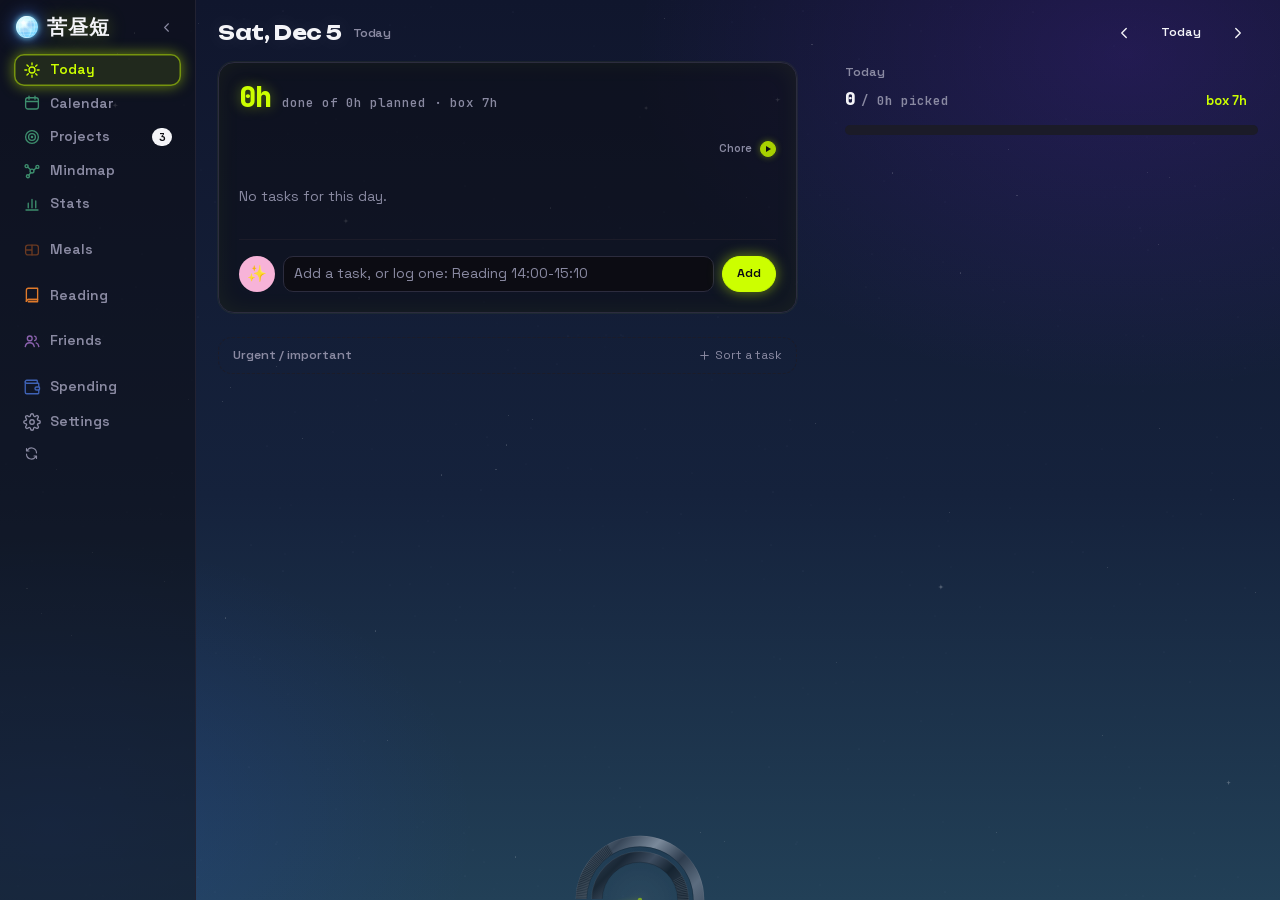
<file: index.html>
<!DOCTYPE html>
<html lang="en" data-theme="light">
<head>
<meta charset="utf-8">
<meta name="viewport" content="width=device-width,initial-scale=1,viewport-fit=cover">
<title>苦昼短</title>
<meta name="description" content="Plan backwards from the deadline, one day at a time.">
<link rel="manifest" href="manifest.json">
<link rel="apple-touch-icon" href="icon-180.png">
<link rel="icon" type="image/png" href="favicon.png">
<meta name="apple-mobile-web-app-capable" content="yes">
<meta name="mobile-web-app-capable" content="yes">
<meta name="apple-mobile-web-app-title" content="苦昼短">
<meta name="apple-mobile-web-app-status-bar-style" content="default">
<meta name="theme-color" content="#FFFFFF">
<script>
// 第一笔就把白天 / 夜里画对，不等模块加载：夜里打开不闪一下白，手机顶上那一条取到的颜色也从一开始就对。
// 规则同 js/day.js 的 lookAt（点过日月的管到下一个六点，别的看钟点：6 点到 18 点是白天），改那边要一起改
(function () {
  var now = new Date(), h = now.getHours(), look = h >= 6 && h < 18 ? "light" : "dark";
  try {
    var hold = ((JSON.parse(localStorage.getItem("kuzhouduan-v1")) || {}).local || {}).themeHold;
    if (hold && (hold.v === "light" || hold.v === "dark") && now.getTime() < Number(hold.until)) look = hold.v;
  } catch (e) { /* 存的东西读不出来：照钟点 */ }
  document.documentElement.setAttribute("data-theme", look);
  document.querySelector('meta[name="theme-color"]').setAttribute("content", look === "dark" ? "#0C0C13" : "#FFFFFF");
})();
</script>
<link rel="preload" href="fonts/space-grotesk.woff2" as="font" type="font/woff2" crossorigin>
<link rel="stylesheet" href="css/app.css">
<link rel="stylesheet" href="css/money.css">
</head>
<body>
<div class="app">
  <aside id="side" aria-label="Navigation"></aside>
  <main id="main"></main>
  <aside id="pool" aria-label="Pool" hidden></aside>
</div>
<div id="dock" aria-label="Timer"></div>
<div id="sun"></div>
<div id="modal" hidden></div>
<div id="toast" role="status" aria-live="polite" hidden></div>
<noscript><p style="padding:24px">苦昼短 needs JavaScript.</p></noscript>
<script type="module" src="js/main.js"></script>
</body>
</html>
</file>
<file: css/app.css>
/* 苦昼短 · 白天 = A「白昼酸」（白底、黑粗描边、硬投影、荧光色块）；夜间 = B「夜店」（黑底霓虹、会发光）
   动物纹的规矩：没做的块 = 斑马纹，部分完成 = 豹纹，做完 = 纯色；夜间 Optional 任务垫一层淡豹纹。
   框能少就少（2026-10）：分组从轻到重是 对齐 → 留白 → 标题 → 细线 → 底色 → 细边 → 粗边 + 硬投影，每处用最轻、还看得清的那一级。
   粗边 + 硬投影（夜里是细边 + 内发光）只给三样：每页主内容的卡片、浮在上面的（浮条、弹层、菜单）、主按钮。
   框里不套框；汇总、提醒、状态、小标签不套框；次按钮和小签不描边、铺淡底 --tonal，成排重复的做成字；
   选中 / 当前用填色（夜里亮着的霓虹边留着，那是状态）。照留的：输入框、能拖的小块、数据图的格子、删除确认。
   字（2026-11-23，照 hallmark 的底线）：正文字号只用 11 / 12.5 / 14 / 16 / 18 / 20；小标签正常大小写、不拉字距、600，别再写 uppercase（test/type.test.mjs 守着）。
   强调色只有青柠一个。 */

@font-face { font-family: "Unbounded"; src: url("../fonts/unbounded.woff2") format("woff2"); font-weight: 400 900; font-display: swap; }
@font-face { font-family: "Space Grotesk"; src: url("../fonts/space-grotesk.woff2") format("woff2"); font-weight: 300 700; font-display: swap; }
@font-face { font-family: "JetBrains Mono"; src: url("../fonts/jetbrains-mono.woff2") format("woff2"); font-weight: 400 800; font-display: swap; }

:root, [data-theme="light"] {
  color-scheme: light;
  --page: #F3F3EE; --bg: #FFFFFF; --surface: #F2F2EE; --surface2: #E8E8E2; --track: #EDEDE7;
  --ink: #0B0B0B; --muted: #6E6E76; --line: #EBEBE6; --edge: #0B0B0B;
  --c-Main: #B2E600; --c-Work: #2F5BFF; --c-Fun: #FF3EA5; --c-Chore: #FF7A1A; --c-None: #B4B4BC;
  --accent: #C6FF00; --accent-ink: #0B0B0B; --hot: #FF3EA5; --blue: #2F5BFF; --warn: #FF2E55; --ok: #27B35A;
  --warn-text: #D6123B;   /* 红字：--warn 铺成色块才够亮，当字只有 3.3:1 */
  --yr-rest: #B8860B;   /* Year 休息日的金框：金条渐变里最深的那一截，白底上才看得清 */
  --yr-total: #3C7A94;   /* Year 第一条（Build + Work + Chores）白天的颜色：Build 绿和 Work 蓝混出来的青蓝，她 2026-11-18 挑的；荧光绿在浅底上分不出深浅，也和下面两条不是一个质感 */
  --yr-over: #B5413F;   /* 超过 7 小时：调色板里的茜红 */
  --yr-tile: #EDEDE7; --yr-off: #D6D6DC;   /* Year 第二条：没填色的格子（她 2026-11-18 晚要回原来的浅色，白字在上面看不清，她知道，可以关掉数字）、周末和假期的灰字 */
  --meter: linear-gradient(90deg, #C6FF00, #FF3EA5 70%, #2F5BFF);
  --b: 1.5px solid var(--edge); --b-soft: 1.5px solid #E2E2DC; --b-ctl: 1px solid #CDCDC6;
  --hard: 2px 2px 0 var(--edge); --hard-lg: 3px 3px 0 var(--edge); --glow: none;
  --card: rgba(255, 255, 255, .5); --frost: blur(4px) saturate(140%);
  --tonal: rgba(11, 11, 11, .06);   /* 次按钮、小签的淡底：不描边，靠一层很淡的墨分出来；半透明，铺在卡片上、天上都一样淡 */
  --r: 14px; --r-sm: 10px;
  --leo-spot: #0B0B0B; --leo-inner: #FF3EA5; --zebra-ink: #0B0B0B;
  --k-Main: #719507; --k-Work: #1B4BFE; --k-Fun: #E40187; --k-Chore: #E36B02; --k-None: #85858F; --k-sleep: #5F5F6C; --k-care: #9A9AA6; --k-chores: #D3D3DA; --k-blank: #EFEFEA; --grid: #ECECE6;
  --display: "Unbounded", -apple-system, "PingFang SC", sans-serif;
  --body: "Space Grotesk", -apple-system, BlinkMacSystemFont, "PingFang SC", "Helvetica Neue", sans-serif;
  --num: "Space Grotesk", -apple-system, sans-serif;
  --cjk: -apple-system, "PingFang SC", "Hiragino Sans GB", "Noto Sans SC", sans-serif;
  --ease: cubic-bezier(.22, .9, .28, 1);
  /* 弹簧（Kinetics 的做法：把弹簧的位移曲线采样成 linear()，不用动画库）。--spring = 劲 400、阻尼 32，约 0.4s 停稳、冲过头一点点；
     --spring-pop = 劲 300、阻尼 20，约 0.57s，弹得明显一点（提示条）。不认 linear() 的旧浏览器整条规则作废、用回默认的 ease */
  --spring: linear(0, .035, .121, .233, .354, .473, .582, .679, .761, .829, .883, .924, .956, .979, .994, 1.005, 1.011, 1.014, 1.015, 1.015, 1.014, 1.012, 1.01, 1.008, 1.007, 1.005, 1.004, 1.003, 1);
  --spring-pop: linear(0, .053, .183, .351, .527, .693, .833, .944, 1.024, 1.074, 1.101, 1.108, 1.103, 1.089, 1.071, 1.051, 1.033, 1.018, 1.006, .998, .992, .989, .988, .989, .99, .992, .994, .996, 1);
}

[data-theme="dark"] {
  color-scheme: dark;
  --page: #07070B; --bg: #0C0C13; --surface: #15151F; --surface2: #1E1E2B; --track: #1B1B28;
  --ink: #F4F4F8; --muted: #8A8AA2; --line: #1C1C29; --edge: #2C2C3E;
  --c-Main: #CCFF00; --c-Work: #00E5FF; --c-Fun: #FF2BD6; --c-Chore: #FF9100; --c-None: #5C5C70;
  --accent: #CCFF00; --accent-ink: #0C0C13; --hot: #FF2BD6; --blue: #00E5FF; --warn: #FF4D6D; --ok: #5CFF9D;
  --warn-text: #FF4D6D;
  --yr-rest: #F5C542;
  --yr-total: #CCFF00;
  --yr-over: #FF5A36;   /* 偏暖的红，和荧光绿放一起不发粉 */
  --yr-tile: #1B1B28; --yr-off: #B8B8C4;
  --meter: linear-gradient(90deg, #CCFF00, #00E5FF 60%, #FF2BD6);
  --b: 1px solid var(--edge); --b-soft: 1px solid #222232; --b-ctl: var(--b);
  --hard: 0 0 0 1px rgba(204, 255, 0, .05), 0 0 24px rgba(204, 255, 0, .06) inset; --hard-lg: 0 0 40px rgba(0, 229, 255, .06); --glow: 0 0 14px rgba(204, 255, 0, .5);
  --card: rgba(12, 12, 19, .5); --frost: none;   /* 夜里不糊：星芒只有一两个像素，糊 4px 就整片没了（白天的云又大又软，糊一点没关系） */
  --tonal: rgba(255, 255, 255, .08);   /* 夜里的淡底是一层很淡的白：铺在青柠底的选中行上也透得出底色 */
  --leo-spot: #FF2BD6; --leo-inner: rgba(255, 43, 214, .35); --zebra-ink: rgba(255, 255, 255, .85);
  --k-Main: #7BA208; --k-Work: #0083FC; --k-Fun: #F504A2; --k-Chore: #DB7206; --k-None: #6A6A80; --k-sleep: #A2A2BA; --k-care: #666680; --k-chores: #343446; --k-blank: #1B1B28; --grid: #1F1F2D;
  --num: "JetBrains Mono", ui-monospace, monospace;
}

* { box-sizing: border-box; }
html { -webkit-tap-highlight-color: transparent; -webkit-text-size-adjust: 100%; }
body { margin: 0; background: var(--page); color: var(--ink); font: 14px/1.4 var(--body); }
/* 备餐页上触控板横着划是开 / 收 Big buys：别让浏览器当成「后退 / 前进」 */
html:has(> body[data-view="meals"]) { overscroll-behavior-x: none; }
body.phone { background: var(--bg); }
/* 手机宽度下底色从第一笔就是 --bg，不等脚本加上 body.phone：iPhone 顶上那一条（灵动岛那里）是照页面一打开时的底色取的 */
@media (max-width: 760px) { body { background: var(--bg); } }
button, input, select, textarea { font: inherit; color: inherit; }
/* 按钮：手机上点两下不会把页面放大（manipulation）、长按不会选中上面的字；
   悬停的效果都包在 @media (hover: hover) 里，手机点过以后不会一直「悬停」着（祖先悬停才露出来的小按钮留着，手机上点一下也能露出来） */
button { cursor: pointer; touch-action: manipulation; -webkit-user-select: none; user-select: none; }
a { color: inherit; }
.num { font-family: var(--num); font-variant-numeric: tabular-nums; }
.ic { width: 18px; height: 18px; flex-shrink: 0; fill: none; stroke: currentColor; stroke-width: 1.8; stroke-linecap: round; stroke-linejoin: round; }
/* 浏览器自己画的那几样也跟主题：选中文字是青柠，滚动条是淡墨（量过：Mac 上还是自动隐藏，不占宽度） */
::selection { background: var(--accent); color: var(--accent-ink); }
html { scrollbar-color: color-mix(in srgb, var(--ink) 28%, transparent) transparent; }
:focus-visible { outline: 2px solid var(--ink); outline-offset: 2px; }   /* 白天用墨色：青柠在白底上几乎看不见 */
[data-theme="dark"] :focus-visible { outline-color: var(--accent); }
input, select, textarea { min-width: 0; padding: 7px 10px; border: var(--b-soft); border-radius: var(--r-sm); background: var(--bg); transition: border-color .15s; }
select { border: var(--b-ctl); }
input:focus, select:focus, textarea:focus { outline: none; border-color: var(--edge); }
[data-theme="dark"] input:focus, [data-theme="dark"] select:focus, [data-theme="dark"] textarea:focus { border-color: var(--accent); box-shadow: 0 0 0 3px rgba(204, 255, 0, .15); }
input::placeholder, textarea::placeholder { color: var(--muted); }
input[type="number"] { -moz-appearance: textfield; }
input[type="number"]::-webkit-inner-spin-button { -webkit-appearance: none; }
[hidden] { display: none !important; }

/* ---------- 按钮 ---------- */
/* 按钮三级：主按钮（.primary / .cta）= 青柠 + 粗边 + 硬投影，一块区域一个；次按钮（.btn）= 不描边的淡底；
   成排重复、不常按的（分组标题行的 + Plan 之类）= 只有字，鼠标停上去才出淡底 */
.btn { display: inline-flex; align-items: center; justify-content: center; gap: 6px; padding: 7px 12px; border: 1px solid transparent; border-radius: 999px; background: var(--tonal); font-weight: 600; font-size: 12.5px; white-space: nowrap; text-decoration: none; transition: transform .15s var(--ease), box-shadow .15s; }
.btn:active { transform: scale(.96); }
.btn.primary, .btn.cta { border: var(--b); background: var(--accent); color: var(--accent-ink); box-shadow: var(--hard); }
.btn.danger { color: var(--warn-text); }
[data-theme="dark"] .btn.primary, [data-theme="dark"] .btn.cta { background: var(--accent); color: var(--accent-ink); border-color: var(--accent); box-shadow: var(--glow); }
.icon-btn { display: inline-grid; place-items: center; width: 32px; height: 32px; padding: 0; border: 0; border-radius: 10px; background: transparent; color: var(--muted); }
@media (hover: hover) { .icon-btn:hover { background: var(--surface); color: var(--ink); } }
/* 翻页（‹ Today ›）、Week / Month 这类：平时只有字和箭头，鼠标停上去出淡底；选中的仍是青柠 */
.nav { display: inline-flex; align-items: center; justify-content: center; gap: 6px; min-width: 30px; height: 28px; padding: 0 10px; border: 1px solid transparent; border-radius: 999px; background: transparent; font-weight: 600; font-size: 12.5px; text-decoration: none; white-space: nowrap; }
@media (hover: hover) { .nav:hover { background: var(--tonal); } }
.nav.on { background: var(--accent); color: var(--accent-ink); }
[data-theme="dark"] .nav.on { background: rgba(204, 255, 0, .12); color: var(--accent); border-color: var(--accent); }
.link { padding: 0; border: 0; background: none; color: var(--muted); font-size: 12.5px; font-weight: 600; text-decoration: underline; text-underline-offset: 3px; }
/* 分段开关：不要外框，一条淡底的轨道，选中的那段是青柠（iOS 分段控件的做法） */
.seg { display: inline-flex; padding: 2px; border: 1px solid transparent; border-radius: 999px; background: var(--tonal); }
.seg button { padding: 4px 10px; border: 0; border-radius: 999px; background: transparent; font-size: 12.5px; font-weight: 600; }
.seg button.on { background: var(--accent); color: var(--accent-ink); }
[data-theme="dark"] .seg button.on { box-shadow: var(--glow); }

/* ---------- 整站底图（#sky，js/fx.js 建的）：白天 = 蓝天白云，夜里 = 碎星芒 ----------
   全是渐变加几小块 SVG 平铺，没有图片。云有七朵，云影一朵带粉、一朵带蓝。垫在所有东西下面：侧栏、卡片都是半透明的（--card + 轻磨砂，见文件最后），透得出来。
   云极慢地飘；星芒分四层，每层平铺的大小、呼吸的快慢都不一样，看着就不齐。设置里关了动效（.still）或系统要求减少动态时都停住。
   手机上也是整片天、云和星芒（2026-10 她要的）：任务行本来就是透明的；白天的天从顶上的纯白开始，灵动岛那一条和下面接得上 */
#sky { position: fixed; inset: 0; z-index: -1; overflow: hidden; pointer-events: none; }
#sky i { position: absolute; inset: 0; }
/* 白天是「酸性霞光」：天只有很淡的蓝，左上漫一团玫红、右边一团电光蓝，地平线泛青柠——白昼酸自己的三个颜色 */
/* 天色跟着钟点（js/day.js 的 skyAt → #sky 上的 --sk-* 变量）：早上偏暖、傍晚偏粉；夜里刚入夜带紫、后半夜最深、天亮前泛青。括号里是正午 / 后半夜的样子 */
[data-theme="light"] #sky { background: radial-gradient(46rem 28rem at 6% 0%, rgba(255, 62, 165, var(--sk-pk, .2)), transparent 72%), radial-gradient(48rem 30rem at 100% 32%, rgba(47, 91, 255, var(--sk-bl, .15)), transparent 72%), linear-gradient(180deg, var(--sk-top, #E9F3FF), var(--sk-mid, #FAFCFF) 52%, var(--sk-hor, #EEFFB8)); }
[data-theme="dark"] #sky { background: radial-gradient(44rem 30rem at 88% 6%, rgba(123, 44, 255, .17), transparent 70%), radial-gradient(38rem 26rem at 4% 92%, rgba(47, 91, 255, .14), transparent 70%), linear-gradient(180deg, var(--sk-top, #07070B), var(--sk-mid, #07070B) 55%, var(--sk-hor, #0B0B14)); }
[data-theme="light"] #sky :is(.st-far, .st-near, .hz-grid), [data-theme="dark"] #sky :is(.cloud, .hz-lines) { display: none; }
#sky .cloud { inset: 0 -4rem; will-change: transform; animation: cloud-drift 150s ease-in-out infinite alternate;
  background-image: radial-gradient(30rem 11rem at 76% 8%, rgba(255, 255, 255, .96), transparent 62%), radial-gradient(34rem 12rem at 78% 12%, rgba(255, 62, 165, .12), transparent 66%),
    radial-gradient(22rem 8rem at 30% 6%, rgba(255, 255, 255, .94), transparent 62%), radial-gradient(26rem 9rem at 32% 10%, rgba(47, 91, 255, .1), transparent 66%),
    radial-gradient(26rem 9rem at 52% 34%, rgba(255, 255, 255, .94), transparent 62%), radial-gradient(30rem 10rem at 54% 38%, rgba(255, 62, 165, .1), transparent 66%),
    radial-gradient(22rem 8rem at 92% 54%, rgba(255, 255, 255, .92), transparent 62%), radial-gradient(26rem 9rem at 94% 58%, rgba(47, 91, 255, .09), transparent 66%),
    radial-gradient(24rem 8.5rem at 14% 60%, rgba(255, 255, 255, .92), transparent 62%), radial-gradient(28rem 9.5rem at 16% 64%, rgba(255, 62, 165, .09), transparent 66%),
    radial-gradient(26rem 9rem at 62% 80%, rgba(255, 255, 255, .92), transparent 62%), radial-gradient(30rem 10rem at 64% 84%, rgba(47, 91, 255, .08), transparent 66%),
    radial-gradient(22rem 7.5rem at 34% 96%, rgba(255, 255, 255, .9), transparent 62%); }
/* 星星三层（js/fx.js）：最远一层是两块平铺的小暗点；中间一层小白点各闪各的；最近几颗小星芒（.sp）闪得慢。整片的亮度跟着钟点（--sk-stars，刚入夜、天亮前暗一点）。
   另外每隔一两秒挑一到三颗亮一下（.st-flash，脚本里的关键帧；.mid / .big 亮一档、两档） */
#sky .st-far, #sky .st-near { opacity: var(--sk-stars, 1); transition: opacity 2s; }
#sky .st-near b { position: absolute; border-radius: 50%; background: #fff; opacity: .55; animation: twinkle var(--d) ease-in-out infinite; animation-delay: var(--dl); }
#sky .st-near b.sp { border-radius: 0; background: none; opacity: .8; }
#sky .st-near svg, .st-flash svg { display: block; width: 100%; height: 100%; }
.st-flash { position: absolute; pointer-events: none; filter: drop-shadow(0 0 2px #fff); }
.st-flash.mid { filter: drop-shadow(0 0 3px #fff) drop-shadow(0 0 6px rgba(255, 255, 255, .5)); }
.st-flash.big { filter: drop-shadow(0 0 3px #fff) drop-shadow(0 0 8px rgba(204, 255, 0, .7)); }
@keyframes twinkle { 50% { opacity: .1; } }
#sky.still :is(i, b) { animation: none; }
/* 地平线（她挑的）：只在有任务正在计时（body.timing）时慢慢浮出来，停了就淡掉，平时没有；要淡（2026-10-17 她说的）。
   白天 = 底边一片往远处收窄的横线地面：玫红、电光蓝两道错开（和太阳身上的横纹一套，丝网印错版；先试过网点，她说太密有点密集恐怖）；
   夜里 = 底边一层霓虹网格地面。两样都铺满整个屏宽、往两边淡掉，消失点在屏幕正中——和计时浮条、时间饼图同一条中轴（她点名要对齐）。
   计时时都往前走。手机上更淡、更矮 */
#sky .hz-lines, #sky .hz-grid { opacity: 0; transition: opacity 1.6s ease; }
#sky .hz-lines { inset: auto 0 0 0; height: 34vh; overflow: hidden; perspective: 220px; perspective-origin: 50% 0;
  -webkit-mask: radial-gradient(48% 120% at 50% 100%, #000 35%, transparent 75%), linear-gradient(transparent, #000 40%); -webkit-mask-composite: source-in;
  mask: radial-gradient(48% 120% at 50% 100%, #000 35%, transparent 75%) intersect, linear-gradient(transparent, #000 40%); }
#sky .hz-lines b { position: absolute; left: -60%; right: -60%; top: 0; height: 300%; transform-origin: 50% 0; transform: rotateX(62deg); will-change: transform;
  background: linear-gradient(rgba(255, 62, 165, .55) 0 3px, transparent 3px) 0 0 / 100% 16px, linear-gradient(rgba(47, 91, 255, .4) 0 3px, transparent 3px) 0 3px / 100% 16px; }
#sky .hz-grid { inset: auto 0 0 0; height: 34vh; overflow: hidden; perspective: 220px; perspective-origin: 50% 0;
  -webkit-mask: radial-gradient(56% 120% at 50% 100%, #000 40%, transparent 80%), linear-gradient(transparent, #000 75%); -webkit-mask-composite: source-in;
  mask: radial-gradient(56% 120% at 50% 100%, #000 40%, transparent 80%) intersect, linear-gradient(transparent, #000 75%); }
#sky .hz-grid b { position: absolute; left: -40%; right: -40%; top: 0; height: 260%; transform-origin: 50% 0; transform: rotateX(64deg); will-change: transform;
  background: linear-gradient(rgba(204, 255, 0, .16) 1px, transparent 1px) 0 0 / 100% 22px, linear-gradient(90deg, rgba(204, 255, 0, .12) 1px, transparent 1px) 50% 0 / 26px 100%; }
body.timing #sky .hz-lines { opacity: .42; }
body.timing #sky .hz-grid { opacity: .6; }
body.timing #sky .hz-lines b { animation: lines-run 1.8s linear infinite; }
body.timing #sky .hz-grid b { animation: grid-run 1.4s linear infinite; }
@keyframes lines-run { to { transform: rotateX(62deg) translateY(16px); } }
@keyframes grid-run { to { transform: rotateX(64deg) translateY(22px); } }
body.phone #sky :is(.hz-lines, .hz-grid) { height: 24vh; }
body.phone.timing #sky .hz-lines { opacity: .26; }
body.phone.timing #sky .hz-grid { opacity: .35; }
/* 手机：最顶上那一截和灵动岛那条同色（白天纯白、夜里 --bg），往下才是跟着钟点的天 */
[data-theme="light"] body.phone #sky { background: radial-gradient(22rem 14rem at 0% 6rem, rgba(255, 62, 165, calc(var(--sk-pk, .2) * .8)), transparent 72%), radial-gradient(24rem 16rem at 100% 40%, rgba(47, 91, 255, calc(var(--sk-bl, .15) * .87)), transparent 72%), linear-gradient(180deg, #FFFFFF, var(--sk-top, #E9F3FF) 9rem, var(--sk-mid, #FAFCFF) 55%, var(--sk-hor, #EEFFB8)); }
[data-theme="dark"] body.phone #sky { background: radial-gradient(44rem 30rem at 88% 6%, rgba(123, 44, 255, .17), transparent 70%), radial-gradient(38rem 26rem at 4% 92%, rgba(47, 91, 255, .14), transparent 70%), linear-gradient(180deg, var(--bg), var(--sk-top, #07070B) 9rem, var(--sk-mid, #07070B) 55%, var(--sk-hor, #0B0B14)); }
@keyframes cloud-drift { to { transform: translateX(3rem); } }
/* 天上偶尔经过的小东西（js/sky.js）：只在经过的那一会儿在，走完就拿掉。位置和走法都是脚本给的 transform。
   白天的飞机 = 高空一个小点拖两道长尾迹；夜里的红眼航班 = 一闪一闪的红灯加一颗小白灯；四季飘的东西（样子是脚本里的 svg）；
   流星（头在右端，尾巴淡出去）；潮水（贴在右下角的一片，画在 1000 × 100 的格子里横向拉开，线宽不跟着拉） */
.sky-ev { position: absolute; left: 0; top: 0; will-change: transform; }
.sky-plane, .sky-redeye { display: flex; align-items: center; transform-origin: 100% 50%; }
/* 白天的飞机：铅笔画的两道墨蓝尾迹（js/sky.js 的 plane，颜色和断开的云在 SVG 里）+ 机头一个墨蓝小点 */
.sky-trail { display: block; overflow: visible; }
.sky-dot { width: 4px; height: 4px; margin-left: -1px; border-radius: 50%; background: rgba(30, 47, 92, .85); }
.sky-red { width: 3px; height: 3px; border-radius: 50%; background: #FF2D4A; animation: sky-blink 1.2s steps(1) infinite; }
.sky-white { width: 2px; height: 2px; margin-left: 3px; border-radius: 50%; background: #F4F4F8; opacity: .8; }
.sky-fall svg { display: block; width: 100%; }
.sky-tide { left: auto; top: auto; right: 0; bottom: 0; transform-origin: 100% 100%; }
.sky-tide svg { display: block; width: 100%; height: 100%; overflow: visible; }
.sky-tide path { vector-effect: non-scaling-stroke; }
/* 手机上底下有计时浮条时，潮水那么矮会整个被它挡住：把水面抬到浮条上沿，水从浮条后面漫出来、再退回它后面 */
/* 手机上潮水也从屏幕最底下漫进来（2026-11-28 她说：不要抬到浮条中上方那么高）——浮条浮在水上，iPhone 底下 Home 条那一截正好是水。不再跟着 --dock-h 抬 */
.sky-meteor { height: 1.3px; border-radius: 2px; background: linear-gradient(to right, rgba(190, 244, 255, 0), rgba(233, 251, 255, .95)); transform-origin: 100% 50%; }
@keyframes sky-blink { 0%, 16% { opacity: 1; } 17%, 100% { opacity: .12; } }

/* ---------- 整体布局 ---------- */
.app { display: grid; grid-template-columns: var(--side-w, 196px) minmax(0, 1fr) auto; min-height: 100vh; }
body.side-min { --side-w: 54px; }
#main { min-width: 0; padding: 16px 22px 90px; }
body.phone .app { display: block; }
body.phone #side, body.phone #pool { display: none; }
body.phone #main { max-width: 560px; margin: 0 auto; padding: 0 16px calc(40px + env(safe-area-inset-bottom)); }

/* 侧栏 */
#side { position: sticky; top: 0; height: 100vh; overflow: auto; display: flex; flex-direction: column; gap: 4px; padding: 14px 10px 10px; background: var(--bg); border-right: var(--b-soft); }
.brand { display: flex; align-items: center; gap: 9px; padding: 0 6px 10px; }
.brand h1 { margin: 0; font: 900 20px/1 var(--cjk); letter-spacing: .06em; }
[data-theme="dark"] .brand h1 { text-shadow: 0 0 18px rgba(204, 255, 0, .35); }
.snav { display: grid; gap: 14px; }
/* 四段（排时间 / 备餐 / 阅读 / 人）：不铺底色、不写标题，靠段和段之间的空隙分开（框能少就少）。
   每段的图标是那个大类的油画色（--tint，main.js 里按大类现取：排时间 = Build、备餐 = Chores、阅读 = Leisure、人 = Friends）；当前页那项的图标跟着字走 */
.sblock { display: grid; gap: 2px; padding: 0 4px; }
.sblock a:not(.on) .ic { color: var(--tint); }
.sbot .snav { padding: 0 4px; }
.snav a { position: relative; isolation: isolate; display: flex; align-items: center; gap: 9px; padding: 6px 9px; border-radius: 10px; text-decoration: none; font-weight: 600; font-size: 14px; color: var(--muted); }
@media (hover: hover) { .snav a:hover { background: var(--surface); color: var(--ink); } }
.snav a.on { color: var(--accent-ink); background: transparent; }
@media (hover: hover) { .snav a.on:hover { color: var(--accent-ink); background: transparent; } }
/* 当前页底下那块青柠：换页时从旧的那项滑到新的那项（js/motion.js 的 glidePills，弹簧曲线） */
.snav-pill { position: absolute; inset: 0; z-index: -1; border-radius: 10px; background: var(--accent); }
[data-theme="dark"] .snav a.on { color: var(--accent); }
[data-theme="dark"] .snav-pill { background: rgba(204, 255, 0, .1); box-shadow: inset 0 0 0 1.5px rgba(204, 255, 0, .5), var(--glow); }
.snav a b { margin-left: auto; min-width: 20px; padding: 0 6px; border-radius: 999px; background: var(--ink); color: var(--bg); font: 700 11px/18px var(--num); text-align: center; }
.side-tog { width: 26px; height: 26px; margin-left: auto; }
.side-tog .ic { width: 15px; height: 15px; }
/* 收起：只剩图标 */
body.side-min #side { padding: 14px 7px 10px; align-items: center; }
body.side-min .brand { flex-direction: column; gap: 8px; padding: 0 0 8px; }
body.side-min .brand h1 { display: none; }
body.side-min .side-tog { margin: 0; }
body.side-min .snav a { position: relative; justify-content: center; padding: 7px; }
body.side-min .snav a span { display: none; }
body.side-min .snav a b { position: absolute; top: 1px; right: 1px; min-width: 0; width: 8px; height: 8px; padding: 0; font-size: 0; line-height: 0; box-shadow: 0 0 0 2px var(--bg); }
/* 收起来以后，当前页右边贴着侧栏的边线一道青柠竖条（她从试样里挑的「甲」）：白天描一圈很淡的墨（青柠在白底上不显），夜里带一点光 */
body.side-min .snav a.on::after { content: ""; position: absolute; top: 5px; bottom: 5px; right: -10.25px; width: 3px; border-radius: 3px 0 0 3px; background: var(--accent); box-shadow: inset 0 0 0 .5px rgba(11, 11, 11, .3); }
[data-theme="dark"] body.side-min .snav a.on::after { box-shadow: 0 0 10px var(--accent); }
body.side-min .sfoot { flex-direction: column; }
body.side-min .sbot { justify-items: center; }
body.side-min .sbot .snav { padding: 0; }
body.side-min .sync-pill { flex: none; padding: 8px; }
body.side-min .sync-pill span { display: none; }
.sfoot { display: flex; align-items: center; gap: 6px; }
.sync-pill { flex: 1; min-width: 0; display: flex; align-items: center; gap: 7.5px; padding: 7px 10px; border: 1.5px solid transparent; border-radius: 999px; background: transparent; font-size: 12.5px; color: var(--muted); }
.sync-pill span { display: -webkit-box; -webkit-box-orient: vertical; -webkit-line-clamp: 3; overflow: hidden; line-height: 1.3; text-align: left; }   /* 长的状态（Update Code.gs in your Sheet first — saved here）折行写全，不再截成「Update Code.gs in y…」 */
.sync-pill .ic { width: 15px; height: 15px; margin: 0 3px; }   /* 图标占 18px 宽、字从同一条线开始，和上面侧栏各项对齐（同步中的小转圈也一样） */
.sync-pill.bad, .sync-status.bad { color: var(--warn-text); }
.sync-status { font-size: 12.5px; color: var(--muted); }

/* 页头 */
.page-head { display: flex; align-items: center; justify-content: space-between; gap: 12px; flex-wrap: wrap; margin-bottom: 12px; }
/* 电脑上每一页的标题行一样高（2026-11-22 晚对齐）：以前跟着右边按钮的高矮变（28–34px），标题在各页上下差 3px、下面的内容起点也不一样 */
body:not(.phone) .page-head { min-height: 34px; }
.page-head h2 { margin: 0; font: 700 20px/1.2 var(--display); letter-spacing: -.02em; }
.page-head h2 small { margin-left: 6px; font: 600 12.5px var(--body); color: var(--muted); vertical-align: 3px; }
.tools { display: flex; align-items: center; gap: 6px; flex-wrap: wrap; }
[data-theme="dark"] .page-head h2 { text-shadow: 0 0 22px rgba(255, 255, 255, .12); }
/* 白天的字也带上霞光里那两个颜色：页面标题电光蓝，大数字玫红（夜里它们是白字和发光的青柠）。正文、小标签不上色，读着才不累 */
[data-theme="light"] .page-head h2, [data-theme="light"] .phead h1 { color: var(--blue); }
[data-theme="light"] .big, [data-theme="light"] .tv { color: var(--hot); }

/* ---------- 日月（侧栏左上 / 手机顶栏，点一下换白天夜里；js/ui/common.js 的 ballHTML） ----------
   白天是太阳：黄 → 橙 → 粉 → 紫的渐变圆，下半截镂三道横纹；夜里是月亮：冰蓝的满月，几块淡淡的明暗，一圈蓝的光晕。
   两样都带一层镜面球的细格，两种转法一起走：整颗在平面里慢慢转（spin），格子的经线绕着竖轴扫过去（ball-lon）。
   底色和横纹的 mask 在里面的 svg 上，光晕在按钮上（放一起光晕会被 mask 吃掉）。
   转的也是里面的 svg，按钮自己不转：换白天夜里的过场是给按钮起名字的（view-transition-name: orb），它要是带着转，
   过场里「往下落 / 往上升」就会朝着它当时转到的方向走，每次不一样 */
.ball { flex-shrink: 0; width: 22px; height: 22px; padding: 0; border: 0; border-radius: 50%; background: none; }
.ball svg { display: block; width: 100%; height: 100%; border-radius: 50%; animation: spin 9s linear infinite; }
[data-theme="light"] .ball { filter: drop-shadow(0 0 3px rgba(255, 120, 90, .6)); }
[data-theme="light"] .ball svg { background: linear-gradient(180deg, #FFD84A, #FF9F3D 34%, #FF4F8B 68%, #C24BD6);
  -webkit-mask: linear-gradient(#000 0 56%, transparent 56% 60%, #000 60% 70%, transparent 70% 75.5%, #000 75.5% 84%, transparent 84% 91%, #000 91%);
  mask: linear-gradient(#000 0 56%, transparent 56% 60%, #000 60% 70%, transparent 70% 75.5%, #000 75.5% 84%, transparent 84% 91%, #000 91%); }
[data-theme="dark"] .ball { filter: drop-shadow(0 0 3px rgba(120, 225, 255, .9)) drop-shadow(0 0 9px rgba(70, 130, 255, .6)); }
[data-theme="dark"] .ball svg { background: radial-gradient(circle at 66% 40%, rgba(30, 110, 220, .28) 0 12%, transparent 24%),
  radial-gradient(circle at 40% 70%, rgba(30, 110, 220, .22) 0 14%, transparent 28%), radial-gradient(circle at 38% 34%, #F4FFFF, #BFF4FF 38%, #62CEFF 72%, #3393EA); }
.ball-grid { fill: none; stroke: #fff; stroke-opacity: .55; stroke-width: .5px; }
.ball-grid path { vector-effect: non-scaling-stroke; }
.ball-lon { transform-box: view-box; transform-origin: 50px 50px; transform: scaleX(var(--a)); animation: ball-lon 1.3s linear infinite; }
.ball-shine { fill: #fff; fill-opacity: .58; }
@keyframes spin { to { transform: rotate(360deg); } }
@keyframes ball-lon { to { transform: scaleX(var(--b)); } }

/* ---------- 今天 ---------- */
.today-grid { display: grid; grid-template-columns: minmax(0, 1.4fr) minmax(260px, 1fr); gap: 24px 48px; align-items: start; }   /* 间距她 2026-11-22 从试样挑的「再松一点」：组和组之间拉开 */
@media (max-width: 1100px) { .today-grid { grid-template-columns: minmax(0, 1fr); } .today-side { order: -1; } }
.today-main { padding: 18px 20px 20px; border: var(--b); border-radius: 16px; background: var(--bg); box-shadow: var(--hard); }
.today-main .strip { margin-top: 12px; }
.today-main .chore { margin: 8px 0 12px; }
.today-main .row { padding: 12px 0; }
.today-main .add { margin-top: 14px; padding-top: 16px; }
.today-side { display: grid; gap: 24px; }
.today-side .overdue, .today-side .bill { margin-top: 0; }
/* 每天的打分（js/ui/scores.js）：电脑上排在右栏、汇总那块下面；窄了（右栏挪到最上面）就排到清单后面。不套框，靠留白分组：
   一块 = 上面名字、意思、只有下划线的数字格（灰字是平常的范围），下面几档（只有字，选中的铺青柠）；底下一格 note */
.today-grid { grid-template-rows: auto 1fr; }
.today-col { grid-column: 1; grid-row: 1 / span 2; display: grid; gap: 24px; align-content: start; min-width: 0; }
.today-side { grid-column: 2; grid-row: 1; }
.dsc { grid-column: 2; grid-row: 2; display: grid; gap: 1px; align-content: start; }
@media (max-width: 1100px) { .today-grid { grid-template-rows: none; } .today-col, .today-side, .dsc { grid-column: auto; grid-row: auto; } }
.dsc-head { display: flex; justify-content: space-between; align-items: baseline; margin-bottom: 6px; font-size: 12.5px; font-weight: 600; color: var(--muted); }
.dsc-head b { font-size: 12.5px; letter-spacing: 0; color: var(--ink); }
[data-theme="dark"] .dsc-head b { color: var(--accent); text-shadow: var(--glow); }
.dsc-row { padding: 5px 0 7px; }
.dsc-row + .dsc-row { margin-top: 2px; }
.dsc-top { display: flex; align-items: baseline; gap: 8px; }
.dsc-name { flex: 1; min-width: 0; }
.dsc-name b { font-size: 12.5px; font-weight: 700; }
.dsc-name span { margin-left: 8px; font-size: 11px; color: var(--muted); }
.dsc-opts { display: flex; flex-wrap: wrap; gap: 1px 2px; margin: 2px 0 0 -8px; }   /* 选项的字和名字左边对齐（按钮自己有 8px 内边距） */
.dsc-opts button { padding: 3px 8px; border: 1px solid transparent; border-radius: 999px; background: none; font-size: 12.5px; line-height: 1.3; color: var(--muted); text-align: left; }
@media (hover: hover) { .dsc-opts button:hover { background: var(--tonal); color: var(--ink); } }
.dsc-opts button.on { background: var(--accent); color: var(--accent-ink); font-weight: 600; }
[data-theme="dark"] .dsc-opts button.on { background: rgba(204, 255, 0, .12); color: var(--accent); border-color: var(--accent); box-shadow: 0 0 10px rgba(204, 255, 0, .35); }
.dsc input { padding: 2px 0 3px; border: 0; border-bottom: 1.5px solid color-mix(in srgb, var(--ink) 22%, transparent); border-radius: 0; background: transparent; }
.dsc input:focus { border-color: transparent; border-bottom-color: var(--ink); }
[data-theme="dark"] .dsc input:focus { border-bottom-color: var(--accent); box-shadow: 0 7px 8px -7px rgba(204, 255, 0, .7); }
.dsc-num { flex: none; width: 44px; font: 700 18px var(--num); text-align: center; }
.dsc-num::placeholder { font-size: 12.5px; font-weight: 500; }
.dsc-note { width: 100%; margin-top: 8px; font-size: 12.5px; }
.dsc-msg { margin: 6px 0 0; font-size: 12.5px; color: var(--muted); }
/* 收好的样子：一行摘要（换行就换行）、note、Edit */
.dsc-sum { margin: 0; font-size: 12.5px; line-height: 1.75; }
.dsc-sum b { font: 700 12.5px var(--num); }
.dsc-sum i { font-style: normal; color: var(--muted); }
.dsc-sumnote { margin: 2px 0 0; font-size: 12.5px; color: var(--muted); }
.dsc .link { justify-self: start; margin-top: 6px; font-size: 12.5px; }

/* ---------- 今天页的四象限便签（js/ui/quads.js；只电脑、只在看今天时，在任务卡片正下方；内容跨天不变） ----------
   一块软底（和 Stats 的软板一样，不描边不投影），一道细十字分四格：左右 = 紧急 / 不紧急，上下 = 重要 / 不重要。
   格子里的便签和日历的一个样子（纸、顶上胶条、纸边的影子），只用一种纸色（赭黄，和按项目上色的任务分开）。
   字跟着格子变（她挑的）：左上粗体、右上正常、左下细体（急但不值得多花注意力）、右下斜体。 */
@property --qd-glue { syntax: "<percentage>"; inherits: true; initial-value: 75%; }
.qd { --qd-line: rgba(11, 11, 11, .12); display: grid; grid-template-columns: 18px minmax(0, 1fr) minmax(0, 1fr); grid-template-rows: auto minmax(104px, 1fr) minmax(104px, 1fr);
  padding: 10px 10px 10px 4px; border-radius: var(--r); background: var(--card); -webkit-backdrop-filter: var(--frost); backdrop-filter: var(--frost); }
[data-theme="dark"] .qd { --qd-line: var(--edge); }
/* 四格都空着：收成一行（2026-11-22），淡淡的虚线，点开才是四格 */
.qd.qd-fold { display: block; padding: 0; background: none; -webkit-backdrop-filter: none; backdrop-filter: none; }
.qd-open { display: flex; align-items: center; gap: 12px; width: 100%; padding: 9px 14px; border: 1px dashed var(--line); border-radius: var(--r); background: none; font-size: 12.5px; color: var(--muted); text-align: left; }
[data-theme="light"] .qd-open { border-color: #D6D6CF; }
.qd-open b { font-size: 12.5px; font-weight: 600; }
.qd-open span { display: inline-flex; align-items: center; gap: 4px; margin-left: auto; }
.qd-open .ic { width: 13px; height: 13px; }
@media (hover: hover) { .qd-open:hover { color: var(--ink); border-color: var(--edge); } }
.qd-ax { padding: 0 0 6px; font-size: 12.5px; font-weight: 600; text-align: center; white-space: nowrap; color: var(--muted); }
.qd-v { padding: 0 0 0 6px; writing-mode: vertical-rl; rotate: 180deg; }
.qd-q { position: relative; display: grid; grid-template-columns: repeat(auto-fill, minmax(min(128px, 100%), 1fr)); align-content: start; gap: 5px; min-width: 0; padding: 8px 8px 32px; }
.qd-q[data-q="do"], .qd-q[data-q="quick"] { border-right: 1px solid var(--qd-line); }
.qd-q[data-q="do"], .qd-q[data-q="plan"] { border-bottom: 1px solid var(--qd-line); }
/* 拖着经过的那一格亮起来（和日历格子接得住时一样：白天青柠淡底 + 黑边，夜里青柠淡底 + 霓虹边） */
.qd-q::before { content: ""; position: absolute; inset: 3px; border-radius: 10px; opacity: 0; pointer-events: none; transition: opacity .15s; }
.qd-q.on::before { opacity: 1; background: #F4FFD6; box-shadow: inset 0 0 0 2px var(--edge); }
[data-theme="dark"] .qd-q.on::before { background: rgba(204, 255, 0, .08); box-shadow: inset 0 0 0 1px var(--accent), 0 0 18px rgba(204, 255, 0, .12); }
.qd-q > * { position: relative; }
/* 每格底下的 +：和日历格子的一样，鼠标移上来才出现；空着的格子淡淡露着 */
.qd-q > .qd-plus { position: absolute; left: 8px; right: 8px; bottom: 6px; display: grid; place-items: center; height: 20px; padding: 0; border: 1px dashed transparent; border-radius: 8px;
  background: none; color: var(--muted); opacity: 0; transition: opacity .15s; }
.qd-q:not(:has(> .qd-note)) > .qd-plus { opacity: .45; }
.qd-q:hover > .qd-plus, .qd-q > .qd-plus:focus-visible { opacity: 1; border-color: var(--line); }
.qd-q.adding > .qd-plus, body.dragging .qd-plus { visibility: hidden; }
.qd-plus .ic { width: 14px; height: 14px; }
.qd-addf { grid-column: 1 / -1; }
.qd-addf input { width: 100%; padding: 5px 7px; font-size: 12.5px; border: var(--b-ctl); border-radius: 8px; }
.qd-ph { border: 1.5px dashed rgba(11, 11, 11, .3); background: rgba(11, 11, 11, .03); }
[data-theme="dark"] .qd-ph { border-color: rgba(204, 255, 0, .45); background: rgba(204, 255, 0, .04); }
/* 便签：拿起来（.lift）放大一点，白天一道硬投影、夜里按纸色发光；落下时胶条深一下（.press）；打勾 = 一道横线从左往右划过去、纸淡下去 */
.qd-note { --c: #D2A52E; --paper: #FFFEF2; position: relative; display: flex; align-items: flex-start; gap: 4px; min-width: 0; padding: 6px 6px 4px;
  background: color-mix(in srgb, var(--c) 28%, var(--paper));
  box-shadow: inset 0 1.5px 0 color-mix(in srgb, var(--c) var(--qd-glue), var(--paper)), 0 1px 1px rgba(11, 11, 11, .06), 0 5px 6px -5px rgba(11, 11, 11, .35);
  font-size: 11px; line-height: 1.3; cursor: grab; transform-origin: 50% 0; transition: --qd-glue .25s, box-shadow .2s, opacity .3s, scale .32s var(--spring-pop), font-weight .25s; }
@media (hover: hover) { .qd-note:hover { background: color-mix(in srgb, var(--c) 38%, var(--paper)); } }
[data-theme="dark"] .qd-note { --paper: #0C0C13; background: color-mix(in srgb, var(--c) 22%, var(--paper)); box-shadow: inset 0 1.5px 0 color-mix(in srgb, var(--c) var(--qd-glue), var(--paper)); }
@media (hover: hover) { [data-theme="dark"] .qd-note:hover { background: color-mix(in srgb, var(--c) 32%, var(--paper)); } }
.qd-note[data-q="do"] { font-weight: 700; }
.qd-note[data-q="quick"] { font-weight: 300; }
.qd-note[data-q="drop"] { font-style: italic; }
.qd-t { flex: 1; min-width: 0; overflow-wrap: anywhere; }
.qd-tx { background: linear-gradient(currentColor, currentColor) 0 62% / 0 1.2px no-repeat; -webkit-box-decoration-break: clone; box-decoration-break: clone; transition: background-size .38s cubic-bezier(.6, 0, .3, 1); }
.qd-note.done { opacity: .5; }
.qd-note.done .qd-tx { background-size: 100% 1.2px; }
.qd-note.qd-fly { position: fixed; top: 0; left: 0; z-index: 100; margin: 0; pointer-events: none; }
.qd-note.lift { scale: 1.06; box-shadow: inset 0 1.5px 0 color-mix(in srgb, var(--c) var(--qd-glue), var(--paper)), 3px 3px 0 var(--edge); }
[data-theme="dark"] .qd-note.lift { box-shadow: inset 0 1.5px 0 color-mix(in srgb, var(--c) var(--qd-glue), var(--paper)), 0 0 0 1px color-mix(in srgb, var(--c) 70%, #fff), 0 0 22px color-mix(in srgb, var(--c) 50%, transparent); }
.qd-note.press { --qd-glue: 100%; }
[data-theme="dark"] .qd-note.press { box-shadow: inset 0 1.5px 0 color-mix(in srgb, var(--c) var(--qd-glue), var(--paper)), 0 0 0 1px color-mix(in srgb, var(--c) 70%, #fff), 0 0 14px color-mix(in srgb, var(--c) 45%, transparent); }
/* 点开改字：一圈边（白天墨色、夜里青柠），右边 ✓ 和删除 */
.qd-note.open { cursor: text; box-shadow: inset 0 1.5px 0 color-mix(in srgb, var(--c) var(--qd-glue), var(--paper)), 0 0 0 1.5px var(--edge); }
[data-theme="dark"] .qd-note.open { box-shadow: inset 0 1.5px 0 color-mix(in srgb, var(--c) var(--qd-glue), var(--paper)), 0 0 0 1px var(--accent); }
.qd-note .qd-edit { flex: 1; min-width: 0; padding: 0; border: 0; border-radius: 0; background: none; font: inherit; line-height: inherit; color: inherit; resize: none; overflow: hidden; field-sizing: content; }
.qd-note .qd-edit:focus { box-shadow: none; }
.qd-acts { display: flex; gap: 1px; margin: -3px -4px -2px 0; }
.qd-acts button { display: grid; place-items: center; width: 20px; height: 20px; padding: 0; border: 0; border-radius: 6px; background: none; color: inherit; }
@media (hover: hover) { .qd-acts button:hover { background: var(--tonal); } }
.qd-acts .ic { width: 14px; height: 14px; }

/* 手机顶栏：吸顶毛玻璃，底下一条豹纹胶带。
   状态栏 / 灵动岛底下那一截（页面画到屏幕最顶上时才有，高 = --top）是实心的背景色，不透、不叠纹理：那一条要和背景完全一个颜色 */
.phead { --top: env(safe-area-inset-top, 0px); position: sticky; top: 0; z-index: 20; display: flex; align-items: center; justify-content: space-between; gap: 8px; margin: 0 -16px 6px; padding: calc(8px + var(--top)) 16px 12px; background: linear-gradient(var(--bg), var(--bg)) top / 100% var(--top) no-repeat, var(--card); -webkit-backdrop-filter: saturate(180%) blur(14px); backdrop-filter: saturate(180%) blur(14px); }
.phead::after { content: ""; position: absolute; left: 16px; right: 16px; bottom: 4px; height: 3px; border-radius: 999px; background: var(--accent); }
[data-theme="dark"] .phead { background: linear-gradient(var(--bg), var(--bg)) top / 100% var(--top) no-repeat, var(--card); }
[data-theme="dark"] .phead::after { height: 3px; bottom: 6px; border: 0; background: var(--meter); box-shadow: 0 0 12px rgba(204, 255, 0, .5); }
[data-theme="dark"] .phead::before { content: ""; position: absolute; inset: var(--top) 0 0; z-index: -1; background: var(--leo-tex) 0 0/84px 84px; opacity: .14; -webkit-mask: linear-gradient(#000, transparent); mask: linear-gradient(#000, transparent); }
.phead .l { display: flex; align-items: center; gap: 8px; min-width: 0; }
.phead h1 { margin: 0; font: 700 18px/1 var(--display); letter-spacing: -.01em; white-space: nowrap; cursor: pointer; }
/* 手机：今天前后各 5 天的日期条 */
/* 右边那排图标（2026-11-26 她说堆在一起）：日期是这一行的主角，图标退一步——一样大（齿轮也是）、淡墨色、挨紧一点；🛒 上的数字照旧墨色（那是要看的信息） */
.phead .r { display: flex; align-items: center; gap: 0; min-width: 0; }
.pset { width: 32px; height: 32px; margin-right: -7px; color: var(--muted); }
.pset .ic { width: 17px; height: 17px; }
.pread { display: inline-flex; flex-shrink: 0; align-items: center; gap: 4px; height: 32px; padding: 0 9px 0 8px; border: 1px solid transparent; border-radius: 999px; background: transparent; font-size: 12.5px; font-weight: 700; text-decoration: none; color: var(--muted); }
.pread .ic { width: 17px; height: 17px; }
.pread:active, .pset:active { color: var(--ink); }
.phead .r .ic { stroke-width: 1.6; }
.pread.pico { justify-content: center; width: 32px; padding: 0; }
.phone-settings .card { padding: 16px; }
.phone-settings .btns .btn { flex: 1; }
.hint.look-hint { margin: 0 0 8px; }
/* 同步的小点：跟在日期和日月后面，小一点（点的区域还是够大） */
.psync { display: inline-grid; place-items: center; flex-shrink: 0; width: 20px; height: 30px; margin-left: -4px; padding: 0; border: 0; background: none; }
.psync::before { content: ""; width: 6px; height: 6px; border-radius: 50%; background: var(--ok); }
.psync.wait::before { background: var(--muted); }
.psync.bad::before { background: var(--warn); }
.daystrip { position: relative; display: grid; grid-template-columns: repeat(11, minmax(0, 1fr)); gap: 3px; margin: 0 -6px 8px; }
.dpill { position: relative; display: flex; flex-direction: column; align-items: center; gap: 1px; min-width: 0; padding: 4px 0 5px; border: 1.5px solid transparent; border-radius: 12px; background: none; font-size: 11px; font-weight: 600; color: var(--muted); }
.dpill b { font: 600 16px/1.2 var(--num); color: var(--ink); }
/* 日期条的数退一档（2026-11-26 手机层级）：顶上的日期是主角，只有今天和选中的那天是粗的 */
.dpill.today b, .dpill.on b { font-weight: 700; }
.dpill i { width: 6px; height: 6px; margin-top: 2px; border-radius: 50%; }
.dpill i.all { background: var(--ink); }
.dpill i.some { background: linear-gradient(90deg, var(--ink) 50%, transparent 50%); box-shadow: inset 0 0 0 1.5px var(--ink); }
.dpill i.todo { box-shadow: inset 0 0 0 1.5px var(--muted); }
.dpill.past { opacity: .7; }
.dpill.today { background: var(--accent); color: var(--accent-ink); opacity: 1; }
.dpill.today b { color: var(--accent-ink); }
.dpill.today i.all { background: var(--accent-ink); }
/* 选中的那天：白天不框，数字底下一道墨线（Material 标签页的选中条）；夜里是霓虹边 */
.dpill.on { opacity: 1; }
/* 选中的标记是单独的 .dmark（第 --k 格），换天时弹着滑过去（js/motion.js 的 slideDay）：白天是底下一道短线，夜里是霓虹框 */
.daystrip .dmark { position: absolute; top: 0; bottom: 0; left: calc(var(--k) * ((100% - 30px) / 11 + 3px)); width: calc((100% - 30px) / 11); border: 1px solid transparent; border-radius: 12px; pointer-events: none; }
.daystrip .dmark::after { content: ""; position: absolute; left: 28%; right: 28%; bottom: 0; height: 2.5px; border-radius: 2px; background: var(--ink); }
[data-theme="dark"] .dpill.today { background: rgba(204, 255, 0, .14); color: var(--accent); }
[data-theme="dark"] .dpill.today b { color: var(--accent); }
[data-theme="dark"] .daystrip .dmark { border-color: var(--accent); box-shadow: 0 0 12px rgba(204, 255, 0, .4); }
[data-theme="dark"] .daystrip .dmark::after { display: none; }
[data-theme="dark"] .dpill i.all, [data-theme="dark"] .dpill.today i.all { background: var(--accent); }
[data-theme="dark"] .dpill i.some { background: linear-gradient(90deg, var(--accent) 50%, transparent 50%); box-shadow: inset 0 0 0 1.5px var(--accent); }
.phone-day .strip { margin-top: 4px; }
.connect { margin-top: 10px; }
.connect h2 { margin: 6px 0 6px; font: 700 20px var(--display); }
.back-today { display: block; margin: 0 0 10px; padding: 0; border: 0; background: none; color: var(--blue); font-weight: 600; font-size: 12.5px; }

/* 安全线卡片 */
/* 今日总数：次要的汇总，不套框，直接放在天上——主角是左边那张任务列表 */
.hero { position: relative; padding: 2px 0 4px; }
.hero-k { font-size: 12.5px; font-weight: 600; color: var(--muted); }   /* 不叫 .k：Stats 图例的 .k 是 12px 宽的小色块，撞上就把 TODAY'S LINE 挤成两行 */
.nums { display: flex; align-items: baseline; gap: 6px; margin-top: 6px; flex-wrap: wrap; }
.big { font: 900 34px/1 var(--display); letter-spacing: -.03em; font-variant-numeric: tabular-nums; }
[data-theme="dark"] .big { font-family: var(--num); font-weight: 800; color: var(--accent); text-shadow: 0 0 18px rgba(204, 255, 0, .55); }
.of { font: 600 16px var(--num); color: var(--muted); }
.state { margin-left: auto; padding: 4px 10px; border: 1.5px solid transparent; border-radius: 999px; background: var(--accent); color: var(--accent-ink); font-size: 12.5px; font-weight: 700; white-space: nowrap; }
.state.quiet { background: var(--surface); color: var(--muted); border-color: transparent; }
.hero.held .state { background: var(--ink); color: var(--accent); }
[data-theme="dark"] .state { background: transparent; color: var(--accent); }
[data-theme="dark"] .hero.held .state { background: var(--accent); color: var(--accent-ink); box-shadow: var(--glow); }
.meter { position: relative; height: 10px; margin: 10px 0 14px; border: var(--b); border-radius: 999px; background: var(--track); }
[data-theme="dark"] .meter { border: 0; }
.meter .fill { height: 100%; max-width: 100%; border-radius: inherit; background: var(--meter); }
[data-theme="dark"] .meter .fill { box-shadow: 0 0 14px rgba(204, 255, 0, .55); }
.meter .tick { position: absolute; top: -6px; bottom: -6px; width: 3px; margin-left: -1.5px; border-radius: 2px; background: var(--ink); }
[data-theme="dark"] .meter .tick { background: var(--hot); box-shadow: 0 0 8px var(--hot); }
.shares { display: flex; flex-wrap: wrap; gap: 6px; margin: 0 0 10px; }
.share { display: inline-flex; align-items: center; gap: 6px; padding: 3px 9px 3px 7px; border-radius: 999px; background: var(--surface); font-size: 12.5px; font-weight: 500; }
.share i { width: 8px; height: 8px; border-radius: 50%; background: var(--pc); box-shadow: 0 0 0 1.5px var(--edge); }
[data-theme="dark"] .share i { box-shadow: 0 0 7px var(--pc); }
.share b { font: 700 11px var(--num); color: var(--muted); }
.share.met b { color: var(--ink); }
.hero .meta { display: flex; justify-content: space-between; gap: 10px; font-size: 12.5px; color: var(--muted); }
.hero .meta span:last-child { text-align: right; }

/* 当天的任务块 */
.strip { display: flex; gap: 3px; height: 10px; margin: 8px 0 5px; }
.strip i { flex-basis: 0; min-width: 0; border-radius: 999px; border: 1.5px solid var(--edge); }
[data-theme="dark"] .strip i { border: 0; }
.stripmeta { display: flex; justify-content: space-between; font: 500 12.5px var(--num); color: var(--muted); }
/* 电脑今天页任务卡片的头：「做了多少」是整页最大的字（2026-11-22），后面淡字排了多少、盒子 */
.tday-hd { display: flex; align-items: baseline; flex-wrap: wrap; gap: 4px 10px; margin: 2px 0 2px; font: 500 12.5px var(--num); color: var(--muted); }
.tday-big { font: 800 28px/1 var(--display); letter-spacing: -.02em; color: var(--ink); font-variant-numeric: tabular-nums; }
[data-theme="dark"] .tday-big { font-family: var(--num); color: var(--accent); text-shadow: 0 0 14px rgba(204, 255, 0, .4); }
.tday-hd.over span { color: var(--warn-text); }
/* 右栏的那个数退成次要的：小、墨色（以前 34px 粉色，和左边抢） */
.today-side .hero .big { font: 800 18px/1 var(--num); color: var(--ink); text-shadow: none; }
.today-side .hero .of { font-size: 12.5px; }
.stripmeta.over { color: var(--warn-text); }

/* 账单、过期 */
.bill { margin-top: 10px; padding: 8px 11px; border-radius: 14px; background: #FFF0F8; font-size: 14px; line-height: 1.5; }
.bill.ahead { background: #F4FFD6; }
[data-theme="dark"] .bill { background: rgba(255, 43, 214, .08); }
[data-theme="dark"] .bill.ahead { background: rgba(204, 255, 0, .07); }
.overdue { margin-top: 14px; padding: 2px 0; font-size: 14px; }
.od-head { display: flex; align-items: baseline; gap: 8px; }
.od-head b { color: var(--ink); }   /* 以前橙色（2026-11-22 改墨色：一页只留青柠一个强调色） */
.od-head span { color: var(--muted); flex: 1; }
.overdue ul { margin: 10px 0 0; padding: 0; list-style: none; display: grid; gap: 5px; }
.overdue li { display: flex; align-items: center; gap: 8px; }
.overdue li i { width: 4px; height: 16px; border-radius: 4px; flex-shrink: 0; }
.overdue li span { flex: 1; min-width: 0; overflow: hidden; text-overflow: ellipsis; white-space: nowrap; }
.overdue li em { font-style: normal; font: 500 12.5px var(--num); color: var(--muted); }
.od-actions { display: flex; gap: 8px; margin-top: 10px; flex-wrap: wrap; }
.od-actions .btn { padding: 7px 12px; font-size: 12.5px; }

/* 任务列表 */
.list { margin-top: 4px; }
.row { position: relative; display: flex; gap: 10px; padding: 8px 0; border-top: 1px solid var(--line); background: var(--bg); transition: transform .2s var(--ease); }
.list .row:first-child { border-top: 0; }
[data-theme="dark"] .row.opt { margin: 4px -8px; padding: 8px 8px; border-top-color: transparent; border-radius: 18px; isolation: isolate; background: transparent; }
[data-theme="dark"] .row.opt::before { content: ""; position: absolute; inset: 0; z-index: -1; border-radius: inherit; background: var(--leo-tex) 0 0/72px 72px, #120d18; opacity: .3; }
[data-theme="dark"] .row.opt::after { content: ""; position: absolute; inset: 0; border-radius: inherit; pointer-events: none; }
.row.dragging { z-index: 3; transition: none; border-radius: 18px; box-shadow: 0 14px 34px rgba(0, 0, 0, .15); }
.est { width: 30px; flex-shrink: 0; align-self: flex-start; text-align: right; cursor: grab; touch-action: none; -webkit-user-select: none; user-select: none; -webkit-touch-callout: none; }
.est b { display: block; font-size: 12.5px; font-weight: 700; line-height: 1.3; letter-spacing: -.02em; }   /* 每一行都写成 30、1h30、3h（她 11-06 定的），大小也一样 */
.grip { display: block; width: 10px; height: 9px; margin: 4px 0 0 auto; opacity: .5; background: radial-gradient(circle, var(--muted) 1.2px, transparent 1.5px) 0 0/5px 4.5px; }
.bar { width: 4px; flex-shrink: 0; min-height: 18px; border-radius: 999px; background: var(--bar); }
[data-theme="dark"] .bar { box-shadow: 0 0 10px var(--bar); }
.body { flex: 1; min-width: 0; }
.line { display: flex; align-items: flex-start; gap: 8px; }
.task { flex: 1; min-width: 0; font-size: 14px; font-weight: 500; line-height: 1.35; cursor: pointer; overflow-wrap: anywhere; }
.task .more { color: var(--muted); }
/* 计划那一行（整块计时）+ 下面一行一项，像便条（2026-10-25 她挑的甲：一行一项、带大概多久）。勾选框白天墨底青柠勾，夜里青柠底 */
.row.plan .task { font-weight: 700; }
.row.plan.virtual .est { cursor: default; }
.ls-cnt { font-size: 12.5px; font-weight: 600; color: var(--muted); }
.ls-lines { margin: 5px 0 2px; }
.ls-ln, .ls-step { display: flex; align-items: center; gap: 8px; padding: 2px 0; font-size: 14px; }
.ls-step { font-size: 12.5px; }
.ls-cb { position: relative; flex: none; width: 15px; height: 15px; display: grid; place-items: center; padding: 0; border: 1.5px solid var(--muted); border-radius: 4px; background: transparent; color: transparent; font-size: 10px; line-height: 1; }
.ls-cb::after { content: ""; position: absolute; inset: -6px; }   /* 手指好点：点得到的地方比画出来的大一圈 */
.ls-ln.done > .ls-cb, .ls-step.done > .ls-cb, .greet-p.done > .ls-cb { border-color: var(--ink); background: var(--ink); color: var(--accent); }
[data-theme="dark"] .ls-ln.done > .ls-cb, [data-theme="dark"] .ls-step.done > .ls-cb, [data-theme="dark"] .greet-p.done > .ls-cb { border-color: var(--accent); background: var(--accent); color: var(--bg); }
.ls-ln .ls-tx { flex: 1; min-width: 0; padding: 0; border: 0; background: none; font: inherit; color: inherit; text-align: left; overflow-wrap: anywhere; cursor: pointer; }
.ls-step .ls-tx { flex: 1; min-width: 0; overflow-wrap: anywhere; }
.ls-ln .ls-tx small { margin-left: 4px; font-size: 11px; color: var(--muted); }
.ls-ln.done .ls-tx, .ls-step.done .ls-tx, .ls-ln.delay .ls-tx { color: var(--muted); text-decoration: line-through; }
.ls-ln.drop { opacity: .5; }
.ls-sz { flex: none; font: 500 12.5px var(--num); color: var(--muted); white-space: nowrap; }
.ls-steps { margin: 2px 0 6px 7px; padding-left: 15px; border-left: 1px solid var(--line); }
.ls-more { display: flex; flex-wrap: wrap; gap: 4px 12px; margin: 0 0 6px 23px; font-size: 12.5px; color: var(--muted); }
.ls-more > span { white-space: pre-line; }   /* 备注可能有好几行（步骤并进来的） */
.ls-pnotes { margin: 8px 0 4px; padding: 8px 10px; max-height: 340px; overflow: auto; border-radius: 10px; background: var(--tonal); font-size: 12.5px; line-height: 1.55; white-space: pre-wrap; }
/* 手机：一项一行 34 高、字 16（2026-11-27 晚她说太松：字号留着、间距收一点）；勾选框画 22、点的范围 34（::after 往外撑 6），和名字之间空 10 */
body.phone .ls-ln, body.phone .ls-step { min-height: 34px; gap: 10px; font-size: 16px; }
body.phone .ls-step { font-size: 14px; }
body.phone .ls-cb { width: 22px; height: 22px; font-size: 14px; }
body.phone .ls-cb::after { inset: -6px; }
/* 状态怎么画（和日历一个说法）：Done = 灰 + 划掉，Delay = 只划掉，Drop = 只灰 */
.st-done .task { color: var(--muted); text-decoration: line-through; }
.st-delay .task { text-decoration: line-through; }
.st-drop .task { color: var(--muted); }
.pj { display: inline-flex; align-items: center; gap: 5px; margin-left: 4px; font-size: 11px; font-weight: 600; color: var(--muted); white-space: nowrap; vertical-align: 1px; }
.pj::before { content: ""; width: 7px; height: 7px; border-radius: 50%; background: var(--pc); }
.tag { display: inline-block; margin-right: 6px; padding: 1px 8px; border-radius: 999px; background: var(--ink); color: var(--accent); font: 600 11px/16px var(--body); vertical-align: 1px; }
[data-theme="dark"] .tag { padding-left: 0; padding-right: 0; background: transparent; color: var(--hot); }
.line .icon-btn { width: 28px; height: 28px; margin: -3px -6px 0 0; }
.chips { display: flex; flex-wrap: wrap; gap: 5px; margin-top: 6px; }
.chip { padding: 3px 9px; border: 1px solid transparent; border-radius: 999px; background: var(--tonal); font-size: 12.5px; font-weight: 600; transition: transform .15s var(--ease), background-color .2s, box-shadow .2s; }
.chip:active { transform: scale(.93); }
.chip.on { background: var(--accent); color: var(--accent-ink); }
[data-theme="light"] .mpk { box-shadow: none; }
/* 任务行（选中是青柠底、展开是淡灰底）里的 chip 用白底，铺在有颜色的行上才干净 */
[data-theme="light"] .row .chip:not(.on) { background: var(--bg); }
[data-theme="light"] .chip.ghost, [data-theme="light"] .tm.more-time, [data-theme="light"] .shopadd select, [data-theme="light"] .rpacks select { color: var(--muted); }
.chip.ghost { background: transparent; color: var(--blue); }
[data-theme="dark"] .chip.on { background: rgba(204, 255, 0, .12); color: var(--accent); border-color: var(--accent); box-shadow: 0 0 14px rgba(204, 255, 0, .45); }
/* 一排 emoji / 记号里挑一个（Ideas 的类别、Restock 的记号、这两页顶上的筛选、Reading 的 Vibe）：像表情键盘——
   不画线，每个占一格，选中的那格整块亮：白天青柠实底；夜里淡青柠底 + 一圈霓虹和一点光（和夜里别的「选中」一样）。
   没选的 emoji 淡一点；筛选带数字，不淡 */
.em-pick, .idea-kinds, .vibes { display: inline-flex; gap: 3px; width: max-content; max-width: 100%; justify-self: start; }
.tagf { display: flex; flex-wrap: wrap; gap: 4px; margin: 0 0 12px; }
.em-pick > .chip, .idea-kinds > .chip { width: 32px; height: 32px; padding: 0; border: 0; border-radius: 8px; background: transparent; font-size: 17px; line-height: 1; }
.em-pick > .chip:not(.on), .idea-kinds > .chip:not(.on) { opacity: .6; filter: grayscale(.4); }
.tagf-b { display: inline-flex; align-items: center; gap: 5px; height: 30px; padding: 0 10px; border: 0; border-radius: 8px; background: transparent; font-size: 14px; font-weight: 600; line-height: 1.3; }
.tagf-b small { font-size: 11px; color: var(--muted); }
@media (hover: hover) { .em-pick > .chip:hover, .idea-kinds > .chip:hover, .tagf-b:hover, .vibe:hover { opacity: 1; filter: none; background: var(--tonal); } }
.em-pick > .chip:active, .idea-kinds > .chip:active { transform: none; }
.em-pick > .chip.on, .idea-kinds > .chip.on, .tagf-b.on, .vibes > .vibe.on { background: var(--accent); color: var(--accent-ink); }
.tagf-b.on small { color: inherit; }
[data-theme="dark"] :is(.em-pick, .idea-kinds) > .chip.on, [data-theme="dark"] .tagf-b.on, [data-theme="dark"] .vibes > .vibe.on { background: rgba(204, 255, 0, .12); color: var(--accent); box-shadow: inset 0 0 0 1px var(--accent), 0 0 12px rgba(204, 255, 0, .35); }
.reason { display: block; width: 100%; margin-top: 8px; padding: 9px 12px; border: var(--b-ctl); font-size: 14px; }
.desc { display: block; width: 100%; min-height: 90px; margin-top: 10px; resize: vertical; border: var(--b-ctl); font-size: 16px; line-height: 1.55; }
.ls-desc { min-height: 56px; margin: 6px 0 0 26px; width: calc(100% - 26px); font-size: 14px; }   /* 计划下面一项点开后的 Details（2026-11-22 夜），和上面的步骤对齐 */
.empty { padding: 18px 0; color: var(--muted); }
.empty.big { max-width: 520px; padding: 40px 0; font-size: 16px; line-height: 1.6; }
.empty.big p:first-child { font: 700 20px var(--display); color: var(--ink); }

/* 加任务 */
.add { margin-top: 10px; padding-top: 10px; border-top: 1px solid var(--line); }
.add-main { display: flex; gap: 8px; }
.add-main input[name="title"] { flex: 1; border: var(--b-ctl); }
.add-main .min { width: 64px; text-align: center; border: var(--b-ctl); }
.add-main .btn { padding: 0 14px; }
/* 电脑：分钟框挪进点了才展开的那排（2026-11-28，给最左边的 ✨ 腾地方），后面跟一个 min */
.add-est { display: inline-flex; align-items: center; gap: 6px; font-size: 12.5px; color: var(--muted); }
.add-est .min { width: 56px; padding: 6px 4px; text-align: center; font-size: 12.5px; border: var(--b-ctl); }
/* ✨ 键（js/ui/today.js 的 wishKeyHTML）：电脑在加任务那一行最左边，手机在 Spend 左边。淡底圆钮；开着 = 白天墨底、夜里青柠框；
   还有没送到阅读表格的（没网、表格里还是旧脚本）右上角一个玫红小点 */
.wish-key { position: relative; flex-shrink: 0; align-self: center; display: inline-grid; place-items: center; width: 36px; height: 36px; padding: 0; border: 0; border-radius: 50%; background: var(--blue); font-size: 16px; line-height: 1; transition: transform .15s var(--ease); }
/* 底色（她 11-28）：白天宝蓝（和页面标题同一个 --blue），夜里淡玫红（和黑底、黄色的 ✨ 都分得开）；开着 = 外面再套一圈（白天墨色、夜里青柠光） */
[data-theme="dark"] .wish-key { background: #F7B3D8; }
.wish-key:active { transform: scale(.92); }
.wish-key.on { box-shadow: 0 0 0 2px var(--bg), 0 0 0 4px var(--ink); }
[data-theme="dark"] .wish-key.on { box-shadow: 0 0 0 2px var(--bg), 0 0 0 4px var(--accent), 0 0 12px rgba(204, 255, 0, .45); }
.wish-key.waiting::before { content: ""; position: absolute; top: 0; right: 0; width: 8px; height: 8px; border-radius: 50%; background: var(--hot); box-shadow: 0 0 0 2px var(--bg); }
.add-spendw .wish-key { margin-right: auto; }   /* 手机：Spend 那一行的最左边 */
body.phone .wish-key::after { content: ""; position: absolute; inset: -4px; }   /* 画 36、点的范围 44 */
/* 写 ✨ 时：这一行只剩字和 Save；下面那排选项、灵感候选、分钟框都收起来，框描深一点 */
.add.wish .add-more, .add.wish.open .add-more, .add.wish.open .idea-pick:not(:empty), .add.wish .add-main .min { display: none; }
.add.wish .add-main input[name="title"] { border-color: var(--ink); }
[data-theme="dark"] .add.wish .add-main input[name="title"] { border-color: var(--accent); }
.add-more { display: none; flex-wrap: wrap; align-items: center; gap: 8px; margin-top: 10px; }
/* 这一排平时收着，开没开是 js 记着的（js/ui/today.js 的 addOpen）：焦点进表单时展开，点到外面 / 按 Esc 才收，重画不影响 */
.add.open .add-more { display: flex; }
.add-more select { padding: 7px 10px; font-size: 12.5px; border: var(--b-ctl); }

.pfoot { display: flex; align-items: center; gap: 10px; margin-top: 22px; }

/* ---------- 日历 ---------- */
/* 格子不挤扁：有最小宽度，窗口 + 任务池放不下时日历区左右滑 */
.cal-scroll { overflow-x: auto; margin: 0 -4px; padding: 0 4px 6px; }
.week { display: grid; grid-template-columns: repeat(4, minmax(180px, 1fr)); grid-template-rows: repeat(2, minmax(0, 1fr)); gap: 8px; min-height: calc(100vh - 92px); }   /* 上四天、下三天 + 四象限（2026-11-22 夜），两行一起撑到窗口底 */
.week-qd { display: flex; min-width: 0; }
.week-qd .qd { flex: 1; grid-template-rows: auto minmax(0, 1fr) minmax(0, 1fr); }   /* 七天的格子撑到窗口底（2026-11-22）：整列都是这一天，往下面拖也接得住 */
/* 周视图这格窄（每个象限一百一十几 px），轴上的字小一号、更淡，左边竖条窄一点，地方让给便利贴（2026-11-24 她从试样挑的 B；今天页那块不动）。
   便利贴不出格靠 .qd-q 的 min(128px, 100%)：格子比 128 窄时一张占满一行。 */
.week-qd .qd { grid-template-columns: 14px minmax(0, 1fr) minmax(0, 1fr); padding: 8px 6px 8px 2px; }
.week-qd .qd-ax { padding-bottom: 4px; font-size: 11px; font-weight: 400; color: color-mix(in srgb, var(--muted) 75%, transparent); }
.week-qd .qd-v { padding: 0 0 0 2px; }
.cell { position: relative; display: flex; flex-direction: column; gap: 5px; min-height: 160px; padding: 6px 6px 26px; border: 1.5px solid transparent; border-radius: 12px; background: var(--bg); transition: background-color .15s, box-shadow .15s; }
.cell.past { background: color-mix(in srgb, var(--bg) 60%, var(--page)); }
.cell.rest { background: repeating-linear-gradient(-45deg, transparent 0 7px, var(--surface) 7px 8px), var(--bg); }
.cell.today { border: 2px solid var(--edge); box-shadow: 2px 2px 0 var(--accent); }
[data-theme="dark"] .cell.today { border-color: var(--accent); box-shadow: 0 0 22px rgba(204, 255, 0, .2); }
/* 超过那天的 box（她是 10h；以前的日子看实际记下的，今天和以后看排了的，所有大类）：整条强制静止的红，不闪（她 2026-10-28 定的；金条那天不红） */
.cell.over .load i { background: var(--warn); }
.cell.drop-on { background: #F4FFD6; box-shadow: inset 0 0 0 2px var(--edge); }
[data-theme="dark"] .cell.drop-on { background: rgba(204, 255, 0, .08); box-shadow: inset 0 0 0 1px var(--accent); }
.cell-head { display: flex; align-items: center; justify-content: space-between; gap: 4px; }
.dn { display: flex; align-items: baseline; gap: 5px; padding: 0; border: 0; background: none; font-size: 11px; font-weight: 600; color: var(--muted); }
.dn b { font: 700 16px var(--num); color: var(--ink); }
.dn:hover b { text-decoration: underline; text-underline-offset: 3px; }
/* 打分开始日以后、过完了还没打满分的日子：日期旁边一个红点（填满就没了） */
.dsc-dot { width: 8px; height: 8px; border-radius: 50%; background: var(--warn); align-self: center; flex-shrink: 0; }
[data-theme="dark"] .dsc-dot { box-shadow: 0 0 6px var(--warn); }
/* 右上角那天的 box（可用时间，她是 10h），点了能改这一天的 */
.cap { padding: 1px 7px; border: 1px solid transparent; border-radius: 999px; background: none; font-size: 11px; color: var(--muted); }
.cap.set { border-color: var(--line); background: var(--surface); }
@media (hover: hover) { .cap:hover { border-color: var(--line); background: var(--surface); } }
.cap-input { width: 56px; padding: 2px 6px; font-size: 11px; text-align: center; border: var(--b-ctl); }
.load { height: 4px; border-radius: 999px; background: var(--track); overflow: hidden; }
.load i { display: block; height: 100%; border-radius: inherit; background: linear-gradient(90deg, var(--blue), var(--hot)); }
[data-theme="dark"] .load i { background: linear-gradient(90deg, #00E5FF, #CCFF00); }
/* 超过 7 小时、还没超过 box（以前的日子看实际记下的，今天和以后看排了的，所有大类；她 2026-10-27 要的，10-28 改的，暂定）：大部分时候还是平常的霓虹色，
   隔 5 秒呼吸一下——白天是玫红、淡淡一圈光（她嫌红的太显眼），夜里红色带红光（7 秒她嫌慢、1.4 秒嫌勤）。盖在上面的一层（::after），底下照旧是渐变。
   关了 Sparkles 或减少动态：不呼吸，只在底下留一圈淡淡的光 */
.load.over7 { overflow: visible; }
.cell .load.over7 i { position: relative; background: linear-gradient(90deg, var(--blue), var(--hot)); }
[data-theme="dark"] .cell .load.over7 i { background: linear-gradient(90deg, #00E5FF, #CCFF00); }
.load.over7 i::after { content: ""; position: absolute; inset: 0; border-radius: inherit; background: var(--hot); box-shadow: 0 0 4px var(--hot); opacity: 0; }
[data-theme="dark"] .load.over7 i::after { background: var(--warn); box-shadow: 0 0 10px 2px var(--warn); }
.load.over7.blink i::after { animation: over7 5s ease-in-out infinite; }
.load.over7:not(.blink) i { box-shadow: 0 0 4px var(--hot); }
[data-theme="dark"] .load.over7:not(.blink) i { box-shadow: 0 0 6px var(--warn); }
@keyframes over7 { 0%, 60%, 100% { opacity: 0; } 76% { opacity: 1; } }
@media (prefers-reduced-motion: reduce) { :root:not(.motion-on) .load.over7.blink i::after { animation: none; } :root:not(.motion-on) .load.over7 i { box-shadow: 0 0 4px var(--hot); } :root:not(.motion-on)[data-theme="dark"] .load.over7 i { box-shadow: 0 0 6px var(--warn); } }
/* 日历上的任务 = 一张张便利贴：直角，纸按项目的颜色染淡，顶上一道细细的、深一点的同色胶条（1.5px，分得清上一张下一张），
   底边一点点纸的阴影（夜里是染了色的暗纸，只留胶条不要阴影）；不写时长（一天合计多少在格子头上） */
.ev { --paper: #FFFEF2; position: relative; display: flex; align-items: flex-start; gap: 4px; padding: 6px 6px 4px; border-radius: 0; background: color-mix(in srgb, var(--c) 28%, var(--paper)); box-shadow: inset 0 1.5px 0 color-mix(in srgb, var(--c) 75%, var(--paper)), 0 1px 1px rgba(11, 11, 11, .06), 0 5px 6px -5px rgba(11, 11, 11, .35); font-size: 11px; line-height: 1.3; cursor: grab; }
.ev .t { flex: 1; min-width: 0; overflow-wrap: anywhere; }
.ev .m { display: none; }
@media (hover: hover) { .ev:hover { background: color-mix(in srgb, var(--c) 38%, var(--paper)); } }
[data-theme="dark"] .ev { --paper: #0C0C13; background: color-mix(in srgb, var(--c) 22%, var(--paper)); box-shadow: inset 0 1.5px 0 color-mix(in srgb, var(--c) 75%, var(--paper)); }
@media (hover: hover) { [data-theme="dark"] .ev:hover { background: color-mix(in srgb, var(--c) 32%, var(--paper)); } }
/* 日历上的状态：Done = 灰掉 + 划掉，Delay = 只划掉，Drop = 只灰掉 */
.ev.st-done, .ev.st-drop { opacity: .45; }
.ev.st-done .t, .ev.st-delay .t { text-decoration: line-through; }
.ev.opt { background: var(--leo-tex) 0 0/60px 60px, color-mix(in srgb, var(--c) 28%, var(--paper)); background-blend-mode: soft-light; }
.cell-add { position: absolute; left: 7px; right: 7px; bottom: 6px; display: grid; place-items: center; height: 20px; padding: 0; border: 1px dashed transparent; border-radius: 8px; background: none; color: var(--muted); opacity: 0; transition: opacity .15s; }
.cell:hover .cell-add { opacity: 1; border-color: var(--line); }
.cell-add .ic { width: 14px; height: 14px; }
.cell-form input { width: 100%; padding: 5px 7px; font-size: 12.5px; border: var(--b-ctl); border-radius: 8px; }
/* 月视图（她 2026-11-22 晚要的）：像普通日历那样紧凑，格子挨着、细线分开，不是一张张圆角卡片 */
.month-head { display: grid; grid-template-columns: repeat(7, minmax(96px, 1fr)); margin-bottom: 4px; font-size: 12.5px; font-weight: 600; color: var(--muted); }
.month-head > * { padding: 0 6px; }
.month { --mline: #E2E2DC; display: grid; grid-template-columns: repeat(7, minmax(96px, 1fr)); border-top: 1px solid var(--mline); border-left: 1px solid var(--mline); }
[data-theme="dark"] .month { --mline: var(--edge); }
.month .cell { gap: 3px; min-height: 104px; padding: 4px 5px 8px; border: 0; border-right: 1px solid var(--mline); border-bottom: 1px solid var(--mline); border-radius: 0; }
.month .cell.today { border: 0; border-right: 1px solid var(--mline); border-bottom: 1px solid var(--mline); box-shadow: inset 0 0 0 2px var(--edge); }
[data-theme="dark"] .month .cell.today { box-shadow: inset 0 0 0 1px var(--accent), inset 0 0 14px rgba(204, 255, 0, .12); }
.month .ev { padding: 4px 5px 3px; font-size: 11px; }
/* 一个计划那天一张（她 2026-10-27 改的）：Pool 关着只写计划名，鼠标停上去、或者拖东西经过那一天，展开成一行一项浮在上面；
   Pool 开着（.blk-ls，排计划的时候，她挑的甲）直接一行一项。一项 = 名字，右边大概几分钟（.lm）；还没勾的每一项能单独拖走 */
.ev.blk .t { line-height: 1.35; }
.ev.blk .bt { font-weight: 700; }
.ev.blk.blk-ls .bt { display: block; margin-bottom: 2px; }
.ev.blk .li { display: flex; align-items: baseline; justify-content: space-between; gap: 6px; padding: 1px 0; }
.ev.blk .li > span { min-width: 0; overflow-wrap: anywhere; }
.ev.blk .lm { flex: none; font-style: normal; font-size: .95em; color: var(--muted); }
.ev.blk .li.dn > span { text-decoration: line-through; }
.ev.blk .li.dn { opacity: .55; }
.ev.blk .li.dp { opacity: .45; }
.ev.blk .li[data-drag] { cursor: grab; }
.ev.blk .full { display: none; position: absolute; left: -5px; right: -5px; top: -5px; z-index: 6; padding: 7px 8px 6px; background: color-mix(in srgb, var(--c) 24%, var(--paper)); box-shadow: inset 0 1.5px 0 color-mix(in srgb, var(--c) 75%, var(--paper)), 0 12px 26px rgba(11, 11, 11, .28); font-size: 11px; line-height: 1.4; }
[data-theme="dark"] .ev.blk .full { background: color-mix(in srgb, var(--c) 28%, var(--paper)); box-shadow: inset 0 1.5px 0 color-mix(in srgb, var(--c) 75%, var(--paper)), 0 0 0 1px var(--line), 0 14px 30px rgba(0, 0, 0, .6); }
.ev.blk .full .bt { display: block; margin-bottom: 3px; }
.ev.blk:focus-visible .full { display: block; }
/* 展开的时候整张不透明、浮在下面那几张上面（做完的那张平时是 .45 透明，展开那一层也跟着透，看得见底下的字——她 2026-11-22 晚报的） */
.ev.blk:is(:hover, :focus-visible), .cell.drop-on .ev.blk { z-index: 7; }
.ev.blk.st-done:is(:hover, :focus-visible), .ev.blk.st-drop:is(:hover, :focus-visible), .cell.drop-on .ev.blk:is(.st-done, .st-drop) { opacity: 1; }
.ev.blk.st-done .full .bt { text-decoration: line-through; opacity: .6; }
@media (hover: hover) { .ev.blk:hover .full { display: block; } }
.cell.drop-on .ev.blk .full { display: block; }
body.dragging .ev.blk .full { pointer-events: none; }
.month .cell.outside { opacity: .45; }
/* Year（她 2026-11-18 定的）：三条 GitHub 式的长横条，一列一周、一行星期几，上下对齐，放不下就一起左右滑。
   第一条总量（白天青蓝、夜里青柠，越久越浓，超 7 小时红）；第二条每天的细节（写日期，大类填色，右边三个点，金框，周末和假期字淡）；第三条 Build / Work 切着看（自己的颜色）。
   亮度都是从格子底色（--track）混到 --c，白天夜里自己跟着变。 */
.yr-scroll { margin: 0 -4px; padding: 4px 4px 10px; overflow-x: auto; }
.yr-strips { display: grid; gap: 22px; min-width: 1080px; max-width: 1360px; }
.yr-head { display: flex; flex-wrap: wrap; align-items: center; justify-content: space-between; gap: 4px 16px; min-height: 26px; margin: 0 0 5px 31px; }
.yr-head h3 { margin: 0; font: 700 14px var(--display); }
.yr-key { display: flex; flex-wrap: wrap; align-items: center; justify-content: flex-end; gap: 3px; font-size: 11px; color: var(--muted); }
.yr-key i { flex: none; width: 10px; height: 10px; border-radius: 2px; }
.yr-kp { display: inline-flex; align-items: center; gap: 4px; margin-left: 9px; }
/* Days 那一条的图例就是开关：点一下显示 / 隐藏，关掉的淡下去、划掉 */
.yr-tog { padding: 2px 0; border: 0; background: none; font: inherit; color: inherit; }
.yr-tog[aria-pressed="false"] { opacity: .5; text-decoration: line-through; }
@media (hover: hover) { .yr-tog:hover { color: var(--ink); } }
.yr-key .yr-kd { display: grid; place-items: center; background: var(--yr-tile); }
.yr-kd b { width: 4px; height: 4px; border-radius: 50%; }
.yr-key i.yr-rk { box-shadow: inset 0 0 0 1.5px var(--yr-rest); }
.yr-months, .yr-grid { display: grid; grid-template-columns: repeat(var(--w), minmax(0, 1fr)); gap: 2px; }
.yr-months { margin: 0 0 3px 31px; }
.yr-name { padding: 0; border: 0; background: none; font-size: 11px; font-weight: 600; color: var(--muted); text-align: left; white-space: nowrap; }
.yr-body { display: grid; grid-template-columns: 27px minmax(0, 1fr); gap: 4px; }
.yr-wd { display: grid; grid-template-rows: repeat(7, minmax(0, 1fr)); gap: 2px; font-size: 10.5px; color: var(--muted); }
.yr-wd span { display: flex; align-items: center; }
.yr-grid { grid-template-rows: repeat(7, auto); grid-auto-flow: column; }
.yr-d { position: relative; display: grid; place-items: center; aspect-ratio: 1; min-width: 0; padding: 0; border: 0; border-radius: 3px; background: var(--track); font: 500 10px/1 var(--num); font-variant-numeric: tabular-nums; box-shadow: var(--yr-frame, 0 0 transparent), var(--yr-mark, 0 0 transparent); }
.yr-d.yr-ahead { background: color-mix(in srgb, var(--track) 40%, transparent); }
.yr-d:focus-visible { outline-offset: 0; }
@media (hover: hover) { .yr-d:hover { z-index: 2; outline: 1.5px solid var(--ink); } .yr-name:hover { color: var(--ink); text-decoration: underline; text-underline-offset: 3px; } }
.yr-d.yr-today { z-index: 1; --yr-mark: 0 0 0 1.5px var(--ink); }
[data-theme="dark"] .yr-d.yr-today { --yr-mark: 0 0 0 1.5px var(--accent); }
.yr-total { --c: var(--yr-total); }
.yr-heat { --c: var(--day); }
[data-theme="dark"] .yr-heat { --c: var(--lit); }
:is(.yr-d, .yr-key i).yr-l1 { background: color-mix(in srgb, var(--c) 24%, var(--track)); }
:is(.yr-d, .yr-key i).yr-l2 { background: color-mix(in srgb, var(--c) 44%, var(--track)); }
:is(.yr-d, .yr-key i).yr-l3 { background: color-mix(in srgb, var(--c) 64%, var(--track)); }
:is(.yr-d, .yr-key i).yr-l4 { background: color-mix(in srgb, var(--c) 84%, var(--track)); }
:is(.yr-d, .yr-key i).yr-l5 { background: var(--c); }
:is(.yr-d, .yr-key i).yr-l6 { background: var(--yr-over); }
/* 第二条的数字（她 2026-11-18 定的）：一律白字，周末和假期一律灰字，不跟底色变。白字和白色的 Fitness 点要看得见，所以白天没填色的格子也是中灰（--yr-tile） */
.yr-d.yr-num { padding-right: 5px; background: var(--yr-tile); color: #FFFFFF; }
.yr-d.yr-num.yr-soft { color: var(--yr-off); }
.yr-d.yr-num.yr-ahead { background: color-mix(in srgb, var(--yr-tile) 72%, transparent); }
.yr-d.yr-rest { --yr-frame: inset 0 0 0 1.5px var(--yr-rest); }
/* 右边一竖排三个固定位置的点，从上到下 Leisure、Chores、通勤，都不描边。夜里 Leisure 用霓虹橘、Chores 用焦糖棕、通勤用青柠（她 2026-11-18 晚定的） */
.yr-pips { position: absolute; top: 50%; right: 2px; display: flex; flex-direction: column; gap: 1.5px; transform: translateY(-50%); pointer-events: none; }
.yr-pips i { width: 4px; height: 4px; border-radius: 50%; }
.yr-pips .yr-pip-off { visibility: hidden; }
.yr-d.yr-num.yr-bare { padding-right: 0; }
.yr-lei { background: var(--lei); }
.yr-cho { background: var(--cho); }
.yr-com { background: var(--ink); }
[data-theme="dark"] .yr-lei { background: var(--lei-lit); }
[data-theme="dark"] .yr-cho { background: var(--cho-lit); }
[data-theme="dark"] .yr-com { background: var(--accent); }
.yr-note { margin: 0 0 12px; font-size: 12.5px; color: var(--muted); }
[data-drag] { -webkit-user-select: none; user-select: none; }
body.dragging, body.dragging * { cursor: grabbing !important; -webkit-user-select: none; user-select: none; }
.drag-src { opacity: .35; }
.drag-ghost { position: fixed; top: 0; left: 0; z-index: 100; pointer-events: none; box-shadow: 0 16px 34px rgba(0, 0, 0, .22); opacity: .95; }

/* 任务池 */
#pool { position: sticky; top: 0; width: 260px; height: 100vh; overflow: auto; border-left: var(--b-soft); background: var(--bg); }
.pool-inner { min-height: 100%; padding: 14px 12px 24px; }
.pool-inner.drop-on { background: #FFF0F8; box-shadow: inset 0 0 0 2px var(--hot); }
[data-theme="dark"] .pool-inner.drop-on { background: rgba(255, 43, 214, .07); }
.pool-head { display: flex; justify-content: space-between; align-items: flex-start; gap: 8px; margin-bottom: 12px; }
.pool-head h3 { margin: 0; font: 700 18px var(--display); }
.pool-head p { margin: 4px 0 0; font-size: 12.5px; color: var(--muted); }
.pool-add { display: grid; grid-template-columns: minmax(0, 1fr); gap: 6px; margin-bottom: 14px; padding: 10px; border-radius: 14px; background: var(--surface); }
.pool-add select, .pool-add input { width: 100%; padding: 7px 9px; font-size: 12.5px; }
.pool-add .row2 input[name="title"] { width: auto; }
.pool-add .row2 { display: flex; gap: 6px; }
.pool-add .row2 input[name="title"] { flex: 1; }
.pool-add .row2 input[name="est"] { width: 54px; text-align: center; }
.pool-add .btn { padding: 0 10px; }
.pg { margin-top: 14px; }
.pg-head { display: flex; align-items: center; gap: 8px; margin-bottom: 6px; font-size: 12.5px; font-weight: 700; }
.pg-head.pg-plan { margin: 0 -6px 4px; padding: 3px 6px; border-radius: 8px; cursor: grab; }   /* 计划名本身能拖：那天这个计划空的一行 */
@media (hover: hover) { .pg-head.pg-plan:hover { background: var(--tonal); } }
.pg-head i { width: 10px; height: 10px; border-radius: 50%; background: var(--pc); box-shadow: 0 0 0 1.5px var(--edge); }
[data-theme="dark"] .pg-head i { box-shadow: 0 0 8px var(--pc); }
.pg-head span { flex: 1; }
.pg-head em { font: 500 11px var(--num); font-style: normal; color: var(--muted); }
.pg-mod { margin: 8px 0 4px; font-size: 12.5px; font-weight: 600; color: var(--muted); }
.pi { display: flex; align-items: center; gap: 7px; margin-top: 4px; padding: 5px 8px; border: var(--b-ctl); border-radius: 11px; background: var(--bg); box-shadow: inset 3px 0 0 var(--c); font-size: 12.5px; line-height: 1.3; cursor: grab; transition: transform .15s var(--ease); }
@media (hover: hover) { .pi:hover { transform: translateX(-2px); } }
[data-theme="dark"] .pi { border-color: var(--edge); }
.pi .g { width: 7px; height: 12px; flex-shrink: 0; opacity: .5; background: radial-gradient(circle, var(--muted) 1.1px, transparent 1.4px) 0 0/3.5px 4px; }
.pi span { flex: 1; min-width: 0; }
.pi b { font-size: 11px; color: var(--muted); white-space: nowrap; }
/* 任务池里的 Ideas：有日子、还没排的灵感，只列字（不是能拖的色块）；鼠标停着的那行才露出 +（放到那天） */
.idea-due ul { margin: 0; padding: 0; list-style: none; }
.idea-due li { display: flex; align-items: baseline; gap: 7px; padding: 4px 2px 4px 18px; font-size: 12.5px; line-height: 1.35; }
.idea-due-t { flex: 1; min-width: 0; overflow-wrap: anywhere; }
.idea-due em { flex-shrink: 0; font: 500 11px var(--num); font-style: normal; color: var(--muted); white-space: nowrap; }
.idea-due button { flex-shrink: 0; align-self: center; width: 18px; height: 18px; padding: 0; border: 0; border-radius: 6px; background: var(--surface); font: 700 14px/18px var(--body); color: var(--ink); opacity: 0; }
.idea-due li:hover button, .idea-due button:focus-visible { opacity: 1; }
@media (hover: hover) { .idea-due button:hover { background: var(--accent); color: var(--accent-ink); } }
.pool-hint { margin-top: 18px; font-size: 12.5px; color: var(--muted); }
/* 计划名右边的 ↻（她 2026-11-22 要的）：拖到某天 = 每周重复一阵子。平时淡，停在这一行上才实 */
.pg-hrow { display: flex; align-items: center; gap: 4px; margin-bottom: 4px; }
.pg-hrow .pg-head.pg-plan { flex: 1; min-width: 0; margin-bottom: 0; }
.pg-rep { flex: none; display: grid; place-items: center; width: 24px; height: 24px; border-radius: 7px; background: var(--tonal); color: var(--muted); font-size: 12.5px; cursor: grab; opacity: .55; transition: opacity .15s; }
.pg-hrow:hover .pg-rep, .pg-rep:focus-visible { opacity: 1; }
@media (hover: hover) { .pg-rep:hover { color: var(--ink); } }
/* Pool 底下的 Repeats：像闹钟的清单，一行 名字 / 哪几天 · 到哪天 · 还剩几次 / 开关 */
.pool-reps { margin-top: 18px; }
.pool-reps .pg-group { margin: 0 0 4px; }
.rp-row { display: flex; align-items: center; gap: 8px; padding: 7px 0; border-top: 1px solid var(--line); }
.rp-open { flex: 1; min-width: 0; padding: 0; border: 0; background: none; text-align: left; }
.rp-open b { display: flex; align-items: center; gap: 6px; font-size: 12.5px; }
.rp-open b::before { content: ""; width: 8px; height: 8px; flex: none; border-radius: 50%; background: var(--pc); }
.rp-open small { display: block; margin-top: 1px; font-size: 11px; color: var(--muted); }
.rp-row.off .rp-open { opacity: .5; }
.rp-sw { position: relative; flex: none; width: 34px; height: 20px; padding: 0; border: 0; border-radius: 999px; background: var(--accent); transition: background-color .2s; }
.rp-sw::after { content: ""; position: absolute; top: 2px; left: 2px; width: 16px; height: 16px; border-radius: 50%; background: #FFF; box-shadow: 0 1px 2px rgba(0, 0, 0, .25); transform: translateX(14px); transition: transform .2s var(--ease); }
.rp-sw[aria-checked="false"] { background: var(--surface2); }
.rp-sw[aria-checked="false"]::after { transform: none; }
.ev .rt-last { margin-left: 4px; font-style: normal; font-size: .85em; color: var(--muted); }
/* 重复的小框（js/ui/repeat.js） */
.rep-sheet .hint { margin: -6px 0 12px; }
.rp-days { display: flex; flex-wrap: wrap; gap: 6px; }
.rp-days .chip { min-width: 44px; padding: 5px 9px; }
.rp-end input { max-width: 200px; }
.rep-sheet .rp-msg { margin: 6px 0 0; min-height: 1.4em; }
.rp-err { color: var(--warn-text); font-weight: 600; }
.rp-go { display: flex; gap: 8px; }
.fc { display: flex; gap: 3px; height: 74px; align-items: flex-end; }
.fc-col { position: relative; flex: 1; height: 60px; display: flex; align-items: flex-end; justify-content: center; }
.fc-col .cap { position: absolute; bottom: 0; left: 0; right: 0; padding: 0; border: 0; border-radius: 4px 4px 0 0; background: var(--surface); }
.fc-col .need { position: relative; width: 70%; border-radius: 3px 3px 0 0; background: var(--ink); }
[data-theme="dark"] .fc-col .need { background: var(--accent); box-shadow: 0 0 8px rgba(204, 255, 0, .4); }
.fc-col.over .need { background: var(--warn); }
.fc-col span { position: absolute; bottom: -14px; font-size: 11px; color: var(--muted); }

/* ---------- 项目 ---------- */
/* 计划卡片（她 2026-11-22 要的：每个计划一张小卡片，照视觉层级理顺）：细边、不要硬投影（粗边 + 硬投影留给每页的主卡片）。
   名字 → 两个数（一共多久、这个月几天）→ 这周的方块 → 进度条 → 淡字的 Pool */
.pgrid { display: grid; grid-template-columns: repeat(auto-fill, minmax(176px, 1fr)); gap: 8px; }
.pgrid.closed { margin-top: 12px; opacity: .7; }
.pcard { padding: 8px 11px 9px; border: 1px solid #E2E2DC; border-radius: 11px; background: var(--bg); }
[data-theme="dark"] .pcard { border-color: var(--edge); }
.pcard header { display: flex; align-items: center; gap: 8px; }
.pname { display: flex; align-items: center; gap: 7px; min-width: 0; padding: 0; border: 0; background: none; font: 700 14px/1.25 var(--display); text-align: left; letter-spacing: -.01em; }
.pname span { min-width: 0; overflow: hidden; white-space: nowrap; text-overflow: ellipsis; }
.pname i { width: 9px; height: 9px; flex-shrink: 0; border-radius: 50%; background: var(--pc); box-shadow: 0 0 0 1.5px var(--edge); }
[data-theme="dark"] .pname i { box-shadow: 0 0 10px var(--pc); }
.pc-due { margin-left: auto; flex: none; font-size: 11px; color: var(--muted); white-space: nowrap; }   /* 截止日在右上角（2026-11-22 夜） */
.pc-due.late { color: var(--warn-text); }
.pcard header .p-arch { margin-left: auto; }
.pcard .pc-due + .p-arch { margin-left: 4px; }
.pc-nums { display: flex; align-items: baseline; flex-wrap: wrap; gap: 0 10px; margin: 5px 0 0; font-size: 11px; color: var(--muted); }
.pc-n { white-space: nowrap; }   /* 数和它的字一起换行 */
.pc-nums b { font: 600 14px var(--num); color: var(--ink); }
.pc-bar { position: relative; height: 4px; margin: 8px 0 0; border-radius: 999px; background: var(--track); }
.pc-bar i { position: absolute; left: 0; top: 0; bottom: 0; border-radius: inherit; background: var(--pc); }
[data-theme="light"] .pc-bar i { box-shadow: inset 0 0 0 1px rgba(0, 0, 0, .16); }   /* Fitness 是象牙白，不描一圈在浅轨道上看不见 */
.pc-bar.days i { opacity: .4; }
.pc-bar u { position: absolute; top: -3px; bottom: -3px; width: 2px; margin-left: -1px; border-radius: 1px; background: var(--ink); }
/* 最底下一行：做完几次 · Pool 还有几次，左右各一边，不折行 */
.pcard .pc-foot, .pe-prog .pc-foot { display: flex; justify-content: space-between; gap: 8px; margin: 4px 0 0; font-size: 11px; white-space: nowrap; }
.pc-foot span { min-width: 0; overflow: hidden; text-overflow: ellipsis; }
.pc-foot b { font: 600 11px var(--num); color: var(--ink); }
.pcard .ls-l { margin: 4px 0 0; font-size: 11px; line-height: 1.45; color: var(--muted); }
.pcard .ls-l b { font: 600 11px var(--num); color: var(--ink); }
.pcard .pweek { margin-top: 6px; }
.health { flex-shrink: 0; padding: 3px 9px; border-radius: 999px; background: var(--surface); font-size: 11px; font-weight: 700; white-space: nowrap; }
.h-safe { color: var(--ok); }
.h-danger { color: var(--warn-text); }

/* ---------- 弹出层 ---------- */
#modal { position: fixed; inset: 0; z-index: 50; display: flex; align-items: flex-start; justify-content: center; padding: 6vh 16px 24px; overflow: auto; background: rgba(11, 11, 11, .32); -webkit-backdrop-filter: blur(3px); backdrop-filter: blur(3px); }
[data-theme="dark"] #modal { background: rgba(0, 0, 0, .6); }
body.modal-open { overflow: hidden; }
.sheet:focus { outline: none; }   /* 弹层打开时焦点先放在它本身上（js/ui/modal.js），不用画框 */
.sheet { position: relative; width: 100%; max-width: 480px; padding: 16px 16px 14px; border: var(--b); border-radius: 16px; background: var(--bg); box-shadow: var(--hard-lg); animation: rise .25s var(--ease) backwards; }
.sheet.wide { max-width: 720px; }
.sheet-x { position: absolute; top: 12px; right: 12px; }
.sheet-title { margin: 0 40px 12px 0; font: 700 18px var(--display); letter-spacing: -.01em; }
.sheet-title small { font: 600 12.5px var(--body); color: var(--muted); }
.sheet-foot { display: flex; justify-content: space-between; gap: 10px; margin-top: 14px; }
.field { display: grid; gap: 4px; margin-bottom: 10px; font-size: 14px; }
.field > span { font-size: 12.5px; font-weight: 600; color: var(--muted); }
.field.small input { max-width: 120px; }
.field-row { display: grid; grid-template-columns: 1fr 1fr; gap: 10px; }
.field-row.three { grid-template-columns: 1fr 1fr 1fr; }
.field-row.four { grid-template-columns: .8fr .8fr 1fr 1fr; }
@media (max-width: 720px) { .field-row.four { grid-template-columns: 1fr 1fr; } }
@media (max-width: 560px) { .field-row, .field-row.three, .field-row.four { grid-template-columns: 1fr; } }
.check { display: flex; align-items: center; gap: 9px; margin: 4px 0 14px; font-size: 14px; }
.check input { width: 18px; height: 18px; accent-color: var(--ink); }
[data-theme="dark"] .check input { accent-color: var(--accent); }
.hint { margin: -2px 0 10px; font-size: 12.5px; line-height: 1.55; color: var(--muted); }
.swatches { display: flex; gap: 7px; flex-wrap: wrap; }
.swatches label { position: relative; cursor: pointer; }
.swatches input { position: absolute; opacity: 0; }
.swatches i { display: block; width: 22px; height: 22px; border-radius: 50%; border: 1px solid rgba(0, 0, 0, .22); }
[data-theme="dark"] .swatches i { border-color: rgba(255, 255, 255, .18); }
.swatches.small { gap: 5px; }
.swatches.small i { width: 17px; height: 17px; }
.swatches input:checked + i { box-shadow: 0 0 0 2px var(--bg), 0 0 0 4px var(--ink); }
.sub { margin: 14px 0 8px; font: 700 14px var(--display); }
.sub small { font: 500 12.5px var(--num); color: var(--muted); }
/* 计划编辑框（2026-10-25）：右上角 Copy as text / Paste text；Notes 收成一行；Pool 按分区列，点一行展开改；粘贴整份先看认出了什么 */
.ls-hd { display: flex; align-items: center; gap: 6px; margin: 0 40px 12px 0; }
.ls-hd .sheet-title { margin: 0 auto 0 0; }
.ls-hd .btn { padding: 5px 11px; font-size: 12.5px; }
.ls-hd .btn.on { background: var(--accent); color: var(--accent-ink); }
/* 计划编辑框的层级（她 2026-11-22 要的）：名字最大 → 进度 → Pool（主角）→ Notes → 小字的设置 → Serves → 底部状态 */
.project-editor .pe-kick { font: 600 12.5px var(--body); letter-spacing: .02em; color: var(--muted); }
.ls-hd .btn.ghosty { padding: 5px 9px; }
.pe-id { display: flex; align-items: center; gap: 8px; margin: -2px 0 2px; }
.pe-dot { flex: none; width: 13px; height: 13px; border-radius: 50%; background: var(--pc); box-shadow: 0 0 0 1.5px var(--edge); }
[data-theme="dark"] .pe-dot { box-shadow: 0 0 10px var(--pc); }
.pe-name { flex: 1; min-width: 0; margin-left: -4px; padding: 3px 6px; border-color: transparent; background: transparent; font: 700 22px/1.2 var(--display); letter-spacing: -.015em; }
@media (hover: hover) { .pe-name:hover { border-color: var(--line); } }
.pe-grp { display: flex; align-items: center; gap: 6px; flex: none; font-size: 12.5px; color: var(--muted); }
.pe-grp input { width: 130px; padding: 4px 8px; border-color: transparent; background: var(--tonal); font-size: 12.5px; font-weight: 600; }
.pe-prog { margin: 6px 0 4px; }
.pe-prog .pc-nums { margin-top: 0; }
.pe-pt { display: flex; align-items: baseline; gap: 12px; max-width: 420px; }
.pe-pt .pc-due { font-size: 12.5px; }
.pe-prog .pc-foot { max-width: 420px; font-size: 12.5px; color: var(--muted); }
.pe-prog .pc-bar { max-width: 420px; }
.pe-pool .ls-ph { margin-top: 18px; font-size: 16px; }
.project-editor .ls-notes { margin: 12px 0 0; }
.pe-set { margin-top: 18px; padding-top: 12px; border-top: 1px solid var(--line); }
.pe-grid { display: grid; grid-template-columns: repeat(4, minmax(0, 1fr)); gap: 10px; }
.pe-set .field { margin-bottom: 8px; font-size: 12.5px; }
.pe-set .field > span { font-size: 11px; }
.pe-set input:not([type="checkbox"], [type="radio"]) { padding: 5px 8px; font-size: 12.5px; }
.pe-checks { display: flex; flex-wrap: wrap; gap: 0 22px; }
.pe-checks .check { margin: 2px 0 10px; font-size: 12.5px; }
.pe-checks .check input { width: 16px; height: 16px; }
.pe-color .swatches i { width: 18px; height: 18px; }
.pe-rep { display: flex; align-items: baseline; flex-wrap: wrap; gap: 4px 12px; margin: 4px 0 0; font-size: 12.5px; }
.pe-rep > span:first-child { margin-right: auto; }
p.pe-rep { display: block; font-size: 12.5px; }
.project-editor .serves { margin-top: 14px; }
.pe-foot { display: flex; align-items: center; gap: 10px; }
.pe-foot .seg button { padding: 5px 10px; font-size: 12.5px; }
.ls-notes { display: block; width: 100%; margin: 2px 0 12px; padding: 7px 10px; border: 0; border-radius: 10px; background: var(--tonal); font-size: 12.5px; color: var(--muted); text-align: left; white-space: nowrap; overflow: hidden; text-overflow: ellipsis; }
.ls-ph { display: flex; align-items: baseline; gap: 8px; margin: 14px 0 2px; font: 700 14px var(--display); }
.ls-ph small { font: 500 12.5px var(--num); color: var(--muted); }
.ls-sec { display: flex; align-items: center; gap: 8px; margin: 12px 0 2px; font-size: 12.5px; font-weight: 600; color: var(--muted); }
.ls-sec .chip { margin-left: auto; padding: 2px 9px; font-size: 11px; }
.ls-it { display: grid; grid-template-columns: minmax(0, 1fr) 52px 48px 128px; gap: 8px; align-items: baseline; padding: 5px 2px; border-top: 1px solid var(--line); font-size: 14px; cursor: pointer; }
.ls-it.later, .ls-it.waiting { opacity: .45; }
.ls-mon-s { display: flex; gap: 6px; }
.ls-mon-s select { min-width: 0; }
.ls-it.open { align-items: center; cursor: default; }
.ls-it.open input { min-width: 0; padding: 5px 8px; font-size: 12.5px; }
.ls-nm { min-width: 0; overflow: hidden; text-overflow: ellipsis; white-space: nowrap; }
.ls-nt { margin-left: 6px; font-size: 11px; color: var(--muted); }
.ls-n { overflow: hidden; text-overflow: ellipsis; white-space: nowrap; font: 500 12.5px var(--num); color: var(--muted); text-align: right; }
@media (hover: hover) { .ls-it:not(.open):hover { background: var(--tonal); } }
.ls-ex { display: grid; grid-template-columns: minmax(0, 1fr) minmax(0, 1fr); gap: 0 10px; margin: 4px 0 8px; padding: 10px 10px 4px; border-radius: 12px; background: var(--tonal); }
.ls-ex textarea { width: 100%; resize: vertical; font-size: 12.5px; }
.ls-exf { grid-column: 1 / -1; display: flex; align-items: center; gap: 8px; }
.ls-exf .field { flex: 0 1 220px; }
.ls-exf .hint { flex: 1; margin: 0; }
.ls-add { margin-top: 12px; padding: 8px 10px; border: 1.5px dashed var(--line); border-radius: 12px; }
.ls-add textarea { width: 100%; resize: vertical; }
.ls-addr { display: flex; gap: 8px; align-items: center; margin-top: 6px; }
.ls-addr input { flex: 1; min-width: 0; }
.ls-paste textarea { width: 100%; min-height: 180px; resize: vertical; font: 12.5px/1.5 var(--num); }
.ls-pv, .ls-gone { margin-top: 10px; padding: 10px 12px; border-radius: 12px; background: var(--tonal); }
.ls-pv h4 { margin: 0 0 6px; font: 700 12.5px var(--display); }
.ls-pv .r, .ls-gone .r { display: flex; justify-content: space-between; align-items: center; gap: 8px; padding: 3px 0; font-size: 12.5px; }
.ls-pv .r > span:last-child { font: 500 12.5px var(--num); color: var(--muted); text-align: right; }
.ls-pv .r .chip, .ls-gone .chip { padding: 2px 9px; font: 600 11px var(--body); }
.ls-pv .tot { margin-top: 6px; padding-top: 8px; border-top: 1px solid var(--line); font-weight: 700; }
.ls-pv .sheet-foot { margin-top: 10px; }
.ls-gone { margin: 0 0 8px; }
.ls-gone p { margin: 0 0 6px; font-size: 12.5px; }
.ls-gone small { color: var(--muted); }

/* ---------- 设置 ---------- */
.settings { max-width: 720px; }
.settings .card { margin-bottom: 12px; padding: 14px; border-radius: 14px; background: var(--bg); }
.settings h3 { margin: 0 0 10px; font: 700 14px var(--display); }
.settings h4.dsc-set { margin: 18px 0 10px; font: 700 12.5px var(--display); }
.settings .btns { display: flex; align-items: center; gap: 8px; flex-wrap: wrap; }
.weekly { display: grid; grid-template-columns: repeat(7, minmax(0, 1fr)); gap: 6px; }
.weekly label { display: grid; gap: 4px; text-align: center; font-size: 11px; color: var(--muted); }
.weekly input { padding: 8px 4px; text-align: center; color: var(--ink); font-weight: 600; }
body.phone .settings .page-head { margin-top: 4px; }

/* ---------- 项目 → 子项目 ---------- */
.pgroup { margin-bottom: 18px; }
/* Projects 页的项目那一块（右边是目标那一栏）再分两栏：这一块宽过 740px 才分（侧栏开着收着、窗口拉宽拉窄都按实际的宽度算），
   左 3 份放 Build、Work，右 2 份放别的 */
.projects { container-type: inline-size; }
.pj-cols { display: grid; grid-template-columns: minmax(0, 1fr); gap: 0 20px; }
@container (min-width: 740px) { .pj-cols { grid-template-columns: minmax(0, 3fr) minmax(0, 2fr); align-items: start; } .pj-side .pgrid { grid-template-columns: minmax(0, 1fr); } }
.pg-top { display: flex; align-items: center; gap: 10px; margin-bottom: 8px; }   /* 不折行（2026-11-22）：窄栏里 Rename / + Plan 以前会掉到下一行，名字太长就省略 */
.pg-top:not(.editing) h3 { min-width: 0; overflow: hidden; white-space: nowrap; text-overflow: ellipsis; }
.pg-top .pg-meta { flex: 0 100 auto; min-width: 0; overflow: hidden; white-space: nowrap; text-overflow: ellipsis; }   /* 挤的时候先缩「1 plan」，名字最后才缩 */
.pg-top .pg-actions { flex: none; }
.pg-top h3 { margin: 0; font: 700 16px var(--display); letter-spacing: -.01em; }
.pg-top .rename { width: 260px; padding: 6px 10px; font: 700 16px var(--display); border: var(--b-ctl); }
.pg-meta { font-size: 12.5px; color: var(--muted); }
.dot-only { padding: 0; background: none; font-size: 12.5px; }
.pg-actions { display: flex; gap: 6px; margin-left: auto; }
.pg-actions .btn { padding: 6px 12px; font-size: 12.5px; }
.pj-side .pg-actions { gap: 0; }
.pj-side .pg-actions .btn { padding: 6px 7px; }   /* 右边窄栏：省出地方，「No plans yet」「1 plan」不被省略 */
/* 每个分组标题行都有的 Rename / + Plan：成排重复，做成字（第三级按钮），停上去才出淡底 */
.pg-actions .btn:not(.cta, .primary) { background: transparent; }
@media (hover: hover) { .pg-actions .btn:not(.cta, .primary):hover { background: var(--tonal); } }
.btn.ghosty { border-color: transparent; background: transparent; color: var(--muted); }
.pg-group { margin: 18px 0 -4px; font-size: 12.5px; font-weight: 600; color: var(--ink); }
.rt { font-style: normal; font-size: .9em; color: var(--muted); }
.ev .rt { margin-right: 3px; }

/* ---------- 重复：编辑框里的设置、删哪些 ---------- */
.rep-sum { display: flex; flex-wrap: wrap; align-items: baseline; gap: 6px; padding: 4px 0; font-size: 14px; color: var(--muted); }
.rep-sum b { color: var(--ink); }
.rep-sum .link { margin-left: auto; }
.rep-panel { margin-bottom: 14px; padding: 14px 14px 12px; border-radius: 16px; background: var(--surface); }   /* 弹层里的一块：只留淡底，不再描边（框里不套框） */
.rep-panel .field:last-child { margin-bottom: 0; }
.rep-go { display: flex; align-items: center; justify-content: space-between; gap: 10px; }
.rep-go .hint { margin: 0; }
.field.scope .seg { justify-self: start; }
.del-ask { margin-top: 20px; padding: 14px; border: 1.5px dashed var(--warn); border-radius: 16px; }
.del-ask p { margin: 0 0 10px; font-weight: 700; }
.del-ask .hint { display: block; margin: 2px 0 0; font-weight: 400; }
.del-ask .btns { display: flex; flex-wrap: wrap; gap: 6px; }
.del-ask .btn { padding: 7px 12px; font-size: 12.5px; }
.add:has(select[name="repeat"] option[value=""]:checked) select[name="for"] { display: none; }
.ptable .grow td { font-weight: 700; border-bottom: 0; padding-top: 12px; }
.ptable .nested td:first-child { padding-left: 22px; }
.gname { color: var(--muted); }

/* ---------- 统计 ---------- */
/* 图上的颜色用 --k-*（校验过的同色系），文字一律用正文颜色；柱子 ≤24px、顶端 4px 圆角、相邻留 2px 缝 */
/* 每张图一块半透明的软板：不描边、不投影（和 Settings 一样）——全去掉的话一页的图连成一片，分不清哪块是哪块 */
.stats .card { margin-bottom: 20px; padding: 18px 20px 16px; border-radius: 14px; background: var(--bg); }   /* 间距她 2026-11-22 从试样挑的「松一点」 */
.stats h3 { margin: 0; font: 700 16px var(--display); letter-spacing: -.01em; }
.stats figure { margin: 0 0 20px; }
/* 排版照 web-interface-guidelines（.claude/skills，Vercel 那份）：超宽屏不铺满——整页最宽 1480px、居中，读数不用隔着半个屏幕找；
   说明文字避开最后一行只剩一两个词（text-wrap: pretty） */
.stats { max-width: 1480px; margin: 0 auto; }
.stats .lede { margin: 6px 0 16px; font-size: 12.5px; line-height: 1.5; color: var(--muted); text-wrap: pretty; }
.stats .empty { padding: 14px 0 4px; font-size: 14px; }
.kpis { display: grid; grid-template-columns: repeat(auto-fit, minmax(160px, 1fr)); gap: 16px; margin-bottom: 16px; }
.tile { padding: 4px 0; }
.tl { margin: 0; font-size: 12.5px; font-weight: 600; color: var(--muted); }
.tv { margin: 4px 0 2px; font: 700 24px/1.1 var(--body); letter-spacing: -.02em; }
.ts { margin: 0; font-size: 12.5px; line-height: 1.4; color: var(--muted); }
.delta { display: block; margin-top: 8px; font-size: 11px; font-weight: 600; color: var(--muted); }
.delta.good { color: var(--ok); }
.delta.bad { color: var(--warn-text); }
/* Time 页签顶上那条细条：Build 的时长、深度、比上一段 …… 右边全部一共 */
.st-strip { display: flex; flex-wrap: wrap; align-items: baseline; gap: 4px 18px; margin: 0 0 12px; padding: 2px 0; font-size: 12.5px; color: var(--muted); }
.st-strip b { font-size: 16px; color: var(--ink); }
.st-strip .ss-b { color: var(--blue); }
[data-theme="dark"] .st-strip .ss-b { color: var(--accent); }
.st-strip .delta { display: inline; margin: 0; }
.st-strip .ss-all { margin-left: auto; }
/* 本月目标：接在 Build + Work + Chores 后面（那一段没有就自己靠右）；输入框只有一条底线（她 11-05 说的「横线形态」），落后时 gap 是红字 */
.st-strip .ss-goal { margin-left: auto; color: #8E8E96; }   /* 她 11-05 要淡一点：字、数字、横线都淡，gap 照旧 */
[data-theme="dark"] .st-strip .ss-goal { color: #6C6C84; }
.st-strip .ss-all + .ss-goal { margin-left: 0; }
.ss-goal-in { width: 46px; padding: 1px 0 2px; border: 0; border-bottom: 1.5px solid color-mix(in srgb, var(--ink) 14%, transparent); border-radius: 0; background: transparent; font: 600 16px var(--num); color: var(--muted); text-align: center; }
.ss-goal-in:focus-visible { color: var(--ink); }
.ss-goal-in:focus-visible { outline: none; border-bottom-color: var(--ink); }
[data-theme="dark"] .ss-goal-in:focus-visible { border-bottom-color: var(--accent); box-shadow: 0 7px 8px -7px rgba(204, 255, 0, .7); }
.st-strip .ss-gap.neg { color: var(--warn-text); }
/* Build 这一段一共多久做这一页的主数字（她 2026-11-22 要的视觉层级） */
.st-strip.st-hero { margin-bottom: 22px; }
.st-strip .ss-hero { font-size: 14px; font-weight: 600; color: var(--ink); }
.st-strip .ss-big { font: 800 28px/1 var(--display); letter-spacing: -.02em; }
[data-theme="dark"] .st-strip .ss-big { font-family: var(--num); text-shadow: 0 0 14px rgba(204, 255, 0, .35); }
/* 本月目标的细条：做了多少 / 目标，竖线 = 按日子今天该到哪 */
.ss-gbar { position: relative; display: inline-block; width: 90px; height: 5px; margin: 0 2px 0 10px; border-radius: 999px; background: var(--track); vertical-align: middle; }
.ss-gbar i { position: absolute; left: 0; top: 0; bottom: 0; border-radius: inherit; background: var(--blue); }
[data-theme="dark"] .ss-gbar i { background: var(--accent); }
.ss-gbar u { position: absolute; top: -3px; bottom: -3px; width: 2px; margin-left: -1px; border-radius: 1px; background: var(--ink); }
/* 卡片标题旁的「?」：长说明停上去或 Tab 到才出来 */
.st-q { position: relative; display: inline-grid; place-items: center; width: 16px; height: 16px; margin-left: 6px; border-radius: 50%; background: var(--tonal); font: 700 10.5px var(--body); color: var(--muted); vertical-align: 2px; cursor: help; }
.st-q:hover::after, .st-q:focus-visible::after { content: attr(data-tip); position: absolute; left: 50%; transform: translateX(-50%); top: calc(100% + 6px); z-index: 30; width: max-content; max-width: 320px; padding: 8px 11px; border-radius: 10px; background: var(--ink); color: var(--bg); font: 500 12.5px/1.5 var(--body); letter-spacing: 0; text-transform: none; text-align: left; white-space: normal; pointer-events: none; }
.st-q:focus-visible { outline: 2px solid var(--edge); outline-offset: 2px; }
.chart figcaption { display: flex; justify-content: space-between; align-items: flex-start; gap: 16px; flex-wrap: wrap; margin-bottom: 20px; }
.chart figcaption p { margin: 6px 0 0; font-size: 12.5px; color: var(--muted); text-wrap: pretty; }
.chart figcaption > div:first-child { flex: 1 1 220px; min-width: 0; }   /* 那句话长了自己折行，图例留在右边 */
.chart figcaption b { color: var(--ink); font-weight: 600; }
.legend { display: flex; gap: 14px; flex-wrap: wrap; font-size: 12.5px; color: var(--muted); }
.legend span { display: inline-flex; align-items: center; gap: 6px; }
.legend .seg { gap: 0; margin-right: 2px; }
/* 热力图：标题右边是 Build | All；左边的星期几停上去看那天平均多久（以前的 Weekly rhythm） */
.heat-head { display: flex; flex-wrap: wrap; align-items: center; justify-content: space-between; gap: 6px 12px; }
.heat-head h3 { margin: 0; }
.hday { cursor: default; text-decoration: underline dotted; text-underline-offset: 3px; }
.hday:focus-visible { color: var(--ink); }
@media (hover: hover) { .hday:hover { color: var(--ink); } }
/* Adjust 里最后一行：On the side 一个月一个总数（和上面几行同一个格子排法，月份是个小下拉） */
.ots-row { display: grid; grid-template-columns: minmax(0, 1fr) 54px minmax(0, 10.5em); align-items: center; gap: 6px; padding-top: 6px; border-top: 1px dashed var(--line); }
.ots-row select { padding: 1px 6px; font-size: 12.5px; }
.ots-row input { padding: 4px 6px; border: var(--b-ctl); text-align: center; }
.ots-row em { font-style: normal; line-height: 1.3; color: var(--muted); }
.k { display: inline-block; width: 12px; height: 10px; border-radius: 3px; flex-shrink: 0; }
/* 总量的柱子是青柠（界面的那个强调色）：白底上要一圈细黑边才看得清，夜间不用。按项目拆开的图用项目自己的颜色 */
.k.dn { background: var(--accent); box-shadow: inset 0 0 0 1px var(--edge); }
[data-theme="dark"] .k.dn, [data-theme="dark"] .col .dn, [data-theme="dark"] .rtrack i { box-shadow: none; }
.k.pl { background: var(--track); box-shadow: inset 0 0 0 1px var(--grid); }
.k.ln { height: 2px; border-radius: 1px; background: var(--ink); }
.plot { position: relative; height: 190px; margin: 6px 0 0 44px; }
.plot.short { height: 150px; }
.grid { position: absolute; left: 0; right: 0; height: 1px; background: var(--grid); }
.grid span { position: absolute; right: calc(100% + 8px); top: -7px; font-size: 11px; color: var(--muted); white-space: nowrap; }
.cols { position: absolute; inset: 0; display: flex; gap: 2px; }
.col { position: relative; flex: 1; min-width: 0; display: flex; justify-content: center; border-radius: 6px 6px 0 0; outline: none; cursor: default; }
.col.hot, .col:focus-visible { background: color-mix(in srgb, var(--track) 55%, transparent); }
.col i { position: absolute; bottom: 0; border-radius: 4px 4px 0 0; }
.col .pl { width: min(100%, 24px); background: var(--track); }
.col .dn { width: min(60%, 14px); background: var(--accent); box-shadow: inset 0 0 0 1.5px var(--edge); }
.col .dn.solo { width: min(100%, 24px); }
/* 柱子多的时候（Season / Year，js/ui/stats.js 的 dense）每根只有几像素宽，黑边会把青柠盖掉：换成细的深绿边 */
[data-theme="light"] .cols[data-dense] .col .dn { box-shadow: inset 0 0 0 1px #8FBF00; }
.col .ln { width: min(100%, 24px); height: 2px; margin-bottom: -1px; border-radius: 1px; background: var(--ink); }
.col.future .pl { opacity: .5; }
.cap-label { position: absolute; margin-bottom: 4px; font-size: 11px; font-weight: 600; color: var(--ink); white-space: nowrap; }
.xaxis { display: flex; gap: 2px; margin: 6px 0 0 44px; }
.xaxis span { flex: 1; min-width: 0; overflow: visible; white-space: nowrap; text-align: center; font-size: 11px; color: var(--muted); }
.tview { margin-top: 12px; font-size: 12.5px; }
.tview summary { cursor: pointer; color: var(--muted); font-weight: 600; }
.tview table, .ptable { width: 100%; margin-top: 8px; border-collapse: collapse; font-size: 12.5px; }
.tview th, .tview td, .ptable th, .ptable td { padding: 6px 8px; border-bottom: 1px solid var(--grid); text-align: left; }
.tview th, .ptable th { font-size: 12.5px; font-weight: 600; color: var(--muted); }
.tview td.num, .ptable td.num { font-variant-numeric: tabular-nums; }
.ptable small { color: var(--muted); }
.table-wrap { overflow-x: auto; }
.pdot { display: inline-block; width: 9px; height: 9px; margin-right: 8px; border-radius: 50%; vertical-align: 0; }
.stat-grid { display: grid; grid-template-columns: repeat(auto-fit, minmax(400px, 1fr)); gap: 0 16px; }
@media (max-width: 900px) { .stat-grid { grid-template-columns: minmax(0, 1fr); } }
.crows { display: grid; gap: 8px; }
.crow { display: grid; grid-template-columns: 96px minmax(40px, 1fr) 58px 84px 44px; align-items: center; gap: 8px; font-size: 12.5px; }
.crow.head { order: -1; font-size: 12.5px; font-weight: 600; color: var(--muted); }
.cname { display: flex; align-items: center; gap: 8px; font-weight: 600; white-space: nowrap; }
.cname i { width: 10px; height: 10px; border-radius: 3px; flex-shrink: 0; }
.ctrack { height: 10px; }
.cbar { display: block; height: 100%; min-width: 2px; border-radius: 0 4px 4px 0; }
.cval, .cdone, .cacc { font-size: 12.5px; white-space: nowrap; }
.cdone, .cacc { color: var(--muted); }
.statuses { display: flex; gap: 16px; flex-wrap: wrap; margin: 10px 0 12px; font-size: 12.5px; color: var(--muted); }
.statuses b { margin-right: 4px; font-size: 18px; color: var(--ink); }
.reasons { display: grid; gap: 8px; margin: 0; padding: 0; list-style: none; }
.reasons li { display: grid; grid-template-columns: minmax(0, 1.3fr) minmax(40px, 1fr) 28px; align-items: center; gap: 10px; font-size: 12.5px; }
.rtext { overflow: hidden; text-overflow: ellipsis; white-space: nowrap; }
.rtrack { height: 8px; }
.rtrack i { display: block; height: 100%; border-radius: 0 4px 4px 0; background: var(--accent); box-shadow: inset 0 0 0 1px var(--edge); }
.reasons b { text-align: right; }
.ctip { position: fixed; top: 0; left: 0; z-index: 90; min-width: 140px; padding: 9px 11px; border: var(--b); border-radius: 12px; background: var(--bg); box-shadow: var(--hard); font-size: 12.5px; pointer-events: none; }
.ctip p { display: flex; align-items: center; gap: 7px; margin: 3px 0 0; color: var(--muted); }
.ctip .tt { margin: 0 0 4px; font-weight: 700; color: var(--ink); }
.ctip b { color: var(--ink); font-variant-numeric: tabular-nums; }
.ctip .k { width: 12px; height: 2px; border-radius: 1px; }
.ctip .k.dn { width: 10px; height: 10px; border-radius: 3px; }
.ctip .k.pl { background: var(--muted); box-shadow: none; }
.ctip .k.ln { background: var(--ink); }
.nav:disabled { opacity: .35; cursor: default; }

/* 统计页：页签 / 筛选那一排、Time 页签的两栏、饼图、时间表、补时间 */
.kpis.three { grid-template-columns: repeat(3, minmax(0, 1fr)); }
.st-bar { display: flex; flex-wrap: wrap; align-items: center; gap: 8px; margin: 0 0 12px; }
.st-bar select { max-width: 220px; padding: 5px 10px; border: var(--b-ctl); border-radius: 999px; font-size: 12.5px; font-weight: 600; }
.st-bar .dk-deep { min-height: 30px; padding: 4px 11px; }
.st-range { display: inline-flex; align-items: center; gap: 6px; color: var(--muted); }
.st-range input { padding: 4px 8px; border: var(--b-ctl); border-radius: 999px; font-size: 12.5px; }
.st-two { display: grid; grid-template-columns: minmax(0, 5fr) minmax(400px, 4fr); gap: 0 20px; align-items: stretch; }   /* 饼图那张要放得下图例的名字（1280 宽时原来只剩 40px，Untracked 都被截） */
.st-two > * { margin-bottom: 20px; }
@media (max-width: 1100px) { .st-two { grid-template-columns: minmax(0, 1fr); } }
/* 花了多久 / 深度那两个数字竖着叠成窄窄一列，挨着 Weekly rhythm；窄了就回到上面并排两块 */
/* 深度（.tide；别叫 .dp，那是任务名后面「◆ Deep」小字的类，带 margin，会把这一段挤偏）：柱子还是那一根青柠。
   深度大概到哪，哪里漫上来一道电光蓝的潮水：顶上的浪边是虚的（不画线，不用知道得那么准），在慢慢走；往下二十来像素就淡没了，
   像浪打在岸上那一小段。两层浪（.wv / .wv.b）波长、快慢、方向都不一样，叠出层次；整道水还会很轻地涨落。
   浪边是一小块带模糊的 SVG 当 mask 平铺出来的（路径画得比这一块宽，接缝处才不会淡一截） */
:root {
  --tide: 47, 91, 255;
  --wave-a: url("data:image/svg+xml,%3Csvg xmlns='http://www.w3.org/2000/svg' width='24' height='14' viewBox='0 0 24 14'%3E%3Cfilter id='b' x='-50%25' y='-50%25' width='200%25' height='200%25'%3E%3CfeGaussianBlur stdDeviation='1.7'/%3E%3C/filter%3E%3Cpath filter='url(%23b)' d='M-24 7 Q-18 1 -12 7 T0 7 T12 7 T24 7 T36 7 T48 7 V22 H-24Z'/%3E%3C/svg%3E");
  --wave-b: url("data:image/svg+xml,%3Csvg xmlns='http://www.w3.org/2000/svg' width='34' height='14' viewBox='0 0 34 14'%3E%3Cfilter id='b' x='-50%25' y='-50%25' width='200%25' height='200%25'%3E%3CfeGaussianBlur stdDeviation='1.7'/%3E%3C/filter%3E%3Cpath filter='url(%23b)' d='M-34 7 Q-25.5 1 -17 7 T0 7 T17 7 T34 7 T51 7 T68 7 V22 H-34Z'/%3E%3C/svg%3E");
}
.col .tide { width: min(100%, 24px); overflow: hidden; border-radius: 0; background: none; }
.wv { position: absolute; left: 0; right: 0; top: 0; height: 32px; background: linear-gradient(180deg, rgba(var(--tide), .68) 6px, rgba(var(--tide), 0));
  -webkit-mask: var(--wave-a) 0 0 / 24px 14px repeat-x, linear-gradient(#000, #000) 0 13px / 100% calc(100% - 13px) no-repeat;
  mask: var(--wave-a) 0 0 / 24px 14px repeat-x, linear-gradient(#000, #000) 0 13px / 100% calc(100% - 13px) no-repeat;
  animation: wave-a 5s linear infinite, tide 7s ease-in-out infinite alternate; }
.wv.b { height: 26px; background: linear-gradient(180deg, rgba(var(--tide), .42) 6px, rgba(var(--tide), 0));
  -webkit-mask-image: var(--wave-b), linear-gradient(#000, #000); mask-image: var(--wave-b), linear-gradient(#000, #000);
  -webkit-mask-size: 34px 14px, 100% calc(100% - 13px); mask-size: 34px 14px, 100% calc(100% - 13px);
  animation: wave-b 8s linear infinite, tide 9s ease-in-out infinite alternate; }
@keyframes wave-a { to { -webkit-mask-position: -24px 0, 0 13px; mask-position: -24px 0, 0 13px; } }
@keyframes wave-b { to { -webkit-mask-position: 34px 0, 0 13px; mask-position: 34px 0, 0 13px; } }
@keyframes tide { to { transform: translateY(3px); } }
.col .dgoal { width: min(100%, 24px); height: 0; border-top: 2px dotted var(--ink); border-radius: 0; }
/* 勾了 Leisure：每根柱子最下面垫一段 On the side（静止的光，Leisure 的颜色 --c 写在这张图上），记的时间从它上面算起 */
.col .ots-cap { width: min(100%, 24px); background: linear-gradient(0deg, color-mix(in srgb, var(--c) 58%, transparent), color-mix(in srgb, var(--c) 16%, transparent)); box-shadow: inset 0 0 0 1px color-mix(in srgb, var(--c) 55%, transparent); }
[data-theme="dark"] .col .ots-cap { box-shadow: 0 0 7px color-mix(in srgb, var(--c) 55%, transparent); }
.k.ots { background: linear-gradient(90deg, color-mix(in srgb, var(--c) 30%, transparent), var(--c), color-mix(in srgb, var(--c) 30%, transparent)); }
/* 按项目叠起来的柱子（Weekly rhythm）：一段一个项目，最多的在最下面 */
.col .stack { position: absolute; bottom: 0; display: flex; flex-direction: column-reverse; gap: 1px; width: min(100%, 30px); border-radius: 4px 4px 0 0; overflow: hidden; }
.col .stack i { position: static; flex-basis: 0; min-height: 1px; border-radius: 0; }
[data-theme="light"] .col .stack i, [data-theme="light"] .legend .k[style] { box-shadow: inset 0 0 0 1px rgba(0, 0, 0, .14); }
.k.tide { background: linear-gradient(180deg, rgba(var(--tide), .75), rgba(var(--tide), 0) 85%), var(--accent); box-shadow: inset 0 0 0 1px var(--edge); }
[data-theme="dark"] .k.tide { box-shadow: none; }
.k.dgoal { height: 0; border-top: 2px dotted var(--ink); border-radius: 0; background: none; }
.ctip .k.tide { width: 10px; height: 10px; border-radius: 3px; }
.ctip .k.dgoal { height: 0; border-top: 2px dotted var(--ink); background: none; }
.ctip .k.sw { width: 10px; height: 10px; border-radius: 3px; }
/* 典型的一天（js/ui/stats.js 的 typicalHTML）：上班日、周末两半并排（卡片窄了上下排），每半左边一个 24 小时的钟、右边几点做什么 */
.typ-card { container-type: inline-size; }
.typ-two { display: grid; grid-template-columns: minmax(0, 1fr); gap: 20px 32px; }
@container (min-width: 900px) { .typ-two { grid-template-columns: repeat(2, minmax(0, 1fr)); } }   /* 窄于这个就上下排：并排时清单只剩一百来像素，「Sleep · get ready」会被折断 */
.typ-half { display: grid; grid-template-columns: 172px minmax(0, 1fr); align-items: start; align-content: start; gap: 6px 18px; }   /* 另一半有数据时，这一半的「No timed sessions…」贴着标题，不飘在中间 */
.typ-h { grid-column: 1 / -1; margin: 0; font-size: 12.5px; color: var(--muted); }
.typ-h b { font-size: 14px; color: var(--ink); }
.typ-half .empty { grid-column: 1 / -1; }
.typ-clock { position: relative; }
.typ-clock svg { display: block; width: 100%; height: auto; overflow: visible; }
.typ-track line { stroke: var(--track); stroke-width: 5; }
.typ-bar { stroke: var(--c); stroke-width: 5; cursor: default; transition: stroke-width .15s; }
.typ-bar.hot { stroke-width: 6.5; }
.typ-sh { display: none; }
.typ-sh line { stroke: #171C55; stroke-width: 5; }
[data-theme="light"] .typ-sh { display: inline; }
[data-theme="dark"] .typ-bar { filter: drop-shadow(0 0 2px var(--c)); }
.typ-fix { fill: none; stroke: var(--muted); stroke-opacity: .45; stroke-width: 3; }
.typ-lab { font: 600 7px var(--num); fill: var(--muted); }
.typ-c { position: absolute; top: 50%; left: 50%; display: grid; justify-items: center; transform: translate(-50%, -50%); font-size: 11px; line-height: 1.2; color: var(--muted); pointer-events: none; }
.typ-c b { font-size: 14px; color: var(--ink); }
.typ-txt { min-width: 0; }
.typ-sum { margin: 4px 0 8px; font-size: 12.5px; line-height: 1.5; color: var(--muted); text-wrap: pretty; }
.typ-sum b { color: var(--ink); }
.typ-list { display: grid; gap: 4px; margin: 0; padding: 0; list-style: none; font-size: 12.5px; line-height: 1.4; }
.typ-list li { display: grid; grid-template-columns: 96px 9px minmax(0, 1fr); align-items: center; gap: 8px; }
.typ-list i { width: 9px; height: 9px; border-radius: 3px; }
[data-theme="light"] .typ-list li:not(.typ-fx) i { box-shadow: inset 0 0 0 1px rgba(0, 0, 0, .22); }
.typ-list .typ-fx { color: var(--muted); }   /* 别用 .fx：那是撒星星那一层（position: fixed） */
.typ-list .typ-fx i { background: color-mix(in srgb, var(--muted) 45%, transparent); }
.typ-list em { font-style: normal; color: var(--muted); }
.typ-t { color: var(--muted); white-space: nowrap; }
@container (max-width: 380px) { .typ-half { grid-template-columns: minmax(0, 1fr); } .typ-clock { width: 172px; } }
.pie-head { display: flex; justify-content: space-between; align-items: flex-start; gap: 10px; }
.pie-head .lede { margin-bottom: 8px; }
.pie-head .seg { flex-shrink: 0; }
/* 这张卡和左边的柱子图一样高：饼图和图例占满剩下的高度、竖着居中，饼图大一些（她 10-23 说右边比左边空很多） */
.piecard { display: flex; flex-direction: column; container-type: inline-size; }
.pie-wrap { flex: 1; display: grid; grid-template-columns: clamp(140px, 36cqi, 210px) minmax(0, 1fr); align-items: center; gap: 16px; }   /* 饼跟着卡片缩，图例留够宽 */
.pie-head .lede .st-due { display: inline-block; margin-left: 5px; vertical-align: middle; }
.pie { position: relative; aspect-ratio: 1; }
.pie svg { display: block; width: 100%; height: 100%; overflow: visible; }
.slice { fill: none; stroke-width: 15; cursor: default; transition: stroke-width .15s; }
.slice.hot { stroke-width: 18; }
.slice.pick { cursor: pointer; }
/* 项目那几片和圆盘上的色块一个画法：--c 是项目颜色的霓虹版（没有霓虹版的调亮）；白天底下垫一版错开的藏青（.slice-sh），夜里发光 */
.slice.ink { stroke: var(--c); }
.slice.ink.boost { stroke: oklch(from var(--c) calc(l + .12) calc(c * 1.9) h); }
.slice-sh { display: none; fill: none; stroke: #171C55; stroke-width: 15; pointer-events: none; }
[data-theme="light"] .slice-sh { display: inline; }
[data-theme="dark"] .slice.ink { filter: drop-shadow(0 0 2.2px var(--c)); }
.dring { fill: none; stroke: var(--ink); stroke-width: 3; pointer-events: none; }
.pie-c { position: absolute; top: 50%; left: 50%; display: grid; justify-items: center; width: 56%; transform: translate(-50%, -50%); text-align: center; font-size: 11px; line-height: 1.35; color: var(--muted); pointer-events: none; }
.pie-c b { font-size: 16px; line-height: 1.15; letter-spacing: -.02em; color: var(--ink); }
.pie-c span:last-child:not(:nth-child(2)) { margin-top: 2px; font-weight: 700; color: var(--ink); }
.pie-legend { display: grid; gap: 8px; max-width: 380px; margin: 0; padding: 0; list-style: none; font-size: 14px; }   /* 卡片宽了图例也不拉满：名字和数字挨得近，一眼读得过去 */
.pie-legend li, .pie-legend .pie-li { display: grid; grid-template-columns: 10px minmax(0, 1fr) auto 34px; align-items: center; gap: 7px; }
/* 能点的那几行（点了只看这个项目）：整行一个按钮，样子和别的行一样，悬停时淡底 */
.pie-legend li:has(> .pie-li) { display: block; }
.pie-li { width: 100%; margin: -3px -6px; padding: 3px 6px; border: 0; border-radius: 7px; background: none; font: inherit; color: inherit; text-align: left; cursor: pointer; box-sizing: content-box; }
@media (hover: hover) { .pie-li:hover { background: var(--surface); } }
/* 只看某个项目的时候，饼图底下：Showing only Build · Clear */
/* 饼图底下一行：全部记了多久、没记的多久，各带一天平均（原来顶上那条右边的 All） */
.pie-sum { display: flex; flex-wrap: wrap; gap: 2px 16px; margin: 12px 0 0; font-size: 12.5px; line-height: 1.5; color: var(--muted); }
.pie-sum b { font-weight: 600; color: var(--ink); }
.pie-only { display: flex; align-items: center; justify-content: space-between; gap: 10px; margin: 12px 0 0; padding-top: 10px; border-top: 1px solid var(--line); font-size: 12.5px; color: var(--muted); }
.pie-only b { color: var(--ink); }
.pie-only .btn { padding: 4px 12px; font-size: 12.5px; }
.pie-legend i { width: 10px; height: 10px; border-radius: 3px; }
.pie-legend span { overflow: hidden; text-overflow: ellipsis; white-space: nowrap; }
.pie-legend b { font-weight: 600; }
/* On the side 的光（js/ui/stats.js 的 hazeHTML）：Leisure 的颜色（--c），接在 12 点左边那片 Leisure 后面往下，压在 Untracked 上的一段半透明，
   一道亮光从 Leisure 的起点往下扫；不接鼠标，读数在图例那一行 */
.haze circle { fill: none; stroke-width: 15; pointer-events: none; }
.haze-band { stroke: var(--c); stroke-opacity: .36; }
.haze-glint { stroke: var(--c); stroke-dashoffset: var(--from); animation: haze-sweep var(--dur, 3s) cubic-bezier(.4, 0, .6, 1) infinite; }
@keyframes haze-sweep { 0% { stroke-dashoffset: var(--from); opacity: 0; } 15% { opacity: 1; } 85% { opacity: 1; } 100% { stroke-dashoffset: var(--to); opacity: 0; } }
[data-theme="dark"] .haze-band { stroke-opacity: .3; }
[data-theme="dark"] .haze-glint { stroke: color-mix(in srgb, var(--c) 60%, #fff); filter: drop-shadow(0 0 3px var(--c)); }
.pie-legend .haze-sw { background: linear-gradient(90deg, color-mix(in srgb, var(--c) 28%, transparent), var(--c), color-mix(in srgb, var(--c) 28%, transparent)); }
.pie-legend .haze-li { grid-template-columns: 10px minmax(0, 1fr) auto auto; }
.pie-legend .haze-li em { font-style: normal; font-size: 11px; color: var(--muted); }
.pie-legend em { font-style: normal; text-align: right; color: var(--muted); }
.life-form { display: grid; gap: 6px; margin: 0 0 12px; padding: 10px; border-radius: 12px; background: var(--surface); font-size: 12.5px; }
.life-form label { display: grid; grid-template-columns: minmax(0, 1fr) 54px minmax(0, 10.5em); align-items: center; gap: 6px; }   /* 单位那一列定宽：几行的输入框对齐 */
.life-form input { padding: 4px 6px; border: var(--b-ctl); text-align: center; }
.life-form em { font-style: normal; line-height: 1.3; color: var(--muted); }   /* 卡片窄了单位可以折到第二行，不再伸出卡片 */
.tsheet { width: 100%; border-collapse: collapse; font-size: 12.5px; }
.tsheet th, .tsheet td { padding: 7px 8px; border-bottom: 1px solid var(--grid); text-align: right; white-space: nowrap; }
.tsheet th:first-child { text-align: left; font-weight: 600; }
.tsheet thead th { font-size: 11px; font-weight: 600; color: var(--muted); vertical-align: bottom; }
.tsheet thead th span { display: block; font-size: 11px; }
.tsheet thead th b { font-size: 12.5px; color: var(--ink); }
.tsheet td.sum, .tsheet thead th:last-child { padding-left: 16px; font-weight: 700; }
.tsheet tfoot th, .tsheet tfoot td { border-bottom: 0; color: var(--muted); }
.tsheet tfoot .total th, .tsheet tfoot .total td { border-top: 1.5px solid var(--ink); font-weight: 700; color: var(--ink); }
.tsheet .future { opacity: .4; }
/* 点开一个项目看它下面的计划 */
.tsheet .tw { display: inline-flex; align-items: center; padding: 0; border: 0; background: none; font: inherit; color: inherit; }
.tsheet .tw .ic { width: 13px; height: 13px; margin-right: 3px; color: var(--muted); transition: transform .15s var(--ease); }
.tsheet .tw[aria-expanded="true"] .ic { transform: rotate(90deg); }
.tsheet .tw-gap { display: inline-block; width: 16px; }
.tsheet tr.sub th, .tsheet tr.sub td { padding-top: 4px; padding-bottom: 4px; font-size: 12.5px; font-weight: 500; color: var(--muted); }
.tsheet tr.sub th { padding-left: 32px; }
.tsheet tr.sub .pdot { width: 7px; height: 7px; }

/* ---------- 提示条、装饰 ---------- */
#toast { position: fixed; left: 50%; bottom: calc(22px + env(safe-area-inset-bottom)); z-index: 60; display: flex; align-items: center; gap: 14px; max-width: calc(100vw - 32px); padding: 10px 12px 10px 16px; border: var(--b); border-radius: 999px; background: var(--ink); color: var(--bg); font-size: 14px; box-shadow: var(--hard); transform: translateX(-50%); }
#toast.show { animation: toast .57s var(--spring-pop); }   /* 从底下弹上来、冲过头一点再落稳；走的时候往下沉着淡掉（.out） */
#toast.out { animation: toast-out .2s ease-in both; }
#toast button { padding: 5px 12px; border: 0; border-radius: 999px; background: var(--accent); color: var(--accent-ink); font-weight: 700; font-size: 12.5px; }
[data-theme="dark"] #toast { background: #1A1A26; color: var(--ink); border-color: var(--accent); box-shadow: var(--glow); }
@keyframes toast { from { opacity: 0; transform: translate(-50%, 140%) scale(.9); } }
@keyframes toast-out { to { opacity: 0; transform: translate(-50%, 40%) scale(.96); } }
@keyframes rise { from { opacity: 0; transform: translateY(6px); } to { opacity: 1; transform: none; } }
.row.enter { animation: rise .34s var(--ease) backwards; animation-delay: calc(var(--i, 0) * 30ms); }
.fx { position: fixed; inset: 0; z-index: 80; pointer-events: none; overflow: hidden; }
.fx i { position: absolute; display: block; will-change: transform, opacity; }
/* 白天的纸片（黑边丝网印，js/fx.js 画多边形）；夜里的烟花：火星是一道拖光尾的细线（头在右端，脚本按速度拉长缩短）、炸开时中间闪一下、落点零星的白点、升空的那一道 */
.fx .bit svg { display: block; width: 100%; height: 100%; }
.fx .spark { width: 18px; height: 2px; margin: -1px 0 0 -18px; border-radius: 2px; transform-origin: 100% 50%; background: linear-gradient(90deg, transparent, var(--c)); filter: drop-shadow(0 0 3px var(--c)); }
.fx .boom { width: 40px; height: 40px; margin: -20px 0 0 -20px; border-radius: 50%; background: radial-gradient(closest-side, rgba(255, 255, 255, .95), rgba(204, 255, 0, .4), transparent); }
.fx .crackle { width: 3px; height: 3px; margin: -1.5px 0 0 -1.5px; border-radius: 50%; background: #fff; box-shadow: 0 0 6px #fff; }
.fx .rocket { width: 2px; height: 14px; margin-left: -1px; border-radius: 2px; background: linear-gradient(180deg, #fff, rgba(204, 255, 0, 0)); }
.fx .ring { width: 28px; height: 28px; margin: -14px 0 0 -14px; border: 1px solid var(--hot); border-radius: 50%; }
[data-theme="dark"] .fx .ring { border-color: var(--accent); box-shadow: 0 0 8px rgba(204, 255, 0, .35); }
/* 系统要求减少动态：不挪、不转、不弹、不循环（关键帧动画都停，过渡只留下面这几样），淡入淡出和颜色变化留着——状态变了还看得出来 */
/* 设置里勾了「系统要求减少动态时也照常动」（html.motion-on，2026-11-28 她要的）就不管这一条；下面几处同样 */
@media (prefers-reduced-motion: reduce) {
  :root:not(.motion-on), :root:not(.motion-on) *, :root:not(.motion-on) *::before, :root:not(.motion-on) *::after { animation: none !important; transition-property: opacity, color, background-color, border-color, box-shadow, outline-color, fill, stroke !important; scroll-behavior: auto !important; }
}

/* ---------- 过渡（js/motion.js）：点完按钮，行、进度条、浮条平滑挪到新样子；翻天时列表左右滑 ---------- */
::view-transition { pointer-events: none; }
::view-transition-group(*) { animation-duration: .3s; animation-timing-function: var(--ease); }
::view-transition-old(root), ::view-transition-new(root) { animation-duration: .2s; }
/* 白天夜里互换（html[data-vt="theme"]）：整页当一张图慢慢淡过去，底边泛一阵霞光（#dusk），那颗日月（.ball）一落一升。
   快慢是照日出日落调的（全程约 3 秒）：整页淡 2.1s，霞光 3s，旧的那颗 1.2s 落下去，新的那颗接着 1.8s 升上来。
   霞光只在过渡里出现一下就拿掉（js/motion.js），会动的（明暗）放在 ::before 上，元素本身不动；日月在过渡里单独起一个名字（orb）。
   这样它们照自己的节奏走，不跟着整页淡 */
html[data-vt="theme"]::view-transition-old(root), html[data-vt="theme"]::view-transition-new(root) { animation-duration: 2.1s; animation-timing-function: ease; }
html[data-vt="theme"] #dock, html[data-vt="theme"] #main .hero .meter .fill { view-transition-name: none; }
::view-transition-new(dusk) { animation: none; }
#dusk { position: fixed; inset: auto 0 0; z-index: 44; height: 75vh; pointer-events: none; view-transition-name: dusk; }
#dusk::before { content: ""; position: absolute; inset: 0; opacity: 0; animation: dusk 3s ease both; }
/* 朝霞（进白天）是黄 → 橙 → 粉，晚霞（进夜里）是玫红 → 紫 → 蓝 */
#dusk[data-k="dawn"]::before { background: radial-gradient(65% 100% at 50% 100%, rgba(255, 226, 89, .8), rgba(255, 150, 60, .55) 40%, rgba(255, 105, 150, .3) 62%, transparent 80%); }
#dusk[data-k="dusk"]::before { background: radial-gradient(65% 100% at 50% 100%, rgba(255, 62, 165, .72), rgba(140, 60, 255, .5) 44%, rgba(47, 91, 255, .26) 64%, transparent 80%); }
@keyframes dusk { 35% { opacity: 1; } 100% { opacity: 0; } }
/* 日月换班：原来那颗往下落、淡出；等它落完，新的那颗从下面升上来，过头一点再回到位（屏幕上没有它的页面就只有霞光） */
html[data-vt="theme"] .ball { view-transition-name: orb; }
html[data-vt="theme"]::view-transition-old(orb), html[data-vt="theme"]::view-transition-new(orb) { mix-blend-mode: normal; }
html[data-vt="theme"]::view-transition-old(orb) { animation: orb-out 1.2s ease-in both; }
html[data-vt="theme"]::view-transition-new(orb) { animation: orb-in 1.8s cubic-bezier(.34, 1.56, .64, 1) 1.1s both; }
@keyframes orb-out { to { opacity: 0; transform: translateY(16px); } }
@keyframes orb-in { from { opacity: 0; transform: translateY(18px); } }
#dock { view-transition-name: dock; }
#main .hero .meter .fill { view-transition-name: meter; }
html[data-vt] .row.enter { animation: none; }
html[data-vt="next"] #main .dayview .list, html[data-vt="prev"] #main .dayview .list { view-transition-name: daylist; }
html[data-vt="next"]::view-transition-old(daylist) { animation: .2s var(--ease) both vt-out-l; }
html[data-vt="next"]::view-transition-new(daylist) { animation: .3s var(--ease) both vt-in-r; }
html[data-vt="prev"]::view-transition-old(daylist) { animation: .2s var(--ease) both vt-out-r; }
html[data-vt="prev"]::view-transition-new(daylist) { animation: .3s var(--ease) both vt-in-l; }
@keyframes vt-out-l { to { opacity: 0; transform: translateX(-28px); } }
@keyframes vt-out-r { to { opacity: 0; transform: translateX(28px); } }
@keyframes vt-in-r { from { opacity: 0; transform: translateX(28px); } }
@keyframes vt-in-l { from { opacity: 0; transform: translateX(-28px); } }

/* ---------- 窄一点的电脑 / 平板 ---------- */
@media (max-width: 1180px) and (min-width: 761px) {
  .app { grid-template-columns: var(--side-w, 200px) minmax(0, 1fr) auto; }
  #main { padding: 18px 18px 80px; }
  #pool { width: 250px; }
  .cell { min-height: 180px; }
}

/* ---------- 计时：底部浮条、选中的任务、计时记录、补时间 ---------- */
#dock { position: fixed; left: 50%; bottom: calc(14px + env(safe-area-inset-bottom)); z-index: 40; width: min(560px, calc(100vw - 24px)); transform: translateX(-50%); }
#dock:empty { display: none; }
.dock { position: relative; display: flex; flex-wrap: wrap; align-items: center; gap: 8px; padding: 7px 7px 7px 12px; border: var(--b); border-radius: 18px; background: var(--bg); box-shadow: var(--hard-lg); }
.dock.enter { animation: rise .25s var(--ease); }
.dock.run { background: #F4FFD6; }
.dk-main { flex: 1; display: grid; min-width: 0; }
.dk-k { font-size: 12.5px; font-weight: 600; color: var(--muted); }
.dk-title { overflow: hidden; font-size: 16px; text-overflow: ellipsis; white-space: nowrap; }
.dock .dot, .dock .pulse { width: 12px; height: 12px; flex-shrink: 0; border: var(--b); border-radius: 50%; background: var(--bar); }
.dock .pulse { animation: pulse 1.4s ease-in-out infinite; }
@keyframes pulse { 50% { transform: scale(.6); opacity: .5; } }
.dk-time { font: 700 22px/1 var(--num); font-variant-numeric: tabular-nums; }
.dk-btn { display: inline-flex; align-items: center; gap: 7px; padding: 8px 14px; border: var(--b); border-radius: 999px; background: var(--accent); color: var(--accent-ink); font-size: 14px; font-weight: 700; box-shadow: var(--hard); transition: transform .15s var(--ease); }
.dk-btn:active { transform: scale(.95); }
.dk-btn.stop { background: var(--hot); color: #fff; }
.dk-btn.ghost { background: var(--bg); color: var(--ink); }
[data-theme="light"] .dk-btn.ghost { border: var(--b-ctl); box-shadow: none; }
.dk-btn .tri { width: 0; height: 0; border-top: 6px solid transparent; border-bottom: 6px solid transparent; border-left: 10px solid currentColor; }
.dk-btn .sq { width: 10px; height: 10px; border-radius: 2px; background: currentColor; }
.dk-x { margin-left: -4px; font-size: 22px; line-height: 1; }
/* 计时中的按钮那一组（js/ui/timer.js）：电脑上拆开当成浮条里的一个个（还是一行），照以前的先后：◆、时间、⏱、Stop、×；手机上是第二行（见最后「手机」那一段） */
.dk-tools { display: contents; }
.dock.run .dk-deep { order: 1; }
.dock.run > .dk-time { order: 2; }
.dock.run .dk-early { order: 3; }
.dock.run .dk-btn.stop { order: 4; }
.dock.run .dk-x { order: 5; }
.dock.run > :is(.dk-at, .dk-switch) { order: 6; }
.dk-switch { flex-basis: 100%; overflow: hidden; padding: 8px 0 0; border: 0; border-top: 1px dashed var(--line); background: none; font-size: 12.5px; color: var(--muted); text-align: left; text-overflow: ellipsis; white-space: nowrap; }
.dk-switch b { color: var(--ink); }
/* 改钟点：「Since 09:10」本身是个按钮（看着还是那行小字，带一条虚下划线）；Stop 旁边小小的 ⏱；底下一行钟点框 */
.dk-since { justify-self: start; padding: 0; border: 0; background: none; text-align: left; text-decoration: underline dotted; text-underline-offset: 3px; cursor: pointer; }
.dk-since.on { color: var(--ink); }
@media (hover: hover) { .dk-since:hover { color: var(--ink); } }
.dk-early { flex-shrink: 0; width: 30px; height: 30px; padding: 0; border: 1px solid transparent; border-radius: 50%; background: var(--tonal); font-size: 14px; line-height: 1; }
.dk-early.on { background: var(--accent); }
.dk-at { flex-basis: 100%; display: flex; flex-wrap: wrap; align-items: center; gap: 8px; padding-top: 7px; border-top: 1px dashed var(--line); font-size: 12.5px; color: var(--muted); }
.dk-at input { padding: 4px 8px; font-size: 14px; }
.dk-at .btn { padding: 5px 12px; }
[data-theme="dark"] .dk-early { background: var(--surface); }
[data-theme="dark"] .dk-early.on { background: rgba(204, 255, 0, .12); border-color: var(--accent); }
body.has-dock #main { padding-bottom: 140px; }
body.phone.has-dock #main { padding-bottom: calc(max(140px, var(--dock-h, 0px) + 40px) + env(safe-area-inset-bottom)); }   /* 计时中浮条分两行、变高了：列表最下面滚得出来（--dock-h 是 main.js 量的） */
body.has-dock #toast { bottom: calc(108px + env(safe-area-inset-bottom)); }
body.phone.has-dock #toast { bottom: calc(max(108px, var(--dock-h, 0px) + 8px) + env(safe-area-inset-bottom)); }   /* 浮条变高时，提示条浮在它上面 */
/* 正在页面里打字：浮条先让开，别挡住输入框（手机上也别压在键盘上） */
body:has(#main :is(input, textarea, select):focus) #dock { visibility: hidden; }
body:has(#main :is(input, textarea, select):focus) #toast { bottom: calc(22px + env(safe-area-inset-bottom)); }
[data-theme="dark"] .dock { border-color: var(--edge); background: rgba(21, 21, 31, .92); -webkit-backdrop-filter: blur(14px); backdrop-filter: blur(14px); box-shadow: 0 10px 40px rgba(0, 0, 0, .5); }
[data-theme="dark"] .dock.run { border-color: rgba(204, 255, 0, .5); box-shadow: 0 0 24px rgba(204, 255, 0, .18); }
[data-theme="dark"] .dock .dot, [data-theme="dark"] .dock .pulse { border: 0; box-shadow: 0 0 10px var(--bar); }
[data-theme="dark"] .dk-time { color: var(--accent); text-shadow: 0 0 14px rgba(204, 255, 0, .5); }
[data-theme="dark"] .dk-btn { border-color: var(--accent); box-shadow: var(--glow); }
[data-theme="dark"] .dk-btn.stop { border-color: var(--hot); background: var(--hot); box-shadow: 0 0 14px rgba(255, 43, 214, .5); }
[data-theme="dark"] .dk-btn.ghost { border-color: var(--edge); background: transparent; box-shadow: none; }

.row { cursor: default; }
.row.picked { margin: 0 -8px; padding-right: 8px; padding-left: 8px; border-top-color: transparent; border-radius: 12px; background: #EBFFAA; }
[data-theme="dark"] .row.opt.picked { border-radius: 12px; }
[data-theme="dark"] .row.opt.picked::after { border: 2px solid rgba(204, 255, 0, .6); }
.row.picked + .row { border-top-color: transparent; }
[data-theme="dark"] .row.picked { background: rgba(204, 255, 0, .06); box-shadow: inset 0 0 0 1px rgba(204, 255, 0, .4); }

/* 只有展开的那行（.open）带四个状态按钮；收着的行右边是记了多久和状态。电脑上鼠标移上去按钮浮在右边，不撑高 */
.row.open:not(.picked) { margin: 0 -8px; padding-right: 8px; padding-left: 8px; border-top-color: transparent; border-radius: 12px; background: var(--surface); }
.row.open:not(.picked) + .row { border-top-color: transparent; }
.rside { display: inline-flex; align-items: center; gap: 8px; flex-shrink: 0; margin-top: 2px; font-size: 12.5px; color: var(--muted); white-space: nowrap; }
.stw { font-weight: 600; }
.st-done .stw { color: var(--ok); }
.st-delay .stw { color: var(--ink); }
.why { margin: 2px 0 0; overflow: hidden; font-size: 12.5px; color: var(--muted); text-overflow: ellipsis; white-space: nowrap; }
.dp { margin-left: 4px; font-size: 11px; font-weight: 700; white-space: nowrap; vertical-align: 1px; }
.chips.hov { display: none; }
/* 电脑上鼠标移上去，状态按钮浮在这一行右边。按钮底下不铺底色（卡片是半透明的，铺了就是一块实心的方块），
   而是让同一行的字在按钮那一段淡掉：--chips-w = 几个按钮加起来大概多宽，右边 44px 留给 ⋯ */
.line { --chips-w: 168px; }
@media (hover: hover) {
  .row:hover > .body > .chips.hov { position: absolute; top: 4px; right: 44px; display: flex; margin: 0; }
  .row:hover > .body:has(> .chips.hov) > .line {
    -webkit-mask-image: linear-gradient(to left, #000 44px, transparent 44px, transparent calc(44px + var(--chips-w)), #000 calc(68px + var(--chips-w)));
    mask-image: linear-gradient(to left, #000 44px, transparent 44px, transparent calc(44px + var(--chips-w)), #000 calc(68px + var(--chips-w))); }
  .row:hover > .body:has(> .chips.hov) > .line > .rside { visibility: hidden; }   /* 右边那个状态字被按钮换掉了 */
}
/* 展开那一行的 ↑ ↓（往上 / 往下挪一格，拖的替代）：靠右、只有字，到头的那个淡掉 */
.chips .row-mv { display: inline-flex; gap: 2px; margin-left: auto; }
.chip.mv { min-width: 26px; padding: 3px 6px; background: transparent; color: var(--muted); }
.chip.mv:disabled { opacity: .35; cursor: default; }
[data-theme="light"] .row .chip.mv:not(.on) { background: transparent; }
@media (hover: hover) { .chip.mv:not(:disabled):hover { background: var(--tonal); color: var(--ink); } }
/* 手机：展开那一行的 Done / Delay / Drop（2026-11-27 她要好点、少误触、字大一点；以前是 26px 的小药丸）：36px 高、14px 字，
   点的范围上下各多 4px 到 44、左右多 5px；药丸之间空 12px，撑出去的那一圈也碰不到。Drop 会把事情扔掉，单独靠到最右边，不和 Delay 挨着。
   手机上没有 ↑ ↓（按住左边的分钟数拖） */
body.phone .row.open .chips { display: flex; flex-wrap: wrap; align-items: center; gap: 10px; margin-top: 6px; }
body.phone .row.open .chip { position: relative; display: inline-flex; align-items: center; justify-content: center; min-height: 32px; padding: 0 15px; font-size: 14px; }
body.phone .row.open .chip::after { content: ""; position: absolute; inset: -6px -4px; }   /* 画 32、点的范围还是 44 */
body.phone .row.open .chip[data-s="drop"] { order: 2; margin-left: auto; }
/* 展开那一行的计时记录（2026-11-27 晚她说框框小一点、纯文字也行，上下空太多）：不铺底、不留内边距，就是一行字
   「09:10–09:40 · 30m ×」；以前 × 是 44 × 44 的按钮，把每一段都撑到 46 高。现在 × 画 22，点的范围 28 × 40
   （比别处的 44 小：她要紧凑；上下两段相隔 28，撑出去的那一圈不会叠到下一段的 × 上）。正在计时的那颗（.tm.live）照旧是青柠小药丸 */
body.phone .times { gap: 6px 14px; margin-top: 2px; }
body.phone .tm:not(.live) { padding: 0; background: none; font-size: 14px; }
body.phone .tm-x { position: relative; width: 22px; height: 22px; font-size: 16px; }
body.phone .tm-x::after { content: ""; position: absolute; inset: -3px -9px; }
body.phone .tm.sum { padding: 0; font-size: 14px; }
body.phone .tm.more-time { position: relative; padding: 0; font-size: 14px; }
body.phone .tm.more-time::after { content: ""; position: absolute; inset: -6px -10px; }
/* ◆ Deep：加任务时的开关、浮条上的按钮。亮着 = 黑底青柠字（和 Optional 标签、守住线的状态一个写法） */
.deep-tog { position: relative; display: inline-flex; cursor: pointer; }
.deep-tog input { position: absolute; inset: 0; opacity: 0; }
.deep-tog span, .dk-deep { display: inline-flex; align-items: center; gap: 5px; padding: 6px 11px; border: 1px solid transparent; border-radius: 999px; background: var(--tonal); font-size: 12.5px; font-weight: 700; color: var(--muted); white-space: nowrap; }
.deep-tog input:checked + span, .dk-deep.on { background: var(--ink); color: var(--accent); }
[data-theme="dark"] .deep-tog input:checked + span, [data-theme="dark"] .dk-deep.on { border-color: var(--accent); background: transparent; }
.deep-tog input:focus-visible + span { outline: 2px solid var(--blue); outline-offset: 2px; }
.dk-deep { min-height: 34px; flex-shrink: 0; }
body.phone .dk-deep { min-width: 44px; min-height: 44px; justify-content: center; padding: 0 10px; }
body.phone .dk-deep span { display: none; }
/* 时间块改钟点那一小块里的 ◆ Deep（js/ui/today.js 的 timeEditHTML）：手机上也带字，不然只剩一个 ◆ 看不出是什么 */
body.phone .tm-edit .dk-deep span { display: inline; }
.tm-edit .dk-deep { min-height: 30px; padding: 4px 11px; }
body.phone .deep-tog span { min-height: 44px; padding: 0 14px; font-size: 14px; }
/* 手机：加任务那一块右下角的 Spend（js/ui/today.js），和 ◆ Deep / Idea 一样的淡底小签，带钱包图标 */
/* 2026-11-26 她说 Spend 小一点、矮一点、和上面的加任务拉开：比 Add 矮一截、往下空出来，读起来是加任务之外的另一件小事。
   2026-11-27 好点一点：画出来 36 高、字 14，点的范围 ::after 撑到 44；和 Add 那一行空 22，手指不会从 Add 滑到 Spend */
.add-spendw { display: flex; justify-content: flex-end; align-items: center; gap: 12px; margin-top: 14px; }
/* Spend 左边：当月预算还剩多少，灰的（正好 0 也是灰的）；超了才是警示色 */
.add-left { font-size: 14px; color: var(--muted); white-space: nowrap; }
.add-left b { font-weight: 600; }
.add-left.over { color: var(--warn-text); }
.add-spend { position: relative; display: inline-flex; align-items: center; gap: 6px; min-height: 36px; padding: 0 14px 0 11px; border: 0; border-radius: 999px; background: var(--tonal); font-size: 14px; font-weight: 600; color: var(--ink); }
.add-spend::after { content: ""; position: absolute; inset: -4px; }
.add-spend .ic { width: 17px; height: 17px; }
.add-spend:active { transform: scale(.96); }
/* Spend 下面一行：从第一笔起一共结余多少（Spending → All years 顶上那个数）。很浅、比 left 还淡，存在感低（她说的） */
.add-bal { margin: 4px 2px 0 0; color: var(--muted); font-size: 12.5px; text-align: right; opacity: .6; }
.add-bal b { font-weight: 600; }
/* 手机：加任务时选项目 = 一个淡底小签（和 ◆ Deep 一样），带那个项目的色点；点了从它那里长出一个下拉（js/ui/today.js 的 openPicker） */
.pj-pick { display: inline-flex; align-items: center; gap: 7px; max-width: 58%; min-height: 38px; padding: 0 10px 0 12px; border: 0; border-radius: 999px; background: var(--tonal); font-size: 14px; font-weight: 700; color: var(--muted); }
.pj-pick.set { color: var(--ink); }
.pj-pick span { min-width: 0; overflow: hidden; text-overflow: ellipsis; white-space: nowrap; }
.pj-pick i { flex: none; width: 9px; height: 9px; border-radius: 50%; background: var(--pc); box-shadow: inset 0 0 0 1px rgba(0, 0, 0, .18); }
.pj-pick .ic { width: 14px; height: 14px; flex: none; opacity: .6; transition: transform .2s; }
.pj-pick.open .ic { transform: rotate(180deg); }
/* 手机上的下拉（.menu-touch）：和电脑上的下拉一个样子，只是手指用的——行高 42px、字 15px；浮在上面的东西白天是粗边 + 硬投影，夜里细边 + 光 */
.menu.menu-touch { min-width: 220px; max-height: min(60vh, 440px); padding: 6px; border: var(--b); border-radius: 14px; box-shadow: var(--hard-lg); font-size: 16px; }
.menu.menu-touch .mi { min-height: 42px; padding: 0 12px; border-radius: 9px; }
.menu.menu-touch .mi.in { padding-left: 28px; }
.menu.menu-touch .mi.top { margin-top: 0; }
.menu.menu-touch .mi i { width: 10px; height: 10px; }
.menu.menu-touch .mi.on { background: #EBFFAA; }
[data-theme="dark"] .menu.menu-touch .mi.on { background: rgba(204, 255, 0, .08); color: var(--accent); }
.menu.menu-touch .mi:active { background: var(--surface); }
.deepdef { align-items: flex-start; }
.deepdef small { display: block; font-size: 12.5px; color: var(--muted); }
.times { display: flex; flex-wrap: wrap; gap: 5px; margin-top: 5px; }
.tm { display: inline-flex; align-items: center; gap: 4px; padding: 2px 3px 2px 9px; border: 1px solid transparent; border-radius: 999px; background: var(--tonal); font-size: 12.5px; color: var(--muted); }
.tm .num { color: var(--ink); }
.tm-x { width: 20px; height: 20px; padding: 0; border: 0; border-radius: 50%; background: none; font-size: 14px; line-height: 1; color: var(--muted); }
@media (hover: hover) { .tm-x:hover { background: var(--surface); color: var(--warn-text); } }
.tm.sum { padding-right: 9px; background: transparent; }
/* 一段的钟点点了能改头尾 */
.tm-at { padding: 0; border: 0; background: none; color: var(--ink); text-decoration: underline dotted; text-underline-offset: 3px; cursor: pointer; }
.tm-edit { display: inline-flex; flex-wrap: wrap; align-items: center; gap: 5px; font-size: 12.5px; color: var(--muted); }
.tm-edit input { padding: 3px 6px; font-size: 12.5px; }
.tm-edit .btn { padding: 4px 10px; font-size: 12.5px; }
.tm.more-time { padding: 2px 10px; background: none; color: var(--blue); cursor: pointer; }
.tm.live { gap: 6px; padding-right: 9px; background: var(--accent); color: var(--accent-ink); }
.tm.live i { width: 7px; height: 7px; border-radius: 50%; background: var(--hot); animation: pulse 1.4s ease-in-out infinite; }
.tm.live b { font-size: 12.5px; }
[data-theme="dark"] .tm.live { border-color: var(--accent); background: rgba(204, 255, 0, .1); color: var(--accent); }

.logtime { display: flex; flex-wrap: wrap; align-items: center; gap: 6px; margin-top: 6px; font-size: 12.5px; color: var(--muted); }
.logtime input { width: 46px; padding: 6px 4px; border: var(--b-ctl); border-radius: 10px; background: #F2FFCC; font-size: 16px; font-weight: 700; color: var(--ink); text-align: center; }
.logtime input[type="time"] { width: auto; min-width: 96px; padding: 6px 8px; }
.logtime .btn { padding: 6px 14px; font-size: 12.5px; }
[data-theme="dark"] .logtime input { background: rgba(0, 229, 255, .1); }
/* iPhone 上小于 16px 的输入框一点就会放大页面 */
body.phone .logtime input, body.phone .add input, body.phone .add select, body.phone .reason, body.phone .desc { font-size: 16px; }   /* iPhone 点到 16px 以下的输入框会把整页放大 */

/* ---------- 计划：预览、种类标签、这周几次 ---------- */
.ev.ghost { background: transparent; box-shadow: inset 0 0 0 1px var(--line); opacity: .6; }   /* 还没落到这天的预览：只有一张纸的轮廓 */
.row.ghost { opacity: .5; pointer-events: none; }
.row.ghost .bar { background: transparent; box-shadow: inset 0 0 0 1.5px var(--bar); }
.pweek { display: flex; align-items: center; gap: 4px; }
.pweek i { flex: 0 1 14px; min-width: 10px; aspect-ratio: 1; border-radius: 4px; background: var(--track); }   /* 窄栏里 14 个方块一起缩一点，不把「last 14 days」挤到下一行 */
.pweek i.s { box-shadow: inset 0 0 0 2px var(--pc); background: transparent; }
.pweek i.d { background: var(--pc); }
.pweek span { margin-left: 6px; font-size: 12.5px; color: var(--muted); white-space: nowrap; }
/* 大类头下面：最近 14 天一天一格（同一种方框），第 7、8 格之间留一道缝，右边 7 格 = 那句话说的最近 7 天。
   白天给实心和描边的格子都加一圈细边：Fitness 是象牙白，白底上不然看不见 */
.g-days { margin: -2px 0 10px; }
.g-days i:nth-child(8) { margin-left: 7px; }
[data-theme="light"] .g-days i.d { box-shadow: inset 0 0 0 1px rgba(0, 0, 0, .22); }
[data-theme="light"] .g-days i.s { box-shadow: inset 0 0 0 1px rgba(0, 0, 0, .28), inset 0 0 0 2.5px var(--pc); }
/* 计划卡头上的 Archive / Restore：淡的小字，停在卡片上（或 Tab 到卡片里）才出现，归档展开的那几张一直在 */
.p-arch { flex-shrink: 0; margin-left: 2px; padding: 3px 0; border: 0; background: none; font-size: 11px; font-weight: 600; color: var(--muted); opacity: .75; }
.pgrid:not(.closed) .pcard:not(:hover, :focus-within) .p-arch { opacity: 0; }
/* 在用的卡片上它浮在右上角（不占名字的地方），停上去时盖住截止日 */
.pcard { position: relative; }
.pgrid:not(.closed) .pcard .p-arch { position: absolute; top: 6px; right: 8px; padding: 2px 4px 2px 10px; border-radius: 6px; background: var(--bg); }
.p-arch:focus-visible { opacity: 1; color: var(--ink); text-decoration: underline; text-underline-offset: 3px; }
@media (hover: hover) { .p-arch:hover { opacity: 1; color: var(--ink); text-decoration: underline; text-underline-offset: 3px; } }
.seg button[disabled] { opacity: .35; cursor: not-allowed; }

/* ---------- 阅读页 ---------- */
.reading { max-width: 640px; }
/* 电脑：左边原来那一栏，最右边「Rest of 今年」——今年接下来想读的（js/ui/reading.js 的 planHTML），滚的时候贴着顶。样子学备餐页的 Big buys */
.read-cols { display: grid; grid-template-columns: minmax(0, 640px) minmax(260px, 320px); justify-content: space-between; gap: 0 40px; align-items: start; }
@media (max-width: 1100px) { .read-cols { grid-template-columns: minmax(0, 640px); } .yl { position: static; margin-top: 8px; } }
.yl { position: sticky; top: 16px; padding: 14px 14px 12px; border: 1px solid #E2E2DC; border-radius: 12px; background: var(--card); }   /* 2026-11-22：和 Projects 的计划卡片同一种细边卡（以前是全站唯一的灰底卡） */
[data-theme="dark"] .yl { border-color: var(--edge); }
.yl-head { display: flex; align-items: baseline; justify-content: space-between; gap: 10px; margin-bottom: 8px; }
.yl-head h3 { margin: 0; font: 700 14px var(--display); }
.yl-list { margin: 0 0 10px; padding: 0; list-style: none; }
.yl-row { position: relative; display: flex; align-items: center; gap: 6px; min-height: 34px; padding: 0 4px 0 0; border-radius: 9px; font-size: 14px; transition: transform .2s var(--ease), background-color .15s; }
.yl-row.drag { z-index: 2; background: var(--bg); box-shadow: var(--hard); transition: background-color .15s; }
.yl-row:focus-visible { outline-offset: -2px; }
.yl-grip { display: grid; place-content: center; gap: 2px; flex: none; width: 18px; height: 26px; cursor: grab; touch-action: none; opacity: .3; transition: opacity .15s; }
.yl-grip i { display: block; width: 10px; height: 2px; border-radius: 1px; background: currentColor; }
.yl-row:is(:hover, :focus-visible) .yl-grip { opacity: .8; }
.yl-t { flex: 1; min-width: 0; overflow: hidden; white-space: nowrap; text-overflow: ellipsis; line-height: 1.35; font-weight: 600; }   /* 书名一行（2026-11-22：两行的把清单撑乱），长的省略，停上去看全名（title） */
.yl-tab { flex: none; padding: 1px 7px; border-radius: 999px; background: var(--tonal); font-size: 11px; font-weight: 600; color: var(--muted); }
.yl-done, .yl-from { flex: none; font: 600 11px var(--num); color: var(--muted); }
.yl-done { color: var(--ok); }
.yl-row.done .yl-t { font-weight: 500; color: var(--muted); text-decoration: line-through; }
.yl-x { flex: none; width: 20px; height: 20px; padding: 0; border: 0; border-radius: 6px; background: none; color: var(--muted); font-size: 15px; line-height: 1; opacity: 0; }
.yl-row:is(:hover, :focus-within) .yl-x { opacity: 1; }
@media (hover: none) { .yl-x { opacity: 1; } }
@media (hover: hover) { .yl-x:hover { color: var(--warn-text); } .yl-row:hover { background: var(--surface2); } }
.yl-empty { margin: 4px 0 12px; font-size: 12.5px; line-height: 1.5; color: var(--muted); }
.yl-in { width: 100%; padding: 7px 10px; font-size: 12.5px; }
.yl-sugs:not(:empty) { display: grid; gap: 1px; margin-top: 6px; }
.yl-sh { margin: 4px 2px 2px; font-size: 11px; font-weight: 600; color: var(--muted); }
.yl-sug { display: flex; align-items: center; gap: 6px; min-width: 0; padding: 5px 8px; border: 0; border-radius: 8px; background: none; text-align: left; font-size: 12.5px; font-weight: 600; color: var(--ink); }
@media (hover: hover) { .yl-sug:hover { background: var(--surface2); } }
.radd { display: grid; gap: 10px; }
.radd .rtitle { width: 100%; padding: 10px 12px; border: var(--b-ctl); border-radius: 12px; background: var(--bg); font-size: 16px; font-weight: 600; }
.radd textarea { width: 100%; padding: 8px 12px; border: 1px solid var(--line); border-radius: 10px; background: var(--bg); font: inherit; resize: vertical; }
.rmatches:empty { display: none; }
.rmatches { padding: 8px 10px; border: 1px dashed var(--line); border-radius: 10px; font-size: 12.5px; }
.rmatches ul { margin: 4px 0 0; padding: 0; list-style: none; display: grid; gap: 4px; }
.rmatches li small { display: block; color: var(--muted); }
.rmatches .rhead, .rmatches .rnone { margin: 0; font-size: 11px; font-weight: 700; color: var(--muted); }
.rtype { padding: 1px 6px; border-radius: 999px; background: var(--surface); font-size: 11px; color: var(--muted); }
.rrow { display: flex; align-items: center; gap: 10px; flex-wrap: wrap; }
.rlab { width: 40px; font-size: 12.5px; font-weight: 700; color: var(--muted); }
.radd.done .rlab { width: 62px; }
.rwhens { display: grid; gap: 6px; flex: 1; }
.rpick { display: block; width: 100%; padding: 3px 6px; margin: 0 -6px; border: 0; border-radius: 8px; background: none; text-align: left; }
@media (hover: hover) { .rpick:hover { background: var(--surface); } }
.rdone { color: var(--muted); }
.rmore { margin-top: 6px; font-size: 12.5px; }
.rstuck { margin: 0; font-size: 12.5px; color: var(--warn-text); }
.rstuck b { color: var(--ink); }
[data-rstuck]:empty { display: none; }
.vibe { width: 40px; height: 34px; border: 0; border-radius: 8px; background: transparent; font-size: 19px; line-height: 1; filter: grayscale(.8); opacity: .7; }
.vibe.on { filter: none; opacity: 1; }
.rtypes { display: flex; flex: 1; flex-wrap: wrap; align-items: center; gap: 6px; }
.rgo { display: flex; align-items: center; justify-content: space-between; gap: 10px; }
body.phone .reading { padding: 0 2px 90px; }
.rtype.want { background: var(--accent); color: var(--accent-ink); }
.rwhen { font-size: 11px; color: var(--muted); }

/* ---------- 今天页的日出圆盘 ---------- */
/* 落着 = 计时浮条上面一个半透明的半圆（缩到 0.4 倍、圆心压在浮条顶上）；--p 从 0 到 1 = 升到屏幕中间 */
#sun { position: fixed; inset: 0; z-index: 36; pointer-events: none; }
#sun:empty { display: none; }
#sun.up { z-index: 45; pointer-events: auto; }
#sun::before { content: ""; position: absolute; inset: 0; background: rgba(11, 11, 11, .35); opacity: 0; transition: opacity .3s; pointer-events: none; }
#sun.up::before { opacity: 1; }
[data-theme="dark"] #sun::before { background: rgba(0, 0, 0, .55); }
.sun { --D: min(360px, 88vw, 70vh); --s0: .4; --p: 0; position: absolute; left: 50%; width: var(--D); height: var(--D);
  bottom: calc((var(--dock-h, 0px) + env(safe-area-inset-bottom)) * (1 - var(--p)) + 50vh * var(--p));
  transform: translate(-50%, 50%) scale(calc(var(--s0) + (1 - var(--s0)) * var(--p)));
  border-radius: 50%; background: color-mix(in srgb, var(--bg) calc(var(--p) * 100%), transparent);
  /* 升起来以后：外面一圈和金属同色的柔光（前三层），压在底下那片阴影（最后一层）上面 */
  box-shadow: 0 0 0 1px rgba(255, 255, 255, calc(.55 * var(--p))), 0 0 28px 8px rgba(228, 233, 244, calc(.85 * var(--p))), 0 0 84px 26px rgba(188, 198, 222, calc(.42 * var(--p))), 0 20px 60px rgba(0, 0, 0, calc(.25 * var(--p)));
  opacity: calc(.55 + .45 * var(--p)); pointer-events: none; touch-action: none; cursor: grab; -webkit-user-select: none; user-select: none; }
.sun.dragging { cursor: grabbing; }
/* 圆盘升起来时，后面浮现一大片很虚的（她 2026-10-17 要的，取代天上随机的彩虹 / 极光）：跟着升起的程度 --p 淡入，收下去就没了。
   白天 = 绕着圆盘的一大圈彩虹（像太阳的日晕，下半截淡掉，看着是一道拱）；夜里 = 圆盘上方横着一大片极光（青柠在下、往上变青变紫），慢慢飘。
   都和圆盘同一个圆心 / 同一条中轴，糊得很开，只看得出颜色 */
.sun-halo { position: absolute; left: 50%; top: 50%; pointer-events: none; will-change: opacity; opacity: calc(var(--p, 0) * .75); }
[data-theme="light"] .sun-halo { --H: calc(min(360px, 88vw, 70vh) * 2.5); width: var(--H); height: var(--H); margin: calc(var(--H) / -2) 0 0 calc(var(--H) / -2); filter: blur(18px);
  background: radial-gradient(closest-side, transparent 0 74%, rgba(255, 255, 255, .5) 77%, rgba(47, 91, 255, .5) 80%, rgba(0, 190, 255, .5) 83%, rgba(198, 255, 0, .7) 86.5%, rgba(255, 206, 0, .55) 90%, rgba(255, 62, 165, .55) 93.5%, transparent 97%);
  -webkit-mask: linear-gradient(#000 40%, transparent 72%); mask: linear-gradient(#000 40%, transparent 72%); }
[data-theme="dark"] .sun-halo { width: 150vw; height: 62vh; margin: -62vh 0 0 -75vw; filter: blur(26px); mix-blend-mode: screen;
  background: radial-gradient(22% 34% at 30% 78%, rgba(204, 255, 0, .7), transparent 70%), radial-gradient(26% 30% at 52% 70%, rgba(110, 255, 150, .55), transparent 70%), radial-gradient(22% 34% at 72% 76%, rgba(204, 255, 0, .6), transparent 70%),
    radial-gradient(30% 40% at 40% 42%, rgba(0, 229, 255, .45), transparent 72%), radial-gradient(30% 40% at 64% 38%, rgba(255, 43, 214, .35), transparent 72%);
  animation: halo-drift 14s ease-in-out infinite alternate; }
@keyframes halo-drift { to { transform: translateX(4vw) skewX(-6deg); } }
#sun:not(.up) .sun-halo { animation-play-state: paused; }
#sun.up .sun, .sun.dragging { pointer-events: auto; }
.sun .trk, .sun .arc { pointer-events: stroke; }
#sun.over:not(.up) .sun { opacity: calc(.3 + .7 * var(--p)); }
.sun-deep { position: absolute; left: 50%; bottom: calc(max(0px, var(--dock-h, 0px) - 8px) + env(safe-area-inset-bottom)); margin: 0; padding: 2px 10px 1px; transform: translateX(-50%); border: var(--b-soft); border-bottom: 0; border-radius: 9px 9px 0 0; background: var(--bg); font-size: 11px; font-weight: 700; line-height: 1.5; white-space: nowrap; opacity: calc(1 - var(--p, 0) * 3); pointer-events: none; }
.sun:focus-visible { outline-offset: 6px; }
.sun svg { display: block; width: 100%; height: 100%; overflow: visible; }
/* 底盘是镜面铬：斜着几道明暗（渐变在 js/ui/sun.js 的 <defs> 里，颜色在这里给）。白天那圈亮银、夜里那圈深灰；两个主题各一套 */
.sun .trk { fill: none; stroke-width: 18; }
.sun .chrome.day { --m1: #FDFDFB; --m2: #C6C9D0; --m3: #F6F7F9; --m4: #9DA2AD; --m5: #ECEDF0; --m6: #B7BBC4; --m7: #FFFFFF; }
.sun .chrome.night { --m1: #8B90A0; --m2: #4A4E5C; --m3: #A3A8B8; --m4: #3A3D49; --m5: #7C8192; --m6: #555968; --m7: #9A9FAF; }
[data-theme="dark"] .sun .chrome.day { --m1: #A9AEBD; --m2: #4C505E; --m3: #C5C9D6; --m4: #3B3E4A; --m5: #8E93A3; --m6: #585C6B; --m7: #B4B8C6; }
[data-theme="dark"] .sun .chrome.night { --m1: #3C3F4C; --m2: #14151B; --m3: #565A69; --m4: #0E0F14; --m5: #30323D; --m6: #1B1C24; --m7: #484B58; }
.sun .trk-e { fill: none; stroke: rgba(0, 0, 0, .3); stroke-width: .9; pointer-events: none; }
.sun .trk-e.in { stroke: rgba(0, 0, 0, .22); }
[data-theme="dark"] .sun .trk-e { stroke: rgba(255, 255, 255, .22); }
[data-theme="dark"] .sun .trk-e.in { stroke: rgba(0, 0, 0, .6); }
.sun .arc { fill: none; stroke: var(--c, var(--c-None)); stroke-width: 18; opacity: .5; transition: opacity .25s, stroke-width .2s; cursor: pointer; }
/* 任务的色块压在金属上要跳出来：--c 已经是项目颜色的霓虹版（js/groups.js 的 neon）；自己另选的颜色没有霓虹版（.boost），
   就按同一个色相调亮、调艳（不认这个写法的浏览器留在上面那行的原色）。夜里是发光的整块；白天见下面的笔触 */
.sun .arc.boost { stroke: oklch(from var(--c, #B4B4BC) calc(l + .12) calc(c * 1.9) h); }
/* 白天整个是丝网印的画法（夜里不变：镜面铬 + 发光的整块）：
   两圈平涂的灰（盖掉铬的渐变），底下各垫一版错开一点的粉和青蓝（.reg，套印没对准露出来的边）；
   任务的色块（.print，js/ui/sun.js 的 print()）= 平涂的霓虹色 + 错开垫着的一版藏青；整块的那条弧透明着，只接手指，选中时垫一圈墨色；
   最上面压两层颗粒（.sun-grain：深的一层正片叠底、白的一层滤色），是平铺的噪点图，用 mask 切成两圈的形状 */
[data-theme="light"] .sun .trk.day { stroke: #D6D7DC; }
[data-theme="light"] .sun .trk.night { stroke: #8B8E9B; }
.sun .reg { display: none; }
[data-theme="light"] .sun .reg { display: inline; }
.sun .reg circle { fill: none; stroke-width: 18; pointer-events: none; }
.sun .reg .p { stroke: #FF4FA8; }
.sun .reg .c { stroke: #19C3F0; }
.sun .print { display: none; --c: var(--c0); pointer-events: none; }
.sun .print.boost { --c: oklch(from var(--c0) calc(l + .12) calc(c * 1.9) h); }
[data-theme="light"] .sun .print { display: inline; opacity: .5; transition: opacity .25s; }
.sun .print path { fill: none; stroke-width: 18; }
.sun .print .sh { stroke: #171C55; }
.sun .print .ink { stroke: var(--c); }
[data-theme="light"] .sun .arc.lit + .print { opacity: 1; }
[data-theme="light"] .sun .arc.live.lit + .print { animation: breathe 1.6s ease-in-out infinite; }
.sun-grain { display: none; position: absolute; inset: 0; border-radius: 50%; pointer-events: none; mix-blend-mode: multiply; opacity: .75;
  background: url("data:image/svg+xml,%3Csvg xmlns='http://www.w3.org/2000/svg' width='180' height='180'%3E%3Cfilter id='n' x='0' y='0' width='100%25' height='100%25'%3E%3CfeTurbulence type='fractalNoise' baseFrequency='1.15' numOctaves='2' seed='7' stitchTiles='stitch'/%3E%3CfeColorMatrix values='0 0 0 0 .05 0 0 0 0 .06 0 0 0 0 .2 0 0 0 -2.2 1.25'/%3E%3C/filter%3E%3Crect width='180' height='180' filter='url(%23n)'/%3E%3C/svg%3E") 0 0 / 180px 180px;
  -webkit-mask: radial-gradient(closest-side, transparent 50.5%, #000 50.5% 69.5%, transparent 69.5% 72.5%, #000 72.5% 91.5%, transparent 91.5%); mask: radial-gradient(closest-side, transparent 50.5%, #000 50.5% 69.5%, transparent 69.5% 72.5%, #000 72.5% 91.5%, transparent 91.5%); }
.sun-grain.w { mix-blend-mode: screen; opacity: .5; background-image: url("data:image/svg+xml,%3Csvg xmlns='http://www.w3.org/2000/svg' width='180' height='180'%3E%3Cfilter id='n' x='0' y='0' width='100%25' height='100%25'%3E%3CfeTurbulence type='fractalNoise' baseFrequency='.9' numOctaves='2' seed='16' stitchTiles='stitch'/%3E%3CfeColorMatrix values='0 0 0 0 1 0 0 0 0 1 0 0 0 0 1 0 0 0 2.4 -1.45'/%3E%3C/filter%3E%3Crect width='180' height='180' filter='url(%23n)'/%3E%3C/svg%3E"); }
[data-theme="light"] .sun-grain { display: block; }
[data-theme="light"] .sun .now { stroke: var(--hot); }
[data-theme="light"] .sun .now-dot { fill: var(--hot); }
[data-theme="light"] .sun .arc:not(.fixed) { stroke-opacity: 0; }
[data-theme="light"] .sun .arc.on:not(.fixed) { stroke: var(--ink); stroke-opacity: 1; opacity: 1; }
.sun .arc.lit { opacity: 1; }
/* 通勤日的固定时段：先盖一层磨砂（页面的底色，半透明）把金属的反光压下去，再压深色的细纹 */
.sun .frost { fill: none; stroke: var(--page); stroke-width: 18; opacity: .62; pointer-events: none; }
.sun .frost.inner { opacity: .5; }
.sun .arc.fixed { stroke: var(--ink); stroke-dasharray: 1.2 1.6; opacity: .22; }
.sun .arc.fixed.lit { opacity: .6; }
.sun .arc.live.lit { animation: breathe 1.6s ease-in-out infinite; }
.sun .arc.on { stroke-width: 22; }
/* 「现在」的指针：从圆心到当前那一圈的外沿；升起来（--p → 1）从 --cut 那里起，圆心的小点也淡掉，让开中间的字 */
.sun .now { stroke: var(--blue); stroke-width: 2.5; stroke-linecap: round; stroke-dasharray: 100 100; stroke-dashoffset: calc(var(--p) * var(--cut, 0) * -1); opacity: calc(.6 + .4 * var(--p)); pointer-events: none; }
.sun .now-dot { fill: var(--blue); opacity: calc(1 - var(--p)); pointer-events: none; }
[data-theme="dark"] .sun .now { stroke: var(--accent); filter: drop-shadow(0 0 4px var(--accent)); }
[data-theme="dark"] .sun .now-dot { fill: var(--accent); }
.sun .hours text { fill: var(--muted); font: 600 8px var(--num); text-anchor: middle; dominant-baseline: middle; opacity: var(--p); }
.sun-c { position: absolute; top: 50%; left: 50%; display: grid; justify-items: center; gap: 2px; width: 34%; transform: translate(-50%, -50%); text-align: center; font-size: 12.5px; line-height: 1.3; opacity: var(--p); pointer-events: none; }
.sun-c b { font: 700 14px var(--display); overflow-wrap: anywhere; }
.sun-c span { color: var(--muted); }
.sun-c em { padding: 1px 8px; border-radius: 999px; background: var(--surface); font-style: normal; font-size: 11px; font-weight: 700; color: var(--muted); }
/* 落着时：底下垫一点淡淡的光（灰的，不抢颜色） */
.sun::after { content: ""; position: absolute; inset: 12%; z-index: -1; border-radius: 50%; background: radial-gradient(circle, rgba(120, 120, 120, .22), transparent 70%); opacity: calc(1 - var(--p)); pointer-events: none; }
[data-theme="dark"] .sun .arc.lit { filter: drop-shadow(0 0 4px var(--c, transparent)); }
[data-theme="dark"] .sun { box-shadow: 0 0 0 1px rgba(176, 184, 206, calc(.4 * var(--p))), 0 0 30px 8px rgba(150, 160, 192, calc(.5 * var(--p))), 0 0 90px 28px rgba(108, 120, 160, calc(.3 * var(--p))), 0 20px 60px rgba(0, 0, 0, calc(.3 * var(--p))); }
[data-theme="dark"] .sun::after { background: radial-gradient(circle, rgba(255, 255, 255, .09), transparent 70%); }
@keyframes breathe { 50% { opacity: .55; } }
/* 今天页底下多留一点，最后几行别被半圆挡住 */
body[data-view="today"] #main, body.phone.has-dock[data-view="today"] #main { padding-bottom: calc(var(--dock-h, 0px) + 110px + env(safe-area-inset-bottom)); }

/* ---------- 通勤日：日历格子顶上的开关和灰斜纹 ---------- */
.cm-t { display: grid; place-items: center; width: 22px; height: 22px; margin-left: auto; padding: 0; border: 0; border-radius: 7px; background: none; color: var(--muted); opacity: 0; transition: opacity .15s; }
.cm-t .ic { width: 14px; height: 14px; }
.cell:hover .cm-t, .cm-t:focus-visible, .cm-t.on { opacity: 1; }
.cm-t.on { background: var(--ink); color: var(--bg); }
[data-theme="dark"] .cm-t.on { background: var(--surface2); color: var(--ink); }
/* 发薪日：日期后面一个小 $ */
.payday { margin-left: -2px; font: 700 11px var(--num); color: var(--muted); }
/* 排计划的样子（.cal-plan = Pool 开着的今天和以后，她 2026-10-27 挑的甲，js/ui/calendar.js 的 cellHTML）：
   日期后面那天排了几小时（💤 跟在它后面），别的任务右边也写分钟；以前的日子不写时长（她说不需要知道），停上去展开的那几项也不写。
   周视图的格子这时窄（Pool 占了右边，1440 宽时一格里面只有 116px）：通勤的小开关先藏起来（关掉 Pool 就回来，她说可以），box 收紧；再窄放不下就先收起 box */
.cal-hrs { margin-left: 5px; font-size: 11px; font-weight: 600; color: var(--ink); white-space: nowrap; }
/* 周视图的格子（她 2026-11-22 从试样挑的「松一点」）：格子里留白、便利贴之间都松一点；月视图照旧紧 */
.week .cell { gap: 7px; padding: 8px 8px 28px; }
.week .ev { padding: 7px 7px 5px; }
/* 周视图里就地写 Details（2026-11-22 夜，和今天页同一个框）：接在那张便利贴下面，一小块白纸 */
.cal-note { display: grid; gap: 4px; margin-top: -3px; padding: 6px 7px 5px; border-radius: 0 0 8px 8px; background: var(--bg); box-shadow: inset 3px 0 0 var(--c), inset 0 0 0 1px var(--line); }
.cal-note-h { overflow: hidden; font-size: 11px; font-weight: 700; color: var(--muted); white-space: nowrap; text-overflow: ellipsis; }
.cal-note textarea.desc { min-height: 58px; margin-top: 0; padding: 6px 8px; font-size: 12.5px; line-height: 1.5; overflow: hidden; }   /* 和今天页的 Details 框同一个样子（.desc），字小一号，格子窄 */
.cal-note-f { display: flex; justify-content: space-between; }
.cal-note-f .link { font-size: 11px; }
.ev.noting, .ev .li.noting { box-shadow: inset 0 0 0 1.5px var(--edge); }
.ev .ev-nt { margin-left: 4px; font-style: normal; font-size: .9em; color: var(--muted); }
/* 周视图每张便利贴都写分钟，以前的日子也写（她 2026-11-22 晚要的：「包括每个的时间」） */
.week .ev .m { display: block; flex: none; font-size: .95em; color: var(--muted); }
.week .cell.past .ev.blk .lm { display: inline; }
.week .cell.cal-plan { container-type: inline-size; }
.week .cell.cal-plan .cm-t { display: none; }
.cell.cal-plan .cap { padding: 1px 4px; }
@container (max-width: 110px) { .cell.cal-plan .cap { display: none; } }
.cell.cal-plan .ev .m { display: block; flex: none; font-size: .95em; color: var(--muted); }
.cell.past .ev.blk .lm { display: none; }
/* 不上班（请假、公众假日）：日期右上角一个很小的 💤，不占格子顶上那一行的宽度；工作日没标的时候，鼠标移上来才淡淡出现 */
.dn-w { position: relative; display: flex; align-items: center; }
.offday-t { position: absolute; left: 100%; top: -4px; padding: 0 1px; border: 0; background: none; font-size: 10px; line-height: 1; opacity: 0; transition: opacity .15s; }
.cell:hover .offday-t { opacity: .3; }
.offday-t.on { opacity: .7; }
.cell:hover .offday-t.on, .offday-t:focus-visible { opacity: 1; }
/* 超级休息日：顶上那条进度条换成金箔（她点名的金色，只用在这一条上）。整条能点，上下多留 4px 好点中 */
.load-t { display: block; width: 100%; margin: -4px 0; padding: 4px 0; border: 0; background: none; cursor: pointer; }
.load-t .load { display: block; transition: background-color .15s; }
.load-t:hover .load { background: rgba(212, 166, 42, .28); }
.cell.superrest .load { background: rgba(212, 166, 42, .3); }
.cell.superrest .load i { background: linear-gradient(110deg, #B8860B 0%, #F5C542 30%, #FFF4C2 45%, #F5C542 60%, #C99A1E 100%); background-size: 250% 100%; }
.cell.superrest .load.shine i { animation: gold-sheen 3.2s ease-in-out infinite; }
@keyframes gold-sheen { 0% { background-position: 100% 0; } 60%, 100% { background-position: 0 0; } }
[data-theme="dark"] .cell.superrest .load { box-shadow: 0 0 6px rgba(255, 200, 40, .45); }

/* ---------- 统计页：几点在干活的热力图 ---------- */
.heat { display: grid; gap: 2px; margin-top: 4px; }
.hrow { display: grid; grid-template-columns: 34px repeat(24, minmax(0, 1fr)); gap: 2px; align-items: center; }
.hrow span { font-size: 11px; color: var(--muted); }
.hhead i { font: 500 9.5px var(--num); font-style: normal; color: var(--muted); }
/* 格子的颜色 = 这个钟点主要是哪个项目（--c1），深浅 = 多少分钟（--h）；两个项目分不出主次（.mix）就从 --c1 渐变到 --c2，--p = 过渡落在哪 */
.hc { --m1: color-mix(in srgb, var(--c1, var(--k-None)) var(--h, 0%), var(--track)); display: block; height: 15px; border-radius: 3px; background: var(--m1); outline: none; }
.hc.mix { background: linear-gradient(90deg, var(--m1), var(--p, 50%), color-mix(in srgb, var(--c2, var(--k-None)) var(--h, 0%), var(--track))); }
.hc.fx { background: repeating-linear-gradient(-45deg, var(--surface2) 0 3px, var(--track) 3px 6px); }
.hc.hot { box-shadow: inset 0 0 0 1.5px var(--ink); }
.heat-weeks { margin-top: 10px; }
.heat-weeks summary { cursor: pointer; font-size: 12.5px; font-weight: 600; color: var(--muted); }
.hweek { margin-top: 12px; }
.hweek p { margin: 0 0 4px; font-size: 12.5px; font-weight: 700; }
.hweek .hc { height: 12px; }
.rconnect { margin-bottom: 4px; }
.rconnect input { border: var(--b-ctl); }
body.phone .rconnect input, body.phone .radd input, body.phone .radd textarea { font-size: 16px; }
body.phone .radd .chip { min-height: 38px; padding: 0 12px; font-size: 14px; }
body.phone .radd.done .rrow { align-items: flex-start; }
body.phone .radd.done .rlab { padding-top: 10px; }
body.phone .rmonths { display: grid; grid-template-columns: repeat(6, minmax(0, 1fr)); }
body.phone .rmonths .chip { padding: 0; }
body.phone .rpick { padding: 8px 6px; }

/* ---------- 备餐（Meals 页在电脑上；下次采购的单子手机上也有 #shop） ---------- */
/* 热量只分三档：Low 绿 / Mid 黄 / High 红 */
.lv-low { --lv: var(--ok); } .lv-mid { --lv: #E3A600; } .lv-high { --lv: var(--warn); }
[data-theme="dark"] .lv-mid { --lv: #FFC400; }
.lvdot { display: inline-block; width: 8px; height: 8px; flex-shrink: 0; border-radius: 50%; background: var(--lv); vertical-align: 1px; }
[data-theme="dark"] .lvdot { box-shadow: 0 0 6px var(--lv); }
.lvtag { padding: 1px 8px; border-radius: 999px; background: color-mix(in srgb, var(--lv) 18%, transparent); color: var(--ink); font: 700 11px var(--body); }
.lvsum { display: inline-flex; align-items: center; gap: 6px; }
.lvsum .over { color: var(--warn-text); }
.lvsum .over b { color: var(--warn-text); }
.lvbar { display: inline-flex; width: 64px; height: 7px; border-radius: 999px; overflow: hidden; background: var(--track); }
.lvbar i { display: block; height: 100%; background: var(--lv); }

.mtabs { display: inline-flex; gap: 4px; }
.msub { margin: 0; font-size: 12.5px; color: var(--muted); }
.msec { margin: 0; font: 700 16px var(--display); letter-spacing: -.01em; }
.msec small { margin-left: 6px; font: 600 12.5px var(--body); color: var(--muted); letter-spacing: 0; }
.msec-head { display: flex; align-items: center; justify-content: space-between; gap: 10px; flex-wrap: wrap; margin: 0 0 10px; }
.mintro ol { margin: 0 0 18px; padding-left: 20px; font-size: 14px; }
.mintro li { margin-bottom: 6px; }
.mintro .tools { gap: 8px; }

/* 卡片：下次采购、打折 */
.mcard { margin-bottom: 32px; }   /* 不套框：标题 + 内容，块和块之间靠留白 */
.mcard > header { display: flex; align-items: center; flex-wrap: wrap; gap: 6px 10px; margin-bottom: 8px; }
.mcard h3 { margin: 0; font: 700 14px var(--display); }
.nextshop > header .btn { margin-left: auto; padding: 5px 12px; font-size: 12.5px; }
.shopadd { margin-top: 10px; }
.shopadd select { padding: 4px 10px; border-style: dashed; border-radius: 999px; font-size: 12.5px; color: var(--blue); }
.staples { margin-top: 8px; }

.deals ul { margin: 0; padding: 0; list-style: none; display: grid; gap: 2px; }
.dl { display: flex; align-items: center; gap: 10px; flex-wrap: wrap; padding: 5px 0; border-top: 1px solid var(--line); font-size: 12.5px; }
.dl:first-child { border-top: 0; }
.dname { display: flex; align-items: baseline; gap: 7px; min-width: 180px; }
.mstore { font-size: 11px; font-weight: 600; color: var(--muted); }
.dround { flex: 1; font-size: 12.5px; color: var(--muted); }
.dacts { display: flex; gap: 5px; }
.saleform { display: flex; align-items: center; gap: 8px; flex-wrap: wrap; font-size: 12.5px; color: var(--muted); }
.saleform input { width: 92px; padding: 4px 8px; }
.saleform input[type="date"] { width: auto; }
.saleform .btn { padding: 4px 12px; }
.onsale { display: flex; align-items: center; gap: 6px; flex-wrap: wrap; margin: 8px 0 0; }
.saletag { display: inline-flex; align-items: baseline; gap: 4px; padding: 2px 8px; border-radius: 999px; background: var(--accent); color: var(--accent-ink); font-size: 12.5px; font-style: normal; font-weight: 600; }
.saletag small { font-size: 11px; opacity: .7; }
[data-theme="dark"] .saletag { background: rgba(204, 255, 0, .14); color: var(--accent); }

/* 单子：按超市分 */
/* 几家店顺着栏往下排（像砌砖），短的店不会在一行里留一大块空；一家店整块不拆到两栏 */
.mstores { columns: 250px; column-gap: 32px; }
.mstores > section { break-inside: avoid; padding-bottom: 16px; }
.mstores h4 { margin: 0 0 4px; font: 700 12.5px var(--display); }
.mstores h4 small { margin-left: 4px; font: 600 12.5px var(--num); color: var(--muted); }
.mstores ul { margin: 0; padding: 0; list-style: none; }
.mstores li { display: grid; grid-template-columns: minmax(0, 1fr) auto auto; align-items: center; gap: 1px 10px; padding: 6px 0; border-top: 1px solid var(--line); font-size: 14px; }
.lname { display: flex; align-items: center; gap: 7px; min-width: 0; cursor: pointer; }
.lname span { overflow: hidden; text-overflow: ellipsis; white-space: nowrap; }
.lname input { width: 17px; height: 17px; margin: 0; accent-color: var(--ink); }
.lx { flex-shrink: 0; font: 700 12.5px var(--num); }
.lp { font: 600 12.5px var(--num); text-align: right; white-space: nowrap; }
.lp .saletag { padding: 0 6px; font-size: 11px; }
.mstores li .link { font-size: 11px; }
.lnote { grid-column: 1 / -1; padding-left: 40px; font-size: 11px; color: var(--muted); }
.lnote .link { font-size: 11px; }
.shopmemo { display: grid; gap: 4px; margin-top: 12px; }
.shopmemo textarea { width: 100%; resize: vertical; border: var(--b-ctl); font-size: 12.5px; line-height: 1.5; }
.shopmemo-text { margin: 12px 0 0; padding: 10px 12px; border-radius: var(--r-sm); background: var(--tonal); white-space: pre-wrap; font-size: 14px; line-height: 1.5; }
.mcoming .cmonth { display: flex; align-items: baseline; gap: 8px; padding: 5px 0; border-top: 1px solid var(--line); font-size: 12.5px; }
.cmonth .cm { flex: 0 0 88px; font: 600 12.5px var(--num); color: var(--muted); }
.cmonth .cm b { margin-right: 5px; font: 700 12.5px var(--display); color: var(--ink); }
.cchips { display: flex; flex-wrap: wrap; gap: 3px 4px; min-width: 0; }
.cchip { padding: 0 7px; border-radius: 999px; background: var(--tonal); font-size: 11px; line-height: 1.6; white-space: nowrap; color: var(--muted); }
.cchip b { font-weight: 600; color: var(--ink); }
/* Restock 每样名字前面的记号 */
.sup-em { display: inline-block; width: 1.5em; font-size: 12.5px; }
.cmonth.late .cm b, .cmonth.late .cchip b { color: var(--hot); }
.mstores li.st-bought .lname span, .mstores li.st-have .lname span { text-decoration: line-through; color: var(--muted); }
.mstores li.st-have .lp, .mstores li.st-bought .lp { opacity: .5; }

/* 能拖的 Box */
.mpalette { display: flex; align-items: center; gap: 6px; flex-wrap: wrap; margin: 0 0 12px; }
.mpalette .msub { margin-right: 4px; }
.mpk { display: inline-flex; align-items: center; gap: 6px; padding: 5px 11px; border: var(--b-ctl); border-radius: 999px; background: var(--bg); font-size: 12.5px; cursor: grab; box-shadow: 1.5px 1.5px 0 var(--edge); }
.mpk small { font-size: 11px; color: var(--muted); }
@media (hover: hover) { .mpk:hover { background: var(--accent); color: var(--accent-ink); } }
.mpk:hover small { color: inherit; opacity: .7; }
[data-theme="dark"] .mpk { background: var(--surface); box-shadow: none; }
@media (hover: hover) { [data-theme="dark"] .mpk:hover { background: rgba(204, 255, 0, .12); color: var(--accent); } }

/* 这周 / 下周 */
.mweek { margin-bottom: 32px; }
.mweek.skip .mdays { opacity: .45; }
.mweek-head { display: flex; align-items: center; gap: 8px 14px; flex-wrap: wrap; margin-bottom: 10px; }
.mw-title { display: flex; align-items: baseline; gap: 8px; }
.mw-title h3 { margin: 0; font: 700 16px var(--display); letter-spacing: -.01em; }
.shopday { padding: 3px 10px; border-radius: 999px; background: var(--surface); font-size: 12.5px; font-weight: 700; white-space: nowrap; }
.shopday.due { background: var(--hot); color: #fff; }
.shopday.late { color: var(--warn-text); }
.shopday.done { color: var(--ok); }
.shopday.skip { color: var(--muted); }
.mw-sum { display: flex; align-items: center; gap: 12px; font-size: 12.5px; color: var(--muted); }
.mw-sum b { font: 700 12.5px var(--num); color: var(--ink); }
.mw-sum .budget.over b { color: var(--warn-text); }
.mweek-head .tools { margin-left: auto; }
.mweek-head .btn { padding: 5px 11px; font-size: 12.5px; }
.mweek-head .link { font-size: 12.5px; }
.btn.on { background: var(--ink); color: var(--bg); }
[data-theme="dark"] .btn.on { background: rgba(204, 255, 0, .12); color: var(--accent); border-color: var(--accent); }
.carry { display: flex; align-items: center; gap: 8px; flex-wrap: wrap; margin: -2px 0 10px; font-size: 12.5px; color: var(--muted); }
.carry .btn { padding: 4px 11px; font-size: 12.5px; }
.wnote { font-style: italic; }

.mdays { display: grid; grid-template-columns: repeat(7, minmax(104px, 1fr)); gap: 5px; overflow-x: auto; }
.mday { display: flex; flex-direction: column; gap: 4px; min-height: 122px; padding: 6px 7px 7px; border: 1.5px solid transparent; border-radius: 12px; background: var(--bg); cursor: pointer; transition: background-color .15s, box-shadow .15s; }
@media (hover: hover) { .mday:hover { background: var(--surface); } }
.mday.past { background: color-mix(in srgb, var(--bg) 60%, var(--page)); opacity: .7; }
.mday.today { border: 2px solid var(--edge); box-shadow: 2px 2px 0 var(--accent); }
[data-theme="dark"] .mday.today { border-color: var(--accent); box-shadow: 0 0 22px rgba(204, 255, 0, .2); }
.mday.off { background: repeating-linear-gradient(-45deg, transparent 0 7px, var(--surface) 7px 8px), var(--bg); }
.mday.drop-on, .rweek.drop-on { background: #F4FFD6; box-shadow: inset 0 0 0 2px var(--edge); }
[data-theme="dark"] .mday.drop-on, [data-theme="dark"] .rweek.drop-on { background: rgba(204, 255, 0, .08); box-shadow: inset 0 0 0 1px var(--accent); }
.mday-head { display: flex; align-items: baseline; gap: 5px; font-size: 11px; font-weight: 600; color: var(--muted); }
.mday-head b { font: 700 16px var(--num); color: var(--ink); }
/* 一顿一行（2026-11-24 她从试样挑的 B）：钟点（等宽小字）+ 放进去的 Box（左边一道低中高的色）；空着的那一顿淡淡写类型名，鼠标停上去看这一顿吃什么。
   每一行自己接得住拖来的 Box（亮起来），拖到日期那里 = 第一顿空着的 */
.mmls { display: grid; gap: 2px; }
.mml { display: grid; grid-template-columns: 33px minmax(0, 1fr); align-items: start; gap: 6px; min-height: 22px; padding: 1px 2px 1px 0; border-radius: 7px; transition: background-color .15s, box-shadow .15s; }
.mml-t { padding-top: 3px; font: 600 11px var(--num); color: var(--muted); text-align: right; }
.mml-bs { display: grid; gap: 2px; min-width: 0; }
.mml-b { padding: 2px 5px 2px 8px; border-radius: 7px; background: var(--surface); box-shadow: inset 3px 0 0 var(--lv); font-size: 11px; line-height: 1.3; overflow-wrap: anywhere; cursor: grab; }
@media (hover: hover) { .mml-b:hover { background: var(--tonal); } }
.mml-e { padding: 2px 0 2px 8px; font-size: 11px; line-height: 1.3; color: var(--muted); opacity: .6; }
.mml.drop-on { background: #F4FFD6; box-shadow: inset 0 0 0 1.5px var(--edge); }
[data-theme="dark"] .mml.drop-on { background: rgba(204, 255, 0, .08); box-shadow: inset 0 0 0 1px var(--accent); }
/* 日期旁边的巴士：和日历的通勤开关一样，点亮 = 通勤日；没点亮的平时藏着，鼠标移到这天才出来 */
.mday-cm { display: grid; place-items: center; align-self: center; width: 20px; height: 20px; margin-left: auto; padding: 0; border: 0; border-radius: 6px; background: none; color: var(--muted); opacity: 0; transition: opacity .15s; }
.mday-cm .ic { width: 13px; height: 13px; }
.mday:hover .mday-cm, .mday-cm:focus-visible, .mday-cm.on { opacity: 1; }
.mday-cm.on { background: var(--ink); color: var(--bg); }
[data-theme="dark"] .mday-cm.on { background: var(--surface2); color: var(--ink); }
/* 便携的 Box：名字 / 类型后面一个小提袋 */
.mgo { display: inline-grid; place-items: center; color: var(--muted); }
.mgo .ic { width: 13px; height: 13px; }
.mday-foot { display: flex; justify-content: space-between; margin-top: auto; font: 600 11px var(--num); color: var(--muted); }
.mday-foot .hi { color: var(--warn-text); }
.moff, .mempty { margin: auto 0; font-size: 12.5px; color: var(--muted); text-align: center; }
.mempty { opacity: 0; transition: opacity .15s; }
.mday:hover .mempty, .mday:focus-visible .mempty { opacity: 1; }

/* 之后四周：四个框 */
.mlater { margin-top: 18px; }
.mlater .msec { margin-bottom: 10px; }
.rgrid { display: grid; grid-template-columns: repeat(4, minmax(0, 1fr)); gap: 10px; }
@media (max-width: 1180px) { .rgrid { grid-template-columns: repeat(2, minmax(0, 1fr)); } }
.rweek { display: flex; flex-direction: column; gap: 6px; padding: 10px 11px; border: 1.5px solid transparent; border-radius: 12px; background: var(--bg); transition: background-color .15s, box-shadow .15s; }
.rweek.skip { opacity: .55; }
.rweek header { display: flex; align-items: baseline; justify-content: space-between; gap: 6px; }
.rweek header b { font: 700 14px var(--display); letter-spacing: -.01em; }
.rweek .link { font-size: 12.5px; }
.rpacks { display: flex; flex-wrap: wrap; gap: 5px; }
.rchip { display: inline-flex; align-items: center; gap: 4px; padding: 2px 3px 2px 8px; border: 1px solid transparent; border-radius: 999px; background: var(--tonal); font-size: 12.5px; }
.rchip button { width: 20px; height: 20px; padding: 0; border: 0; border-radius: 50%; background: var(--surface); font-weight: 700; line-height: 1; }
@media (hover: hover) { .rchip button:hover { background: var(--accent); color: var(--accent-ink); } }
.rpacks select { max-width: 100%; padding: 2px 8px; border-style: dashed; border-radius: 999px; font-size: 12.5px; color: var(--blue); }
.rsum { display: flex; align-items: center; flex-wrap: wrap; gap: 4px; margin: 0; font-size: 12.5px; color: var(--muted); }
.rsum b { font-family: var(--num); color: var(--ink); }
.rsum .lvbar { width: 44px; }
.rdeals { margin: 0; font-size: 12.5px; }
.rdeals span { padding: 1px 7px; margin-right: 3px; border-radius: 999px; background: var(--accent); color: var(--accent-ink); font-size: 11px; font-weight: 600; }
[data-theme="dark"] .rdeals span { background: rgba(204, 255, 0, .14); color: var(--accent); }
.rdeals small { color: var(--muted); }
.rweek textarea { margin-top: auto; padding: 6px 8px; resize: vertical; font-size: 12.5px; }
.skipped { margin: 0; font-size: 12.5px; color: var(--muted); }

/* Boxes */
.mgrid { display: grid; grid-template-columns: repeat(auto-fill, minmax(230px, 1fr)); gap: 10px; }
.mbox { display: flex; flex-direction: column; gap: 6px; padding: 10px 12px 10px 14px; border: var(--b); border-radius: 14px; background: var(--bg); box-shadow: inset 4px 0 0 var(--lv), var(--hard); cursor: pointer; transition: transform .15s var(--ease); }
@media (hover: hover) { .mbox:hover { transform: translate(-1px, -1px); } }
.mboxwrap { display: grid; grid-template-columns: 250px minmax(0, 1fr); gap: 14px; align-items: start; }
.mshelf { position: sticky; top: 10px; max-height: calc(100vh - 20px); overflow: auto; display: grid; gap: 10px; padding: 10px 12px; border-radius: 14px; background: var(--bg); }
.mshelf > .msub { margin: 0; }
.mshelf h4 { margin: 0 0 5px; font-size: 12.5px; font-weight: 600; color: var(--muted); }
.mbin { display: flex; flex-wrap: wrap; gap: 5px; }
.mshelf .mpk { padding: 3px 9px; font-size: 12.5px; box-shadow: none; }
.mshelf .mpk b { font-weight: 600; }
.mpk.any { border-style: dashed; }
.mbox li.any span:first-of-type { font-style: italic; }
.mnew { display: grid; place-content: center; justify-items: center; gap: 2px; min-height: 96px; border: 2px dashed var(--line); border-radius: 14px; color: var(--muted); font-size: 12.5px; cursor: pointer; }
.mnew small { font-size: 11px; }
.mbox.drop-on, .mnew.drop-on, .mshelf.drop-on, .mpalette.drop-on { background: #F4FFD6; box-shadow: inset 0 0 0 2px var(--edge); }
[data-theme="dark"] .mbox.drop-on, [data-theme="dark"] .mnew.drop-on, [data-theme="dark"] .mshelf.drop-on, [data-theme="dark"] .mpalette.drop-on { background: rgba(204, 255, 0, .08); box-shadow: inset 0 0 0 1px var(--accent); }
/* 拖回去（2026-11-21）：Box 里的一样、某天的一个 Box 都能拿起来 */
.mbox li[data-drag] { cursor: grab; }
@media (hover: hover) { .mbox li[data-drag]:hover { background: var(--tonal); } }
.mbox li[data-drag] { margin: 0 -4px; padding: 1px 4px; border-radius: 6px; }
[data-theme="dark"] .mshelf { background: var(--surface); }
.mimport { width: 100%; box-sizing: border-box; padding: 8px 10px; border: var(--b); border-radius: 10px; background: var(--bg); color: inherit; font: 12.5px/1.4 var(--num); resize: vertical; }
.mimport-msg:empty { display: none; }
@media (max-width: 900px) { .mboxwrap { grid-template-columns: 1fr; } .mshelf { position: static; max-height: 36vh; } }
.mbox header { display: flex; align-items: baseline; justify-content: space-between; gap: 8px; }
.mbox header b { font: 700 14px/1.25 var(--display); letter-spacing: -.01em; }
.mbox .slot { display: inline-flex; align-items: center; gap: 5px; font-size: 12.5px; font-weight: 600; color: var(--muted); }
.mbox ul { margin: 0; padding: 0; list-style: none; display: grid; gap: 3px; font-size: 12.5px; }
.mbox li { display: flex; align-items: center; gap: 7px; }
.mbox li span:first-of-type { flex: 1; min-width: 0; }
.mbox .q { font-size: 12.5px; color: var(--muted); text-align: right; }
.mbox footer { display: flex; align-items: center; justify-content: space-between; margin-top: auto; padding-top: 6px; border-top: 1px solid var(--line); font: 700 12.5px var(--num); }

/* Groceries：按超市分的表 */
/* 表格不套框：表头一道线、行间细线；往两边各伸出 10px，字和上面的标题对齐，悬停的底色比字宽一点 */
.mtable { width: calc(100% + 20px); margin: 0 -10px; border-collapse: collapse; font-size: 12.5px; }
.mtable th, .mtable td { padding: 7px 10px; text-align: left; }
.mtable thead th { font-size: 12.5px; font-weight: 600; color: var(--muted); border-bottom: var(--b-soft); }
.mtable .r { text-align: right; }
.mtable td s { color: var(--muted); }
.mtable td small { color: var(--muted); }
.mstore-row th { padding-top: 12px; background: var(--surface); font: 700 12.5px var(--display); }
.mstore-row th small { margin-left: 4px; font: 600 11px var(--num); color: var(--muted); }
.mtable tbody tr[data-act] { border-top: 1px solid var(--line); cursor: pointer; }
@media (hover: hover) { .mtable tbody tr[data-act]:hover { background: var(--surface); } }
.stag { padding: 0 2px; font-size: 11px; font-weight: 600; color: var(--muted); }
.dstate { font-size: 12.5px; font-weight: 600; white-space: nowrap; }
.d-sale { color: var(--ok); }
.d-check { color: var(--c-Chore); }
.d-checked { color: var(--muted); }
/* Groceries 那张（她 2026-11-21 挑的试样 A）：超市名顶格当小标题、上面多空一段，东西往右缩 32px，一眼看出归哪个超市；
   热量圆点在名字前；类别、够吃几天、打折节奏变淡；这一轮的状态有事才出小签（打折绿、要看橙） */
.mtable.mg .mstore-row th { padding: 26px 10px 6px; background: none; font: 700 16px var(--display); border-bottom: 1px solid var(--line); }
.mtable.mg tbody:first-of-type .mstore-row th { padding-top: 14px; }
.mtable.mg .mstore-row th small { margin-left: 8px; font: 500 12.5px var(--body); }
.mtable.mg tbody tr[data-act] td:first-child, .mtable.mg thead th:first-child { padding-left: 42px; }
.mtable.mg tbody tr[data-act]:first-of-type, .mtable.mg .mstore-row + tr { border-top: 0; }
.mg-name .lvdot { margin-right: 8px; }
.mg-soft { color: var(--muted); }
.mtable.mg .dstate { display: inline-block; padding: 2px 8px; border-radius: 999px; font-size: 11px; }
.mtable.mg .d-sale { background: color-mix(in srgb, var(--ok) 14%, transparent); }
.mtable.mg .d-check { background: color-mix(in srgb, var(--c-Chore) 14%, transparent); }
.mtable.mg .d-checked { padding: 0; }

/* 编辑框 */
.meal-editor .check { display: flex; align-items: center; gap: 8px; margin: 0 0 12px; font-size: 12.5px; }
.meal-editor .seg { flex-wrap: wrap; justify-self: start; }
.meal-editor .seg small { font-weight: 500; opacity: .65; }
.meal-editor .sheet-title .lvtag { vertical-align: 2px; }
.msub-h { margin: 14px 0 8px; padding-top: 12px; border-top: 1px solid var(--line); font-size: 12.5px; font-weight: 600; color: var(--muted); }
.parts { width: 100%; margin-bottom: 8px; border-collapse: collapse; font-size: 12.5px; }
.parts td { padding: 3px 4px 3px 0; }
.parts td:first-child { width: 44%; }
.parts select, .parts input { width: 100%; }
.parts .r { text-align: right; color: var(--muted); font-size: 12.5px; white-space: nowrap; }
.pslot { display: grid; grid-template-columns: 18px minmax(0, 1fr) 70px; align-items: center; gap: 8px; margin-bottom: 6px; font-size: 12.5px; }
.pslot > span:first-child { color: var(--muted); font-size: 12.5px; }
.pslot select { width: 100%; }
/* 点开某一天：一顿一行（钟点 · 类型和吃什么 · 放了的 Box 各一个下拉 + 一个「+ Add a box」） */
.dm-day { display: flex; align-items: center; gap: 6px; }
.dm-day .ic { width: 14px; height: 14px; }
.dmeal { display: grid; grid-template-columns: 40px 150px minmax(0, 1fr); align-items: start; gap: 8px; margin-bottom: 8px; font-size: 12.5px; }
.dm-t { padding-top: 7px; font: 600 12.5px var(--num); color: var(--muted); }
.dm-k { padding-top: 7px; font-weight: 600; }
.dm-k small { display: block; font-size: 11px; font-weight: 400; color: var(--muted); }
.dm-picks { display: grid; gap: 4px; }
.dm-picks select { width: 100%; }
/* Meal settings 里的「Your day」：通勤日、非通勤日上下两块，每顿 钟点 · 类型 · 吃什么 · 删 */
.mfr-cols { display: grid; gap: 16px; margin-bottom: 8px; }
.mfr h5 { display: flex; align-items: center; gap: 6px; margin: 0 0 8px; font-size: 12.5px; font-weight: 600; }
.mfr h5 .ic { width: 14px; height: 14px; }
.mfr-row { display: grid; grid-template-columns: 64px 120px minmax(0, 1fr) 24px; align-items: center; gap: 6px; margin-bottom: 6px; }
.mfr-row input, .mfr-row select { width: 100%; min-width: 0; font-size: 12.5px; }

/* 手机：顶栏的 🛒 和 #shop 页 */
.pshop { padding: 0 8px 0 7px; }
.pshop span { font: 700 12.5px var(--num); color: var(--ink); }
body.phone .shop-page { padding-bottom: 90px; }
body.phone .nextshop { margin: 4px 0 0; }
body.phone .nextshop > header { margin-bottom: 12px; }
body.phone .nextshop > header .btn { margin-left: 0; }
body.phone .mstores { columns: auto; }
body.phone .mstores li { grid-template-columns: minmax(0, 1fr); padding: 10px 0; font-size: 16px; }
body.phone .lname input { width: 20px; height: 20px; }
body.phone .lnote { padding-left: 44px; }
body.phone .mcoming { margin-top: 14px; padding: 2px 0 0; }

/* ---------- Projects 页：页头下面一条 North star，右边一栏 Goals | Ideas（js/ui/goals.js） ---------- */
/* 左边是各个项目（.pj-plans），右边这一栏滚的时候贴着顶、最多一屏高，Goals / Ideas 那一块自己滚。
   这一栏还是这一页的主卡片：粗框 + 硬阴影（夜里是细框 + 鼠标经过时边框亮），半透明见最下面那一段 */
.pj-wrap { display: grid; grid-template-columns: minmax(0, 1fr) clamp(300px, 27%, 380px); gap: 0 28px; align-items: start; }
.pj-plans { min-width: 0; container-type: inline-size; }
.goals.pj-rail { position: sticky; top: 16px; display: flex; flex-direction: column; min-width: 0; max-height: calc(100vh - 32px); padding: 12px 14px 0; border: var(--b); border-radius: 14px; background: var(--bg); box-shadow: var(--hard); }
@container (max-width: 640px) { .pj-wrap { grid-template-columns: minmax(0, 1fr); } .goals.pj-rail { position: relative; top: 0; order: -1; max-height: none; margin-bottom: 18px; } }
.goals .hint { margin: 10px 2px 4px; }
@keyframes ns-focus { from { opacity: 0; } }   /* 折起来的目标悬停时露出来那一下（.gl.fold.lk-unfold）；名字是 North star 那段字留下来的 */
.gstar { flex-shrink: 0; width: 12px; font-size: 10px; font-style: normal; line-height: 1; text-align: center; color: var(--hot); }
[data-theme="dark"] .gstar { color: var(--accent); text-shadow: 0 0 8px var(--accent); }
/* Goals | Ideas，下面那一块自己滚 */
.rail-tabs { flex: none; display: flex; align-items: center; gap: 10px; padding: 10px 0 6px; }
.rail-tabs .msub { margin-left: auto; }
.rail-body { flex: 1 1 auto; min-height: 0; margin: 0 -14px; padding: 2px 14px 14px; overflow-y: auto; overscroll-behavior: contain; scrollbar-width: thin; }
/* 一段段竖着排：这个月 → … → 今年，再明年和之后三年（中间一条细线隔开）。一条一行（长的省略，title 里是全文） */
.gcol { min-width: 0; padding: 3px 0 5px; }
.gcol.far1 { margin-top: 4px; padding-top: 8px; border-top: 1px solid var(--line); }
.gcol h4 { display: flex; align-items: center; gap: 6px; height: 22px; margin: 0; font: 700 12.5px var(--display); white-space: nowrap; }
.gcol h4 small { font: 600 11px var(--num); color: var(--muted); }
.gcol.empty h4 { color: var(--muted); }
.gcol ul { margin: 0; padding: 0; list-style: none; }
.gl { position: relative; display: flex; align-items: center; gap: 6px; height: 22px; font-size: 12.5px; line-height: 22px; }
.gl.editing { flex-wrap: wrap; height: auto; padding: 3px 0 5px; row-gap: 5px; line-height: 1.3; }
/* 左边的小把手（拖到别的一段改期限，点一下挑一段）：平时看不见，停在这一行、或者 Tab 到它上面才出来；两列三个点 */
.ggrip { position: absolute; left: -11px; top: 5px; width: 8px; height: 12px; border-radius: 3px; opacity: 0; cursor: grab; touch-action: none;
  background: radial-gradient(circle, var(--muted) 1px, transparent 1.4px) 0 0 / 4px 4px; transition: opacity .15s; }
.gl:hover .ggrip, .ggrip:focus-visible, .ggrip.open { opacity: 1; }
.gcol.drop-on { border-radius: 8px; background: #F4FFD6; box-shadow: inset 0 0 0 2px var(--edge); }
[data-theme="dark"] .gcol.drop-on { background: rgba(204, 255, 0, .08); box-shadow: inset 0 0 0 1px var(--accent); }
.gl input[type="checkbox"] { flex-shrink: 0; width: 12px; height: 12px; margin: 0; padding: 0; accent-color: var(--ink); }
[data-theme="dark"] .gl input[type="checkbox"] { accent-color: var(--accent); }
.gt { flex: 1 1 auto; min-width: 0; margin: 0 -2px; padding: 0 2px; border: 0; background: none; text-align: left; font: inherit; line-height: inherit; color: inherit; white-space: nowrap; overflow: hidden; text-overflow: ellipsis; cursor: text; }
/* 字那一截（悬停画线时荧光笔涂它）：左右各多两像素的边，负 margin 抵掉，字不挪；.gt 也是这样，荧光笔的边才不会被它的 overflow 剪掉 */
.gtx { margin: 0 -2px; padding: 0 2px; border-radius: 3px; transition: background-color .15s, color .15s; }
.gt-in { flex: 1 1 calc(100% - 20px); min-width: 0; padding: 2px 6px; border: var(--b-ctl); border-radius: 6px; font-size: 12.5px; }
.gl.done .gt { color: var(--muted); text-decoration: line-through; }
.gl.ahead .gt { color: var(--muted); }
/* 没实现（2026-11-22 夜）：字淡下去、不划掉，右边「– Nov」；点开这一行才有 Didn't happen 那个签 */
.gl.miss .gt { color: var(--muted); }
.gl.editing .gmiss { padding: 1px 8px; font-size: 11px; }
.gmeta { display: inline-flex; flex-shrink: 0; align-items: center; gap: 5px; margin-left: auto; }
.gl.editing .gmeta { flex: 1 1 100%; flex-wrap: wrap; row-gap: 4px; padding-left: 18px; }
/* 改字时的「Part of」：选上级 */
.gup { display: inline-flex; align-items: center; gap: 6px; min-width: 0; margin-right: auto; font-size: 11px; font-weight: 600; white-space: nowrap; color: var(--muted); }
.goals .gup select { max-width: 190px; padding: 1px 18px 1px 7px; border-radius: 6px; background-position: right 5px center; background-size: 9px; font-size: 11px; }
.goals .gtag { field-sizing: content; max-width: 92px; padding: 0 7px 0 9px; border: 0; border-radius: 999px; background: var(--surface); box-shadow: inset 3px 0 0 var(--pc); font-size: 11px; font-weight: 600; line-height: 18px; }
.goals .gtag.none { padding-left: 7px; box-shadow: none; color: var(--muted); opacity: 0; }
.gl:hover .gtag.none, .gl.editing .gtag.none, .goals .gtag.none:focus, .goals .gtag.none.open { opacity: 1; }
/* 项目的标签压成一个色点（名字在 title 里，点它照旧弹出下拉）；还没标签的是一个悬停才出现的空心点。自己写的标签（没有颜色）照旧是字 */
.goals .gtag.dot, .goals .gtag.none { field-sizing: fixed; flex-shrink: 0; width: 11px; height: 11px; min-height: 0; padding: 0; border-radius: 50%; font-size: 0; line-height: 0; color: transparent; cursor: pointer; }
.goals .gtag.dot { background: var(--pc); box-shadow: 0 0 0 1.5px var(--edge); }
.goals .gtag.none { background: transparent; box-shadow: inset 0 0 0 1.5px var(--muted); }
.gdue { padding: 0 1px; border: 0; background: none; font: 600 11px var(--num); color: var(--muted); white-space: nowrap; }
@media (hover: hover) { .gdue:hover { color: var(--ink); text-decoration: underline; } }
.gdue.dflt { max-width: 0; padding: 0; overflow: hidden; opacity: 0; }   /* 平时不占地方，字能多露一点 */
.gl:hover .gdue.dflt, .gdue.dflt:focus { max-width: 64px; padding: 0 1px; opacity: 1; }
.gx { width: 14px; padding: 0; border: 0; background: none; color: var(--muted); font-size: 14px; line-height: 1; opacity: 0; }
.gl:hover .gx, .gl.editing .gx, .gx:focus-visible { opacity: 1; }
@media (hover: hover) { .gx:hover { color: var(--warn-text); } }
.gwhen { display: inline-flex; gap: 3px; }
.goals .gwhen select { padding: 1px 17px 1px 6px; border-radius: 6px; background-position: right 4px center; background-size: 9px; font: 600 11px var(--num); }
/* 一段多出来的折成「+2 more」；标题旁的「+」鼠标移到这一段才出来，点了才出加一条的框 */
.gmore { display: block; height: 19px; margin-left: 18px; padding: 0; border: 0; background: none; font: 600 11px var(--num); color: var(--muted); }
/* 「+N more」折起来的那几条：画着但藏着，拖连线时（.projects.lk-drag）整段露出来、「+N more」藏起来；
   悬停画线时只露出连着的那几条（.lk-unfold，js/ui/links.js 的 unfold，「+N more」跟着改数） */
.projects .goals .gl.fold.lk-unfold { display: flex; animation: ns-focus .2s ease both; }
.gl.fold { display: none; }
.projects.lk-drag .goals .gl.fold { display: flex; }
.projects.lk-drag .goals .gmore { display: none; }

/* 往期：最底下一行 Past + 季度下拉 + 做完了几条；展开后一小组一小组（年 / 季 / 三个月），一条一行，比上面淡一点 */
.gpast { margin-top: 8px; padding-top: 8px; border-top: 1px solid var(--line); }
.gpast-h { display: flex; align-items: center; gap: 8px; height: 26px; }
.gpast-t { display: inline-flex; align-items: center; gap: 5px; padding: 0; border: 0; background: none; font: 700 12.5px var(--display); color: var(--ink); }
.gpast-t::before { content: ""; width: 6px; height: 6px; border: solid currentColor; border-width: 0 1.5px 1.5px 0; transform: rotate(-45deg); transition: transform .2s var(--ease); }
.gpast.open .gpast-t::before { transform: rotate(45deg) translate(-1px, -1px); }
.goals .gpast-h select { padding: 1px 18px 1px 7px; border-radius: 6px; background-position: right 5px center; background-size: 9px; font: 600 11px var(--num); }
.gpast-h .msub { margin-left: auto; font: 600 11px var(--num); }
.gpast h5 { margin: 8px 0 1px; font: 600 12.5px var(--num); color: var(--muted); }
.gpast ul { margin: 0; padding: 0; list-style: none; }
.gh { position: relative; display: flex; align-items: center; gap: 6px; height: 22px; font-size: 12.5px; color: var(--muted); }
.gh input[type="checkbox"] { flex-shrink: 0; width: 12px; height: 12px; margin: 0; padding: 0; accent-color: var(--ink); }
[data-theme="dark"] .gh input[type="checkbox"] { accent-color: var(--accent); }
.gh-t { flex: 1 1 auto; min-width: 0; overflow: hidden; text-overflow: ellipsis; white-space: nowrap; }
.gh.done .gh-t { text-decoration: line-through; }
.gh.miss .gh-t { opacity: .7; }
.gh-w { flex-shrink: 0; font: 600 11px var(--num); }
.gh:hover .ggrip, .gh .ggrip:focus-visible, .gh .ggrip.open { opacity: 1; }
@media (hover: hover) { .gmore:hover { color: var(--ink); text-decoration: underline; } }
.gplus { display: grid; place-items: center; flex-shrink: 0; width: 17px; height: 17px; padding: 0 0 1px; border: 0; border-radius: 50%; background: none; color: var(--muted); font: 500 15px/1 var(--num); opacity: 0; transition: opacity .15s, background-color .15s; }
.gcol:hover .gplus, .gplus:focus-visible, .gplus[aria-expanded="true"] { opacity: 1; }
.gplus[aria-expanded="true"] { background: var(--surface); color: var(--ink); }
@media (hover: hover) { .gplus:hover { background: var(--surface); color: var(--ink); } }
[data-theme="dark"] .gplus[aria-expanded="true"] { background: var(--surface2); }
@media (hover: hover) { [data-theme="dark"] .gplus:hover { background: var(--surface2); } }
@media (hover: none) { .gplus, .gx, .goals .gtag.none { opacity: 1; } .gdue.dflt { max-width: 64px; opacity: 1; } }
.gadd input { width: 100%; margin: 2px 0 2px; padding: 2px 6px; border: 1px dashed #CDCDC6; border-radius: 6px; background: transparent; font-size: 12.5px; }
.gadd input::placeholder { color: var(--muted); opacity: .7; }
[data-theme="dark"] .gadd input { border-color: var(--edge); box-shadow: none; }
/* 灵感池放进窄栏：加的那一格独占一行，类别按钮鼠标移上去才出来，备注换到下一行 */
.pj-rail .idea-page { max-width: none; }
.pj-rail .idea-add { gap: 6px; margin-bottom: 10px; }
.pj-rail .idea-add input[name="text"] { flex: 1 1 100%; padding: 7px 10px; font-size: 14px; }
.pj-rail .idea-add .idea-kinds > .chip { width: 28px; height: 28px; font-size: 15px; }
.pj-rail .tagf { margin-bottom: 8px; }
.pj-rail .tagf-b { height: 26px; padding: 0 7px; font-size: 12.5px; }
.pj-rail .idea-group { margin-bottom: 12px; }
.pj-rail .idea-row { gap: 2px 8px; min-height: 30px; padding: 4px 0; }
.pj-rail .idea-text { font-size: 12.5px; }
.pj-rail .idea-note { flex-basis: 100%; }
.pj-rail .idea-row:not(:hover, :focus-within, .editing) > .idea-kinds { display: none; }

/* ---------- Projects 页：谁为谁服务的连线（js/ui/links.js） ---------- */
/* 一层盖在页面上的 svg（页面坐标，鼠标点得穿）。每条线是两头直接连的一条弧线：遮罩里一条实线从悬停的那头画到另一头（飞出去），
   遮着的是一条很淡的细虚线（轨迹）和一道流光。流光 = 同一条线上一小截亮的（pathLength 1，dash = --sl（最长 .3），空 = --sg，周期固定 1.4），
   把 dash 从 .3 推到 -1.1（正好一个周期）：从起点外面滑进来、跑过整条线、停一下、再从头来；一圈多久（--sd）按线的长度算，长线短线跑得一样快。
   （关键帧里不能用 var()：Chrome 算出来的 stroke-dashoffset 画不出东西，所以关键帧写死，长短只靠 dash。）
   白天：墨色一截，粉、蓝两截错开一点（套色没对准）；夜里：项目的霓虹色一截，底下一条宽的淡的当光（不用滤镜，动起来不重画模糊）。
   流光跑到「为了谁」那头时小圆点跳一下（什么时候到是 js 算好的 --hd） */
.lk-layer { position: absolute; left: 0; top: 0; width: 0; height: 0; z-index: 30; pointer-events: none; }
.lk-svg { position: absolute; overflow: visible; pointer-events: none; transition: opacity .12s ease-in; }
.lk-svg.out { opacity: 0; }
.lk-drag-svg { position: fixed; inset: 0; z-index: 31; width: 100vw; height: 100vh; overflow: visible; pointer-events: none; }
.lk path { fill: none; stroke-linecap: round; }
.lk .lk-rev { stroke: #fff; stroke-width: 16; stroke-dasharray: 1 1; stroke-dashoffset: 0; }
.lk.fly .lk-rev { animation: lk-draw .46s cubic-bezier(.16, 1, .3, 1) var(--d, 0s) backwards; }
@keyframes lk-draw { from { stroke-dashoffset: 1; } }
.lk .lk-cut { animation: lk-cut .26s cubic-bezier(.5, 0, .9, .5) forwards; }
@keyframes lk-cut { to { stroke-dashoffset: 1; } }
/* 轨迹 */
.lk-t { stroke: var(--ink); stroke-width: 1.2; stroke-dasharray: 2 5; opacity: .4; }
/* 流光 */
.lk-s path { stroke-width: 2; stroke-dasharray: var(--sl, .2) var(--sg, 1.2); stroke-dashoffset: .3; animation: lk-run var(--sd, 2s) linear var(--sdl, .5s) infinite backwards; }
@keyframes lk-run { from { stroke-dashoffset: .3; } to { stroke-dashoffset: -1.1; } }
.lk-sp { stroke: var(--ink); }
.lk-sa { stroke: rgba(255, 62, 165, .85); transform: translate(-1.4px, 1px); }
.lk-sb { stroke: rgba(47, 91, 255, .85); transform: translate(1.4px, -1px); }
.lk.calm .lk-s { display: none; }
.lk.calm .lk-t { stroke-dasharray: none; opacity: .55; }
.lk-dot { fill: var(--ink); transform-box: fill-box; transform-origin: center; animation: lk-hit var(--sd, 2s) linear var(--hd, 1s) infinite backwards; }
.lk-dot.open { fill: var(--bg); stroke: var(--ink); stroke-width: 1.4; }
.lk.calm .lk-dot { animation: none; }
@keyframes lk-hit { 0% { transform: none; } 5% { transform: scale(1.75); } 16%, 100% { transform: none; } }
.lk.fly .lk-dot { animation: lk-pop .3s cubic-bezier(.16, 1, .3, 1) calc(var(--d, 0s) + .32s) backwards, lk-hit var(--sd, 2s) linear var(--hd, 1s) infinite backwards; }
.lk.calm.fly .lk-dot { animation: lk-pop .3s cubic-bezier(.16, 1, .3, 1) calc(var(--d, 0s) + .32s) backwards; }
@keyframes lk-pop { from { opacity: 0; transform: scale(0); } }
.lk.gone, .lk.cutting .lk-dot { opacity: 0; transition: opacity .14s ease-in; }
[data-theme="dark"] .lk-t { stroke: var(--c, var(--accent)); opacity: .35; }
/* 「×」对着的那条（js/ui/links.js 的 showCut）：轨迹变成实线、深一点，看得出点了断的是哪条 */
.lk.pick .lk-t { stroke-dasharray: none; stroke-width: 1.6; opacity: .85; }
[data-theme="dark"] .lk.pick .lk-t { opacity: .8; }
[data-theme="dark"] .lk-sp { stroke: color-mix(in srgb, var(--c, var(--accent)) 55%, #fff); }
[data-theme="dark"] .lk-sa { stroke: var(--c, var(--accent)); stroke-width: 6; opacity: .3; transform: none; }
[data-theme="dark"] .lk-sb { display: none; }
[data-theme="dark"] .lk-dot { fill: var(--c, var(--accent)); }
[data-theme="dark"] .lk-dot.open { fill: var(--bg); stroke: var(--c, var(--accent)); }
/* 拖着的那条：流光跑得快一点；吸上去了轨迹变实线 */
.lk-drag-svg .lk-t { opacity: .55; }
.lk-drag-svg.snap .lk-t { stroke-dasharray: none; opacity: .8; }
.lk-drag-svg.back .lk-rev { animation: lk-cut .22s cubic-bezier(.5, 0, .9, .5) forwards; }
.lk-drag-svg.back .lk-dot { opacity: 0; transition: opacity .12s; }
/* 系统要求减少动态、关了 Sparkles：不跑流光，轨迹画成实线，直接出现 */
html.fx-off .lk-s { display: none; }
html.fx-off .lk-t { stroke-dasharray: none; opacity: .55; }
html.fx-off .lk-dot { animation: none; }
.lk-ui { position: absolute; left: 0; top: 0; }
.lk-h, .lk-x { position: absolute; display: grid; place-items: center; padding: 0; border-radius: 50%; pointer-events: none; opacity: 0; transform: scale(.5); transition: opacity .15s, transform .2s cubic-bezier(.16, 1, .3, 1), background-color .15s; }
.lk-h { width: 13px; height: 13px; margin: -6.5px 0 0 -6.5px; border: 1.5px dashed var(--ink); background: var(--bg); cursor: grab; }
.lk-h::after { content: ""; width: 3px; height: 3px; border-radius: 50%; background: var(--ink); }
.lk-h.on, .lk-h.drag { opacity: 1; transform: none; pointer-events: auto; }
.lk-h.drag { border-style: solid; background: var(--accent); cursor: grabbing; }
@media (hover: hover) { .lk-h:hover { border-style: solid; background: var(--accent); cursor: grabbing; } }
.lk-x { width: 17px; height: 17px; margin: -8.5px 0 0 -8.5px; border: 1.5px solid var(--ink); background: var(--bg); color: var(--ink); font: 700 11px/1 var(--num); cursor: pointer; }
.lk-x.on { opacity: 1; transform: none; pointer-events: auto; }
@media (hover: hover) { .lk-x:hover { border-color: var(--warn); background: var(--warn); color: #fff; } }
[data-theme="dark"] .lk-h { border-color: var(--accent); background: var(--bg); }
[data-theme="dark"] .lk-h::after { background: var(--accent); }
[data-theme="dark"] .lk-h.drag { background: var(--accent); }
@media (hover: hover) { [data-theme="dark"] .lk-h:hover { background: var(--accent); } }
[data-theme="dark"] .lk-x { border-color: var(--edge); background: var(--surface); }
/* 悬停时没关系的淡下去；拖的时候能连的亮着（虚线框），吸上去的实线框，连上的闪一下 */
.projects :is(.goals .gl, .pj-eco :is(.eco-n, .eco-o), .pgroup, .pcard, .g-rep) { transition: opacity .16s; }
.projects.lk-dim :is(.goals .gl, .pj-eco :is(.eco-n, .eco-o)):not(.lk-on), .projects.lk-dim .pgroup:not(.lk-has), .projects.lk-dim .pgroup.lk-has :is(.pcard, .g-rep):not(.lk-on),
.projects.lk-drag :is(.goals .gl, .pj-eco :is(.eco-n, .eco-o)):not(.lk-can, .lk-src), .projects.lk-drag .pcard:not(.lk-can, .lk-src), .projects.lk-drag .g-rep:not(.lk-can, .lk-src),
.projects.lk-drag .pg-top:not(.lk-can, .lk-src) h3 { opacity: .35; }
/* 连着的：青柠荧光笔（她 10-21 从三个样子里挑的甲）——目标只涂字那一截（.gtx），生态圈的块整块描一圈青柠、名字涂满，图下面的小签整个涂满。
   夜里和 .chip.on 一样：淡青柠底 + 青柠字 + 一圈光 */
.projects.lk-dim .goals .gl.lk-on .gtx, .projects.lk-dim .pj-eco .eco-o.lk-on, .projects.lk-dim .pj-eco .eco-n.lk-on .eco-t { background: var(--accent); color: var(--accent-ink); }
[data-theme="dark"] .projects.lk-dim .goals .gl.lk-on .gtx, [data-theme="dark"] .projects.lk-dim .pj-eco .eco-o.lk-on, [data-theme="dark"] .projects.lk-dim .pj-eco .eco-n.lk-on .eco-t { background: rgba(204, 255, 0, .16); color: var(--accent); box-shadow: 0 0 12px rgba(204, 255, 0, .35); }
.projects.lk-dim .pj-eco .eco-n.lk-on { border-color: var(--ink); box-shadow: 0 0 0 2px var(--accent); }
[data-theme="dark"] .projects.lk-dim .pj-eco .eco-n.lk-on { border-color: var(--accent); box-shadow: 0 0 16px rgba(204, 255, 0, .35); }
.lk-can { outline: 1.5px dashed color-mix(in srgb, var(--ink) 45%, transparent); outline-offset: 2px; border-radius: 6px; }
.pcard.lk-can { outline-offset: 4px; border-radius: 12px; }
.lk-snap { outline: 2px solid var(--ink); }
.gl.lk-snap, .g-rep.lk-snap, .eco-n.lk-snap, .eco-o.lk-snap { background-color: color-mix(in srgb, var(--accent) 22%, transparent); }
.eco-n.lk-can { border-radius: 999px; outline-offset: 4px; }
[data-theme="dark"] .lk-can { outline-color: color-mix(in srgb, var(--accent) 55%, transparent); }
[data-theme="dark"] .lk-snap { outline-color: var(--accent); }
.lk-landed { animation: lk-landed .6s cubic-bezier(.16, 1, .3, 1); }
@keyframes lk-landed { 30% { background-color: color-mix(in srgb, var(--accent) 45%, transparent); } }
@media (prefers-reduced-motion: reduce) {
  :root:not(.motion-on) :is(.lk.fly .lk-rev, .lk-dot, .lk.fly .lk-dot, .lk-landed) { animation: none; }
  :root:not(.motion-on) .lk-s { display: none; }
  :root:not(.motion-on) .lk-t { stroke-dasharray: none; opacity: .55; }
}

/* ---------- 「For 计划 → 目标 → …」：今天页展开的那一行、任务编辑框、计划编辑框（js/ui/common.js 的 chainHTML） ---------- */
.chains { display: grid; gap: 1px; margin: 3px 0 5px; }
.chain { display: flex; flex-wrap: wrap; align-items: baseline; gap: 0 6px; margin: 0; font-size: 12.5px; line-height: 1.55; color: var(--muted); }
.chain .ch-for { font: 600 11px var(--num); }
.chain b { display: inline-flex; align-items: center; gap: 5px; font-weight: 600; color: var(--ink); }
.chain b::before { content: ""; flex-shrink: 0; width: 7px; height: 7px; border-radius: 50%; background: var(--pc); }
.chain i { font-style: normal; opacity: .55; }
.chain span:not(.ch-for) { min-width: 0; max-width: 26ch; overflow: hidden; text-overflow: ellipsis; white-space: nowrap; color: var(--ink); }
.chain .ch-star::before { content: "✦ "; color: var(--hot); }
[data-theme="dark"] .chain .ch-star::before { color: var(--accent); }
.chain.ch-more { font: 600 11px var(--num); }
/* 手机今天页：一条链只占一行，长的横着拖着看（右边淡出 = 还有）；每一段不截断 */
.phone-day .chain { flex-wrap: nowrap; overflow-x: auto; white-space: nowrap; scrollbar-width: none; -webkit-overflow-scrolling: touch; overscroll-behavior-x: contain; touch-action: pan-x pan-y;
  -webkit-mask-image: linear-gradient(90deg, #000 calc(100% - 28px), transparent); mask-image: linear-gradient(90deg, #000 calc(100% - 28px), transparent); padding-right: 24px; }
.phone-day .chain::-webkit-scrollbar { display: none; }
.phone-day .chain > * { flex-shrink: 0; }
.phone-day .chain span:not(.ch-for) { max-width: none; overflow: visible; }
/* 放不下一行的自己往左滚（跑马灯，js/ui/today.js 的 marquees）：轨道里两份接着，一圈挪一份的宽、开头停一下；手指按住停（.hold）。
   这时候不再横着拖，两头都淡出。系统要求减少动态时动画全停（上面那条全局规则），轨道停在开头 */
.phone-day .chain.mq { overflow: hidden; padding-right: 0; -webkit-mask-image: linear-gradient(90deg, transparent, #000 10px, #000 calc(100% - 22px), transparent); mask-image: linear-gradient(90deg, transparent, #000 10px, #000 calc(100% - 22px), transparent); }
.phone-day .chain .ch-track { display: flex; flex-shrink: 0; color: inherit; animation: ch-mq var(--mq-dur, 12s) linear infinite; }
.phone-day .chain .ch-copy { display: flex; flex-shrink: 0; align-items: baseline; gap: 0 6px; padding-right: 36px; color: inherit; }
.phone-day .chain .ch-copy > * { flex-shrink: 0; }
.phone-day .chain.mq.hold .ch-track { animation-play-state: paused; }
@keyframes ch-mq { 0%, 12% { transform: translateX(0); } 100% { transform: translateX(-50%); } }
.chain .ch-fold { padding: 0 4px; border: 0; border-radius: 6px; background: var(--tonal); font: inherit; line-height: 1.2; color: var(--ink); }
body.phone .chain { font-size: 12.5px; }
.task-editor .chains, .project-editor .chains { margin: 6px 0 2px; }
.serves .schips { margin-top: 2px; }
.schips > .chip { max-width: 240px; overflow: hidden; text-overflow: ellipsis; white-space: nowrap; }
[data-theme="dark"] .schips > .chip.on { background: rgba(204, 255, 0, .12); color: var(--accent); box-shadow: inset 0 0 0 1px var(--accent), 0 0 12px rgba(204, 255, 0, .35); }

/* ---------- Projects 页：各大类的占比、区头 ---------- */
.pg-top h3 { display: inline-flex; align-items: center; gap: 8px; }
.pg-top.editing { gap: 10px; }
.pg-top.editing .rename { width: 200px; }
.pg-top.editing select { padding: 5px 26px 5px 10px; font-size: 12.5px; }
.pg-top.editing .btn { margin-left: auto; padding: 6px 12px; font-size: 12.5px; }
.ghealth { display: flex; align-items: center; gap: 8px; flex-wrap: wrap; margin: -2px 0 8px; font-size: 12.5px; color: var(--muted); }
.pintro { margin: 0 0 14px; max-width: 640px; }
.pgroup:has(.pgrid) { margin-bottom: 18px; }
.pgroup:not(:has(.pgrid)) { margin-bottom: 14px; }
.pgroup:not(:has(.pgrid)) .pg-top { margin-bottom: 4px; }

/* ---------- 提醒（今天页右边）：上周的时间、存储 ---------- */
.note { display: flex; align-items: baseline; gap: 10px; margin-top: 12px; padding: 0; font-size: 12.5px; line-height: 1.5; }
.today-side .note:first-child { margin-top: 0; }
.note p { flex: 1; margin: 0; }
.note .link { flex-shrink: 0; font-size: 12.5px; }
.note.warn p b { color: var(--warn-text); }

/* ---------- 「和谁」：名字的小签 + 加人；任务带的记录（Notes / Remember） ---------- */
.with { display: inline-flex; flex-wrap: wrap; align-items: center; gap: 5px; }
.wchip { display: inline-flex; align-items: center; gap: 3px; padding: 2px 4px 2px 9px; border: 1px solid transparent; border-radius: 999px; background: var(--tonal); font-size: 12.5px; font-weight: 600; }
.wchip button { width: 16px; height: 16px; padding: 0; border: 0; border-radius: 50%; background: none; color: var(--muted); font-size: 12.5px; line-height: 1; }
@media (hover: hover) { .wchip button:hover { color: var(--warn-text); } }
.with .wadd { padding: 3px 24px 3px 9px; border-style: dashed; border-radius: 999px; font-size: 12.5px; color: var(--muted); }
.with .wnew { width: 150px; padding: 3px 9px; border: var(--b-ctl); border-radius: 999px; font-size: 12.5px; }
.tmeet { display: grid; grid-template-columns: 1fr 1fr; gap: 6px; margin-top: 8px; }
.tmeet .with { grid-column: 1 / -1; }
.tmeet > input { min-width: 0; padding: 6px 10px; border: var(--b-ctl); font-size: 12.5px; }
.wth { margin-left: 4px; font-size: 11px; font-weight: 600; color: var(--muted); white-space: nowrap; }
body.phone .tmeet { grid-template-columns: 1fr; }
body.phone .tmeet > input, body.phone .with .wadd, body.phone .with .wnew { font-size: 16px; }
body.phone .with .wadd { padding: 6px 26px 6px 11px; }
body.phone .wchip { padding: 5px 6px 5px 11px; font-size: 14px; }
body.phone .wchip button { width: 22px; height: 22px; font-size: 17px; }

/* ---------- Friends 页 ---------- */
.friends .card { margin-bottom: 30px; }   /* 不套框：每块靠标题分，表格自己的细线就够了 */
.fr-grid { display: grid; grid-template-columns: minmax(0, 1fr) 300px; gap: 0 44px; align-items: start; }
@media (max-width: 1100px) { .fr-grid { grid-template-columns: 1fr; } .fr-side { order: -1; } }
.fr-head { display: flex; align-items: baseline; gap: 10px; margin-bottom: 8px; }
.fr-head h3 { margin: 0; font: 700 14px var(--display); }
.fr-head .fr-import { margin-left: auto; font-size: 12.5px; }
.import-editor textarea { font: 12.5px/1.5 var(--num); white-space: pre; overflow: auto; }
.fr-bar { display: flex; flex-wrap: wrap; align-items: center; gap: 6px; margin-bottom: 6px; }
.fr-bar input[type="search"] { flex: 1 1 150px; max-width: 240px; padding: 5px 11px; border: var(--b-ctl); border-radius: 999px; font-size: 12.5px; }
.fr-bar select { max-width: 190px; padding: 5px 26px 5px 11px; border-radius: 999px; font-size: 12.5px; font-weight: 600; }
.fr-bar .link { font-size: 12.5px; }
.fchip { display: inline-flex; align-items: center; gap: 5px; padding: 3px 5px 3px 10px; border: 1px solid transparent; border-radius: 999px; background: var(--tonal); font-size: 12.5px; }
.fchip button { width: 16px; height: 16px; padding: 0; border: 0; background: none; color: var(--muted); font-size: 12.5px; line-height: 1; }
@media (hover: hover) { .fchip button:hover { color: var(--warn-text); } }
.fchip.open { padding-right: 3px; }
.fchip input { width: 120px; padding: 1px 7px; border: 0; background: var(--bg); border-radius: 999px; font-size: 12.5px; }
.ftable { width: 100%; table-layout: fixed; border-collapse: collapse; font-size: 12.5px; }   /* 列宽固定：自己填的那几列再长也不会把 Last / Next 挤出卡片，长字以省略号结尾 */
.ftable .ftc-name { width: 22%; }
.ftable .ftc-marks { width: 64px; }
.ftable .ftc-last { width: 84px; }
.ftable .ftc-next { width: 24%; }
.ftable th { padding: 6px 8px; border-bottom: 1px solid var(--line); text-align: left; font-size: 12.5px; font-weight: 600; color: var(--muted); white-space: nowrap; }
.ftable td { padding: 7px 8px; border-bottom: 1px solid var(--line); vertical-align: top; overflow: hidden; text-overflow: ellipsis; white-space: nowrap; }
.ftable tbody tr { cursor: pointer; }
.ftable tbody tr:focus-visible { background: var(--surface); outline: none; }
@media (hover: hover) { .ftable tbody tr:hover { background: var(--surface); outline: none; } }
.ftable td.num { color: var(--muted); font-size: 12.5px; }
.fnext small { margin-left: 4px; color: var(--muted); }
.fnext.late, .fnext.late small { color: var(--warn-text); }
.fmeets { margin: 0; padding: 0; list-style: none; }
.fmeets li { display: grid; grid-template-columns: 96px 150px minmax(0, 1fr); gap: 2px 10px; padding: 7px 4px; border-bottom: 1px solid var(--line); font-size: 12.5px; cursor: pointer; }
.fmeets li:last-child { border-bottom: 0; }
.fmeets li:focus-visible { background: var(--surface); outline: none; }
@media (hover: hover) { .fmeets li:hover { background: var(--surface); outline: none; } }
.fmeets li .num { font-size: 12.5px; color: var(--muted); }
.fmeets li b, .fmeets li span { min-width: 0; overflow: hidden; text-overflow: ellipsis; white-space: nowrap; }
.fmeets li em { grid-column: 3; font-style: normal; font-size: 12.5px; color: var(--muted); }
.fmeets li em::before, .fh-text em::before { content: "⚑ "; }
.fmeets li.soon b, .fhist li.soon .fh-text { color: var(--muted); }
.ftodo { margin: 0; padding: 0; list-style: none; }
.ftodo li { display: flex; flex-wrap: wrap; align-items: flex-start; gap: 6px 8px; padding: 8px 0; border-bottom: 1px solid var(--line); font-size: 12.5px; }
.ftodo li:last-child { border-bottom: 0; }
.ft-main { flex: 1 1 160px; min-width: 0; display: grid; gap: 1px; }
.ft-name { justify-self: start; font-weight: 700; font-size: 12.5px; color: var(--ink); text-decoration: none; }
@media (hover: hover) { .ft-name:hover { text-decoration: underline; } }
.ft-main small { font-size: 11px; color: var(--muted); }
.ftodo li.late small { color: var(--warn-text); }
.fdone { flex: 1 1 100%; display: flex; align-items: center; gap: 8px; }
.fdone input { flex: 1; min-width: 0; padding: 5px 9px; border: var(--b-ctl); font-size: 12.5px; }
.fdone .btn { padding: 5px 12px; font-size: 12.5px; }
.fdone .link { font-size: 12.5px; }
/* 三个记号：暗的 = 没有，点一下亮起来 */
.fmarks { display: inline-flex; align-items: center; gap: 1px; flex-shrink: 0; }
.fmark { padding: 1px 2px; border: 0; border-radius: 6px; background: none; font-size: 15px; line-height: 1.1; filter: grayscale(1); opacity: .25; transition: opacity .15s, filter .15s, transform .15s var(--ease); }
@media (hover: hover) { .fmark:hover { opacity: .6; } }
.fmark.on { filter: none; opacity: 1; }
.fmark:active { transform: scale(.88); }
.fmark:focus-visible { outline: 2px solid var(--ink); outline-offset: 1px; }
.ftable td.fm-cell { width: 1%; padding-left: 0; padding-right: 4px; overflow: visible; white-space: nowrap; }
.fr-bar .fmarks { gap: 2px; padding: 2px 8px; border: 1px solid transparent; border-radius: 999px; background: var(--tonal); }
[data-theme="dark"] .fr-bar .fmarks { background: var(--surface); }
.fname-row { display: flex; align-items: flex-end; gap: 10px; }
.fname-row .field { flex: 1; min-width: 0; }
.fname-row .fmarks { gap: 4px; margin-bottom: 14px; }
.fname-row .fmark { font-size: 22px; padding: 2px 3px; }
/* 一个人的 Dates（生日、问候、关键日子）和页面右边的 Coming up */
.fdates { display: grid; gap: 8px; margin-bottom: 12px; }
.fd-row { display: flex; flex-wrap: wrap; align-items: center; gap: 6px 10px; }
.fd-row.top { align-items: flex-start; }
.fd-l { flex: 0 0 76px; font-size: 12.5px; font-weight: 600; color: var(--muted); }
.fd-row.top .fd-l { padding-top: 6px; }
.fd-bd { display: inline-flex; gap: 5px; }
.fd-bd select { padding: 5px 24px 5px 9px; font-size: 12.5px; }
.fd-bd input { width: 66px; padding: 5px 8px; border: var(--b-ctl); font-size: 12.5px; text-align: center; }
.fd-gift { font-size: 12.5px; color: var(--muted); }
.fd-greet { display: inline-flex; flex-wrap: wrap; gap: 5px; }
.fd-chip { cursor: pointer; }
.fd-chip input { position: absolute; opacity: 0; pointer-events: none; }
.fd-chip span { display: inline-block; padding: 3px 10px; border: 1px solid transparent; border-radius: 999px; background: var(--tonal); font-size: 12.5px; font-weight: 600; color: var(--muted); }
.fd-chip input:checked + span { background: var(--accent); color: var(--accent-ink); }
.fd-chip input:focus-visible + span { outline: 2px solid var(--ink); outline-offset: 2px; }
.fd-keys { flex: 1; min-width: 0; display: flex; flex-wrap: wrap; align-items: center; gap: 5px; }
.fd-keys .fchip small { color: var(--muted); }
.kd-add { flex: 1 1 100%; display: flex; flex-wrap: wrap; align-items: center; gap: 6px; }
.kd-add input[name="label"] { flex: 1 1 150px; min-width: 0; }
.kd-add input, .kd-add .btn { padding: 5px 10px; font-size: 12.5px; }
.kd-add .check { margin: 0; font-size: 12.5px; white-space: nowrap; }
.fr-head .seg { margin-left: auto; align-self: center; }
.fr-head .seg button { padding: 2px 9px; font-size: 12.5px; }
.fup { margin: 0; padding: 0; list-style: none; }
.fup li { padding: 8px 0; border-bottom: 1px solid var(--line); }
.fup li:last-child { border-bottom: 0; }
.oc-head { display: flex; align-items: baseline; gap: 8px; margin-bottom: 5px; font-size: 12.5px; }
.oc-head b { flex: 0 0 48px; font-size: 12.5px; }
.oc-head span { font-weight: 700; }
.oc-head small { margin-left: auto; font-size: 11px; color: var(--muted); white-space: nowrap; }
.fup li.late .oc-head small { color: var(--warn-text); }
.oc-people { display: flex; flex-wrap: wrap; gap: 5px; padding-left: 56px; }
.ochip { padding: 3px 10px; border: 1px solid transparent; border-radius: 999px; background: var(--tonal); font-size: 12.5px; font-weight: 600; text-align: left; }
@media (hover: hover) { .ochip:hover { background: var(--surface2); } }
.ochip.done { background: var(--surface); color: var(--muted); text-decoration: line-through; }
.ochip .og { font-weight: 500; color: var(--muted); }
/* 问候清单：节的那一行和 Coming up 一样，底下一格一个人，方框和今天页勾项目的是同一个 */
.oc-head .greet-n { font: 500 11px var(--num); color: var(--muted); }
.greet-who { display: grid; grid-template-columns: repeat(auto-fill, minmax(104px, 1fr)); gap: 0 10px; align-items: start; padding-left: 56px; }
.greet-p { display: flex; align-items: flex-start; gap: 6px; min-width: 0; padding: 3px 0; border: 0; background: none; font-size: 12.5px; line-height: 15px; text-align: left; }
.greet-p span { min-width: 0; overflow-wrap: anywhere; }
.greet-p.done span { color: var(--muted); text-decoration: line-through; }
@media (hover: hover) { .greet-p:hover .ls-cb { border-color: var(--ink); } [data-theme="dark"] .greet-p:hover .ls-cb { border-color: var(--accent); } }
.greet-edit { justify-self: start; padding: 3px 0; font-size: 12.5px; line-height: 15px; }
.greet-q { width: 100%; max-width: 260px; margin-bottom: 10px; padding: 6px 11px; border: var(--b-ctl); border-radius: 999px; font-size: 12.5px; }
.greet-all { display: grid; grid-template-columns: repeat(auto-fill, minmax(130px, 1fr)); gap: 2px 12px; max-height: 56vh; overflow-y: auto; }
.greet-all .check { margin: 0; padding: 4px 2px; font-size: 14px; }
.greet-all .check[hidden] { display: none; }
.greet-all .check input { flex: none; }
.greet-all .check span { min-width: 0; overflow-wrap: anywhere; }
.fgrid { display: grid; grid-template-columns: 1fr 1fr; gap: 0 10px; }
.fgrid textarea { min-height: 34px; resize: vertical; }
@media (max-width: 560px) { .fgrid { grid-template-columns: 1fr; } }
.fhist-add { display: flex; gap: 6px; margin-bottom: 6px; }
.fhist-add input[name="note"] { flex: 1; min-width: 0; }
.fhist-add input, .fhist-add .btn { padding: 5px 10px; font-size: 12.5px; }
.fhist { margin: 0; padding: 0; list-style: none; }
.fhist li { display: flex; align-items: baseline; gap: 10px; padding: 5px 0; border-bottom: 1px solid var(--line); font-size: 12.5px; }
.fhist li .num { flex: 0 0 84px; font-size: 12.5px; color: var(--muted); }
.fh-text { flex: 1; min-width: 0; padding: 0; border: 0; background: none; text-align: left; font: inherit; color: inherit; }
.fh-text em { margin-left: 6px; font-style: normal; font-size: 12.5px; color: var(--muted); }
.fhist li .icon-btn { width: 22px; height: 22px; opacity: 0; }
.fhist li:hover .icon-btn, .fhist li .icon-btn:focus-visible { opacity: 1; }
.fhist li .icon-btn .ic { width: 13px; height: 13px; }

/* ---------- 设置页：大类的表、每周的门槛、存储 ---------- */
.gtable { width: 100%; border-collapse: collapse; font-size: 12.5px; }
.gtable th, .gtable td { padding: 6px 8px; border-bottom: 1px solid var(--line); text-align: left; vertical-align: middle; }
.gtable thead th { font-size: 11px; font-weight: 700; color: var(--muted); }   /* 表头可以折行（小字那一行本来就另起一行），窄了不伸出卡片 */
.gtable select { max-width: 160px; }
.gtable .gwatch input { width: 56px; margin: 4px 4px 0 0; }
.gtable thead th small { display: block; font-weight: 500; }
.gtable tbody th { display: flex; align-items: center; gap: 8px; font-weight: 600; white-space: nowrap; }
.gtable select { padding: 4px 26px 4px 9px; font-size: 12.5px; }
.gtable input[type="checkbox"] { width: 15px; height: 15px; accent-color: var(--ink); }
[data-theme="dark"] .gtable input[type="checkbox"] { accent-color: var(--accent); }
.wk-row { display: flex; flex-wrap: wrap; align-items: center; gap: 6px; margin-top: 12px; font-size: 12.5px; }
.wk-row input { width: 62px; padding: 4px 8px; text-align: center; border: var(--b-ctl); }
.st-line { margin: 0 0 8px; font-size: 14px; }
.st-meter { height: 8px; margin-bottom: 8px; border-radius: 999px; background: var(--track); overflow: hidden; }
.st-meter i { display: block; height: 100%; border-radius: inherit; background: var(--ink); }
[data-theme="dark"] .st-meter i { background: var(--accent); }
.settings .card.warn .st-meter i { background: var(--warn); }
.qnote { color: var(--ink); font-weight: 600; }

/* Stats：只看哪几个（勾选的那块，样子和下拉框一样） */
.st-pick { position: relative; }
.st-pick summary { max-width: 240px; padding: 5px 26px 5px 12px; border: var(--b-ctl); border-radius: 999px; background: var(--bg) url("data:image/svg+xml,%3Csvg xmlns='http://www.w3.org/2000/svg' viewBox='0 0 12 12' fill='none' stroke='%238A8A92' stroke-width='1.8' stroke-linecap='round' stroke-linejoin='round'%3E%3Cpath d='m2.5 4.5 3.5 3.5 3.5-3.5'/%3E%3C/svg%3E") no-repeat right 9px center / 11px; font-size: 12.5px; font-weight: 600; list-style: none; overflow: hidden; text-overflow: ellipsis; white-space: nowrap; cursor: pointer; }
.st-pick summary::-webkit-details-marker { display: none; }
.st-pick summary.on, .st-pick[open] summary { border-color: var(--edge); }
[data-theme="dark"] .st-pick summary { background-color: var(--surface); }
[data-theme="dark"] .st-pick summary.on, [data-theme="dark"] .st-pick[open] summary { border-color: var(--accent); }

/* ---------- 下拉框 ---------- */
/* 合上的样子：系统的小箭头换成自己的；点开的那块见 js/ui/select.js（手机上还是系统自带的选择器） */
select:not([multiple]) { -webkit-appearance: none; appearance: none; padding-right: 26px; background-image: url("data:image/svg+xml,%3Csvg xmlns='http://www.w3.org/2000/svg' viewBox='0 0 12 12' fill='none' stroke='%238A8A92' stroke-width='1.8' stroke-linecap='round' stroke-linejoin='round'%3E%3Cpath d='m2.5 4.5 3.5 3.5 3.5-3.5'/%3E%3C/svg%3E"); background-repeat: no-repeat; background-position: right 8px center; background-size: 11px; text-overflow: ellipsis; cursor: pointer; }
select.open { border-color: var(--edge); }
[data-theme="dark"] select.open { border-color: var(--accent); }
.menu { position: fixed; top: 0; left: 0; z-index: 95; display: flex; flex-direction: column; max-width: min(340px, calc(100vw - 16px)); max-height: min(360px, calc(100vh - 16px)); padding: 5px; border: var(--b-ctl); border-radius: 12px; background: var(--bg); box-shadow: 0 12px 32px rgba(0, 0, 0, .14); font-size: 12.5px; transform-origin: var(--mo, 14px 0); animation: menu-in .24s cubic-bezier(.32, .72, 0, 1); }
/* 从按钮那里长出来（往下开从上沿长、往上开从下沿长，select.js 给 --mo / --my0），收的时候缩一点淡掉 */
.menu.out { pointer-events: none; animation: menu-out .13s ease-in both; }
[data-theme="dark"] .menu { background: var(--surface); box-shadow: 0 14px 36px rgba(0, 0, 0, .6); }
@keyframes menu-in { from { opacity: 0; transform: translateY(var(--my0, -6px)) scale(.95); filter: blur(3px); } }
@keyframes menu-out { to { opacity: 0; transform: translateY(calc(var(--my0, -6px) / 2)) scale(.98); } }
.menu .ml { min-height: 0; overflow: auto; overscroll-behavior: contain; }
.menu .ms { flex-shrink: 0; margin-bottom: 4px; padding: 5px 9px; border: var(--b-ctl); border-radius: 8px; font-size: 12.5px; }
.menu .mg { padding: 8px 9px 3px; font-size: 12.5px; font-weight: 600; color: var(--muted); }
.menu .mg:first-child { padding-top: 4px; }
.menu .mi { display: flex; align-items: center; gap: 8px; padding: 6px 9px; border-radius: 8px; cursor: default; }
.menu .mi.in { padding-left: 16px; }
.menu .mi.top { margin-top: 2px; font-weight: 700; }
.menu .mi.in i { width: 7px; height: 7px; opacity: .85; }
.menu .mi span { min-width: 0; overflow: hidden; text-overflow: ellipsis; white-space: nowrap; }
.menu .mi i { flex-shrink: 0; width: 9px; height: 9px; border-radius: 50%; background: var(--dot); box-shadow: inset 0 0 0 1px rgba(0, 0, 0, .18); }
.menu .mi.act { background: var(--surface); }
[data-theme="dark"] .menu .mi.act { background: var(--surface2); }
.menu .mi.on { font-weight: 700; }
.menu .mi.on::after { content: "✓"; margin-left: auto; padding-left: 14px; font-size: 12.5px; }
.menu .mi.off { opacity: .45; }
.goals .gtag { padding-right: 7px; background-image: none; }
.st-pick-panel { position: absolute; top: calc(100% + 4px); left: 0; min-width: 230px; animation: none; }
.st-pick-panel .mi { cursor: pointer; }
@media (hover: hover) { .st-pick-panel .mi:hover { background: var(--surface); } }
@media (hover: hover) { [data-theme="dark"] .st-pick-panel .mi:hover { background: var(--surface2); } }
.st-pick-panel .mi input { flex-shrink: 0; width: 14px; height: 14px; margin: 0; padding: 0; accent-color: var(--ink); }
[data-theme="dark"] .st-pick-panel .mi input { accent-color: var(--accent); }
.st-pick-panel footer { display: flex; align-items: center; justify-content: space-between; gap: 10px; margin-top: 4px; padding: 6px 9px 3px; border-top: 1px solid var(--line); }
.st-pick-panel footer .msub { font-size: 11px; }
.st-pick-panel footer .link { font-size: 12.5px; }
.st-pick-panel footer .link:disabled { opacity: .4; }

/* 颜色点、色条都加一圈发丝细边：象牙白在白底上才看得见（暗色主题不用）。日历上的便利贴是整张染色，不用这圈 */
[data-theme="light"] .bar, [data-theme="light"] .pj::before, [data-theme="light"] .pdot { box-shadow: inset 0 0 0 1px rgba(0, 0, 0, .22); }
[data-theme="light"] .pie .slice { filter: drop-shadow(0 0 .35px rgba(0, 0, 0, .55)); }
[data-theme="light"] .pie-legend i { box-shadow: inset 0 0 0 1px rgba(0, 0, 0, .22); }

/* ---------- 灵感池（Projects 页的 Ideas）；加任务框底下的候选（.idea-pick）。这一段的类名都以 idea- 开头 ---------- */
.idea-page { max-width: 760px; }
/* 手机上查灵感的那一页（#ideas）：只看和搜 */
.phone-ideas .idea-seek { width: 100%; margin: 4px 0 16px; padding: 10px 12px; border: var(--b-ctl); border-radius: 12px; font-size: 16px; }
.phone-ideas .idea-row { min-height: 40px; padding: 8px 0; }
.phone-ideas .idea-note { flex-basis: 100%; white-space: normal; }
.idea-add { display: flex; flex-wrap: wrap; align-items: center; gap: 8px; margin-bottom: 16px; }
.idea-add input[name="text"] { flex: 1 1 260px; min-width: 0; padding: 9px 12px; border: var(--b-ctl); border-radius: 12px; background: var(--bg); font-size: 16px; font-weight: 600; }
.idea-add input[type="date"], .idea-row input[type="date"], .idea-plan input, .idea-plan select { padding: 5px 9px; border: var(--b-ctl); border-radius: 10px; background: var(--bg); font-size: 12.5px; }
.idea-add .link { font-size: 12.5px; }
.idea-intro { max-width: 560px; margin: 0 0 14px; }
.idea-group { margin-bottom: 16px; }
.idea-h { margin: 0 0 2px; font-size: 12.5px; font-weight: 600; color: var(--muted); }
.idea-h small { margin-left: 4px; font-weight: 600; letter-spacing: 0; opacity: .7; }
.idea-list { margin: 0; padding: 0; list-style: none; }
.idea-row { display: flex; flex-wrap: wrap; align-items: center; gap: 4px 10px; min-height: 36px; padding: 5px 0; border-bottom: 1px solid var(--line); }
.idea-text { padding: 0; border: 0; background: none; font-size: 14px; font-weight: 600; text-align: left; }
.idea-when { font-size: 12.5px; font-weight: 600; color: var(--muted); white-space: nowrap; }
.idea-note { flex: 1 1 0; min-width: 0; overflow: hidden; text-overflow: ellipsis; white-space: nowrap; font-size: 12.5px; color: var(--muted); }
.idea-acts { margin-left: auto; opacity: 0; transition: opacity .15s; }
.idea-row:hover .idea-acts, .idea-row:focus-within .idea-acts { opacity: 1; }
.idea-acts .link { font-size: 12.5px; }
.idea-row .idea-kinds .chip { padding: 1px 7px; font-size: 12.5px; line-height: 1.3; color: var(--muted); }
.idea-row.planned .idea-text { font-weight: 500; color: var(--muted); text-decoration: line-through; text-decoration-thickness: 1px; }
.idea-row.missed .idea-text { color: var(--muted); }
.idea-row.missed .idea-when { color: var(--warn-text); }
.idea-row.editing { gap: 8px; padding: 8px 0; }
.idea-row.editing .idea-kinds .chip.on { color: var(--accent-ink); }
.idea-in { flex: 1 1 200px; min-width: 0; padding: 6px 10px; border: var(--b-ctl); border-radius: 10px; background: var(--bg); font-size: 14px; font-weight: 600; }
.idea-in.note { flex-basis: 60%; font-size: 12.5px; font-weight: 400; }
.idea-plan { flex-basis: 100%; display: flex; flex-wrap: wrap; align-items: center; gap: 8px; padding: 2px 0 6px; font-size: 12.5px; color: var(--muted); }
.idea-plan .num { width: 62px; text-align: center; color: var(--ink); }
.idea-plan .btn { padding: 5px 12px; color: var(--ink); }
[data-theme="dark"] .idea-row.editing .idea-kinds .chip.on { color: var(--accent); }
.idea-pick { display: none; margin-top: 8px; padding: 2px 0 0; }
.add.open .idea-pick:not(:empty) { display: block; }
.idea-pick p { margin: 0 0 4px; font-size: 12.5px; font-weight: 600; color: var(--muted); }
.idea-pick ul { display: flex; flex-wrap: wrap; gap: 5px 6px; margin: 0 0 5px; padding: 0; list-style: none; }
.idea-pick button { padding: 3px 10px; border: 1px solid transparent; border-radius: 999px; background: var(--tonal); font-size: 12.5px; font-weight: 600; }
@media (hover: hover) { .idea-pick button:hover { background: var(--surface2); } }
.idea-pick button.on { background: var(--ink); color: var(--bg); }
.idea-pick button small { margin-left: 6px; font-size: 11px; font-weight: 500; color: var(--muted); }
[data-theme="dark"] .idea-pick button.on { border-color: var(--accent); background: rgba(204, 255, 0, .12); color: var(--accent); }
/* 任务做完了、名字在阅读的 Want 里：那一行底下问一句看完没有 */
.rfin { display: flex; flex-wrap: wrap; align-items: center; gap: 6px; margin: 8px 0 0; font-size: 12.5px; }
.rfin > span { margin-right: 2px; font-weight: 700; color: var(--muted); }
.rfin .vibe { width: 34px; height: 28px; font-size: 16px; }
.rfin .link { margin-left: 4px; font-size: 12.5px; }
/* Restock 页底下的 Buy once（只买一次的）：区头、买过的行、底下那句 Bought (n) */
.monce .msub b { font-weight: 600; color: var(--ink); white-space: nowrap; }
.mtable tr.bought td b { font-weight: 500; color: var(--muted); text-decoration: line-through; text-decoration-thickness: 1px; }
.mbought { display: inline-block; margin-top: 8px; font-size: 12.5px; }
/* Restock 页：左边主区，每块一个头（标题和说明在左，亮绿的 + Item 在右上角，三栏都一样）；
   右边一栏 Big buys 是次要的：铺一块淡底的面板、标题小一号；窄窄一条，每样一行往下排；窗口窄了就落到底下。
   能往右收起来（.gmin）：那一栏缩到只剩 emoji 那一条，面板里面的东西宽度不变、整块往右滑出去，只露出左半边的圆角 */
.restock-cols { display: grid; grid-template-columns: minmax(0, 1fr) 300px; gap: 0 32px; align-items: start; transition: grid-template-columns .5s var(--ease), column-gap .5s var(--ease); }
.restock-cols.gmin { grid-template-columns: minmax(0, 1fr) 54px; column-gap: 20px; }
.restock-main { min-width: 0; }
@media (max-width: 1100px) { .restock-cols, .restock-cols.gmin { grid-template-columns: minmax(0, 1fr); } .restock-gear { max-width: 420px; margin-top: 8px; } }
.rs-head { display: flex; align-items: flex-start; justify-content: space-between; gap: 10px; margin: 6px 0 10px; }
.rs-head h3 { margin: 0 0 3px; font: 700 16px var(--display); }
.rs-head.monce { margin-top: 30px; }
.restock-gear { margin-bottom: 24px; overflow: hidden; border-radius: 16px; background: var(--surface); transition: border-radius .5s var(--ease); touch-action: pan-y; }
.gin { width: 300px; padding: 14px 14px 12px; }
.restock-gear > .gin > header { display: flex; align-items: center; gap: 6px; margin-bottom: 6px; }
.restock-gear h3 { font-size: 12.5px; color: var(--muted); letter-spacing: .02em; white-space: nowrap; }
.restock-gear > .gin > header .tools { margin-left: auto; flex-wrap: nowrap; gap: 10px; }
.restock-gear .link { font-size: 12.5px; }
.gtog { flex: none; width: 26px; height: 26px; margin-left: -4px; }
/* 标题旁边小小的 $ / ¥：点开是显示用哪种钱、汇率 */
.gfx-b { flex: none; min-width: 20px; height: 20px; padding: 0 5px; border: 0; border-radius: 999px; background: var(--tonal); font-size: 11px; font-weight: 700; line-height: 20px; color: var(--muted); }
.gfx-b.on { color: var(--ink); }
@media (hover: hover) { .gfx-b:hover { color: var(--ink); } }
.gfx { display: flex; flex-wrap: wrap; align-items: center; gap: 6px 10px; margin: 0 0 8px; animation: rise .25s var(--ease) backwards; }
.gfx .seg button { padding: 3px 9px; font-size: 11px; }
.gfx .grate { margin: 0; }
@media (hover: hover) { .restock-gear .glist li:hover { background: var(--surface2); } }
/* 收起来：右边贴着页边、只留左边两个圆角；emoji 以外的字淡出去 */
.gmin .restock-gear { border-radius: 16px 0 0 16px; margin-right: -18px; }
.restock-gear :is(h3, .gfx-b, .gfx, .tools, .gsum, .gname, .gday, .mbought, .gnote, .empty) { transition: opacity .3s var(--ease); }
.gmin .restock-gear :is(h3, .gfx-b, .gfx, .tools, .gsum, .gname, .gday, .mbought, .gnote, .empty) { opacity: 0; pointer-events: none; }
.gmin .restock-gear .glist li { border-top-color: transparent; }
.gsum { margin: 0 0 4px; font-size: 12.5px; }
.grate { display: inline-flex; align-items: center; gap: 6px; margin-bottom: 8px; font-size: 12.5px; color: var(--muted); }
.grate input { width: 60px; padding: 3px 6px; border: var(--b-soft); border-radius: 8px; background: transparent; font: inherit; color: var(--ink); }
.glist { margin: 0; padding: 0; list-style: none; }
.glist li { display: grid; grid-template-columns: 30px minmax(0, 1fr) auto; gap: 10px; align-items: start; padding: 8px 6px; border-top: 1px solid var(--line); border-radius: 8px; cursor: pointer; }
.restock-gear .glist li { border-top-color: var(--surface2); }
@media (hover: hover) { .glist li:hover { background: var(--surface); } }
.glist li.retired { opacity: .55; }
.gname b { display: block; font-size: 12.5px; overflow: hidden; text-overflow: ellipsis; white-space: nowrap; }
.gname small, .gday small { display: block; font-size: 11px; color: var(--muted); white-space: nowrap; }
.gday { text-align: right; }
.gday b { font-size: 14px; }
.glist .gcheap { color: var(--c-Chore); }
/* 类目的 emoji：近三年买的垫一块颜色——12 个月内亮，三年内暗 */
.gem { display: inline-grid; place-items: center; width: 28px; height: 28px; border-radius: 8px; background: var(--tonal); font-size: 15px; line-height: 1; }
.gem.g-year { background: var(--accent); color: var(--accent-ink); }
.gem.g-three { background: color-mix(in srgb, var(--accent) 28%, transparent); color: var(--ink); }
.gnote { margin-top: 10px; font-size: 11px; line-height: 1.7; }
.gnote .gem { width: auto; height: auto; padding: 0 6px; border-radius: 999px; font-size: 11px; font-weight: 700; }
.gtable tr.retired td { opacity: .55; }
.gnote { margin-top: 10px; font-size: 11px; }

/* ---------- To try（Meals → Boxes 页底下）：在外面吃过、想自己做的菜；今天页做完的任务底下记吃了什么（.dish-had）。这一段的类名都以 dish- 开头 ---------- */
.dish-try { margin-top: 22px; }
.dish-try .msub-h small { margin-left: 6px; font-weight: 500; letter-spacing: 0; text-transform: none; }
.dish-add { display: flex; flex-wrap: wrap; align-items: center; gap: 8px; margin-bottom: 12px; }
.dish-add input { min-width: 0; padding: 7px 11px; border: var(--b-ctl); border-radius: 10px; background: var(--bg); font-size: 14px; }
.dish-add input[name="name"] { flex: 2 1 160px; font-weight: 600; }
.dish-add input[name="note"] { flex: 1 1 110px; }
.dish-cols { display: grid; grid-template-columns: 1fr 1fr; gap: 12px 28px; }
.dish-h { margin: 0 0 2px; font-size: 12.5px; font-weight: 600; color: var(--muted); }
.dish-h small { margin-left: 4px; font-weight: 600; letter-spacing: 0; opacity: .7; }
.dish-col .msub { margin: 4px 0 0; }
.dish-list { margin: 0; padding: 0; list-style: none; }
.dish-row { display: flex; flex-wrap: wrap; align-items: center; gap: 2px 10px; min-height: 34px; padding: 4px 0; border-bottom: 1px solid var(--line); }
.dish-name { padding: 0; border: 0; background: none; font-size: 14px; font-weight: 600; text-align: left; }
.dish-note { flex: 1 1 0; min-width: 0; overflow: hidden; text-overflow: ellipsis; white-space: nowrap; font-size: 12.5px; color: var(--muted); }
.dish-from { font-size: 11px; color: var(--muted); white-space: nowrap; }
.dish-acts { display: inline-flex; align-items: center; gap: 10px; margin-left: auto; opacity: 0; transition: opacity .15s; }
.dish-row:hover .dish-acts, .dish-row:focus-within .dish-acts { opacity: 1; }
.dish-acts .link { font-size: 12.5px; }
.dish-acts .icon-btn { width: 24px; height: 24px; }
@media (max-width: 1100px) { .dish-cols { grid-template-columns: 1fr; } }
.dish-more { display: inline-block; margin-top: 8px; font-size: 12.5px; }
.dish-had { margin-top: 8px; }
.dish-quick { display: flex; flex-wrap: wrap; align-items: center; gap: 6px; font-size: 12.5px; }
.dish-quick > span { margin-right: 2px; font-weight: 700; color: var(--muted); }
.dish-quick input { min-width: 0; padding: 5px 10px; border: var(--b-ctl); border-radius: 10px; background: var(--bg); font-size: 12.5px; }
.dish-quick input[name="name"] { flex: 1 1 140px; }
.dish-quick input[name="note"] { flex: 2 1 160px; }
.dish-quick .btn { padding: 5px 12px; }
.dish-got { display: flex; flex-wrap: wrap; gap: 5px 6px; margin: 6px 0 0; padding: 0; list-style: none; }
.dish-got li { display: inline-flex; align-items: center; gap: 5px; padding: 2px 4px 2px 9px; border: 1px solid transparent; border-radius: 999px; background: var(--tonal); font-size: 12.5px; }
.dish-got li span { color: var(--muted); }
.dish-got li button { width: 16px; height: 16px; padding: 0; border: 0; border-radius: 50%; background: none; color: var(--muted); font-size: 12.5px; line-height: 1; }
@media (hover: hover) { .dish-got li button:hover { color: var(--warn-text); } }
.dish-got + .msub { margin: 5px 0 0; font-size: 11px; }
/* 阅读页：搜到的想看的旁边那两个标优先级的小按钮；表单里 Priority 那一行的字宽一点 */
.rprios { display: inline-flex; gap: 4px; margin-left: 8px; vertical-align: 1px; }
.rprios .chip { padding: 1px 8px; font-size: 11px; color: var(--muted); }
.rprios .chip.on { color: var(--accent-ink); }
[data-theme="dark"] .rprios .chip.on { color: var(--accent); }
.radd:not(.done) .rlab { width: 52px; }

/* ---------- Chore 键（js/ui/chores.js）：列表顶上一行、靠右——小圆键，前面是按 emoji 并好的小块；计时中是四个记号 + 走着的时间 ---------- */
.chore { margin: 0 0 6px; }
.chore-line { display: flex; flex-wrap: wrap; align-items: center; justify-content: flex-end; gap: 6px; }
.chore-k { font-size: 11px; font-weight: 600; color: var(--muted); }
/* 键本身 16px 的圆点（她挑的，颜色比青柠 / 玫红各暗一档）；按钮透明地大到 28px，手机上好点。圆点画在 ::before 上 */
.chore-key { position: relative; display: inline-grid; place-items: center; width: 28px; height: 28px; flex-shrink: 0; margin: -6px -6px -6px -4px; padding: 0; border: 0; background: none; color: var(--accent-ink); transition: transform .15s var(--ease); }
.chore-key::before { content: ""; position: absolute; left: 6px; top: 6px; width: 16px; height: 16px; box-sizing: border-box; border: 1.5px solid var(--edge); border-radius: 50%; background: #B2E600; }
.chore-key:active { transform: scale(.88); }
.chore-key i { position: relative; }
.chore-key .tri { width: 0; height: 0; margin-left: 1.5px; border-top: 3.5px solid transparent; border-bottom: 3.5px solid transparent; border-left: 5.5px solid currentColor; }
.chore-key .sq { width: 6px; height: 6px; border-radius: 1.5px; background: currentColor; }
.chore-key.run { color: #fff; }
.chore-key.run::before { background: #E0338F; }
.chore-time { font: 700 12.5px/1 var(--num); font-variant-numeric: tabular-nums; }
.chore-sum { display: inline-flex; flex-wrap: wrap; justify-content: flex-end; align-items: center; gap: 4px; padding: 0; border: 0; background: none; cursor: pointer; }
.chore-cc { padding: 1px 8px; border-radius: 999px; background: var(--surface); font-size: 12.5px; line-height: 1.5; white-space: nowrap; }
.chore-sum b { margin: 0 2px 0 3px; font-size: 12.5px; }
.chore-sum[aria-expanded="true"] .chore-cc { box-shadow: inset 0 0 0 1px var(--edge); }
.chore-tags { display: inline-flex; gap: 3px; }
.chore-tags .chip { padding: 1px 6px; font-size: 12.5px; line-height: 1.3; }
.chore-each { display: flex; flex-wrap: wrap; justify-content: flex-end; gap: 5px; margin-top: 6px; }
.chore-each .chore-tags .chip { padding: 0 4px; border-color: transparent; background: none; font-size: 12.5px; opacity: .45; }
.chore-each .chore-tags .chip.on { opacity: 1; border-color: var(--edge); background: var(--accent); box-shadow: none; }
[data-theme="dark"] .chore-key::before { border: 1px solid #A8D100; background: #A8D100; box-shadow: 0 0 7px rgba(168, 209, 0, .45); }
[data-theme="dark"] .chore-key.run::before { border-color: #D624B8; background: #D624B8; box-shadow: 0 0 8px rgba(214, 36, 184, .45); }
[data-theme="dark"] .chore-each .chore-tags .chip.on { background: rgba(204, 255, 0, .12); border-color: var(--accent); }

/* ---------- 半透明（2026-10，她挑的「50% + 轻磨砂」）：卡片、侧栏、日历池、浮条都透得出底图（#sky 的天、云、星芒、飞机和潮水） ----------
   --card = 半透明的 --bg，--frost = 白天轻轻糊一点（只糊 4px，云还看得出来），夜里不糊（不然星芒透不出来）。日历格子、备餐的每一天格子太多，只透不糊。
   不透的：弹层（.sheet）、读数（.ctip）、提示条、下拉菜单、输入框和小按钮。卡里的任务行自己不上底色，不然是一条条白杠 */
#side, #pool, .today-main, .pcard, .goals, .settings .card, .stats .card, .rweek, .mbox, .mshelf {
  background: var(--card); -webkit-backdrop-filter: var(--frost); backdrop-filter: var(--frost); }
.cell, .mday { background: var(--card); }
.dock { background: rgba(255, 255, 255, .72); -webkit-backdrop-filter: blur(10px) saturate(140%); backdrop-filter: blur(10px) saturate(140%); }
.dock.run { background: rgba(244, 255, 214, .8); }
[data-theme="dark"] .dock { background: rgba(21, 21, 31, .72); }
[data-theme="dark"] .mshelf { background: rgba(21, 21, 31, .5); }
.row { background: transparent; }
.row.dragging { background: var(--bg); }
.row.picked { background: rgba(198, 255, 0, .34); }
.row.open:not(.picked) { background: rgba(11, 11, 11, .045); }
[data-theme="dark"] .row.open:not(.picked) { background: rgba(255, 255, 255, .045); }


/* ---------- 微动效（2026-10-17，她从试样里挑的）：只动 transform / opacity / 颜色；系统要求减少动态时只停挪动和循环、淡入淡出留着（上面那条 prefers-reduced-motion），
   设置里关了 Sparkles（html.fx-off）时装饰性的也不放 ---------- */

/* 分段开关：选中那段底下垫一块（.seg-pill，js/motion.js 放的，点了从旧的那段滑到新的），按钮本身不再上底色 */
.seg { position: relative; }
.seg > button { position: relative; z-index: 1; }
.seg-pill { position: absolute; top: 2px; bottom: 2px; transform-origin: 0 50%; border-radius: 999px; background: var(--accent); pointer-events: none; }
.seg:has(> .seg-pill) > button.on { background: transparent; }
[data-theme="dark"] .seg-pill { box-shadow: var(--glow); }
[data-theme="dark"] .seg:has(> .seg-pill) > button.on { box-shadow: none; }

/* 计时浮条：计时中，边上绕着跑一道青柠的光（头上一点白）。整条浮条重画时接着原来的位置跑（main.js 给 --trail-at） */
@property --trail { syntax: "<angle>"; initial-value: 0deg; inherits: false; }
.dock.run::after { content: ""; position: absolute; inset: -2px; border-radius: 20px; padding: 2px; pointer-events: none;
  background: conic-gradient(from var(--trail), transparent 0 70%, var(--accent) 86%, #fff 89%, transparent 90%);
  -webkit-mask: linear-gradient(#000 0 0) content-box, linear-gradient(#000 0 0); -webkit-mask-composite: xor; mask: linear-gradient(#000 0 0) content-box exclude, linear-gradient(#000 0 0);
  animation: trail 3.2s linear infinite; animation-delay: var(--trail-at, 0s); }
[data-theme="dark"] .dock.run::after { filter: drop-shadow(0 0 3px var(--accent)); }
@keyframes trail { to { --trail: 360deg; } }
html.fx-off .dock.run::after { display: none; }
@media (prefers-reduced-motion: reduce) { :root:not(.motion-on) .dock.run::after { display: none; } }

/* 大数字换数时一位一位滚（js/motion.js 的 rollNumbers）：原来的字留着撑住宽度和基线，滚的那几列浮在上面 */
[data-roll] { position: relative; }
.rl-ghost { visibility: hidden; }
.rl { position: absolute; left: 0; top: 0; display: flex; }
.dg { display: block; height: 1em; overflow: hidden; }
.dg > span { display: block; transition: transform .42s var(--spring); }
.dg > span > span { display: block; height: 1em; line-height: 1; }

/* 同步中：图标换成转着的小图——白天 3×3 网点一圈圈鼓起来（丝网印），夜里一圈雷达扫着；字上扫一道光。刚出错：整颗抖一下 */
.sync-ld { position: relative; display: none; width: 15px; height: 15px; margin: 0 3px; flex-shrink: 0; }
.sync-pill.busy .ic { display: none; }
.sync-pill.busy .sync-ld { display: inline-grid; grid-template-columns: repeat(3, 4px); gap: 1.5px; place-content: center; }
.sync-ld i { width: 4px; height: 4px; border-radius: 50%; background: var(--ink); animation: ld-dot 1.1s ease-in-out infinite; }
.sync-ld i:nth-child(2), .sync-ld i:nth-child(4) { animation-delay: .11s; }
.sync-ld i:nth-child(3), .sync-ld i:nth-child(5), .sync-ld i:nth-child(7) { animation-delay: .22s; }
.sync-ld i:nth-child(6), .sync-ld i:nth-child(8) { animation-delay: .33s; }
.sync-ld i:nth-child(9) { animation-delay: .44s; }
@keyframes ld-dot { 0%, 100% { transform: scale(.3); } 50% { transform: scale(1); } }
[data-theme="dark"] .sync-pill.busy .sync-ld { display: inline-grid; grid-template-columns: none; place-items: center; border: 1px solid rgba(204, 255, 0, .45); border-radius: 50%; }
[data-theme="dark"] .sync-ld i { display: none; }
[data-theme="dark"] .sync-ld::before { content: ""; position: absolute; inset: 0; border-radius: 50%; background: conic-gradient(transparent 0 62%, rgba(204, 255, 0, .9)); animation: spin 1.2s linear infinite; }
[data-theme="dark"] .sync-ld::after { content: ""; width: 3px; height: 3px; border-radius: 50%; background: var(--accent); box-shadow: 0 0 4px var(--accent); }
.sync-pill.busy [data-sync-status] { background: linear-gradient(90deg, var(--muted) 0 38%, var(--ink) 50%, var(--muted) 62% 100%) 100% 0 / 260% 100%; -webkit-background-clip: text; background-clip: text; color: transparent; animation: shimmer 1.5s linear infinite; }
[data-theme="dark"] .sync-pill.busy [data-sync-status] { background-image: linear-gradient(90deg, var(--muted) 0 38%, var(--accent) 50%, var(--muted) 62% 100%); }
@keyframes shimmer { to { background-position: 0 0; } }
.sync-pill.shk { animation: shake .45s cubic-bezier(.36, .07, .19, .97) both; }
@keyframes shake { 10%, 90% { transform: translateX(-1px); } 20%, 80% { transform: translateX(2px); } 30%, 50%, 70% { transform: translateX(-3px); } 40%, 60% { transform: translateX(3px); } }

/* 主按钮（青柠的 Done / Start / Add 这类，还有浮条上的 Stop）：鼠标停上去扫过一道同色的亮光；
   白天按下去 = 整颗按进它的硬投影里（往右下挪 2px、影子没了），松手弹回来；夜里停上去先像霓虹管一样闪两下再亮起来，按下去缩一下 */
[data-theme] :is(.btn.primary, .btn.cta, .dk-btn:not(.ghost)) { --glow-c: rgba(204, 255, 0, .75);
  background-image: linear-gradient(100deg, transparent 42%, rgba(255, 255, 255, .55) 50%, transparent 58%); background-size: 260% 100%; background-position: 100% 0; background-repeat: no-repeat;
  transition: transform .4s var(--spring), box-shadow .4s var(--spring), background-position .7s ease; }
[data-theme] .dk-btn.stop { --glow-c: rgba(255, 43, 214, .7); }
@media (hover: hover) {
  [data-theme] :is(.btn.primary, .btn.cta, .dk-btn:not(.ghost)):hover { background-position: 0 0; }
  [data-theme="dark"] :is(.btn.primary, .btn.cta, .dk-btn:not(.ghost)):hover { animation: ignite .45s steps(1) both; box-shadow: 0 0 24px var(--glow-c); }
}
[data-theme="light"] :is(.btn.primary, .btn.cta, .dk-btn:not(.ghost)):active { transform: translate(2px, 2px); box-shadow: 0 0 0 var(--edge); transition-duration: .05s; }
[data-theme="dark"] :is(.btn.primary, .btn.cta, .dk-btn:not(.ghost)):active { transform: scale(.94); transition-duration: .06s; }
@keyframes ignite { 0% { opacity: .5; } 15% { opacity: 1; } 25% { opacity: .65; } 40%, 100% { opacity: 1; } }

/* 换页标题：白天粉、蓝两版错开着落下来对准（丝网印套色）；夜里乱码一个个解出来，还没解出来的那几个是青柠（js/motion.js 的 titleIn） */
[data-theme="light"] .page-head h2.reg { animation: reg .55s var(--spring) both; }
@keyframes reg { from { text-shadow: -5px 2px 0 rgba(255, 62, 165, .85), 5px -2px 0 rgba(47, 91, 255, .85); } to { text-shadow: 0 0 0 rgba(255, 62, 165, 0), 0 0 0 rgba(47, 91, 255, 0); } }
.page-head h2 .scr b { font-weight: inherit; color: var(--accent); }

/* 文字链接：白天停上去，一道青柠荧光笔从左往右划过字的下半截；夜里平时一根淡线，停上去一根青柠的线画过去、字亮起来 */
[data-theme="light"] .link { background: linear-gradient(var(--accent), var(--accent)) 0 88% / 0% 45% no-repeat; transition: background-size .4s var(--spring), color .2s; }
[data-theme="dark"] .link { padding-bottom: 2px; text-decoration: none; background: linear-gradient(var(--accent), var(--accent)) 0 100% / 0% 1px no-repeat, linear-gradient(var(--muted), var(--muted)) 0 100% / 100% 1px no-repeat; transition: background-size .4s var(--spring), color .2s, text-shadow .2s; }
@media (hover: hover) {
  [data-theme="light"] .link:hover { background-size: 100% 45%; color: var(--ink); }
  [data-theme="dark"] .link:hover { background-size: 100% 1px, 100% 1px; color: var(--accent); text-shadow: 0 0 8px rgba(204, 255, 0, .6); }
}

/* 夜里主卡片的边跟着鼠标亮：离鼠标近的那一段边框亮起青柠（画在卡片里专门的一层 .edge-glow 上，js/motion.js 的 initEdgeGlow 只改这一层的 --mx / --my；只露出边框那 1px） */
[data-theme="dark"] :is(.today-main, .pcard) { position: relative; }   /* .goals 本来就是 sticky（右栏），也能给边框光定位 */
.edge-glow { display: none; }
[data-theme="dark"] :is(.today-main, .pcard, .goals) > .edge-glow { display: block; position: absolute; inset: -1px; border-radius: inherit; padding: 1px; pointer-events: none;
  background: radial-gradient(150px circle at var(--mx, -999px) var(--my, -999px), rgba(204, 255, 0, .9), transparent 70%);
  -webkit-mask: linear-gradient(#000 0 0) content-box, linear-gradient(#000 0 0); -webkit-mask-composite: xor; mask: linear-gradient(#000 0 0) content-box exclude, linear-gradient(#000 0 0); }

/* ---------- 白板（Obsidian 的 .canvas，js/canvas.js）：Mindmap 页（js/ui/boards.js）2026-11-26 ----------
   她在 Obsidian 里画的思维导图，导进来只看不改。卡片照 Obsidian 的样子：细边圆角卡，带颜色的卡边框是那个颜色、底子淡淡一层；线从边的中点出去，带箭头。
   六种预设色用 Obsidian 自己的那一套（白天、夜里各一套），--cv1 ~ --cv6；她自己写的 #hex 原样用。
   白板那一块就是这一页的主卡片（粗边 + 硬影子，夜里细边），里面没有别的框。 */
:root, [data-theme="light"] { --cv1: #E93147; --cv2: #EC7500; --cv3: #E0AC00; --cv4: #08B94E; --cv5: #00BFBC; --cv6: #7852EE; }
[data-theme="dark"] { --cv1: #FB464C; --cv2: #E9973F; --cv3: #E0DE71; --cv4: #44CF6E; --cv5: #53DFDD; --cv6: #A882FF; }
.mindmap { display: flex; flex-direction: column; min-width: 0; }
.mm-bar { display: flex; align-items: center; gap: 12px; margin: 0 0 10px; min-width: 0; }
.mm-tabs { display: flex; gap: 6px; flex: 1; min-width: 0; overflow-x: auto; scrollbar-width: none; padding: 2px; }
.mm-tabs::-webkit-scrollbar { display: none; }
.mm-tab { flex: none; max-width: 240px; overflow: hidden; text-overflow: ellipsis; white-space: nowrap; }
.mm-ren { flex: none; width: 200px; padding: 3px 9px; border-radius: 999px; font-size: 12.5px; font-weight: 600; }
.mm-acts { display: flex; align-items: center; gap: 12px; flex: none; }
.mm-acts .msub { color: var(--muted); font-size: 11px; white-space: nowrap; }
.mm-view { position: relative; height: calc(100dvh - 150px); min-height: 360px; overflow: hidden; border: var(--b); border-radius: 16px; background: var(--card); -webkit-backdrop-filter: var(--frost); backdrop-filter: var(--frost); box-shadow: var(--hard);
  touch-action: none; user-select: none; -webkit-user-select: none; cursor: grab; outline-offset: 3px; }
.mm-view.grab { cursor: grabbing; }
.mm-view.mm-empty { display: grid; place-items: center; cursor: default; touch-action: auto; user-select: text; -webkit-user-select: text; }
.mm-hello { max-width: 440px; padding: 24px; text-align: center; }
.mm-hello p { margin: 0 0 10px; line-height: 1.55; }
.mm-hello .hint { color: var(--muted); font-size: 12.5px; }
.mm-hello .btn { margin-top: 6px; }
.mindmap.drop-on .mm-view { outline: 2px dashed var(--ink); }
[data-theme="dark"] .mindmap.drop-on .mm-view { outline-color: var(--accent); }
.mm-world { position: absolute; left: 0; top: 0; transform-origin: 0 0; }
.mm-ctl { position: absolute; right: 12px; bottom: 12px; display: flex; align-items: center; gap: 2px; padding: 2px; border-radius: 999px; background: var(--bg); box-shadow: 0 0 0 1px var(--line); cursor: default; }
.mm-ctl .icon-btn { width: 30px; height: 30px; font-size: 16px; }
.mm-pct { min-width: 52px; padding: 4px 6px; border: 0; border-radius: 999px; background: none; font-size: 12.5px; font-weight: 600; }
@media (hover: hover) { .mm-pct:hover { background: var(--surface); } }
body.phone .mm-view { height: calc(100dvh - 190px); border-radius: 14px; }
body.phone .mm-bar { flex-wrap: wrap; gap: 6px 12px; }
body.phone .mm-acts { width: 100%; justify-content: flex-end; }
body.phone .mm-ren { font-size: 16px; }

/* 卡片和线（Mindmap 页的白板；生态圈有自己的一套，见下一段） */
.cv-n { position: absolute; box-sizing: border-box; border-radius: 10px; }
.cv-text, .cv-file, .cv-link { overflow: hidden; padding: 8px 12px; border: 1.5px solid color-mix(in srgb, var(--ink) 26%, transparent); background: var(--bg); font-size: 16px; line-height: 1.45; overflow-wrap: anywhere; user-select: text; -webkit-user-select: text; cursor: auto; }
.cv-n.tint { border-color: var(--cc); background: color-mix(in srgb, var(--cc) 9%, var(--bg)); }
[data-theme="dark"] .cv-n.tint:not(.cv-group) { box-shadow: 0 0 14px color-mix(in srgb, var(--cc) 22%, transparent); }
.cv-group { border: 1.5px solid color-mix(in srgb, var(--ink) 16%, transparent); background: color-mix(in srgb, var(--ink) 3%, transparent); }
.cv-group.tint { background: color-mix(in srgb, var(--cc) 6%, transparent); }
.cv-glabel { position: absolute; left: 0; bottom: 100%; margin-bottom: 6px; padding: 2px 10px; border-radius: 8px; background: var(--tonal); font-size: 16px; font-weight: 600; white-space: nowrap; }
.cv-group.tint .cv-glabel { background: color-mix(in srgb, var(--cc) 22%, var(--bg)); }
/* 卡片里的字一律居中（她 2026-11-26 说的「强制居中」），上下也居中；字号 16px，和 Obsidian 默认一样 */
.cv-text, .cv-file, .cv-link { display: flex; flex-direction: column; align-items: center; justify-content: center; gap: 2px; text-align: center; }
.cv-text > .cv-md { width: 100%; }
.cv-file .cv-fi { font-size: 20px; }
.cv-file small { color: var(--muted); font-size: 11px; }
.cv-link a { color: var(--blue); }
.cv-lines { position: absolute; left: 0; top: 0; overflow: visible; pointer-events: none; }
.cv-e path { fill: none; stroke: color-mix(in srgb, var(--ink) 42%, transparent); stroke-width: 2.5; stroke-linecap: round; }
.cv-e .cv-ah { fill: color-mix(in srgb, var(--ink) 42%, transparent); stroke: none; }
.cv-e.tint path { stroke: var(--cc); }
.cv-e.tint .cv-ah { fill: var(--cc); stroke: none; }
/* 线上的字：长的换行（最多三行、居中），不再一行截成「…」（她 2026-11-26 说长的显示不全）；三行还放不下的停上去看全文 */
.cv-lbl { position: absolute; transform: translate(-50%, -50%); display: -webkit-box; width: max-content; max-width: 220px; padding: 2px 8px; overflow: hidden; border-radius: 6px; background: var(--bg); color: var(--muted); font-size: 12.5px; font-weight: 600; line-height: 1.35; text-align: center; -webkit-line-clamp: 3; -webkit-box-orient: vertical; overflow-wrap: anywhere; }
.cv-lbl.tint { color: var(--cc); }
/* 卡片上的 Markdown */
.cv-md > div { min-height: 1.5em; }
.cv-md .md-gap { min-height: .6em; }
.cv-md .md-h { font-weight: 700; line-height: 1.3; margin: .2em 0; }
.cv-md .md-h1 { font-size: 22px; }
.cv-md .md-h2 { font-size: 20px; }
.cv-md .md-h3 { font-size: 18px; }
.cv-md .md-li { display: flex; gap: 6px; padding-left: calc(var(--in, 0) * 16px); }
.cv-md .md-li > i { flex: none; min-width: .8em; color: var(--muted); font-style: normal; }
/* 居中的卡片里：清单的行也居中、不缩进，引用不画左边那条竖线 */
.cv-text .cv-md .md-li { justify-content: center; padding-left: 0; }
.cv-text .cv-md .md-q { padding-left: 0; border-left: 0; }
.cv-md .md-task.done { color: var(--muted); }
.cv-md .md-q { padding-left: 10px; border-left: 3px solid color-mix(in srgb, var(--ink) 20%, transparent); color: var(--muted); }
.cv-md .md-hr { margin: .5em 0; border: 0; border-top: 1px solid var(--line); }
.cv-md code, .cv-md .md-pre { padding: 0 4px; border-radius: 4px; background: var(--tonal); font: 14px/1.5 "JetBrains Mono", ui-monospace, monospace; }
.cv-md .md-pre { margin: .3em 0; padding: 6px 8px; white-space: pre-wrap; }
.cv-md mark { padding: 0 2px; background: var(--accent); color: var(--accent-ink); }
.cv-md .md-wl { color: var(--blue); }
.cv-md .md-file { color: var(--muted); }
.cv-md a { color: var(--blue); }

/* ---------- 生态圈（Projects 页最下面，js/ui/eco.js）2026-11-26：取代了页头下面那条 North star ----------
   她贴的那张图：中间一池水（蓄水池，水位从底下涨上来），四周是几块（胶囊形），线分五种。图从 Obsidian 白板导进来，位置照她画的，按这一栏的宽度缩放（--k，最大原大小）。
   不套框：一个小标题、一排切换侧重的分段开关（只有一种就只写名字）、右边 Import / Replace / Remove；底下一条细线隔开上面的项目。
   线的五种颜色是她点名要的（贴的图里就是）：主线 --blue（粗、带箭头、夜里发光）、进水 --ok、漏水 --warn、协同细虚线（墨色）、保底点线（灰）。只在这一块里用。 */
.pj-eco { margin: 8px 0 24px; padding-top: 16px; border-top: 1px solid var(--line); }
.pj-eco.drop-on { outline: 2px dashed var(--ink); outline-offset: 6px; border-radius: 12px; }
[data-theme="dark"] .pj-eco.drop-on { outline-color: var(--accent); }
.eco-head { display: flex; align-items: center; flex-wrap: wrap; gap: 8px 14px; margin-bottom: 14px; }
.eco-head h3 { margin: 0; font: 700 14px var(--display); }
.eco-name { color: var(--muted); font-size: 12.5px; font-weight: 600; }
.eco-tools { display: flex; align-items: center; gap: 12px; margin-left: auto; }
.eco-tools .link { opacity: 0; transition: opacity .15s; }
.pj-eco:hover .eco-tools .link, .eco-tools .link:focus-visible, .pj-eco.none .eco-tools .link { opacity: 1; }
@media (hover: none) { .eco-tools .link { opacity: 1; } }
.pj-eco .hint { max-width: 720px; margin: 0 0 12px; color: var(--muted); font-size: 12.5px; line-height: 1.6; }
.eco-fit { position: relative; height: calc(var(--h) * var(--k, 1) * 1px); container-type: inline-size; }
.eco-world { position: absolute; top: 0; left: max(0px, calc((100% - var(--w) * var(--k, 1) * 1px) / 2)); transform: scale(var(--k, 1)); transform-origin: 0 0; }
.eco-lines { position: absolute; left: 0; top: 0; overflow: visible; pointer-events: none; }
/* 一块 = 最上面一层的一条目标：胶囊形，名字 + 小字；主线指着的那块描蓝、底子淡淡一层蓝（她图里的 4. 增长） */
.eco-n { position: absolute; box-sizing: border-box; display: flex; flex-direction: column; align-items: center; justify-content: center; gap: 4px; padding: 8px 18px; border: 1.5px solid color-mix(in srgb, var(--ink) 55%, transparent); border-radius: 999px; background: var(--bg); text-align: center; outline-offset: 4px; }
.eco-t { padding: 1px 4px; border-radius: 4px; font-size: 16px; font-weight: 600; line-height: 1.3; }
.eco-s { color: var(--muted); font-size: 14px; line-height: 1.3; }
.eco-n.done .eco-t { color: var(--muted); text-decoration: line-through; }
/* 她在 Obsidian 里上了色的块（2026-11-26）：边是那个颜色，底子淡淡一层；主线指着的那块边更粗、底更浓，不再一律描蓝 */
.eco-n.tint { border-color: var(--cc); background: color-mix(in srgb, var(--cc) 12%, var(--bg)); }
.eco-n.laser.tint { border: 2.5px solid var(--cc); background: color-mix(in srgb, var(--cc) 22%, var(--bg)); }
.eco-grp.tint { border-color: color-mix(in srgb, var(--cc) 60%, transparent); background: color-mix(in srgb, var(--cc) 5%, transparent); }
.eco-n.laser { border: 2.5px solid var(--blue); background: color-mix(in srgb, var(--blue) 12%, var(--bg)); }
[data-theme="dark"] .eco-n { border-color: #3A3A52; background: color-mix(in srgb, var(--bg) 80%, transparent); }
[data-theme="dark"] .eco-n.tint { border-color: var(--cc); background: color-mix(in srgb, var(--cc) 14%, var(--bg)); }
/* 每块都带一点（她 2026-11-27 选「每块都有一点，主线最强」；以前只有主线指着的那块有，别的一点都没有）：
   白天一道浅浅的贴纸投影、用自己的颜色（没上色的用墨色），夜里一圈淡光；主线那几块（.laser）白天整道墨色投影、夜里光最亮。
   「硬投影只给主卡片」那条规矩，这里是她点名的例外 */
[data-theme="light"] .eco-n { box-shadow: 2px 2px 0 color-mix(in srgb, var(--cc, var(--ink)) 45%, transparent); }
[data-theme="light"] .eco-n.laser { box-shadow: 4px 4px 0 var(--edge); }
[data-theme="dark"] .eco-n { box-shadow: 0 0 12px color-mix(in srgb, var(--cc, #8C8CC8) 30%, transparent); }
[data-theme="dark"] .eco-n.laser { border-color: var(--cc, var(--blue)); background: color-mix(in srgb, var(--cc, var(--blue)) 22%, var(--bg));
  box-shadow: 0 0 26px color-mix(in srgb, var(--cc, var(--blue)) 55%, transparent), inset 0 0 14px color-mix(in srgb, var(--cc, var(--blue)) 24%, transparent); }
/* 蓄水池：圆角方块，外面一圈虚线；水从底下涨到 --lv，水面一条亮线；名字、大大的百分数、小字 */
.eco-pool { position: absolute; box-sizing: border-box; display: flex; flex-direction: column; align-items: center; justify-content: center; gap: 2px; overflow: hidden; border: 2px solid var(--ink); border-radius: 28px; background: var(--bg); text-align: center; outline: 2px dashed color-mix(in srgb, var(--ink) 55%, transparent); outline-offset: 6px; }
.eco-water { position: absolute; left: 0; right: 0; bottom: 0; height: var(--lv); background: color-mix(in srgb, var(--blue) 22%, var(--bg)); border-top: 2px solid color-mix(in srgb, var(--blue) 70%, transparent); transition: height .8s var(--ease); }
.eco-pool > :not(.eco-water) { position: relative; text-shadow: 0 0 4px var(--bg), 0 0 8px var(--bg); }   /* 水面那条线从字中间穿过时，字还看得清 */
.eco-pt { font-size: 16px; font-weight: 600; }
.eco-lv { font: 600 44px/1.05 var(--num); letter-spacing: -.02em; }
.eco-ps { color: var(--muted); font-size: 14px; }
.eco-pool.small { flex-direction: row; flex-wrap: wrap; align-content: center; gap: 0 6px; padding: 2px 8px; }
.eco-pool.small .eco-pt { font-size: 14px; }
.eco-pool.small .eco-lv { font-size: 18px; line-height: 1.2; }
.eco-pool.small .eco-ps { display: none; }
[data-theme="dark"] .eco-pool { border-color: #D8D8E4; outline-color: rgba(244, 244, 248, .6); background: #101018; }
[data-theme="dark"] .eco-water { background: linear-gradient(color-mix(in srgb, var(--blue) 30%, #1B2350), #1B2350); border-top-color: color-mix(in srgb, var(--blue) 80%, transparent); box-shadow: 0 -6px 18px color-mix(in srgb, var(--blue) 25%, transparent); }
[data-theme="dark"] .eco-ps { color: #A9ACC8; }
[data-theme="dark"] .eco-pool > :not(.eco-water) { text-shadow: 0 0 4px #101018, 0 0 8px #101018; }
/* 线：一条底线 + 流动的那层小点（主线、进水、漏水），箭头实心 */
.eco-e path { fill: none; stroke-linecap: round; }
.eco-e { --lc: color-mix(in srgb, var(--ink) 55%, transparent); }
.eco-e .eco-ln { stroke: var(--lc); stroke-width: 2; }
.eco-e .eco-ah { fill: var(--lc); stroke: none; }
.eco-e.k-laser { --lc: var(--blue); }
/* 主线（2026-11-27 她要「最粗 + 流动方向明确显眼」）：10px（别的线最多 3px），上面一段段亮光顺着流（.eco-fl，见下面），箭头最大（eco.js 里 20）；
   白天带一道墨色硬投影（和贴纸一个说法），夜里光晕 */
.eco-e.k-laser .eco-ln { stroke-width: 10; }
[data-theme="light"] .eco-e.k-laser .eco-ln { filter: drop-shadow(2px 2px 0 var(--edge)); }
.eco-e.k-inflow { --lc: var(--ok); }
.eco-e.k-inflow .eco-ln, .eco-e.k-leak .eco-ln { stroke-width: 3; }
.eco-e.k-leak { --lc: var(--warn); }
.eco-e.k-synergy .eco-ln { stroke-dasharray: 6 6; stroke-width: 1.75; }
.eco-e.k-baseline { --lc: color-mix(in srgb, var(--ink) 42%, transparent); }
.eco-e.k-baseline .eco-ln { stroke-dasharray: 0 7; stroke-width: 3; }
.eco-e .eco-fl { stroke: color-mix(in srgb, var(--lc) 35%, var(--bg)); stroke-width: 2; stroke-dasharray: 2 16; animation: eco-flow 1.3s linear infinite; }
/* 主线上流的：一段段 10px 的亮光、间隔 26，0.9 秒走一格（从起点流向箭头），比别的线的小点亮、快、长 */
.eco-e.k-laser .eco-fl { stroke-width: 4; stroke: rgba(255, 255, 255, .88); stroke-dasharray: 10 26; animation: eco-beam .9s linear infinite; }
[data-theme="dark"] .eco-e.k-laser .eco-fl { stroke: color-mix(in srgb, var(--lc) 25%, #FFFFFF); filter: drop-shadow(0 0 3px #FFFFFF); }
[data-theme="dark"] .eco-e.k-laser .eco-ln { filter: drop-shadow(0 0 10px color-mix(in srgb, var(--lc) 80%, transparent)); }
@keyframes eco-flow { from { stroke-dashoffset: 18; } to { stroke-dashoffset: 0; } }
@keyframes eco-beam { from { stroke-dashoffset: 36; } to { stroke-dashoffset: 0; } }
@media (prefers-reduced-motion: reduce) { :root:not(.motion-on) .eco-e .eco-fl { display: none; } :root:not(.motion-on) .eco-water { transition: none; } }
html.fx-off .eco-e .eco-fl { display: none; }
/* 线上的小签：她写的字，原样 */
.eco-chip { position: absolute; transform: translate(-50%, -50%); padding: 2px 9px; border-radius: 999px; background: var(--bg); box-shadow: 0 0 0 1.5px color-mix(in srgb, var(--kc, var(--ink)) 55%, transparent); font: 600 14px var(--num); white-space: nowrap; }
.eco-chip.k-laser { --kc: var(--blue); }
.eco-chip.k-inflow { --kc: var(--ok); }
.eco-chip.k-leak { --kc: var(--warn); color: var(--warn-text); }
.eco-chip.tint { color: color-mix(in srgb, var(--kc) 80%, var(--ink)); }
[data-theme="dark"] .eco-chip { background: #0E0E16; box-shadow: 0 0 0 1px color-mix(in srgb, var(--kc, var(--ink)) 45%, transparent); }
[data-theme="dark"] .eco-chip.k-laser { background: color-mix(in srgb, var(--blue) 16%, #0E0E16); color: #D6F7FF; }
[data-theme="dark"] .eco-chip.k-inflow { background: color-mix(in srgb, var(--ok) 12%, #0E0E16); color: #CFFFE2; }
[data-theme="dark"] .eco-chip.tint { background: color-mix(in srgb, var(--kc) 14%, #0E0E16); color: color-mix(in srgb, var(--kc) 45%, #FFFFFF); }
.eco-grp { position: absolute; box-sizing: border-box; border: 1px dashed color-mix(in srgb, var(--ink) 25%, transparent); border-radius: 18px; }
.eco-grp span { position: absolute; left: 14px; top: -10px; padding: 0 6px; background: var(--page); color: var(--muted); font-size: 12.5px; }
.eco-note { position: absolute; box-sizing: border-box; overflow: hidden; padding: 4px; color: var(--muted); font-size: 14px; line-height: 1.5; }
/* 图例：只列这张图里有的几种，一行排开，线的样子和图里一样 */
.eco-legend { display: flex; flex-wrap: wrap; justify-content: center; gap: 8px 22px; margin: 18px 0 0; padding: 12px 0 0; border-top: 1px solid var(--line); list-style: none; color: var(--muted); font-size: 12.5px; font-weight: 600; }
.eco-legend li { display: inline-flex; align-items: center; gap: 8px; }
.eco-sw { width: 28px; height: 8px; overflow: visible; }
.eco-sw path { fill: none; stroke-linecap: round; stroke: color-mix(in srgb, var(--ink) 55%, transparent); stroke-width: 2; }
.eco-sw.k-laser path { stroke: var(--blue); stroke-width: 7; }
.eco-sw.k-inflow path { stroke: var(--ok); stroke-width: 3; }
.eco-sw.k-leak path { stroke: var(--warn); stroke-width: 3; }
.eco-sw.k-synergy path { stroke-dasharray: 4 4; }
.eco-sw.k-baseline path { stroke: color-mix(in srgb, var(--ink) 42%, transparent); stroke-dasharray: 0 5; stroke-width: 3; }
.eco-legend.mono .eco-sw path { stroke: color-mix(in srgb, var(--ink) 55%, transparent); }
/* 不在图上的最上面一层目标：一排小签；悬停一样画线，× 删掉 */
.eco-also { display: flex; flex-wrap: wrap; align-items: center; gap: 6px; margin: 14px 0 0; font-size: 12.5px; }
.eco-also > span:first-child { margin-right: 4px; color: var(--muted); font-weight: 600; }
.eco-o { display: inline-flex; align-items: center; gap: 4px; padding: 2px 4px 2px 10px; border-radius: 999px; background: var(--tonal); font-weight: 600; }
.eco-o.done { color: var(--muted); text-decoration: line-through; }
.eco-on { min-width: 16px; padding: 0 5px; border-radius: 999px; background: color-mix(in srgb, var(--ink) 10%, transparent); color: var(--muted); font-size: 11px; font-weight: 600; text-align: center; }
.eco-ox { width: 18px; height: 18px; padding: 0; border: 0; border-radius: 50%; background: none; color: var(--muted); font-size: 14px; line-height: 1; opacity: 0; transition: opacity .15s; }
.eco-o:hover .eco-ox, .eco-ox:focus-visible { opacity: 1; }
@media (hover: none) { .eco-ox { opacity: 1; } }

/* ---------- 手机：好点、少误触、字大一档（她 2026-11-27）----------
   三条规矩：① 点得到的范围至少 44 高（画出来的可以小一点，靠 ::after 或 padding 撑出去）；② 挨着的两样之间空出来，手指偏一点也不会点到隔壁；
   ③ 会丢东西的（Drop、删除）不和常用的挨着。字整体往上挪一档（还在六档里：11 → 12.5、12.5 → 14、14 → 16），输入框本来就 16px 起。
   顶栏那五个图标：日期是主角、占了左边，右边只放得下 36 宽 × 44 高一个，图标画 20、互相不重叠。 */
/* 顶栏：日期、日月、同步的小点都撑到 44 高；右边五个图标各 36 × 44 */
body.phone .phead { padding-top: calc(2px + var(--top)); padding-bottom: 6px; }
body.phone .phead h1 { padding: 13px 0; margin: -13px 0; }
body.phone .phead .ball { position: relative; }
body.phone .phead .ball::after { content: ""; position: absolute; inset: -11px -4px; }
body.phone .psync { width: 24px; height: 44px; margin-left: -2px; }
body.phone .phead .r :is(.pread, .pset) { width: 36px; height: 44px; margin: 0; padding: 0; justify-content: center; border-radius: 12px; }
body.phone .phead .r .pread.pshop { width: auto; min-width: 36px; padding: 0 6px; gap: 3px; font-size: 12.5px; }
body.phone .phead .r .ic { width: 20px; height: 20px; }
body.phone .phead .r :is(.pread, .pset):active { background: var(--tonal); }
/* 别的页顶上的「‹ Today」：44 高 */
body.phone .phead .nav { min-height: 44px; padding: 0 12px 0 4px; margin-left: -4px; font-size: 14px; }
/* 日期条（2026-11-27 晚她说要一眼看全）：11 天还是一屏放下、不用滑；格子之间 3px（宽度只够这么多）。
   同一天晚上她又说日期可以小一点：星期 11、日期 16（和电脑一样），一格约 48 高，整格都能点 */
body.phone .dpill { min-height: 44px; padding: 2px 0 3px; font-size: 11px; touch-action: manipulation; }
body.phone .dpill b { font-size: 16px; }
body.phone .dpill i { margin-top: 1px; }
/* 白天选中那天底下的短线：格子变矮后压到点上（她 2026-11-27 晚说删掉也行）。删了以后白天选别的日子就只剩数字变粗、看不出来，
   所以换成一圈细墨框（和夜里霓虹框同一个位置，不压点）；夜里照旧 */
body.phone .daystrip .dmark::after { display: none; }
[data-theme="light"] body.phone .daystrip .dmark { border: 1.5px solid var(--ink); }
/* 「x / y done」那一行（2026-11-27 晚）：不写 box 几小时了，右边是 Chore 键（js/ui/today.js 的 phoneHTML，原来在下面单独一行）。
   .chore 拆开（display: contents）：键那一行靠右，放不下（计时中五个记号 + 时间 + 键）就整行换到下面；点合计展开的每一段另起一整行、靠右 */
body.phone .stripmeta { flex-wrap: wrap; align-items: center; gap: 6px 10px; min-height: 32px; margin-bottom: 4px; font-size: 14px; }
body.phone .stripmeta .chore { display: contents; font-family: var(--body); }
body.phone .stripmeta .chore-line { margin-left: auto; font-family: var(--body); }
body.phone .stripmeta .chore-each { flex-basis: 100%; margin: 0; font-family: var(--body); }
/* Chore 键（▶ 那个小圆）：她要大一点——画 24（原来 16），字 14（原来写死 11 没跟上手机的 14），点的范围 44 */
body.phone .chore-k { font-size: 14px; }
body.phone .chore-key { width: 36px; height: 36px; margin: -6px -6px -6px -2px; }
body.phone .chore-key::before { width: 24px; height: 24px; }
body.phone .chore-key .tri { margin-left: 2.5px; border-top-width: 5px; border-bottom-width: 5px; border-left-width: 8px; }
body.phone .chore-key .sq { width: 9px; height: 9px; border-radius: 2px; }
body.phone .chore-key::after { content: ""; position: absolute; inset: -4px; }
body.phone .chore { font-size: 14px; }
body.phone .chore-time { font-size: 16px; }
/* 每一行：上下多空一点，字 16；左边的分钟数、项目名、For … 链各大一档 */
body.phone .row { padding-top: 8px; padding-bottom: 8px; }   /* 只动上下：选中、展开的那一行左右各有 8px 的边，不能盖掉（2026-11-27 晚她说太松，回到 8） */
body.phone .task { font-size: 16px; line-height: 1.4; }
body.phone .est { width: 34px; }
body.phone .est b { font-size: 14px; }
body.phone :is(.pj, .tag) { font-size: 12.5px; }
body.phone .rside { font-size: 14px; }
body.phone .chain { font-size: 14px; }
body.phone .chain :is(.ch-for, .ch-more) { font-size: 12.5px; }
body.phone :is(.ls-sz, .ls-cnt, .ls-more, .ls-pnotes) { font-size: 14px; }
body.phone .ls-ln .ls-tx small { font-size: 12.5px; }
body.phone .ls-more { margin-left: 32px; }
body.phone .why, body.phone .empty { font-size: 14px; }
/* 加任务那一行：三样都 44 高，中间空 10 */
body.phone .add-main { gap: 10px; }
body.phone .add-main :is(input, .btn) { min-height: 42px; }
body.phone .add-more { gap: 10px; }
/* 底下的计时浮条：Start / Stop 和 ◆ 都 44 高，两个按钮之间空 12 */
body.phone .dock { gap: 12px; }
body.phone .dk-btn { min-height: 44px; padding: 0 15px; font-size: 16px; }
/* 手机的浮条（她 2026-11-28）：平时是矮矮的一行（.mini）——计时中：点、任务名、走着的时间、Stop；选中时：Selected、任务名、Start。
   点了一个任务（.dk-open，js/ui/timer.js；别叫 .sheet，那是弹层的类）：原来往上长成一块两行的挡板，2026-11-27 晚她说太高、压成一整排，名字截短也行——
   还是一行：● 名字… 时间 × ⏱ ◆ Stop（选中时 ● 名字… ◆ Start）。× 扔掉这次计时（提示条能撤销），挨着时间、离 Stop 远；
   ⏱ 改几点开始 / 几点停，点了才在第二行出那个小表单。三颗小按钮画 34、点的范围 44 高。
   往下划、点到浮条和任务行以外就收回只有 Stop 的那一行。开着时今天页底下那个圆盘让开 */
body.phone .dock:is(.mini, .dk-open) { gap: 10px; padding: 7px 7px 7px 14px; }
body.phone .dock.mini { flex-wrap: nowrap; }
body.phone .dock:is(.mini, .dk-open) .dk-title { white-space: nowrap; }
body.phone .dock:is(.mini, .dk-open) .dk-time { font-size: 20px; }
body.phone .dock:is(.mini, .dk-open) > .dk-btn { min-height: 40px; padding: 0 14px; }
body.phone .dock.dk-open { flex-wrap: wrap; row-gap: 10px; gap: 10px 6px; padding-left: 12px; }
body.phone .dock.dk-open .dk-tools { display: flex; align-items: center; gap: 4px; }
body.phone .dock.dk-open .dk-tools > *, body.phone .dock:is(.mini, .dk-open) > :is(.dk-time, .dk-btn) { order: 0; }   /* 电脑那一行的先后（order）在手机上不用 */
body.phone .dock.dk-open .dk-tools > * { position: relative; display: inline-grid; place-items: center; width: 34px; min-width: 0; height: 34px; min-height: 0; margin: 0; padding: 0; border-radius: 50%; }
body.phone .dock.dk-open .dk-tools > *::after { content: ""; position: absolute; inset: -5px -2px; }
body.phone .dock.dk-open .dk-x { font-size: 20px; }
body.phone .dk-clock { border: 1px solid transparent; background: var(--tonal); font-size: 16px; line-height: 1; color: var(--ink); }
body.phone .dk-clock.on { background: var(--accent); color: var(--accent-ink); }
[data-theme="dark"] body.phone .dk-clock.on { background: rgba(204, 255, 0, .12); border-color: var(--accent); color: var(--accent); }
body.phone .dk-at.both { display: flex; flex-basis: 100%; flex-wrap: wrap; align-items: center; gap: 10px 14px; }
body.phone .dk-at.both label { display: inline-flex; align-items: center; gap: 8px; font-size: 14px; color: var(--muted); }
body.phone .dk-at.both input { min-height: 40px; font-size: 16px; }
body.phone .dk-at.both .btn { min-height: 40px; padding: 0 16px; }
body.phone .dock.rise .dk-tools { animation: dk-tools-in .22s var(--ease) both; }   /* 刚点开：多出来的三颗按钮从右边淡进来 */
@keyframes dk-tools-in { from { opacity: 0; transform: translateX(10px); } }
@media (prefers-reduced-motion: reduce) { :root:not(.motion-on) body.phone .dock.rise .dk-tools { animation: fade-in .2s ease both; } }
@keyframes fade-in { from { opacity: 0; } }
body.phone.sheet-open #sun { opacity: 0; pointer-events: none; transition: opacity .2s; }
/* 手机上别的小签（阅读、Mindmap、设置里的那些）：36 高、字 14，点的范围上下各多 4 */
body.phone .chip { position: relative; display: inline-flex; align-items: center; justify-content: center; min-height: 36px; padding: 0 13px; font-size: 14px; }
body.phone .chip::after { content: ""; position: absolute; inset: -4px 0; }
body.phone :is(.hint, .msub) { font-size: 14px; }
body.phone .settings .btn, body.phone .reading .btn { min-height: 44px; padding: 0 16px; font-size: 14px; }
/* Mindmap：Rename / Replace / Delete 撑到 44 高、互相空 18；右下角缩放的按钮 44 */
body.phone .mm-acts { gap: 18px; }
body.phone .mm-acts .link { position: relative; font-size: 14px; }
body.phone .mm-acts .link::after { content: ""; position: absolute; inset: -13px -8px; }   /* 字下面那道线（夜里是画在底边上的）不能跟着撑高，点的范围用 ::after 撑到 44 */
body.phone .mm-acts .msub { font-size: 12.5px; }
body.phone .mm-ctl .icon-btn { width: 44px; height: 44px; font-size: 18px; }
body.phone .mm-pct { min-width: 60px; min-height: 44px; font-size: 14px; }
/* 别的几页：分段开关、阅读的三个表情、设置里的勾选、每页右上的主按钮，都撑到 44 */
body.phone .seg > button { min-height: 36px; padding: 0 14px; font-size: 14px; }
body.phone .seg { padding: 4px; }
body.phone .vibe { width: 48px; height: 44px; }
body.phone .vibes { gap: 6px; }
body.phone .check { min-height: 44px; margin: 0 0 8px; font-size: 16px; }
body.phone .check input { width: 22px; height: 22px; }
body.phone .page-head .btn { min-height: 44px; }
</file>
<file: css/money.css>
/* 记账（js/ui/money.js、js/ui/island.js、js/ui/spending.js）。手机：从顶上往下拉出来的那块面板；电脑：Spending 页。都跟着日夜走（6 点、18 点，她 2026-11-01 说的）：
   夜里手机是纯黑、电脑是透明 50% 的黑板；白天都是白纸（电脑那块是她挑的 A，见最后一段）。颜色是自己的一套：钴蓝 = 正常、橙 = 超了、青绿 = 收入、主按钮钴蓝配奶白字、预算是浅天蓝底、House 底座青绿。
   和苦昼短稍微分开一点（同样的字和圆角）：底色角上两团很淡的钴蓝、青绿光；浮起来的层是磨砂玻璃；流水上下沿渐进模糊。
   动效一套：进场 cubic-bezier(.16,1,.3,1) 快出来慢慢停稳、不冲过头（--mn-enter），出场越走越快（--mn-exit）；小按钮、开关用只冲过头 0.5% 的弹簧（--mn-spring）。
   时长：按下 120ms、开关 / 小签 280ms、面板进来 420ms、出去 260ms、数字 450ms、柱子 520ms
   类名全带 mn- 前缀（app.css 是全局短类名，撞过好几次）。字只用四档：22 / 15 / 13 / 11 */

.mn { --mn-blue: #4C72D8; --mn-orange: #EE8A33; --mn-green: #4FB3A9; --mn-pri: #2F52B8; --mn-pri-ink: #F6F0E2;
  --mn-bud: rgba(158, 195, 232, .2); --mn-base: rgba(62, 156, 156, .45); --mn-line: #1A1A22; --mn-mute: #7C7C90; --mn-ink: #F2EEE6;
  /* 下面这些是原来写死在各处的夜里的颜色，白天在最后那一段换成白纸的（[data-theme="light"] .mn:is(.mn-phone, .spend)） */
  --mn-bg: #000; --mn-soft: #B9B5AC; --mn-ink2: #E8E4DA; --mn-faint: #55556A; --mn-dim: #5A5A6E; --mn-mo: #9A9AB0; --mn-zero: #3A3A48; --mn-bar0: #24242C; --mn-axis: #8C8CA0;
  --mn-fill2: rgba(255, 255, 255, .08); --mn-press: rgba(255, 255, 255, .1); --mn-trk: rgba(255, 255, 255, .1); --mn-rng: rgba(255, 255, 255, .14); --mn-ring: #101015; --mn-dot-ring: #000;
  --mn-line2: #111117; --mn-new: #141C33; --mn-today: #5A5A70; --mn-grabber: #33333F; --mn-tap: rgba(255, 255, 255, .06);
  --mn-glass: rgba(16, 16, 22, .86); --mn-glass2: rgba(12, 12, 17, .9); --mn-glass3: rgba(28, 28, 36, .86); --mn-snack: rgba(34, 34, 46, .82); --mn-edge: rgba(255, 255, 255, .08);
  --mn-lift: rgba(0, 0, 0, .35); --mn-pop: rgba(0, 0, 0, .6);
  /* 小签、方块、分组、分段开关：半透明的白，顶边一道细高光（像玻璃的边）；铺在黑底、磨砂的抽屉上都一样 */
  --mn-fill: rgba(255, 255, 255, .055); --mn-hair: inset 0 1px 0 rgba(255, 255, 255, .07);
  --mn-spring: linear(0, .029, .099, .192, .296, .399, .498, .588, .668, .737, .795, .844, .883, .915, .939, .959, .973, .984, .992, .997, 1.001, 1.003, 1.004, 1.005, 1.005, 1.005, 1.004, 1.004, 1);
  --mn-enter: cubic-bezier(.16, 1, .3, 1); --mn-exit: cubic-bezier(.4, 0, 1, 1);
  color: var(--mn-ink); font: 14px/1.35 "Space Grotesk", -apple-system, "PingFang SC", sans-serif; background: var(--mn-bg); -webkit-tap-highlight-color: transparent; }
.mn *, .mn *::before, .mn *::after { box-sizing: border-box; }
.mn button { font: inherit; color: inherit; }
.mn .mn-num { font-family: "JetBrains Mono", ui-monospace, monospace; font-variant-numeric: tabular-nums; }
.mn .mn-h1 { margin: 0; font-size: 22px; font-weight: 500; letter-spacing: -.3px; line-height: 1.2; }
.mn .mn-meta { font-size: 11px; color: var(--mn-mute); }
.mn .mn-13 { font-size: 13px; }
.mn .mn-plain { all: unset; cursor: pointer; }
.mn .mn-ic { all: unset; flex: none; display: flex; align-items: center; justify-content: center; width: 32px; height: 32px; border-radius: 10px; color: var(--mn-ink); cursor: pointer; transition: transform .28s var(--mn-spring), background .2s; }
.mn .mn-ic:active { transform: scale(.9); background: var(--mn-fill2); transition-duration: .12s; }
.mn .mn-ic:focus-visible, .mn .mn-chip:focus-visible, .mn .mn-big:focus-visible, .mn .mn-li:focus-visible { outline: 1.5px solid var(--mn-blue); outline-offset: 1px; }
.mn .mn-ic .ic { width: 21px; height: 21px; }
.mn .mn-ic.mn-sm { width: 28px; height: 28px; color: var(--mn-soft); }
.mn .mn-ic.mn-sm .ic { width: 17px; height: 17px; }
/* 回到现在的小点：挂在标题右边外面（不占位，标题照样正中），不在当前那一期才弹出来 */
.mn .mn-now { all: unset; position: absolute; left: calc(100% - 4px); top: 50%; display: grid; place-items: center; width: 28px; height: 28px; margin-top: -14px; cursor: pointer; opacity: 0; transform: scale(.5); pointer-events: none; transition: opacity .2s, transform .28s var(--mn-spring); }
.mn .mn-now i { width: 7px; height: 7px; border-radius: 50%; background: var(--mn-blue); }
.mn .mn-now.on { opacity: 1; transform: none; pointer-events: auto; }
.mn .mn-now:active i { transform: scale(.8); }
.mn .mn-now:focus-visible { outline: 1.5px solid var(--mn-blue); outline-offset: -4px; border-radius: 50%; }
.mn .mn-hdr { flex: none; display: flex; align-items: center; justify-content: space-between; height: 34px; }
.mn .mn-thead { flex: none; display: flex; align-items: flex-start; justify-content: space-between; gap: 4px; margin-top: 8px; }
.mn .mn-thead > .mn-ic { margin-top: -1px; }   /* 箭头和标题那一行齐 */
.mn .mn-tmid { flex: 1; min-width: 0; display: flex; flex-direction: column; align-items: center; text-align: center; }
.mn .mn-tw { position: relative; max-width: 100%; }
.mn .mn-tsub { margin-top: 3px; display: flex; align-items: center; justify-content: center; max-width: 100%; }
.mn .mn-tsub > * { flex-shrink: 0; }

/* 分段开关：选中的那块滑过去 */
.mn .mn-seg { position: relative; flex: none; display: flex; padding: 3px; border-radius: 11px; background: var(--mn-fill); box-shadow: var(--mn-hair); }
.mn .mn-seg > i { position: absolute; top: 3px; bottom: 3px; left: 3px; width: 0; border-radius: 9px; background: var(--mn-pri); box-shadow: inset 0 1px 0 rgba(255, 255, 255, .14); transform-origin: 0 50%; }   /* 滑过去是 js 里只动 transform（seg） */
.mn .mn-seg > button { all: unset; position: relative; z-index: 1; flex: 1; padding: 6px 0; text-align: center; font-size: 13px; color: var(--mn-mute); cursor: pointer; transition: color .25s; }
.mn .mn-seg > button.on { color: var(--mn-pri-ink); }

.mn .mn-hs { display: flex; gap: 6px; overflow-x: auto; scrollbar-width: none; }
.mn .mn-hs::-webkit-scrollbar, .mn .mn-vs::-webkit-scrollbar, .mn .mn-rw::-webkit-scrollbar { display: none; }
.mn .mn-vs { overflow-y: auto; scrollbar-width: none; overscroll-behavior: contain; }
.mn .mn-chip { all: unset; flex: none; display: inline-flex; align-items: center; gap: 6px; height: 28px; padding: 0 10px; border-radius: 9px; background: var(--mn-fill); box-shadow: var(--mn-hair); font-size: 12px; white-space: nowrap; cursor: pointer; transition: transform .28s var(--mn-spring), background .2s, color .2s; }
.mn .mn-chip:active { transform: scale(.95); transition-duration: .12s; }
.mn .mn-chip.on { background: var(--mn-pri); color: var(--mn-pri-ink); }
.mn .mn-chip .mn-pct { opacity: .65; }
.mn .mn-chip.mn-inc:not(.on) { color: var(--mn-green); }
.mn .mn-chips { flex: none; min-height: 28px; margin: 10px -16px 0; padding: 0 16px; }
.mn .mn-grab { flex: none; display: flex; align-items: center; justify-content: center; height: 22px; margin-bottom: -8px; cursor: grab; touch-action: none; }

/* 时间轴：中间那一格自动选中；往上拉流水时柱子压成小点 */
.mn .mn-tl { position: relative; flex: none; height: 90px; margin: 12px -16px 0; transition: height .42s var(--mn-enter); }
.mn .mn-tl.col { height: 42px; }
.mn .mn-hl { position: absolute; top: 0; bottom: 0; left: 50%; transform: translateX(-50%); border-radius: 10px; background: var(--mn-fill); pointer-events: none; }
.mn .mn-rw { height: 100%; overflow-x: auto; scrollbar-width: none; cursor: grab; touch-action: none; -webkit-mask-image: linear-gradient(90deg, transparent, #000 30px, #000 calc(100% - 30px), transparent); mask-image: linear-gradient(90deg, transparent, #000 30px, #000 calc(100% - 30px), transparent); }
.mn .mn-rail { display: flex; width: max-content; height: 100%; }
.mn .mn-cell { flex: none; display: flex; flex-direction: column; align-items: center; height: 100%; padding-top: 7px; }
.mn .mn-lb { font-size: 11px; color: var(--mn-dim); transition: color .25s, transform .28s var(--mn-spring); }
.mn .mn-lb.on { color: var(--mn-ink); transform: scale(1.12); }
.mn .mn-lb.mo { color: var(--mn-mo); }
.mn .mn-bw { flex: 1; display: flex; align-items: flex-end; justify-content: center; padding-bottom: 5px; }
.mn .mn-bar { width: var(--w); height: var(--h); border-radius: 3px; background: var(--mn-bar0); transform-origin: bottom; transition: height .52s var(--mn-enter), width .52s var(--mn-enter), border-radius .52s, background .35s; }
.mn .mn-bar.ok { background: var(--mn-blue); }
.mn .mn-bar.over { background: var(--mn-orange); }
.mn .mn-tl.col .mn-bar { width: 5px; height: 5px; border-radius: 50%; }
.mn .mn-dot { flex: none; width: 4px; height: 4px; margin-bottom: 5px; border-radius: 50%; background: var(--mn-green); opacity: 0; }
.mn .mn-dot.on { opacity: 1; }

/* 流水：左边类别 + 灰的备注、下面日期，右边金额。上下沿各一条渐进模糊，滚上去的那几行慢慢糊掉 */
.mn .mn-lw { position: relative; flex: 1; min-height: 0; display: flex; flex-direction: column; margin-top: 4px; }
.mn .mn-list { flex: 1; min-height: 0; touch-action: pan-y; }   /* 竖着滚交给浏览器，横着滑（删）归页面 */
.mn .mn-pblur { position: absolute; left: 0; right: 0; z-index: 3; height: 40px; pointer-events: none; }
.mn .mn-pblur > i { position: absolute; inset: 0; }
.mn .mn-pblur > i:nth-child(1) { -webkit-backdrop-filter: blur(1px); backdrop-filter: blur(1px); -webkit-mask-image: linear-gradient(var(--to, 180deg), #000, transparent); mask-image: linear-gradient(var(--to, 180deg), #000, transparent); }
.mn .mn-pblur > i:nth-child(2) { -webkit-backdrop-filter: blur(3px); backdrop-filter: blur(3px); -webkit-mask-image: linear-gradient(var(--to, 180deg), #000, transparent 66%); mask-image: linear-gradient(var(--to, 180deg), #000, transparent 66%); }
.mn .mn-pblur > i:nth-child(3) { -webkit-backdrop-filter: blur(8px); backdrop-filter: blur(8px); -webkit-mask-image: linear-gradient(var(--to, 180deg), #000, transparent 33%); mask-image: linear-gradient(var(--to, 180deg), #000, transparent 33%); }
.mn .mn-lw .mn-pblur { height: 26px; opacity: 0; transition: opacity .2s; }
.mn .mn-lw .mn-pblur.top { top: 0; }
.mn .mn-lw .mn-pblur.bot { bottom: 0; --to: 0deg; }
.mn .mn-lw.scrolled .mn-pblur.top, .mn .mn-lw.more .mn-pblur.bot { opacity: 1; }
.mn .mn-rw2 { position: relative; overflow: hidden; transition: height .25s; }
.mn .mn-del { position: absolute; inset: 0; display: flex; align-items: center; justify-content: flex-end; padding-right: 6px; color: #E8674A; font-size: 12px; opacity: 0; }
.mn .mn-rw2.swiping .mn-del { opacity: 1; }
.mn .mn-row { position: relative; display: flex; align-items: center; justify-content: space-between; gap: 10px; padding: 10px 0; border-bottom: 1px solid var(--mn-line); background: var(--mn-bg); cursor: pointer; }
.mn .mn-row .mn-r1 { font-size: 15px; white-space: nowrap; overflow: hidden; text-overflow: ellipsis; }
.mn .mn-row .mn-nt { margin-left: 6px; font-size: 13px; color: var(--mn-mute); }
.mn .mn-row .mn-am { flex: none; font-size: 15px; }
.mn .mn-am.inc { color: var(--mn-green); }
.mn .mn-row.mn-new { animation: mn-rin .42s var(--mn-enter); }
@keyframes mn-rin { from { transform: translateY(-8px); opacity: 0; background: var(--mn-new); } to { background: var(--mn-bg); } }
.mn .mn-empty { padding: 40px 0; text-align: center; font-size: 13px; color: var(--mn-mute); }
.mn .mn-foot { flex: none; padding-top: 10px; border-top: 1px solid var(--mn-line); }
.mn .mn-recw { display: flex; align-items: center; gap: 8px; margin-bottom: 10px; }
/* 底栏一行：推荐的几笔占左边（横着滚），右下角一个圆的「+」记一笔（js/ui/money.js 的 data-act="add"）——和数字键盘的 Add 一个颜色 */
.mn .mn-frow { display: flex; align-items: center; gap: 10px; margin-bottom: 10px; }
.mn .mn-frow .mn-recw { flex: 1; min-width: 0; margin-bottom: 0; }
.mn .mn-fab { all: unset; flex: none; display: grid; place-items: center; width: 44px; height: 44px; margin-left: auto; border-radius: 50%; background: var(--mn-pri); color: var(--mn-pri-ink); cursor: pointer; box-shadow: inset 0 1px 0 rgba(255, 255, 255, .14); transition: transform .28s var(--mn-spring); }
.mn .mn-fab .ic { width: 22px; height: 22px; stroke-width: 2.2; }
.mn .mn-fab:active { transform: scale(.94); transition-duration: .12s; }
.mn .mn-fab:focus-visible { outline: 1.5px solid var(--mn-blue); outline-offset: 2px; }
.mn .mn-recw[hidden] { display: none; }
.mn .mn-big { all: unset; display: block; width: 100%; height: 44px; border-radius: 13px; background: var(--mn-pri); color: var(--mn-pri-ink); text-align: center; line-height: 44px; font-size: 15px; font-weight: 500; cursor: pointer; box-shadow: inset 0 1px 0 rgba(255, 255, 255, .14); transition: transform .28s var(--mn-spring); }
.mn .mn-big:active { transform: scale(.97); transition-duration: .12s; }

/* 滚着变的数字（每一位一列 0–9）；小数那几位（.dec）小一号、淡一点，底对齐再垫一点，和整数的基线对上 */
.mn .mn-rn { display: inline-flex; align-items: flex-end; height: 1.1em; line-height: 1.1em; overflow: hidden; vertical-align: bottom; }
.mn .mn-rn > span { display: inline-block; height: 1.1em; }
.mn .mn-rn > .dec { height: 1.1em; font-size: .62em; line-height: 1.1em; margin-bottom: .15em; opacity: .72; }
.mn .mn-plainv { white-space: nowrap; }
.mn .mn-dec { font-size: .62em; opacity: .72; }
.mn .mn-rn .dg { overflow: hidden; }
.mn .mn-rn .cl { display: flex; flex-direction: column; transition: transform .45s var(--mn-enter); }
.mn .mn-rn .cl > span { height: 1.1em; line-height: 1.1em; }

/* 一页一页推进去（设定、子页、搜索） */
.mn .mn-pg { position: absolute; inset: 0; display: flex; flex-direction: column; padding: 0 16px 12px; background: var(--mn-bg); transition: transform .42s var(--mn-enter), opacity .42s var(--mn-enter); }
.mn .mn-pg.off { transform: translateX(105%); visibility: hidden; transition: transform .26s var(--mn-exit), opacity .26s, visibility 0s .26s; }
.mn .mn-pg.under { transform: translateX(-30%); opacity: .2; }

/* 图表：手机上是从底下升上来的一整页 */
.mn .mn-cdim { position: absolute; inset: 0; z-index: 29; background: #000; opacity: 0; pointer-events: none; }
.mn .mn-csheet { position: absolute; left: 0; right: 0; bottom: 0; top: calc(env(safe-area-inset-top, 0px) + 40px); z-index: 30; display: flex; flex-direction: column; padding: 0 16px; border-radius: 24px 24px 0 0;
  background: var(--mn-glass2); -webkit-backdrop-filter: blur(22px) saturate(1.3); backdrop-filter: blur(22px) saturate(1.3); box-shadow: 0 -1px 0 var(--mn-edge), 0 -18px 40px var(--mn-lift); transform: translateY(110%); }
.mn .mn-cgrab { position: relative; flex: none; display: flex; align-items: center; justify-content: center; height: 34px; cursor: grab; touch-action: none; }
.mn .mn-grabber { width: 36px; height: 4px; border-radius: 2px; background: var(--mn-grabber); }
.mn .mn-done { position: absolute; right: 0; top: 8px; color: var(--mn-blue); font-size: 15px; font-weight: 500; }
.mn .mn-cbody { flex: 1; min-height: 0; margin: 12px -16px 0; padding: 0 16px 24px; }
.mn .mn-chart { display: block; width: 100%; overflow: visible; touch-action: none; cursor: crosshair; }
.mn .mn-chart text { font-size: 11px; fill: var(--mn-axis); }
.mn .mn-chart .mn-ax { font-family: "JetBrains Mono", ui-monospace, monospace; }
.mn .mn-cards { margin: 14px -16px 0; padding: 0 16px; }
.mn .mn-card { flex: none; display: flex; flex-direction: column; gap: 6px; padding: 10px 14px 11px 12px; border-radius: 12px; background: var(--mn-fill); box-shadow: var(--mn-hair); }   /* 宽度跟着里面的字走 */
.mn .mn-card .v { font-size: 16px; font-weight: 500; white-space: nowrap; }
/* Budget Left 那个数突出一点（她 10-25 要的）：大一号、加粗、记账自己的钴蓝（= 正常）；超了照旧是橙的（js 里写在 style 上，盖过这里） */
.mn .mn-card.mn-card-hl .v { font-size: 19px; font-weight: 600; color: var(--mn-blue); }
/* Budget Left 那个数后面的「· 69%」（剩下几成） */
.mn .mn-kp::before { content: "·"; margin: 0 .3em; color: var(--mn-mute); }
.mn .mn-up { margin-left: 4px; padding: 0 5px; border-radius: 999px; background: var(--mn-fill2); font: 600 11px/1.3 var(--num); }   /* 提前记的、日期还没到（已经算进合计） */
.mn .mn-track { height: 4px; border-radius: 2px; background: var(--mn-trk); overflow: hidden; }
.mn .mn-track > i.over { background: var(--mn-orange); }
/* 快慢杠（Budget left、Spent）：两头 = 之前六个月到同一天最少 / 最多，正中间那条竖线 = 平时，点 = 这一期到今天为止（超了预算 = 橙）。
   没有可比的时候点藏起来，竖线也不画；小字不是平时的速度（.mn-pace）时用墨色，不加别的颜色 */
.mn .mn-range { position: relative; overflow: visible; container-type: inline-size; background: var(--mn-rng); }
.mn .mn-range::before { content: ""; position: absolute; left: 50%; top: -3px; width: 2px; height: 10px; margin-left: -1px; border-radius: 1px; background: var(--mn-mute); }
.mn .mn-range:has(> b[hidden])::before { display: none; }
.mn :is(.mn-meta, .sp-ks).mn-pace { color: var(--mn-ink); }
/* Income、Balance 合成最后一张（她 11-01 晚说的）：没有横杠，两行「名字 数」，数靠右、小数点对齐 */
.mn .mn-card.mn-card-io { display: grid; grid-template-columns: auto auto; align-content: center; align-items: baseline; gap: 10px 14px; }
.mn .mn-card-io .v { justify-self: end; }
.mn .mn-range > b { position: absolute; top: 50%; width: 8px; height: 8px; margin: -4px 0 0 -4px; border-radius: 50%; background: var(--mn-blue); box-shadow: 0 0 0 2px var(--mn-ring); left: 0; transform: translateX(calc(var(--x, .5) * 100cqw)); transition: transform .62s var(--spring-pop), background-color .3s; }   /* 换期时点弹着滑到新位置（js 只改 --x = 0–1，元素不重建；100cqw = 横杠的宽，只动 transform） */
.mn .mn-range > b.over { background: var(--mn-orange); }
.mn .mn-sect { margin-top: 22px; font-size: 15px; font-weight: 500; }
.mn .mn-bk { border-bottom: 1px solid var(--mn-line); }
.mn .mn-brow { display: flex; align-items: center; justify-content: space-between; padding: 10px 0; cursor: pointer; }
.mn .mn-brow .r { display: flex; align-items: center; gap: 10px; text-align: right; }
.mn .mn-pie { flex: none; color: var(--mn-soft); }
.mn .mn-pie.inc { color: var(--mn-green); }
.mn .mn-chev { flex: none; width: 14px; height: 14px; color: var(--mn-mute); transition: transform .28s var(--mn-spring); }
.mn .mn-bk.open .mn-chev { transform: rotate(180deg); }
.mn .mn-bin { height: 0; overflow: hidden; transition: height .42s var(--mn-enter); }
.mn .mn-irow { display: grid; grid-template-columns: 52px minmax(0, 1fr) auto; gap: 8px; align-items: center; padding: 8px 0 8px 2px; border-top: 1px solid var(--mn-line2); font-size: 13px; cursor: pointer; }
.mn .mn-irow .n { color: var(--mn-soft); white-space: nowrap; overflow: hidden; text-overflow: ellipsis; }

/* 记一笔 / 改一笔：手机上是从底下弹上来的面板 + 数字键盘 */
/* 图：电脑上鼠标停在点得动的地方（完整的时候 House 上面那块；只看 House 以外的时候哪儿都行）是手指形光标；手机图下面一行小字说怎么回来 */
.mn .mn-chart.mn-tap { cursor: pointer; }
.mn .mn-cnote { margin: 4px 0 0; }
.spend .sp-legend .sp-back { color: var(--mn-mute); }
.mn .mn-scrim { position: absolute; inset: 0; z-index: 40; background: #000; opacity: 0; pointer-events: none; transition: opacity .3s; }
.mn .mn-scrim.on { opacity: .55; pointer-events: auto; }
.mn .mn-sheet { position: absolute; left: 0; right: 0; bottom: 0; z-index: 41; padding: 14px 16px calc(14px + env(safe-area-inset-bottom, 0px)); border-radius: 26px 26px 0 0;
  background: var(--mn-glass); -webkit-backdrop-filter: blur(24px) saturate(1.3); backdrop-filter: blur(24px) saturate(1.3); box-shadow: inset 0 1px 0 var(--mn-edge); transform: translateY(105%); transition: transform .26s var(--mn-exit); }
.mn .mn-sheet.on { transform: none; transition: transform .42s var(--mn-enter); }
.mn .mn-cats { display: flex; flex-wrap: wrap; gap: 6px; margin-top: 12px; }
.mn .mn-fld { display: flex; align-items: center; justify-content: space-between; gap: 12px; height: 40px; border-bottom: 1px solid var(--mn-line); }
.mn .mn-tx { all: unset; min-width: 0; font: 14px "Space Grotesk", sans-serif; color: var(--mn-ink); }
.mn .mn-tx::placeholder { color: var(--mn-faint); }
.mn .mn-tx:focus { box-shadow: none; }   /* 记账有自己的一套颜色：不要苦昼短夜里那圈青柠光 */
.mn .mn-amt { font-size: 30px; font-weight: 500; line-height: 36px; }
.mn .mn-amt .cur { margin-right: 3px; font-size: 17px; font-weight: 400; color: var(--mn-mute); }
.mn .mn-amt .zero { color: var(--mn-zero); }
.mn .mn-amt .in { display: inline-block; animation: mn-rin .28s var(--mn-enter); }
/* 数字键盘：她说大一点好按——52px 高、24px 字（今天页 Spend 点出来的、面板里改一笔的，都是这一张） */
.mn .mn-pad { display: grid; grid-template-columns: repeat(4, 1fr); gap: 6px; margin-top: 8px; }
.mn .mn-k { all: unset; display: flex; align-items: center; justify-content: center; height: 52px; border-radius: 14px; font: 400 24px "JetBrains Mono", monospace; cursor: pointer; transition: background .25s, transform .28s var(--mn-spring); }
.mn .mn-k:active { background: var(--mn-press); transform: scale(.93); transition-duration: .06s; }   /* 数字键盘按得快：按下的反馈比别处更快 */
.mn .mn-k.op { font-size: 20px; color: var(--mn-mute); }
.mn .mn-k.add { grid-row: span 2; height: auto; border-radius: 15px; background: var(--mn-pri); color: var(--mn-pri-ink); font: 500 17px "Space Grotesk", sans-serif; }
.mn .mn-act { all: unset; font-size: 13px; color: var(--mn-blue); cursor: pointer; }
.mn .mn-act.warn { color: #E8674A; }

/* 月历：点日期那里弹出来 */
.mn .mn-cal { position: absolute; z-index: 45; width: 260px; padding: 10px 10px 12px; border-radius: 16px; background: var(--mn-glass3); -webkit-backdrop-filter: blur(20px) saturate(1.3); backdrop-filter: blur(20px) saturate(1.3);
  box-shadow: inset 0 1px 0 var(--mn-edge), 0 14px 40px var(--mn-pop); opacity: 0; transform: scale(.94); transform-origin: 90% 0; pointer-events: none; transition: opacity .16s, transform .2s var(--mn-exit); }
.mn .mn-cal.on { opacity: 1; transform: none; pointer-events: auto; transition: opacity .2s, transform .28s var(--mn-spring); }
.mn .mn-cg { display: grid; grid-template-columns: repeat(7, 1fr); gap: 2px; }
.mn .mn-cg.wd { margin-bottom: 4px; text-align: center; }
.mn .mn-cd { all: unset; display: flex; align-items: center; justify-content: center; height: 30px; border-radius: 9px; font: 13px "JetBrains Mono", monospace; color: var(--mn-ink2); cursor: pointer; transition: transform .28s var(--mn-spring); }
.mn .mn-cd.today { box-shadow: inset 0 0 0 1px var(--mn-today); }
.mn .mn-cd.sel { background: var(--mn-pri); color: var(--mn-pri-ink); box-shadow: none; }
.mn .mn-cd:active { transform: scale(.88); }

/* 币种：标题总数后面的「CAD ▾」、记一笔时金额左边那个；点了弹出一张小清单（和月历一样的玻璃） */
.mn .mn-curb { all: unset; display: inline-flex; align-items: center; gap: 2px; height: 22px; margin-left: 10px; padding: 0 5px 0 7px; border-radius: 7px; background: var(--mn-fill); box-shadow: var(--mn-hair); font: 500 11px "JetBrains Mono", monospace; letter-spacing: .02em; color: var(--mn-soft); cursor: pointer; transition: transform .28s var(--mn-spring), background .2s; }
.mn .mn-curb .ic { width: 12px; height: 12px; opacity: .7; }
.mn .mn-curb:active { transform: scale(.92); transition-duration: .12s; }
.mn .mn-curb:focus-visible { outline: 1.5px solid var(--mn-blue); outline-offset: 1px; }
.mn [data-scur] { min-width: 3ch; }
.mn .mn-sheet .mn-curb { margin-left: 0; }
.mn .mn-curm { width: 250px; padding: 6px; transform-origin: 10% 0; }
.mn .mn-curi { all: unset; box-sizing: border-box; display: grid; grid-template-columns: 38px 34px 1fr 14px; align-items: center; width: 100%; height: 36px; padding: 0 8px; border-radius: 9px; font-size: 13px; color: var(--mn-ink2); cursor: pointer; }
.mn .mn-curi b { font-weight: 500; }
.mn .mn-curi .mn-meta { text-align: right; }
.mn .mn-curi i { font-style: normal; text-align: right; color: var(--mn-blue); }
.mn .mn-curi.sel { background: rgba(76, 114, 216, .16); }
.mn .mn-curi:active { background: var(--mn-tap); }
/* 流水里别的钱的那一笔：金额照原样，底下一行小字是换算过的 */
.mn .mn-row .mn-am { display: flex; flex-direction: column; align-items: flex-end; }
.mn .mn-am small { margin-top: 2px; font-size: 11px; color: var(--mn-mute); }

/* 设定：分组的入口，点进去是子页 */
.mn .mn-grp { flex: none; margin-bottom: 14px; border-radius: 14px; background: var(--mn-fill); box-shadow: var(--mn-hair); overflow: hidden; }
.mn .mn-li { all: unset; box-sizing: border-box; display: flex; align-items: center; gap: 8px; width: 100%; min-height: 46px; padding: 0 12px 0 14px; border-bottom: 1px solid var(--mn-line); font-size: 14px; cursor: pointer; }   /* all: unset 会把 border-box 也去掉：宽 100% 再加内边距就撑出去，右边的按钮被切掉 */
/* 分类：四格对齐（名字 | base 小字 | 用了几笔 | 操作），操作那格固定宽、靠右 */
.mn .mn-cat { display: grid; grid-template-columns: minmax(0, 1fr) auto 2.6em 3.2em; gap: 10px; cursor: default; }
.mn .mn-cat > .mn-tx { width: 100%; overflow: hidden; text-overflow: ellipsis; }
.mn .mn-cat > .mn-num { text-align: right; }
.mn .mn-cat > .mn-act { justify-self: end; }
.mn .mn-cat.add { grid-template-columns: minmax(0, 1fr) 3.2em; }
.mn .mn-li:last-child { border-bottom: 0; }
.mn .mn-li > .grow { flex: 1; min-width: 0; }
.mn .mn-li.dim { cursor: default; opacity: .55; }
.mn .mn-li.act { color: var(--mn-blue); }
.mn .mn-cr { flex: none; width: 15px; height: 15px; color: var(--mn-faint); }
.mn .mn-note { margin: 0 14px 12px; font-size: 11px; line-height: 1.6; color: var(--mn-mute); }   /* 左右和分组里的字对齐（分组的内边距也是 14） */
.mn textarea.mn-tx { display: block; width: 100%; min-height: 140px; padding: 10px 12px; border-radius: 12px; background: var(--mn-fill); font: 12px/1.5 "JetBrains Mono", monospace; white-space: pre; }
.mn pre.mn-md { margin: 0; padding: 10px 12px; border-radius: 12px; background: var(--mn-fill); font: 11px/1.5 "JetBrains Mono", monospace; color: var(--mn-soft); white-space: pre-wrap; }

.mn .mn-snack { position: absolute; left: 16px; right: 16px; bottom: calc(70px + env(safe-area-inset-bottom, 0px)); z-index: 50; display: flex; align-items: center; justify-content: space-between; gap: 10px; padding: 10px 12px; border-radius: 12px;
  background: var(--mn-snack); -webkit-backdrop-filter: blur(18px) saturate(1.3); backdrop-filter: blur(18px) saturate(1.3); box-shadow: inset 0 1px 0 var(--mn-edge); font-size: 12px; opacity: 0; transform: translateY(10px); pointer-events: none; transition: transform .42s var(--mn-enter), opacity .2s; }
.mn .mn-snack.on { opacity: 1; transform: none; pointer-events: auto; }
.mn .mn-status { font-size: 11px; color: var(--mn-mute); }
.mn .mn-status.bad { color: var(--mn-orange); }

/* ---------- 手机：从顶上拉出来（js/ui/island.js） ---------- */
/* 拉的时候：岛、细颈、水滴三块黑融在一起（SVG 模糊再收边）；水滴的玻璃边、高光、「+」在另一层（#mn-drop），松手往下落的也是它 */
#mn-goo { position: fixed; left: 0; right: 0; top: 0; height: 320px; z-index: 89; pointer-events: none; filter: url(#mn-goo-f); }
#mn-goo > i { position: absolute; display: block; background: #000; }
#mn-drop { position: fixed; z-index: 89; display: none; border-radius: 50% 50% 50% 50% / 58% 58% 42% 42%; pointer-events: none;
  box-shadow: inset 0 1px 1.5px rgba(255, 255, 255, .3), inset 0 -3px 5px rgba(255, 255, 255, .07); }
#mn-drop.on { display: block; }
#mn-drop.falling { background: #000; }
#mn-drop b { position: absolute; left: 20%; top: 11%; width: 28%; height: 22%; border-radius: 50%; background: radial-gradient(closest-side, rgba(255, 255, 255, .8), rgba(255, 255, 255, 0)); }
#mn-drop i { position: absolute; inset: 0; display: grid; place-items: center; padding-top: 12%; font: 400 17px/1 "Space Grotesk", sans-serif; font-style: normal; color: #7C7C90; opacity: 0;
  transition: color .25s, transform .28s linear(0, .029, .099, .192, .296, .399, .498, .588, .668, .737, .795, .844, .883, .915, .939, .959, .973, .984, .992, .997, 1.001, 1.003, 1.004, 1.005, 1.005, 1.005, 1.004, 1.004, 1); }
#mn-drop i.armed { color: #6F93F0; transform: rotate(90deg) scale(1.1); }
/* 面板是一块幕布：.mn-curtain 里是面板（.mn-inner，屏幕约 94% 高）和挂在它下沿的下摆（.mn-hem，几道很缓的波）；底下露出来的一小条是压暗的今天页（.mn-veil，点了收起）。
   开：幕布从顶上落下来，落到底弹一下；收：往上拉起来。动的是 .mn-curtain 这一整块（js/ui/island.js） */
.mn-phone { position: fixed; z-index: 90; inset: 0; overflow: hidden; visibility: hidden; background: transparent; }
.mn-phone.on { visibility: visible; }
.mn-phone .mn-veil { position: absolute; inset: 0; background: rgba(0, 0, 0, .42); opacity: 0; }
.mn-phone .mn-curtain { position: absolute; left: 0; right: 0; top: 0; height: 94%; transform: translateY(calc(-100% - 56px)); will-change: transform; }
.mn-phone .mn-inner { position: absolute; inset: 0; overflow: hidden;   /* 青绿那团光在右下但离下沿远一点：下沿是纯黑，和下摆接得上 */
  background: radial-gradient(80% 45% at 0% 0%, rgba(76, 114, 216, .14), transparent 70%), radial-gradient(70% 38% at 100% 72%, rgba(79, 179, 169, .1), transparent 70%), #000; }
/* 下摆：几道很缓的波（她从试样里挑的「丙」）：一个波 110px 宽，波高 8px（最浅的地方也垂下来 3px，和面板接得上）；波边上一丝反光。
   跟着滑动的速度动的三个变量只写在这一层（不让整块面板重算样式）：--sway 斜多少、--stretch 波拉多高、--shift 波横着走多远——
   滑流水的时候波往一边走，停下来来回晃两下（js/ui/island.js 的弹簧）。点得穿：点下摆和点底下那一条一样，都是收起 */
.mn-phone .mn-hem { position: absolute; left: -6px; right: -6px; top: calc(100% - 1px); height: 14px; pointer-events: none; transform-origin: 50% 0; transform: skewX(var(--sway, 0deg)) scaleY(var(--stretch, 1)); will-change: transform; }
.mn-phone .mn-hem > i { position: absolute; inset: 0;
  background: url("data:image/svg+xml,%3Csvg xmlns='http://www.w3.org/2000/svg' viewBox='0 0 110 14' preserveAspectRatio='none'%3E%3Cpath d='M0 7Q27.5 15 55 7T110 7' fill='none' stroke='white' stroke-opacity='.16' stroke-width='1.6'/%3E%3C/svg%3E") var(--shift, 0px) 0 / 110px 14px repeat-x, #000;
  -webkit-mask: url("data:image/svg+xml,%3Csvg xmlns='http://www.w3.org/2000/svg' viewBox='0 0 110 14' preserveAspectRatio='none'%3E%3Cpath d='M0 0V7Q27.5 15 55 7T110 7V0Z'/%3E%3C/svg%3E") var(--shift, 0px) 0 / 110px 14px repeat-x;
  mask: url("data:image/svg+xml,%3Csvg xmlns='http://www.w3.org/2000/svg' viewBox='0 0 110 14' preserveAspectRatio='none'%3E%3Cpath d='M0 0V7Q27.5 15 55 7T110 7V0Z'/%3E%3C/svg%3E") var(--shift, 0px) 0 / 110px 14px repeat-x; }
/* 今天页点 Spend 出来的（.entry）：幕布不落，只有底下那张记一笔的升上来，后面压暗的是今天页 */
.mn-phone.entry .mn-curtain, .mn-phone.entry .mn-veil { visibility: hidden; }
.mn-phone .mn-pg { background: transparent; }
.mn-phone .mn-pg:not(.mn-home) { background: var(--mn-bg); }
.mn-phone .mn-home, .mn-phone .mn-pg { padding-top: calc(env(safe-area-inset-top, 0px) + 8px); }
.mn-phone .mn-snack { bottom: 64px; }
.mn.mn-phone .mn-tx, .mn.mn-phone textarea.mn-tx { font-size: 16px; }   /* iPhone 点到 16px 以下的输入框会把整页放大 */
/* 收起来以后岛上停一下：今天的总数 + 转圈变勾；宽度是量出来的（--w） */
#mn-live { position: fixed; z-index: 91; left: 50%; top: max(8px, calc(env(safe-area-inset-top, 0px) - 34px)); width: 92px; height: 28px; margin-left: -46px; border-radius: 14px; background: #000; overflow: hidden; pointer-events: none; opacity: 0;
  transition: width .42s cubic-bezier(.16, 1, .3, 1), margin-left .42s cubic-bezier(.16, 1, .3, 1), opacity .25s; display: flex; align-items: center; justify-content: space-between; gap: 10px; padding: 0 8px 0 14px; color: #F2EEE6; font: 13px "JetBrains Mono", monospace; white-space: nowrap; }
#mn-live.on { opacity: 1; width: var(--w, 190px); margin-left: calc(var(--w, 190px) / -2); }
#mn-live > * { opacity: 0; transition: opacity .2s; }
#mn-live.on > * { opacity: 1; transition: opacity .25s .2s; }
#mn-live .t { color: #4C72D8; }
#mn-live .t small { margin-left: 6px; font: 11px "Space Grotesk", sans-serif; color: #7C7C90; }
#mn-live svg { flex: none; width: 18px; height: 18px; fill: none; stroke: #4C72D8; stroke-width: 1.6; stroke-linecap: round; stroke-linejoin: round; }
#mn-live .ring { stroke-dasharray: 12 29; transition: stroke-dasharray .35s; transform-box: fill-box; transform-origin: center; }
#mn-live .ring.spin { animation: mn-spin .8s linear infinite; }
#mn-live .ok { stroke-dasharray: 10; stroke-dashoffset: 10; transition: stroke-dashoffset .3s .1s; }
@keyframes mn-spin { to { transform: rotate(360deg); } }

/* ---------- 电脑：Spending 页（js/ui/spending.js）。网页的排法，一整块板 ---------- */
/* 底色是透明 50% 的黑 + 磨砂，透得出苦昼短的天；白天天太亮，背后再压暗一点（brightness），字才看得清。
   板里不再套框（苦昼短「框能少就少」）：一排数、图表、流水、按类别之间只用细线（--sp-line）和留白分开。
   控件的形状和大小照苦昼短的（药丸形的分段开关和按钮 12.5–13px/600、32px 的图标按钮），颜色是记账自己的：选中、主按钮钴蓝 */
.mn.spend { --sp-line: rgba(255, 255, 255, .09); --mn-mute: #9C9CB0;
  --sp-a035: rgba(255, 255, 255, .035); --sp-a045: rgba(255, 255, 255, .045); --sp-a05: rgba(255, 255, 255, .05); --sp-a07: rgba(255, 255, 255, .07); --sp-a08: rgba(255, 255, 255, .08); --sp-a18: rgba(255, 255, 255, .18);
  --sp-soft: #B9B5AC; --sp-softer: #D8D4CB; --sp-scheme: dark;
  position: relative; min-height: calc(100vh - 56px); margin: -4px 0 0; padding: 22px 28px 40px; border-radius: 22px;
  background: rgba(0, 0, 0, .5); -webkit-backdrop-filter: blur(10px) saturate(1.2); backdrop-filter: blur(10px) saturate(1.2); container: spend / inline-size; }
/* 白天：白纸（她 2026-11-01 从两个样子里挑的 A）——和苦昼短白天别的页一样，半透明白底 + 磨砂、粗墨边 + 硬投影（这一页的主卡片），墨色字；
   记账的钴蓝 / 橙 / 青绿调深一点，白底上才读得清（这些颜色手机面板也一起用，在最后一段）。夜里照旧是黑板 */
[data-theme="light"] .mn.spend {
  --sp-line: #E5E5DF; --sp-a035: rgba(11, 11, 11, .03); --sp-a045: rgba(11, 11, 11, .035); --sp-a05: rgba(11, 11, 11, .05); --sp-a07: rgba(11, 11, 11, .05); --sp-a08: rgba(11, 11, 11, .06); --sp-a18: rgba(11, 11, 11, .2);
  --sp-soft: #55555C; --sp-softer: #2C2C33; --sp-scheme: light;
  background: var(--card); border: var(--b); box-shadow: var(--hard-lg); -webkit-backdrop-filter: var(--frost); backdrop-filter: var(--frost); }

.spend h3 { margin: 0; font: 700 13px/1.3 var(--display); letter-spacing: -.01em; color: var(--mn-ink); }
.spend h3 small { margin-left: 6px; font: 500 11px "JetBrains Mono", monospace; letter-spacing: 0; color: var(--mn-mute); }
.spend kbd { margin-left: 6px; padding: 0 5px; border: 1px solid var(--sp-a18); border-radius: 5px; font: 11px/16px "JetBrains Mono", monospace; color: inherit; opacity: .75; }
.spend :is(.sp-seg > button, .sp-nb, .sp-ic, .sp-add, .sp-cat, .sp-row, .sp-ra, .sp-sign, .sp-save, .sp-link, .sp-rec, .sp-pill, .sp-more):focus-visible { outline: 1.5px solid var(--mn-blue); outline-offset: 2px; }
.spend .sp-sr { position: absolute; width: 1px; height: 1px; overflow: hidden; clip-path: inset(50%); white-space: nowrap; }

/* 页头：左边期间和同步状态，右边一排工具 */
.spend .sp-head { display: flex; flex-wrap: wrap; align-items: center; justify-content: space-between; gap: 12px 20px; margin-bottom: 18px; }
.spend .sp-title { flex: 1 1 260px; min-width: 0; }
.spend .sp-title h2 { margin: 0; font: 700 20px/1.2 var(--display); letter-spacing: -.02em; color: var(--mn-ink); }
/* ‹ 标题 › ·：箭头夹着标题；那颗回到现在的小圆点只在翻到别的时期时出现 */
.spend .sp-tnav { display: flex; align-items: center; gap: 2px; margin-left: -10px; }
.spend .sp-tnav h2 { min-width: 0; padding: 0 2px; white-space: nowrap; }
.spend .sp-tnav .sp-nb { padding: 2px 9px; font-size: 19px; line-height: 1.2; }
.spend .sp-now[hidden] { display: none; }
.spend .sp-up { margin-left: 6px; padding: 1px 6px; border-radius: 999px; background: var(--sp-a08); font: 600 11px/1.3 var(--num); color: var(--mn-mute); vertical-align: 1px; }
.spend .sp-status { margin: 4px 0 0; font-size: 12px; color: var(--mn-mute); }
.spend .sp-status.bad { color: var(--mn-orange); }
.spend .sp-tools { display: flex; flex-wrap: wrap; align-items: center; gap: 8px; }
.spend .sp-seg { position: relative; display: inline-flex; padding: 2px; border-radius: 999px; background: var(--sp-a08); }
.spend .sp-seg > i { position: absolute; top: 2px; bottom: 2px; left: 2px; width: 0; border-radius: 999px; background: var(--mn-pri); box-shadow: inset 0 1px 0 rgba(255, 255, 255, .16); transform-origin: 0 50%; }   /* 滑过去是 js 里只动 transform（segTo） */
.spend .sp-seg > button { all: unset; position: relative; z-index: 1; padding: 4px 11px; border-radius: 999px; font: 600 12.5px/1.4 var(--body); color: var(--sp-soft); cursor: pointer; transition: color .2s; }
.spend .sp-seg > button.on { color: var(--mn-pri-ink); }
.spend .sp-nb { all: unset; padding: 4px 9px; border-radius: 999px; font: 600 13px/1.4 var(--body); color: var(--sp-softer); cursor: pointer; transition: background .15s, opacity .15s; }
.spend .sp-nb:disabled { opacity: .35; cursor: default; }
/* 回到现在：一个小圆点（在别的时期时是实心青柠，已经在现在就淡掉） */
.spend .sp-now { display: inline-grid; place-items: center; width: 26px; height: 26px; padding: 0; }
.spend .sp-now i { width: 7px; height: 7px; border-radius: 50%; background: var(--accent, #CCFF00); }
.spend .sp-find { display: inline-flex; align-items: center; gap: 7px; width: 210px; height: 32px; padding: 0 8px 0 11px; border-radius: 999px; background: var(--sp-a07); box-shadow: var(--mn-hair); color: var(--mn-mute); cursor: text; }
.spend .sp-find .ic { width: 15px; height: 15px; flex: none; }
.spend .sp-find input { all: unset; flex: 1; min-width: 0; font: 13px var(--body); color: var(--mn-ink); }
.spend .sp-find input::placeholder { color: var(--mn-mute); }
.spend .sp-find input::-webkit-search-cancel-button { display: none; }
.spend .sp-find:focus-within { box-shadow: inset 0 0 0 1.5px var(--mn-blue); }
.spend .sp-find:focus-within kbd { display: none; }
.spend .sp-ic { all: unset; display: grid; place-items: center; width: 32px; height: 32px; border-radius: 999px; color: var(--sp-softer); cursor: pointer; transition: background .15s; }
.spend .sp-ic .ic { width: 18px; height: 18px; }
.spend .sp-add { all: unset; display: inline-flex; align-items: center; gap: 6px; height: 32px; padding: 0 10px 0 12px; border-radius: 999px; background: var(--mn-pri); color: var(--mn-pri-ink); font: 600 13px var(--body); cursor: pointer; box-shadow: inset 0 1px 0 rgba(255, 255, 255, .16); transition: transform .28s var(--mn-spring), filter .15s; }
.spend .sp-add .ic { width: 15px; height: 15px; }
.spend .sp-add:active { transform: scale(.96); transition-duration: .12s; }
@media (hover: hover) {
  .spend .sp-nb:not(:disabled):hover, .spend .sp-ic:hover { background: var(--sp-a08); }
  .spend .sp-add:hover { filter: brightness(1.12); }
}

/* 一排数：一样宽的三格（Budget left、Spent、Income + Balance），竖线隔开；数是字，不是方块 */
.spend .sp-kpis { display: grid; grid-template-columns: repeat(3, minmax(0, 1fr)); border-top: 1px solid var(--sp-line); border-bottom: 1px solid var(--sp-line); }
.spend .sp-kpi { display: flex; flex-direction: column; gap: 8px; min-width: 0; padding: 14px 18px 15px; container-type: inline-size; }
/* Income、Balance 那一格（她 11-01 晚说的）：没有横杠，两行「名字 数」，数靠右、小数点对齐，比左边两格的数小一号 */
.spend .sp-kio { display: grid; grid-template-columns: auto auto; justify-content: start; align-content: center; align-items: baseline; gap: 12px 22px; }
.spend .sp-kio .sp-kv { justify-self: end; font-size: 19px; font-weight: 500; white-space: nowrap; }
.spend .sp-kpi + .sp-kpi { border-left: 1px solid var(--sp-line); }
.spend .sp-kpi:first-child { padding-left: 0; }
.spend .sp-kl { font-size: 11px; font-weight: 600; color: var(--mn-mute); }
.spend .sp-kvw { align-self: flex-start; display: flex; align-items: baseline; max-width: 100%; font-size: 24px; font-weight: 500; white-space: nowrap; }
/* Budget left：剩下的钱 · 剩下几成（她 10-22 要的）。格子窄了字跟着缩：9.5cqi 差不多正好放下「$12,345.67 · 100%」这么长，最小 14px */
.spend .sp-kpi[data-k="left"] .sp-kvw { font-size: clamp(14px, 9.5cqi, 24px); }
.spend .sp-kp:empty { display: none; }
.spend .sp-kp::before { content: "·"; margin: 0 .3em; color: var(--mn-mute); }
.spend .sp-kb { margin: -7px 0; padding: 7px 0; }   /* 停在横杠上看具体的数：线只有 4px 高，上下各放宽 7px 好停 */
.spend .sp-kb .mn-track { max-width: 160px; }
.spend .sp-ks { font-size: 11px; color: var(--mn-mute); white-space: nowrap; overflow: hidden; text-overflow: ellipsis; }

/* 下面两栏：左边图表 + 流水，右边按类别（贴着顶） */
.spend .sp-body { display: grid; grid-template-columns: minmax(0, 1fr) 300px; gap: 0 32px; align-items: start; margin-top: 22px; }
.spend .sp-main { min-width: 0; }
.spend .sp-chart { margin: 0; }
.spend .sp-chart figcaption { display: flex; flex-wrap: wrap; align-items: flex-end; justify-content: space-between; gap: 6px 18px; margin-bottom: 12px; }
.spend .sp-lede { margin: 5px 0 0; font-size: 12.5px; color: var(--sp-soft); }
.spend .sp-lede b { font: 500 12.5px "JetBrains Mono", monospace; color: var(--mn-ink); }
.spend .sp-legend { display: flex; flex-wrap: wrap; gap: 4px 14px; font-size: 11px; color: var(--mn-mute); }
.spend .sp-legend span { display: inline-flex; align-items: center; gap: 6px; }
.spend .sp-legend i { display: inline-block; width: 14px; height: 8px; border-radius: 2px; }
.spend .sp-legend .ln { height: 2px; border-radius: 1px; background: var(--mn-ink); }
.spend .sp-legend .tr { height: 0; border-top: 1.5px dashed color-mix(in srgb, var(--mn-ink) 60%, transparent); border-radius: 0; }
.spend .sp-legend .bd { background: var(--mn-bud); }
.spend .sp-legend .hs { background: var(--mn-base); }
.spend .mn-chart { display: block; width: 100%; overflow: visible; cursor: crosshair; }
.spend .mn-chart text { font-size: 11px; fill: var(--mn-axis); }
.spend .mn-chart .mn-ax { font-family: "JetBrains Mono", ui-monospace, monospace; }

/* 流水表：表头一条线，行之间细线，金额靠右等宽；按天（月）分组，组头写合计 */
.spend .sp-tx { margin-top: 24px; padding-top: 18px; border-top: 1px solid var(--sp-line); }
.spend .sp-txh { display: flex; flex-wrap: wrap; align-items: center; gap: 8px 12px; min-height: 26px; margin-bottom: 4px; }
.spend .sp-pills { display: inline-flex; gap: 6px; }
.spend .sp-pill { all: unset; display: inline-flex; align-items: center; gap: 6px; height: 24px; padding: 0 9px 0 11px; border-radius: 999px; background: rgba(76, 114, 216, .24); font-size: 12px; cursor: pointer; }
.spend .sp-pill span { opacity: .7; }
.spend .sp-pill[data-act="recent"] { padding: 0 11px; background: var(--sp-a08); color: var(--sp-softer); }
.spend .sp-pill[data-act="recent"].on { background: var(--mn-pri); color: var(--mn-pri-ink); }
.spend .sp-table { width: 100%; border-collapse: collapse; table-layout: fixed; font-size: 13.5px; }
.spend .sp-table col.d { width: 78px; }
.spend .sp-table col.c { width: 26%; }
.spend .sp-table col.r { width: 132px; }
.spend .sp-table col.a { width: 72px; }
.spend .sp-table th, .spend .sp-table td { padding: 8px 10px; text-align: left; vertical-align: middle; }
.spend .sp-table :is(th, td):first-child { padding-left: 0; }
.spend .sp-table :is(th, td):last-child { padding-right: 0; }
.spend .sp-table thead th { padding-top: 6px; padding-bottom: 7px; font: 600 11px var(--body); color: var(--mn-mute); border-bottom: 1px solid var(--sp-line); }
.spend .sp-table .r { text-align: right; }
.spend .sp-table .c, .spend .sp-table .n { overflow: hidden; text-overflow: ellipsis; white-space: nowrap; }
.spend .sp-table td.n { color: var(--sp-soft); }
.spend .sp-table td.d { color: var(--mn-mute); font-size: 12.5px; }
.spend .sp-table td.r { font-size: 14px; }
.spend .sp-table .in { color: var(--mn-green); }
.spend .sp-grp :is(th, td) { padding-top: 18px; padding-bottom: 6px; font: 600 12px var(--body); color: var(--sp-softer); border-bottom: 1px solid var(--sp-line); }
.spend .sp-grp td.r { font: 500 12px "JetBrains Mono", monospace; color: var(--sp-soft); }
.spend .sp-grp small { margin-left: 6px; font: 500 11px "JetBrains Mono", monospace; color: var(--mn-mute); }
.spend .sp-row td { border-bottom: 1px solid var(--sp-a05); }
.spend .sp-row { cursor: pointer; }
.spend .sp-row:focus-visible { outline-offset: -2px; }
.spend .sp-ra { all: unset; padding: 2px 6px; border-radius: 6px; font-size: 12px; color: var(--mn-blue); cursor: pointer; opacity: 0; transition: opacity .12s; }
.spend .sp-ra.x { padding: 0 6px; font-size: 16px; line-height: 1; color: #E8674A; }
.spend .sp-row:is(:hover, :focus-visible, :focus-within) .sp-ra { opacity: 1; }
@media (hover: hover) { .spend .sp-row:hover td { background: var(--sp-a035); } .spend .sp-ra:hover { background: var(--sp-a08); } }
@media (hover: none) { .spend .sp-ra { opacity: 1; } }
.spend .sp-row.new td { animation: sp-new 1.6s var(--mn-enter); }
@keyframes sp-new { from { background: rgba(76, 114, 216, .3); } }
.spend .sp-none { padding: 28px 0; font-size: 13px; color: var(--mn-mute); text-align: left; }
.spend .sp-more { all: unset; display: block; margin: 12px 0 0; font-size: 12.5px; color: var(--mn-blue); cursor: pointer; }
/* 加：页头下面一整行；改：表里原地那一行。直接打字 */
.spend .sp-addbar { margin: -4px 0 18px; padding: 14px 16px; border-radius: 14px; background: var(--sp-a045); box-shadow: var(--mn-hair); }
.spend .sp-form td { padding: 12px 0 12px; border-bottom: 1px solid var(--sp-line); }
.spend .sp-fl { display: flex; flex-wrap: wrap; align-items: center; gap: 8px; }
.spend .sp-fi { box-sizing: border-box; height: 32px; padding: 0 10px; border: 0; border-radius: 9px; background: var(--sp-a07); box-shadow: var(--mn-hair); font: 13.5px var(--body); color: var(--mn-ink); color-scheme: var(--sp-scheme); }
.spend .sp-fi:focus { outline: none; box-shadow: inset 0 0 0 1.5px var(--mn-blue); }
.spend .sp-fi::placeholder { color: #6E6E82; }
.spend .sp-f-amt { width: 118px; text-align: right; font: 500 15px "JetBrains Mono", monospace; }
.spend .sp-f-cat { max-width: 170px; }
.spend .sp-f-cur { width: 76px; font: 500 12.5px "JetBrains Mono", monospace; }
/* 页头的「看哪种钱」：和搜索框一样的淡底小药丸 */
.spend .sp-curs { height: 32px; padding: 0 10px; border: 0; border-radius: 999px; background: var(--sp-a07); box-shadow: var(--mn-hair); font: 500 12.5px "JetBrains Mono", monospace; color: var(--sp-softer); color-scheme: var(--sp-scheme); cursor: pointer; }
.spend .sp-curs:focus-visible { outline: 1.5px solid var(--mn-blue); outline-offset: 2px; }
/* 流水表里别的钱的那一笔：底下一行小字是换算过的 */
.spend .sp-conv { display: block; margin-top: 1px; font: 11px "JetBrains Mono", monospace; color: var(--mn-mute); }
.spend .sp-f-note { flex: 1 1 150px; min-width: 120px; }
.spend .sp-f-date { width: 142px; }
.spend .sp-sign { all: unset; display: grid; place-items: center; width: 32px; height: 32px; border-radius: 9px; background: var(--sp-a07); font: 500 17px "JetBrains Mono", monospace; color: var(--mn-ink); cursor: pointer; }
.spend .sp-sign.in { background: rgba(79, 179, 169, .22); color: var(--mn-green); }
.spend .sp-fb { display: inline-flex; align-items: center; gap: 12px; margin-left: auto; }
.spend .sp-link { all: unset; font-size: 12.5px; color: var(--sp-soft); cursor: pointer; }
.spend .sp-link.warn { color: #E8674A; }
.spend .sp-save { all: unset; display: inline-flex; align-items: center; height: 32px; padding: 0 12px 0 14px; border-radius: 999px; background: var(--mn-pri); color: var(--mn-pri-ink); font: 600 13px var(--body); cursor: pointer; }
.spend .sp-ferr { margin: 6px 0 0 40px; font-size: 12px; color: #E8674A; }
.spend .sp-ferr:empty { display: none; }
.spend .sp-recs { display: flex; flex-wrap: wrap; align-items: center; gap: 6px; margin: 10px 0 0 40px; font-size: 11px; color: var(--mn-mute); }
.spend .sp-recs > span { margin-right: 4px; }
.spend .sp-rec { all: unset; display: inline-flex; align-items: center; gap: 6px; height: 26px; padding: 0 10px; border-radius: 999px; background: var(--sp-a07); box-shadow: var(--mn-hair); font-size: 12px; color: var(--mn-ink); cursor: pointer; }
.spend .sp-rec .mn-num { opacity: .7; }
@media (hover: hover) { .spend .sp-rec:hover, .spend .sp-pill:hover { filter: brightness(1.2); } .spend .sp-link:hover { color: var(--mn-ink); } }

/* 右边：按类别，点一类只看这一类 */
.spend .sp-side { position: sticky; top: 16px; min-width: 0; padding-left: 24px; border-left: 1px solid var(--sp-line); }
.spend .sp-sideh { display: flex; flex-wrap: wrap; align-items: center; justify-content: space-between; gap: 8px; margin-bottom: 8px; }
.spend .sp-cat { all: unset; box-sizing: border-box; position: relative; display: grid; grid-template-columns: minmax(0, 1fr) auto 3.6em; align-items: baseline; gap: 10px; width: 100%; padding: 8px 8px 12px; border-radius: 9px; cursor: pointer; transition: background .15s; }
.spend .sp-cn { overflow: hidden; text-overflow: ellipsis; white-space: nowrap; font-size: 13.5px; }
.spend .sp-cn small { margin-left: 4px; font-size: 10.5px; color: var(--mn-mute); }
.spend .sp-cv { font-size: 13px; text-align: right; }
.spend .sp-cp { font-size: 11px; text-align: right; color: var(--mn-mute); }
.spend .sp-cb { position: absolute; left: 8px; right: 8px; bottom: 5px; height: 2px; border-radius: 1px; background: var(--sp-a07); }
.spend .sp-cb::after { content: ""; position: absolute; top: 0; bottom: 0; left: 0; width: var(--w); border-radius: inherit; background: var(--mn-blue); }
.spend .sp-cb.in::after { background: var(--mn-green); }
.spend .sp-cat.on { background: rgba(76, 114, 216, .2); box-shadow: inset 0 0 0 1px rgba(76, 114, 216, .55); }
@media (hover: hover) { .spend .sp-cat:not(.on):hover { background: var(--sp-a05); } }
.spend .sp-foot { margin: 10px 8px 0; font-size: 11px; color: var(--mn-mute); }
.spend .sp-empty { margin: 0; padding: 14px 8px; font-size: 13px; color: var(--mn-mute); }

/* 窄了：按类别挪到图表下面 */
@container (max-width: 980px) {
  .spend .sp-body { grid-template-columns: minmax(0, 1fr); }
  .spend .sp-side { position: static; margin-top: 24px; padding: 18px 0 0; border-left: 0; border-top: 1px solid var(--sp-line); }
}
/* 再窄（窗口只比手机宽一点）：一排数变两行，Income、Balance 那格占满第二行，两个并排 */
@container spend (max-width: 640px) {   /* 每一格自己也是 container，要点名量整页 */
  .spend .sp-kpis { grid-template-columns: repeat(2, minmax(0, 1fr)); }
  .spend .sp-kpi + .sp-kio { grid-column: 1 / -1; grid-template-columns: repeat(4, auto); padding-left: 0; border-left: 0; border-top: 1px solid var(--sp-line); }
  .spend .sp-kio .sp-kl ~ .sp-kl { margin-left: 18px; }
}

/* 设定弹窗（苦昼短自己的弹窗，里面是苦昼短的样式） */
.sp-set h3 { margin: 0 0 12px; font: 700 16px var(--display); }
.sp-set .sp-sett { margin-bottom: 14px; }
.sp-set .mtable { margin-top: 8px; }
.sp-set .sp-setrow { display: flex; flex-wrap: wrap; align-items: center; gap: 10px; margin: 12px 0; }
.sp-set .sp-setrow label { display: inline-flex; align-items: center; gap: 6px; font-size: 13px; }
.sp-set .sp-bv { width: 110px; text-align: right; }
.sp-set .sp-paste { margin: 4px 0 12px; }
.sp-set .sp-paste summary { cursor: pointer; font-size: 13px; font-weight: 600; color: var(--muted); }
.sp-set .sp-paste textarea { width: 100%; font: 13px/1.5 var(--num); }
.sp-set .sp-cin { width: 100%; max-width: 240px; }
.sp-set .mtable .sp-cin { margin-left: -10px; border-color: transparent; background: transparent; }   /* 改名框平时看着就是字，鼠标移上去、点进去才有框 */
@media (hover: hover) { .sp-set .mtable .sp-cin:hover { border-color: var(--line); } }
.sp-set .mtable .sp-cin:focus { border-color: var(--edge); background: var(--bg); }
.sp-set tr.dim td { opacity: .55; }
.sp-set .sp-warn { color: var(--warn-text); }
.sp-set .sp-expm { min-width: 120px; text-align: center; }
.sp-set .sp-md { max-height: 220px; margin: 10px 0 0; padding: 10px 12px; overflow: auto; border-radius: 10px; background: var(--surface); font: 11px/1.5 "JetBrains Mono", monospace; white-space: pre-wrap; }
.sp-set .sp-imp { width: 100%; font: 12px/1.5 "JetBrains Mono", monospace; }
.sp-set .sp-sets.bad { color: var(--warn-text); }
.sp-set .sp-role { padding: 3px 8px; font-size: 12.5px; }

/* 系统要求减少动态：不挪、不转、不弹，淡入淡出和颜色变化留着（状态变了还看得出来） */
@media (prefers-reduced-motion: reduce) {
  :root:not(.motion-on) :is(.mn *, .mn-phone .mn-curtain, #mn-live, #mn-drop i) { transition-property: opacity, color, background-color, border-color, box-shadow !important; animation: none !important; }
}

/* ---------- 白天（6–18 点，和苦昼短一样跟着钟点）：手机拉下来的面板、电脑 Spending 页都是白纸 ----------
   她 2026-11-01 说的：手机也以六点为边界出现黑白两版，和电脑同步（电脑那块白纸是她挑的 A）。夜里照旧是黑的。
   墨色字，记账的钴蓝 / 橙 / 青绿调深一点（白底上才读得清）；从岛里流出来的黑水滴（#mn-goo、#mn-drop）和岛上那颗小药丸（#mn-live）是岛的一部分，白天也是黑的 */
[data-theme="light"] .mn:is(.mn-phone, .spend) {
  --mn-ink: #0B0B0B; --mn-mute: #6E6E76; --mn-line: #E5E5DF; --mn-fill: rgba(11, 11, 11, .05); --mn-hair: none;
  --mn-blue: #2F52B8; --mn-orange: #D46A16; --mn-green: #23877D; --mn-pri: #2F52B8; --mn-pri-ink: #F6F0E2;
  --mn-bud: rgba(47, 82, 184, .12); --mn-base: rgba(35, 135, 125, .24);
  --mn-bg: #FFFFFF; --mn-soft: #55555C; --mn-ink2: #1F1F24; --mn-faint: #A3A3AA; --mn-dim: #A3A3AA; --mn-mo: #55555C; --mn-zero: #C9C9C2; --mn-bar0: #E4E4DE; --mn-axis: #74747C;
  --mn-fill2: rgba(11, 11, 11, .06); --mn-press: rgba(11, 11, 11, .08); --mn-trk: rgba(11, 11, 11, .08); --mn-rng: rgba(11, 11, 11, .12); --mn-ring: #FFFFFF; --mn-dot-ring: #FFFFFF;
  --mn-line2: #EFEFEA; --mn-new: #DDE6FB; --mn-today: #A3A3AA; --mn-grabber: #D0D0CA; --mn-tap: rgba(11, 11, 11, .05);
  --mn-glass: rgba(255, 255, 255, .94); --mn-glass2: rgba(255, 255, 255, .94); --mn-glass3: rgba(255, 255, 255, .97); --mn-snack: rgba(255, 255, 255, .97); --mn-edge: rgba(11, 11, 11, .08);
  --mn-lift: rgba(0, 0, 0, .1); --mn-pop: rgba(0, 0, 0, .14); }
/* 面板的底：白纸，角上还是两团很淡的钴蓝、青绿光；下摆也是白的，波边那一丝反光换成很淡的墨线 */
[data-theme="light"] .mn-phone .mn-inner { background: radial-gradient(80% 45% at 0% 0%, rgba(76, 114, 216, .07), transparent 70%), radial-gradient(70% 38% at 100% 72%, rgba(79, 179, 169, .06), transparent 70%), #FFFFFF; }
[data-theme="light"] .mn-phone .mn-hem > i { background: url("data:image/svg+xml,%3Csvg xmlns='http://www.w3.org/2000/svg' viewBox='0 0 110 14' preserveAspectRatio='none'%3E%3Cpath d='M0 7Q27.5 15 55 7T110 7' fill='none' stroke='%230B0B0B' stroke-opacity='.1' stroke-width='1.6'/%3E%3C/svg%3E") var(--shift, 0px) 0 / 110px 14px repeat-x, #FFFFFF; }
/* 底下露出来的那一条：夜里那层 42% 的黑压在白天今天页的淡青柠上成了橄榄灰，白天换成很淡的墨 + 一点磨砂（她 2026-11-01 从试样里挑的 A）；
   下摆加一道淡影，白面板落在浅色的页面上才看得出前后 */
[data-theme="light"] .mn-phone .mn-veil { background: rgba(11, 11, 11, .12); -webkit-backdrop-filter: blur(3px); backdrop-filter: blur(3px); }
[data-theme="light"] .mn-phone .mn-hem { filter: drop-shadow(0 4px 7px rgba(11, 11, 11, .13)); }

/* ---------- All years（Spending 页 Month / Year 旁边第三个，js/ui/spending.js 的 renderLife；她 2026-11-26 要的，照 dataviz 那套规矩）----------
   一条中轴：上面每年的收入是灰的柱子（她挑的：白天深灰、夜里浅白），下面每年的支出是记账平常的钴蓝。
   柱子最宽 24px、贴轴那头方、另一头 4px 圆角，和轴之间各留 1px；结余是一条铅笔画的青绿线（3.6px，SVG 滤镜让边抖一点、带颗粒，再错开描一道细的）（白天 #0A8F80、夜里 #2FB3A3，和钴蓝放一起色弱也分得开，跑过 dataviz 的检查），
   点 r=4、外面一圈 2px 底色；只在最后一年旁边写数（字是墨色）。
   刻度只写倍数（×1 = 基准年一年的开销），网格是 1px 细实线、很淡，中轴深一点；字都是字的颜色，不用柱子的颜色。
   底色一段段是住在哪（隔一段深一点，左上角地名）；最底下年份，再下面一行灰色小字是那一年的 CPI。基准年以前（房租没记全）：柱子淡、那截线是虚的。
   停在一年上：那一列铺一层淡光，旁边浮起磨砂的一张小卡，写真实的数。 */
.spend { --life-inc: #D6D6DE; --life-bal: #2FB3A3; }
[data-theme="light"] .spend { --life-inc: #5A5A62; --life-bal: #0A8F80; }   /* 收入：白天深灰、夜里浅白（她 2026-11-26 改的）；结余的线就不能再用墨色了（压在灰白的柱子上看不见），换成青绿 */
.spend .sp-life { display: none; margin-top: 18px; }
.spend.life .sp-life { display: block; }
.spend.life :is(.sp-kpis, .sp-body, .sp-find, .sp-nb[data-act="prev"], .sp-nb[data-act="next"]) { display: none; }
/* 最上面那个数：从第一笔账起一共结余多少（和 Budget left 那一排的大数字一个样子），底下一行小字是收入、支出和换算的说明 */
.spend .sp-ltotal { display: flex; flex-wrap: wrap; align-items: baseline; gap: 4px 16px; margin: 0 0 20px; padding: 14px 0 16px; border-top: 1px solid var(--sp-line); border-bottom: 1px solid var(--sp-line); }
.spend .sp-ltotal .sp-kl { flex-basis: 100%; }
.spend .sp-ltv { font-size: 24px; font-weight: 500; white-space: nowrap; }
.spend .sp-lts { font-size: 11px; color: var(--mn-mute); }
.spend .sp-lfig figcaption { align-items: flex-start; }
.spend .sp-legend .ic { background: var(--life-inc); }
.spend .sp-legend .ou { background: var(--mn-blue); }
.spend .sp-legend .bl { width: 16px; height: 2px; border-radius: 1px; background: var(--life-bal); }
.spend .sp-legend .sp-link { font-size: 11px; }
.spend .sp-lwrap { position: relative; }
.spend .sp-lchart { height: auto; cursor: default; outline-offset: 4px; }
.spend .sp-lchart:focus-visible { outline: 1.5px solid var(--mn-blue); border-radius: 8px; }
.spend .sp-lband { fill: transparent; }
.spend .sp-lband.alt { fill: var(--mn-fill2); }
.spend .mn-chart .sp-lplace { fill: var(--mn-mute); font-weight: 600; }
.spend .sp-lgrid { stroke: var(--mn-trk); stroke-width: 1; shape-rendering: crispEdges; }
.spend .mn-chart .sp-lax { text-anchor: end; }
.spend .sp-laxis { stroke: color-mix(in srgb, var(--mn-ink) 45%, transparent); stroke-width: 1; shape-rendering: crispEdges; }
.spend .sp-linc { fill: var(--life-inc); }
.spend .sp-lout { fill: var(--mn-blue); }
.spend :is(.sp-linc, .sp-lout).early { opacity: .4; }
.spend .sp-bl { fill: none; stroke: var(--life-bal); stroke-width: 3.6; stroke-linecap: round; stroke-linejoin: round; }
.spend .sp-bl2 { fill: none; stroke: var(--life-bal); stroke-width: 1.6; stroke-linecap: round; stroke-linejoin: round; opacity: .55; }
.spend .sp-pencil .early { opacity: .65; }
.spend .sp-pencil .early :is(.sp-bl, .sp-bl2) { stroke-dasharray: 7 7; }
.spend .sp-bd { fill: var(--life-bal); stroke: var(--mn-bg); stroke-width: 2; }
.spend .mn-chart .sp-lend { fill: var(--mn-ink); font: 600 11px "JetBrains Mono", ui-monospace, monospace; }
.spend .mn-chart .sp-lyr { text-anchor: middle; }
.spend .mn-chart .sp-lyr.base { fill: var(--mn-ink); font-weight: 600; }
.spend .mn-chart .sp-lcpi { text-anchor: middle; fill: var(--mn-faint); }
.spend .sp-lcol { fill: var(--mn-tap); pointer-events: none; }
.spend .sp-lhit { fill: transparent; }
.spend .sp-lnote { margin: 10px 0 0; font-size: 11px; line-height: 1.6; color: var(--mn-mute); }
.spend .sp-lnote .sp-link, .spend .sp-empty .sp-link { all: unset; color: var(--mn-blue); text-decoration: underline; text-underline-offset: 3px; cursor: pointer; }
/* 停在一年上浮起来的那张小卡：磨砂玻璃（和日历、币种菜单同一种），数靠右等宽 */
.spend .sp-ltip { position: absolute; top: 34px; z-index: 2; min-width: 250px; max-width: 360px; padding: 10px 12px; border-radius: 12px; background: var(--mn-glass3); -webkit-backdrop-filter: blur(20px); backdrop-filter: blur(20px); box-shadow: 0 0 0 1px var(--mn-edge), 0 10px 28px var(--mn-lift); pointer-events: none; }
.spend .sp-ltip[hidden] { display: none; }
.spend .sp-lth { display: flex; align-items: baseline; gap: 10px; margin: 0 0 6px; }
.spend .sp-lth b { font-size: 15px; font-weight: 500; }
.spend .sp-lth span { font-size: 11px; color: var(--mn-mute); }
.spend .sp-ltip table { width: 100%; border-collapse: collapse; font-size: 13px; }
.spend .sp-ltip th { padding: 3px 12px 3px 0; text-align: left; font-weight: 500; font-size: 11px; color: var(--mn-mute); white-space: nowrap; }
.spend .sp-ltip td { padding: 3px 0; text-align: right; white-space: nowrap; }
.spend .sp-ltip td.sp-lx { padding-left: 12px; color: var(--mn-mute); font-size: 11px; }
.spend .sp-ltip tr.bal th, .spend .sp-ltip tr.bal td:not(.sp-lx) { padding-top: 6px; border-top: 1px solid var(--mn-line2); color: var(--mn-ink); font-weight: 600; }
.spend .sp-ltip .sw { display: inline-block; width: 8px; height: 8px; margin-right: 6px; border-radius: 2px; vertical-align: 0; }
.spend .sp-ltip .sw.in { background: var(--life-inc); }
.spend .sp-ltip .sw.out { background: var(--mn-blue); }
.spend .sp-ltip .sw.bal { width: 10px; height: 2px; border-radius: 1px; vertical-align: 3px; background: var(--life-bal); }
.spend .sp-lmiss { color: var(--mn-mute); font-family: inherit; font-size: 11px; }
.spend .sp-lcp { margin: 8px 0 0; font-size: 11px; line-height: 1.5; color: var(--mn-mute); }
.sp-set .sp-ytab td { vertical-align: middle; }
.sp-set .sp-yt { width: 100%; min-width: 220px; }
.sp-set .sp-yt.bad { border-color: var(--warn); }
.sp-set .sp-yn { width: 64px; }
.sp-set .sp-ybase td:first-child { font-weight: 700; }
.sp-set .sp-ych { margin: 18px 0 4px; font-size: 13px; }
.sp-set .sp-ycheck td { vertical-align: middle; }
.sp-set .sp-ycheck .btn { padding: 4px 10px; font-size: 12.5px; }

/* ---------- 手机拉下来的记账：好点一点（她 2026-11-27：好点、少误触、字大一点）----------
   面板自己的字照旧四档（22 / 15 / 13 / 11），只把小按钮的点的范围撑开：画出来的不变，::after 往外撑到 44；
   ‹ › 和右上的三个图标之间本来就空着，撑开以后也不会互相碰到。 */
.mn-phone :is(.mn-ic, .mn-curb) { position: relative; }   /* .mn-now 本来就是 absolute 的，不动它 */
.mn-phone .mn-ic::after { content: ""; position: absolute; inset: -6px -4px; }
.mn-phone .mn-ic.mn-sm::after { inset: -8px; }
.mn-phone .mn-curb::after { content: ""; position: absolute; inset: -11px -6px; }
.mn-phone .mn-now::after { content: ""; position: absolute; inset: -8px; }
.mn-phone .mn-seg > button { padding: 9px 0; }
</file>
